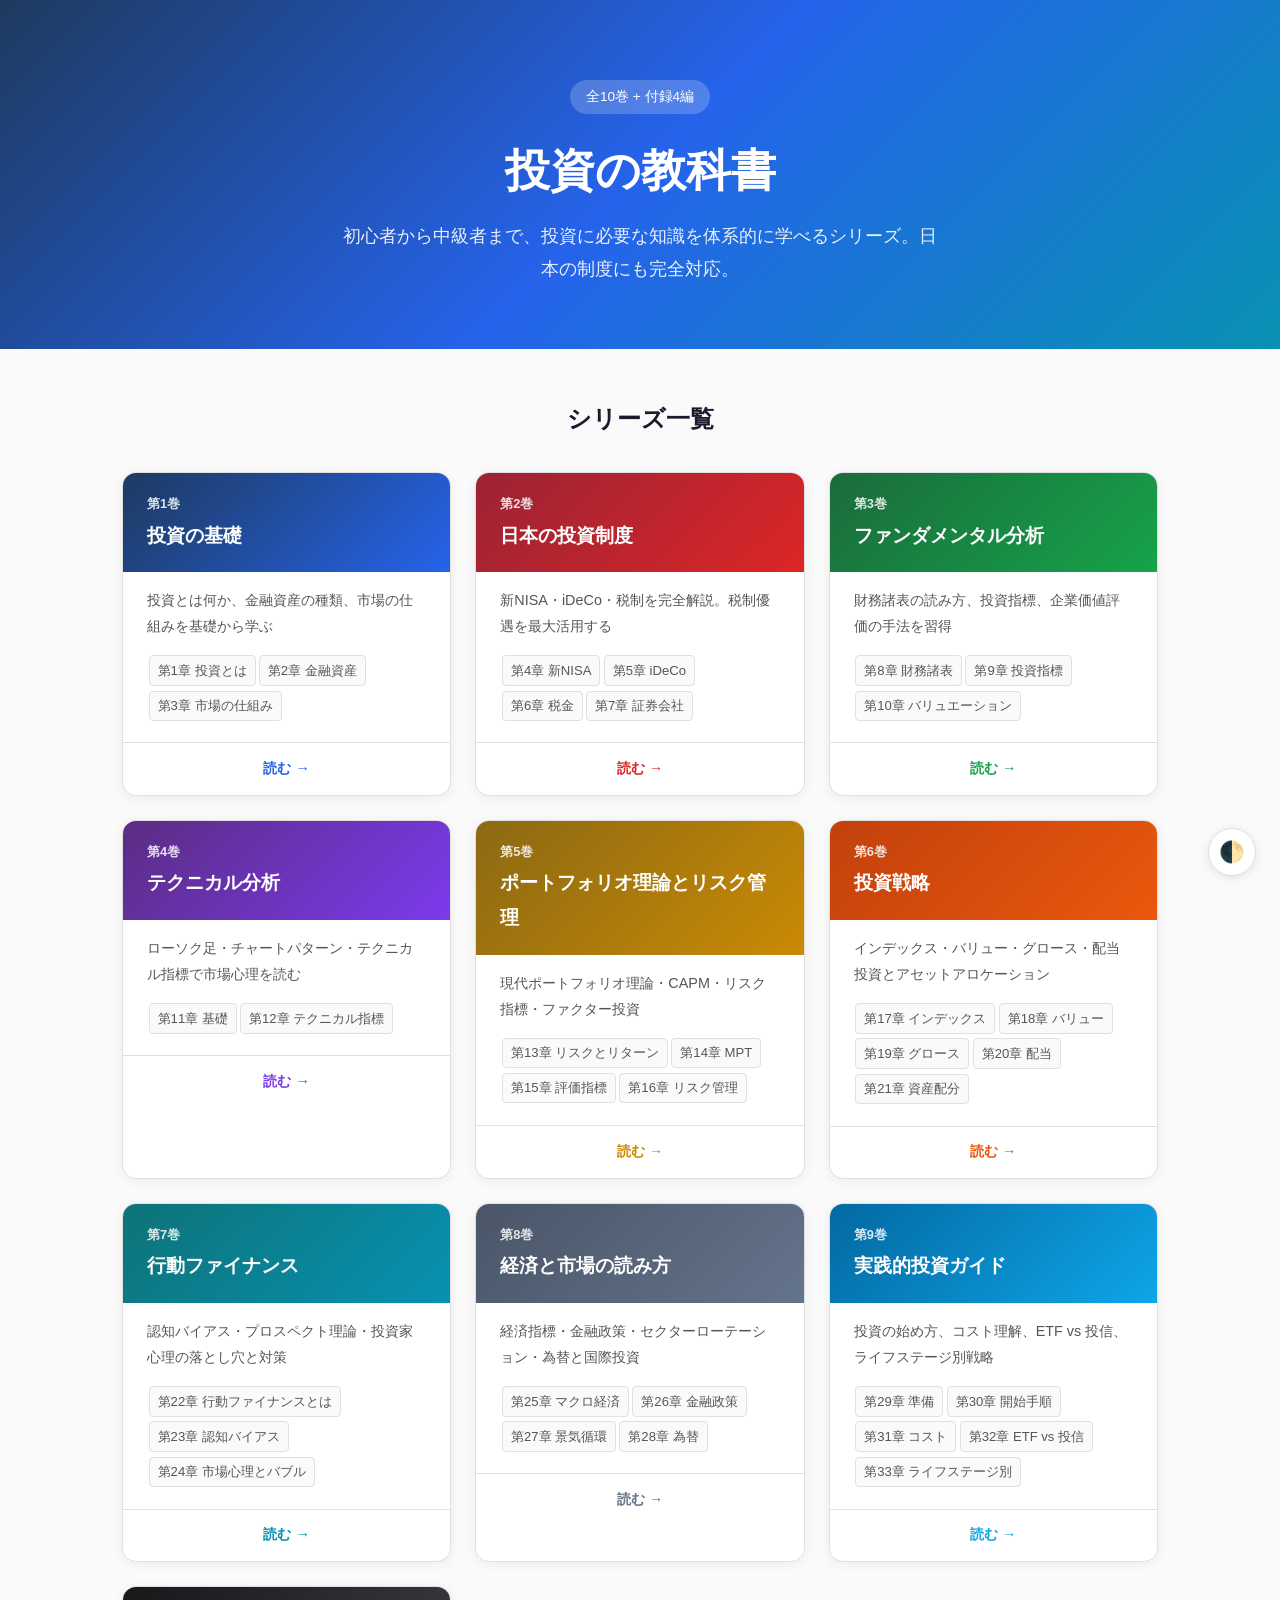
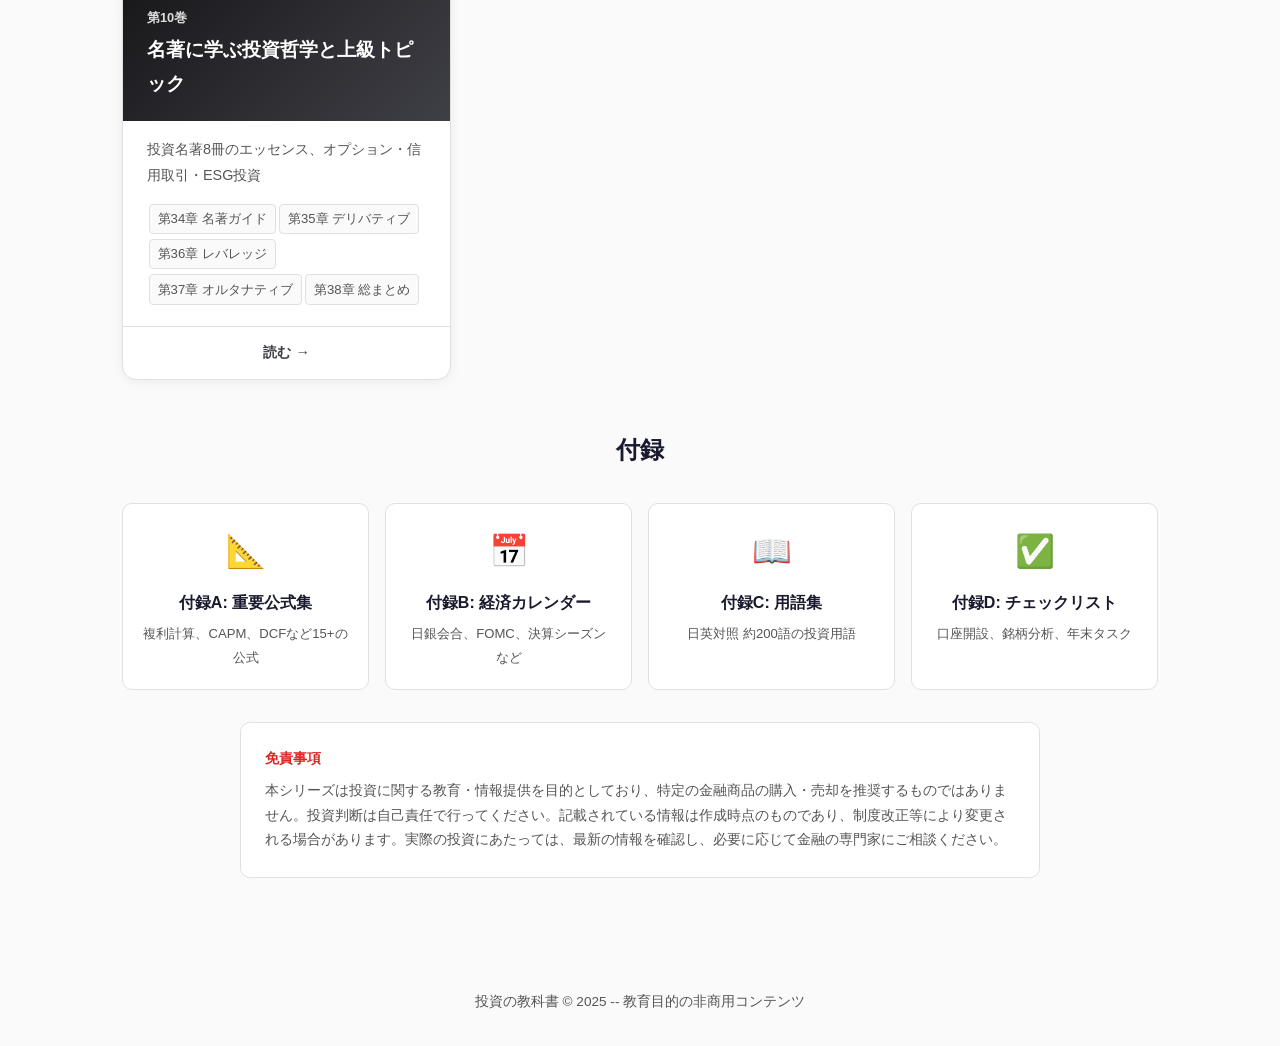
<file: books/index.html>
<!DOCTYPE html>
<html lang="ja">
<head>
<meta charset="UTF-8">
<meta name="viewport" content="width=device-width, initial-scale=1.0">
<title>投資の教科書 -- 全10巻シリーズ</title>
<style>
  *, *::before, *::after { box-sizing: border-box; margin: 0; padding: 0; }
  :root { --bg: #fafafa; --bg2: #ffffff; --text: #1a1a2e; --text2: #555; --border: #e0e0e0; }
  [data-theme="dark"] { --bg: #0f172a; --bg2: #1e293b; --text: #e2e8f0; --text2: #94a3b8; --border: #334155; }
  body { font-family: "Noto Sans JP","Yu Gothic",sans-serif; background: var(--bg); color: var(--text); line-height: 1.8; }
  a { text-decoration: none; color: inherit; }

  .hero {
    background: linear-gradient(135deg, #1e3a5f 0%, #2563eb 50%, #0891b2 100%);
    color: #fff; text-align: center; padding: 5rem 2rem 4rem;
  }
  .hero h1 { font-size: 2.8rem; font-weight: 800; margin-bottom: 0.5rem; }
  .hero p { font-size: 1.15rem; opacity: 0.9; max-width: 600px; margin: 0 auto; }
  .hero .badge { display: inline-block; background: rgba(255,255,255,0.2); padding: 0.3rem 1rem; border-radius: 20px; font-size: 0.85rem; margin-bottom: 1rem; }

  .container { max-width: 1100px; margin: 0 auto; padding: 3rem 2rem; }
  .section-title { font-size: 1.5rem; font-weight: 700; text-align: center; margin-bottom: 2rem; color: var(--text); }

  .grid { display: grid; grid-template-columns: repeat(auto-fill, minmax(300px, 1fr)); gap: 1.5rem; }
  .card {
    background: var(--bg2); border-radius: 14px; overflow: hidden;
    box-shadow: 0 2px 12px rgba(0,0,0,0.06); transition: transform 0.2s, box-shadow 0.2s;
    border: 1px solid var(--border);
  }
  .card:hover { transform: translateY(-4px); box-shadow: 0 8px 24px rgba(0,0,0,0.1); }
  .card-header { padding: 1.2rem 1.5rem; color: #fff; }
  .card-header .vol-num { font-size: 0.8rem; font-weight: 600; opacity: 0.85; }
  .card-header h3 { font-size: 1.2rem; font-weight: 700; margin-top: 0.2rem; }
  .card-body { padding: 1rem 1.5rem 1.2rem; }
  .card-body p { font-size: 0.9rem; color: var(--text2); margin-bottom: 0.8rem; }
  .card-chapters { font-size: 0.82rem; color: var(--text2); }
  .card-chapters span { display: inline-block; background: var(--bg); padding: 0.15rem 0.5rem; border-radius: 4px; margin: 0.15rem 0.1rem; border: 1px solid var(--border); }
  .card-link { display: block; padding: 0.8rem 1.5rem; text-align: center; font-weight: 600; font-size: 0.9rem; border-top: 1px solid var(--border); transition: background 0.2s; }
  .card-link:hover { background: var(--bg); }

  .appendix-grid { display: grid; grid-template-columns: repeat(auto-fill, minmax(220px, 1fr)); gap: 1rem; margin-top: 1rem; }
  .app-card { background: var(--bg2); border: 1px solid var(--border); border-radius: 10px; padding: 1.2rem; text-align: center; transition: transform 0.2s; }
  .app-card:hover { transform: translateY(-2px); }
  .app-card .icon { font-size: 2rem; margin-bottom: 0.5rem; }
  .app-card h4 { font-size: 1rem; margin-bottom: 0.3rem; }
  .app-card p { font-size: 0.82rem; color: var(--text2); }

  .disclaimer {
    max-width: 800px; margin: 2rem auto; padding: 1.5rem; background: var(--bg2);
    border: 1px solid var(--border); border-radius: 10px; font-size: 0.85rem; color: var(--text2);
  }
  .disclaimer h4 { color: #dc2626; margin-bottom: 0.5rem; }

  footer { text-align: center; padding: 2rem; font-size: 0.85rem; color: var(--text2); }

  .theme-btn { position: fixed; bottom: 1.5rem; right: 1.5rem; width: 48px; height: 48px; border-radius: 50%; border: 1px solid var(--border); background: var(--bg2); font-size: 1.3rem; cursor: pointer; box-shadow: 0 2px 8px rgba(0,0,0,0.1); z-index: 100; }

  @media (max-width: 600px) {
    .hero h1 { font-size: 1.8rem; }
    .hero { padding: 3rem 1rem 2.5rem; }
    .container { padding: 2rem 1rem; }
  }
</style>
</head>
<body>

<div class="hero">
  <div class="badge">全10巻 + 付録4編</div>
  <h1>投資の教科書</h1>
  <p>初心者から中級者まで、投資に必要な知識を体系的に学べるシリーズ。日本の制度にも完全対応。</p>
</div>

<div class="container">
  <h2 class="section-title">シリーズ一覧</h2>
  <div class="grid">

    <a href="vol01/index.html" class="card">
      <div class="card-header" style="background:linear-gradient(135deg,#1e3a5f,#2563eb)">
        <div class="vol-num">第1巻</div>
        <h3>投資の基礎</h3>
      </div>
      <div class="card-body">
        <p>投資とは何か、金融資産の種類、市場の仕組みを基礎から学ぶ</p>
        <div class="card-chapters"><span>第1章 投資とは</span><span>第2章 金融資産</span><span>第3章 市場の仕組み</span></div>
      </div>
      <div class="card-link" style="color:#2563eb">読む →</div>
    </a>

    <a href="vol02/index.html" class="card">
      <div class="card-header" style="background:linear-gradient(135deg,#9b2335,#dc2626)">
        <div class="vol-num">第2巻</div>
        <h3>日本の投資制度</h3>
      </div>
      <div class="card-body">
        <p>新NISA・iDeCo・税制を完全解説。税制優遇を最大活用する</p>
        <div class="card-chapters"><span>第4章 新NISA</span><span>第5章 iDeCo</span><span>第6章 税金</span><span>第7章 証券会社</span></div>
      </div>
      <div class="card-link" style="color:#dc2626">読む →</div>
    </a>

    <a href="vol03/index.html" class="card">
      <div class="card-header" style="background:linear-gradient(135deg,#1a6b3c,#16a34a)">
        <div class="vol-num">第3巻</div>
        <h3>ファンダメンタル分析</h3>
      </div>
      <div class="card-body">
        <p>財務諸表の読み方、投資指標、企業価値評価の手法を習得</p>
        <div class="card-chapters"><span>第8章 財務諸表</span><span>第9章 投資指標</span><span>第10章 バリュエーション</span></div>
      </div>
      <div class="card-link" style="color:#16a34a">読む →</div>
    </a>

    <a href="vol04/index.html" class="card">
      <div class="card-header" style="background:linear-gradient(135deg,#5b2c83,#7c3aed)">
        <div class="vol-num">第4巻</div>
        <h3>テクニカル分析</h3>
      </div>
      <div class="card-body">
        <p>ローソク足・チャートパターン・テクニカル指標で市場心理を読む</p>
        <div class="card-chapters"><span>第11章 基礎</span><span>第12章 テクニカル指標</span></div>
      </div>
      <div class="card-link" style="color:#7c3aed">読む →</div>
    </a>

    <a href="vol05/index.html" class="card">
      <div class="card-header" style="background:linear-gradient(135deg,#8b6914,#ca8a04)">
        <div class="vol-num">第5巻</div>
        <h3>ポートフォリオ理論とリスク管理</h3>
      </div>
      <div class="card-body">
        <p>現代ポートフォリオ理論・CAPM・リスク指標・ファクター投資</p>
        <div class="card-chapters"><span>第13章 リスクとリターン</span><span>第14章 MPT</span><span>第15章 評価指標</span><span>第16章 リスク管理</span></div>
      </div>
      <div class="card-link" style="color:#ca8a04">読む →</div>
    </a>

    <a href="vol06/index.html" class="card">
      <div class="card-header" style="background:linear-gradient(135deg,#c2410c,#ea580c)">
        <div class="vol-num">第6巻</div>
        <h3>投資戦略</h3>
      </div>
      <div class="card-body">
        <p>インデックス・バリュー・グロース・配当投資とアセットアロケーション</p>
        <div class="card-chapters"><span>第17章 インデックス</span><span>第18章 バリュー</span><span>第19章 グロース</span><span>第20章 配当</span><span>第21章 資産配分</span></div>
      </div>
      <div class="card-link" style="color:#ea580c">読む →</div>
    </a>

    <a href="vol07/index.html" class="card">
      <div class="card-header" style="background:linear-gradient(135deg,#0d7377,#0891b2)">
        <div class="vol-num">第7巻</div>
        <h3>行動ファイナンス</h3>
      </div>
      <div class="card-body">
        <p>認知バイアス・プロスペクト理論・投資家心理の落とし穴と対策</p>
        <div class="card-chapters"><span>第22章 行動ファイナンスとは</span><span>第23章 認知バイアス</span><span>第24章 市場心理とバブル</span></div>
      </div>
      <div class="card-link" style="color:#0891b2">読む →</div>
    </a>

    <a href="vol08/index.html" class="card">
      <div class="card-header" style="background:linear-gradient(135deg,#4a5568,#64748b)">
        <div class="vol-num">第8巻</div>
        <h3>経済と市場の読み方</h3>
      </div>
      <div class="card-body">
        <p>経済指標・金融政策・セクターローテーション・為替と国際投資</p>
        <div class="card-chapters"><span>第25章 マクロ経済</span><span>第26章 金融政策</span><span>第27章 景気循環</span><span>第28章 為替</span></div>
      </div>
      <div class="card-link" style="color:#64748b">読む →</div>
    </a>

    <a href="vol09/index.html" class="card">
      <div class="card-header" style="background:linear-gradient(135deg,#0369a1,#0ea5e9)">
        <div class="vol-num">第9巻</div>
        <h3>実践的投資ガイド</h3>
      </div>
      <div class="card-body">
        <p>投資の始め方、コスト理解、ETF vs 投信、ライフステージ別戦略</p>
        <div class="card-chapters"><span>第29章 準備</span><span>第30章 開始手順</span><span>第31章 コスト</span><span>第32章 ETF vs 投信</span><span>第33章 ライフステージ別</span></div>
      </div>
      <div class="card-link" style="color:#0ea5e9">読む →</div>
    </a>

    <a href="vol10/index.html" class="card">
      <div class="card-header" style="background:linear-gradient(135deg,#18181b,#3f3f46)">
        <div class="vol-num">第10巻</div>
        <h3>名著に学ぶ投資哲学と上級トピック</h3>
      </div>
      <div class="card-body">
        <p>投資名著8冊のエッセンス、オプション・信用取引・ESG投資</p>
        <div class="card-chapters"><span>第34章 名著ガイド</span><span>第35章 デリバティブ</span><span>第36章 レバレッジ</span><span>第37章 オルタナティブ</span><span>第38章 総まとめ</span></div>
      </div>
      <div class="card-link" style="color:#3f3f46">読む →</div>
    </a>

  </div>

  <h2 class="section-title" style="margin-top:3rem">付録</h2>
  <div class="appendix-grid">
    <a href="appendix/formulas.html" class="app-card">
      <div class="icon">📐</div>
      <h4>付録A: 重要公式集</h4>
      <p>複利計算、CAPM、DCFなど15+の公式</p>
    </a>
    <a href="appendix/calendar.html" class="app-card">
      <div class="icon">📅</div>
      <h4>付録B: 経済カレンダー</h4>
      <p>日銀会合、FOMC、決算シーズンなど</p>
    </a>
    <a href="appendix/glossary.html" class="app-card">
      <div class="icon">📖</div>
      <h4>付録C: 用語集</h4>
      <p>日英対照 約200語の投資用語</p>
    </a>
    <a href="appendix/checklists.html" class="app-card">
      <div class="icon">✅</div>
      <h4>付録D: チェックリスト</h4>
      <p>口座開設、銘柄分析、年末タスク</p>
    </a>
  </div>

  <div class="disclaimer">
    <h4>免責事項</h4>
    <p>本シリーズは投資に関する教育・情報提供を目的としており、特定の金融商品の購入・売却を推奨するものではありません。投資判断は自己責任で行ってください。記載されている情報は作成時点のものであり、制度改正等により変更される場合があります。実際の投資にあたっては、最新の情報を確認し、必要に応じて金融の専門家にご相談ください。</p>
  </div>
</div>

<footer>投資の教科書 &copy; 2025 -- 教育目的の非商用コンテンツ</footer>

<button class="theme-btn" onclick="document.documentElement.setAttribute('data-theme', document.documentElement.getAttribute('data-theme')==='dark'?'light':'dark')">🌓</button>
</body>
</html>
</file>
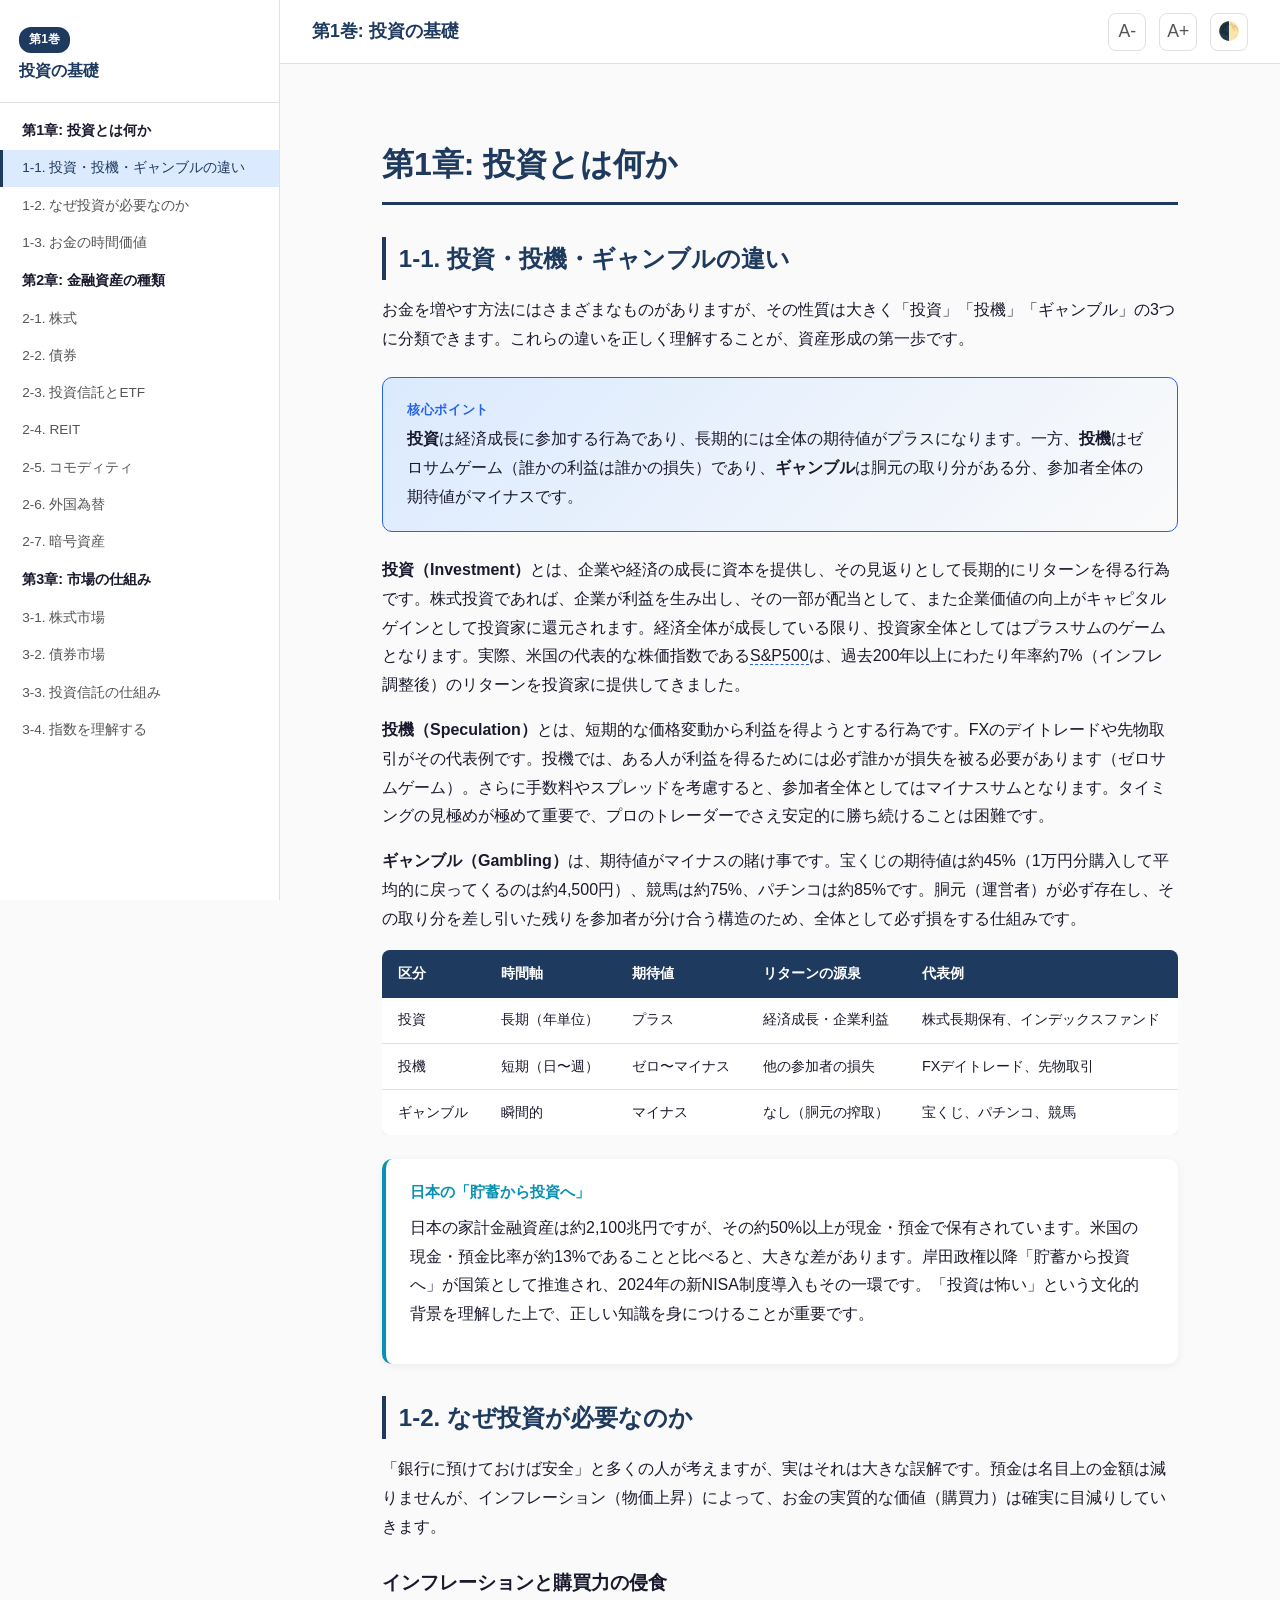
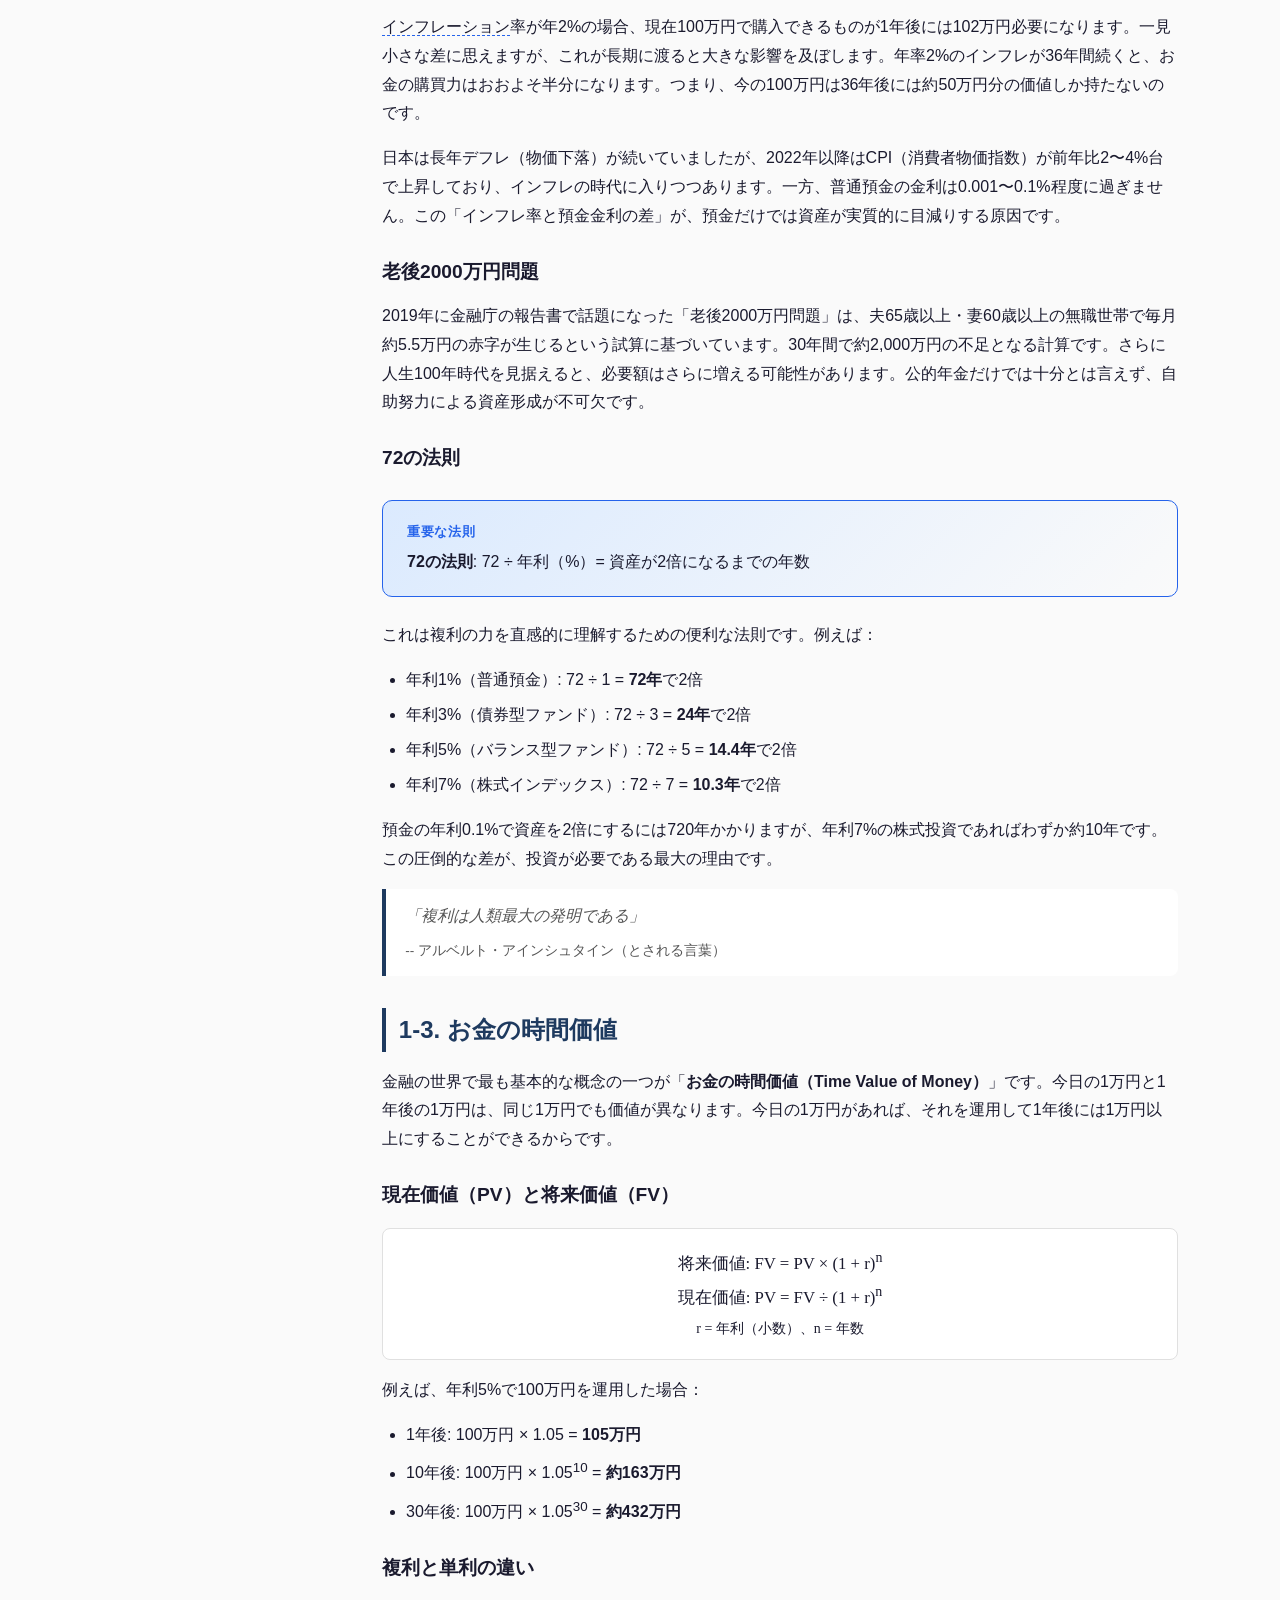
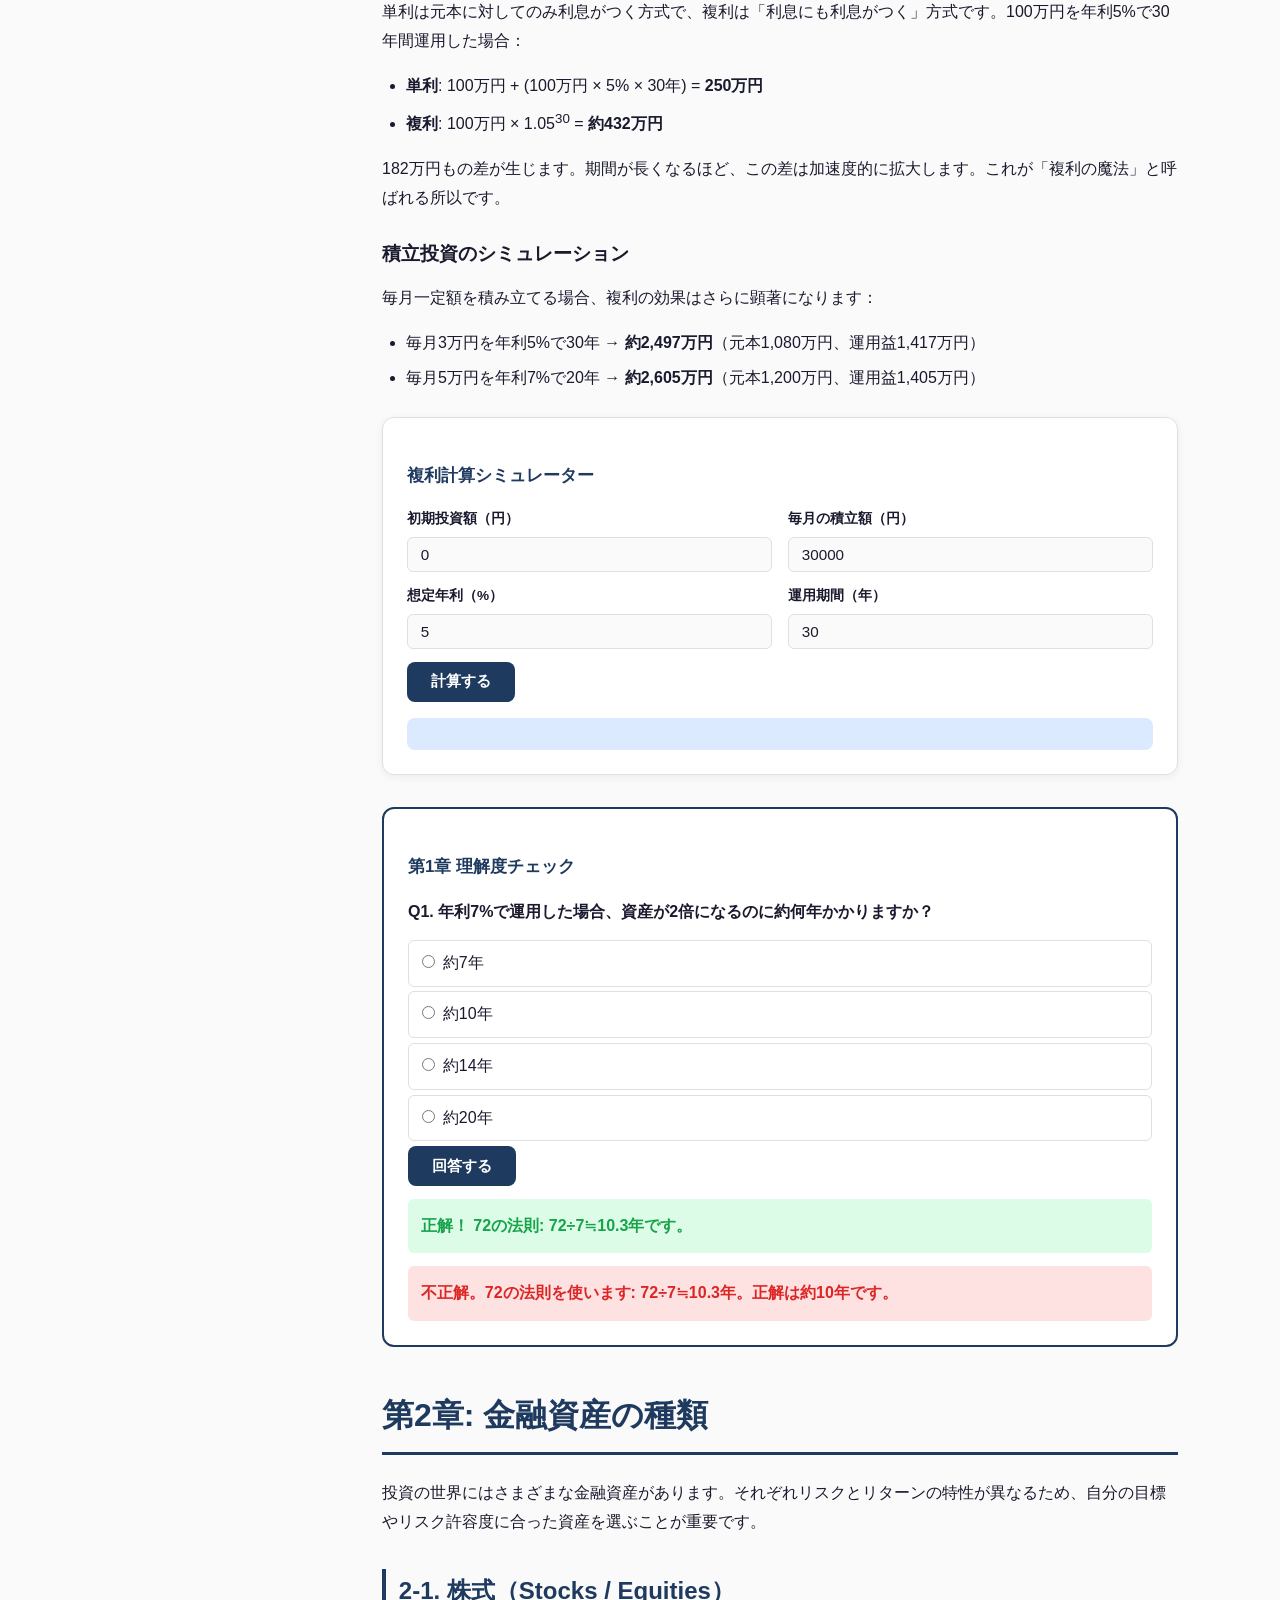
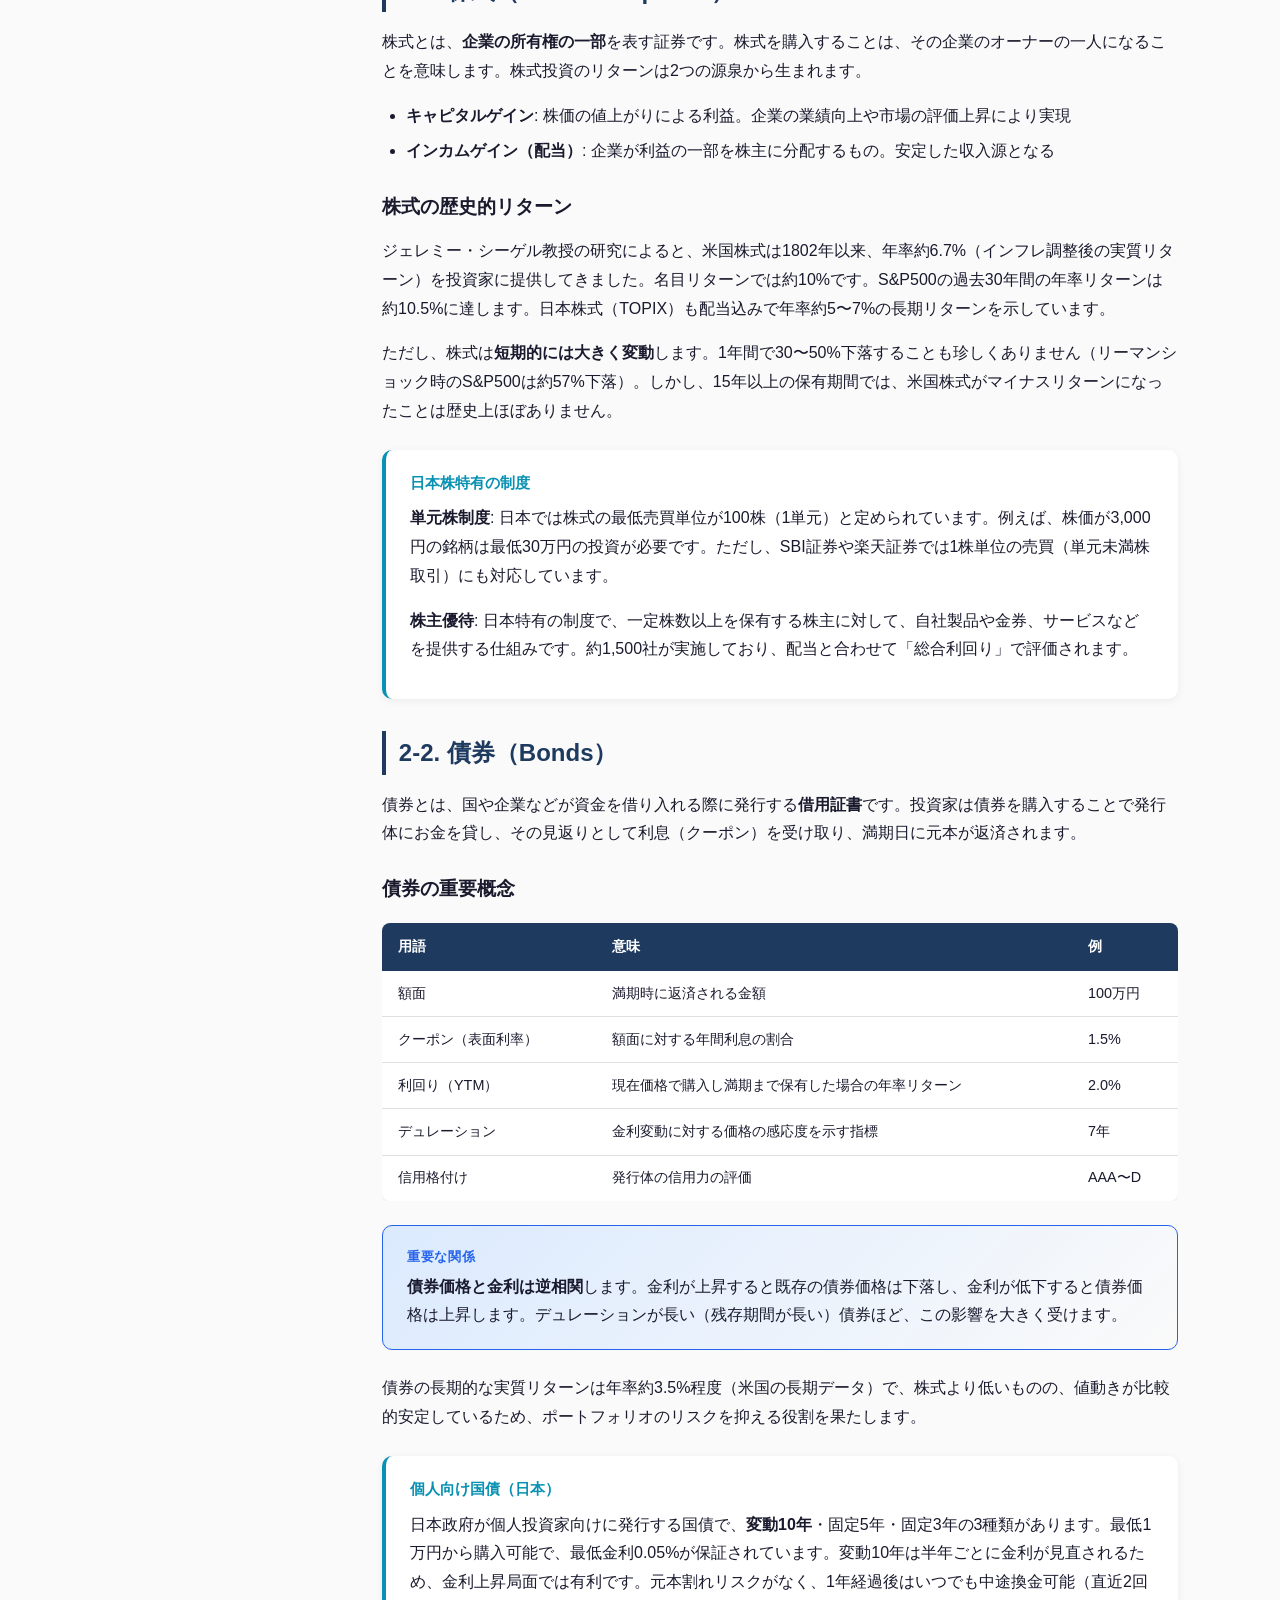
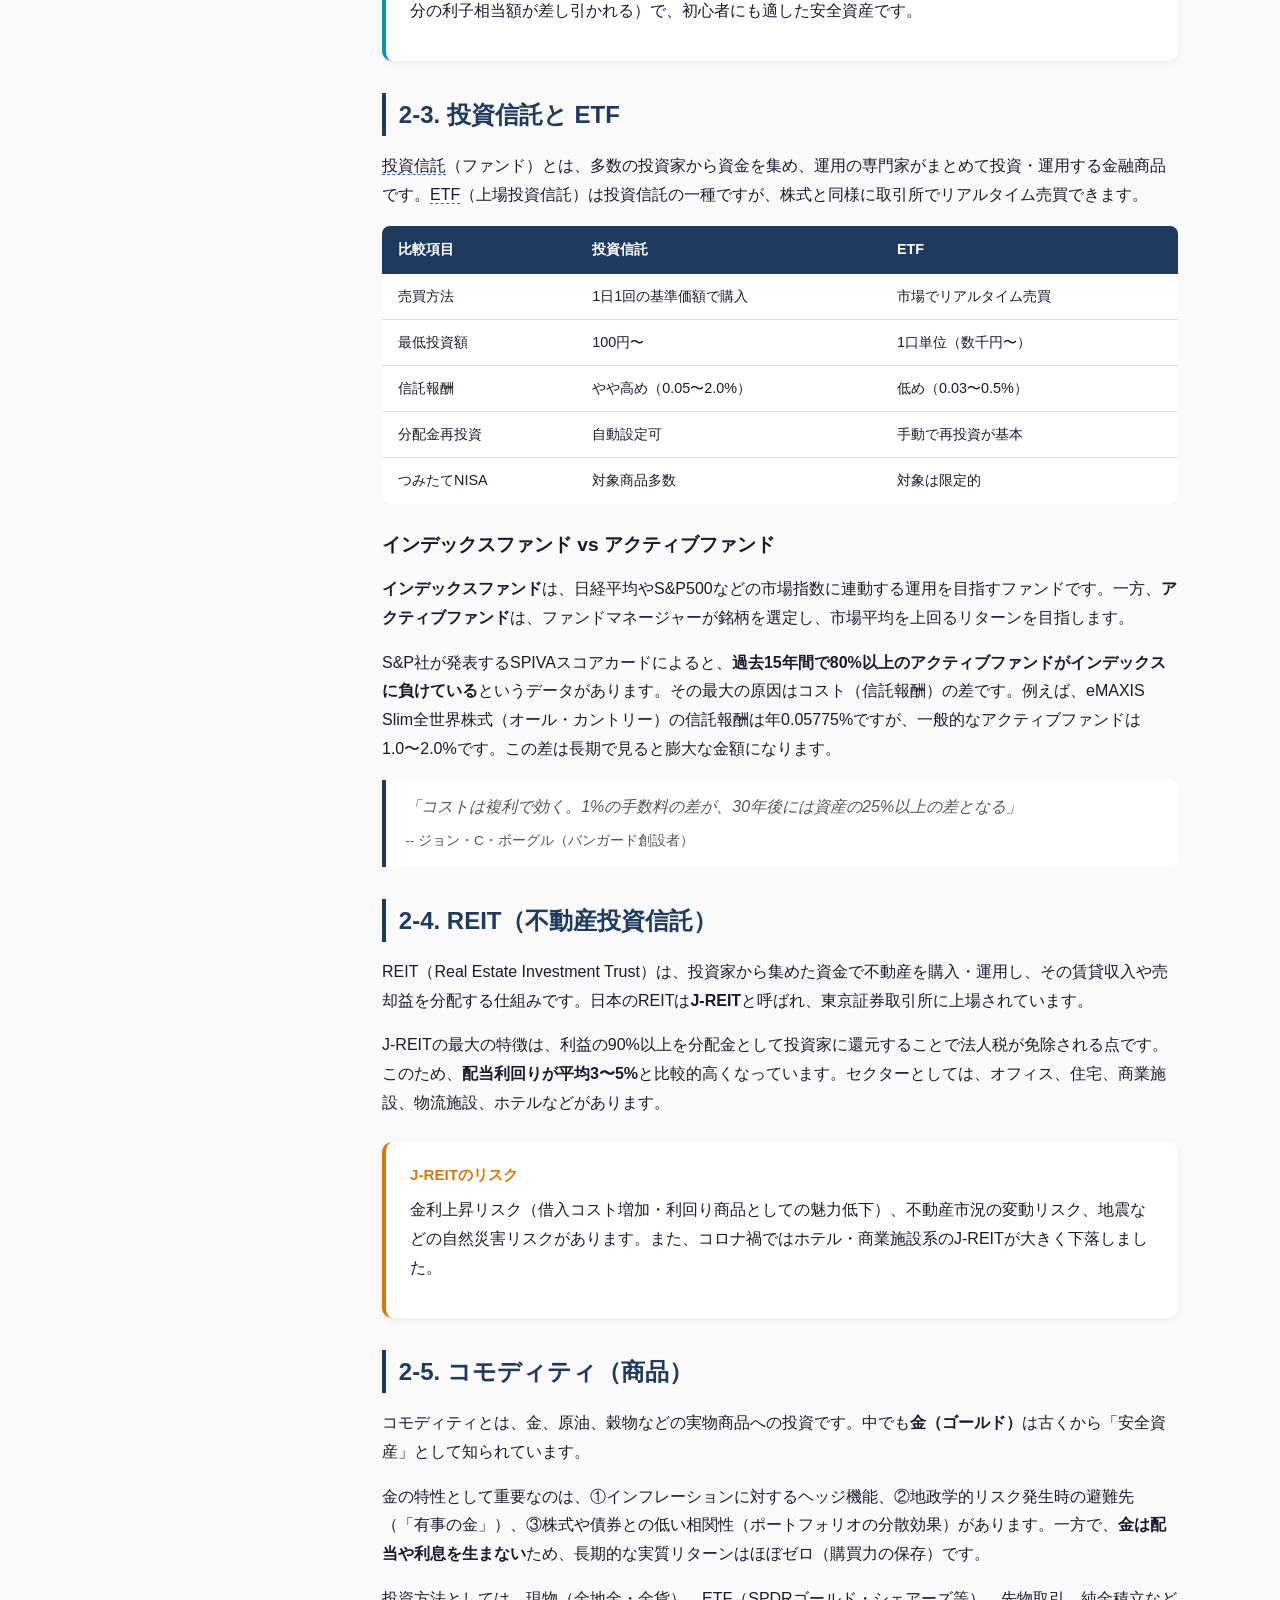
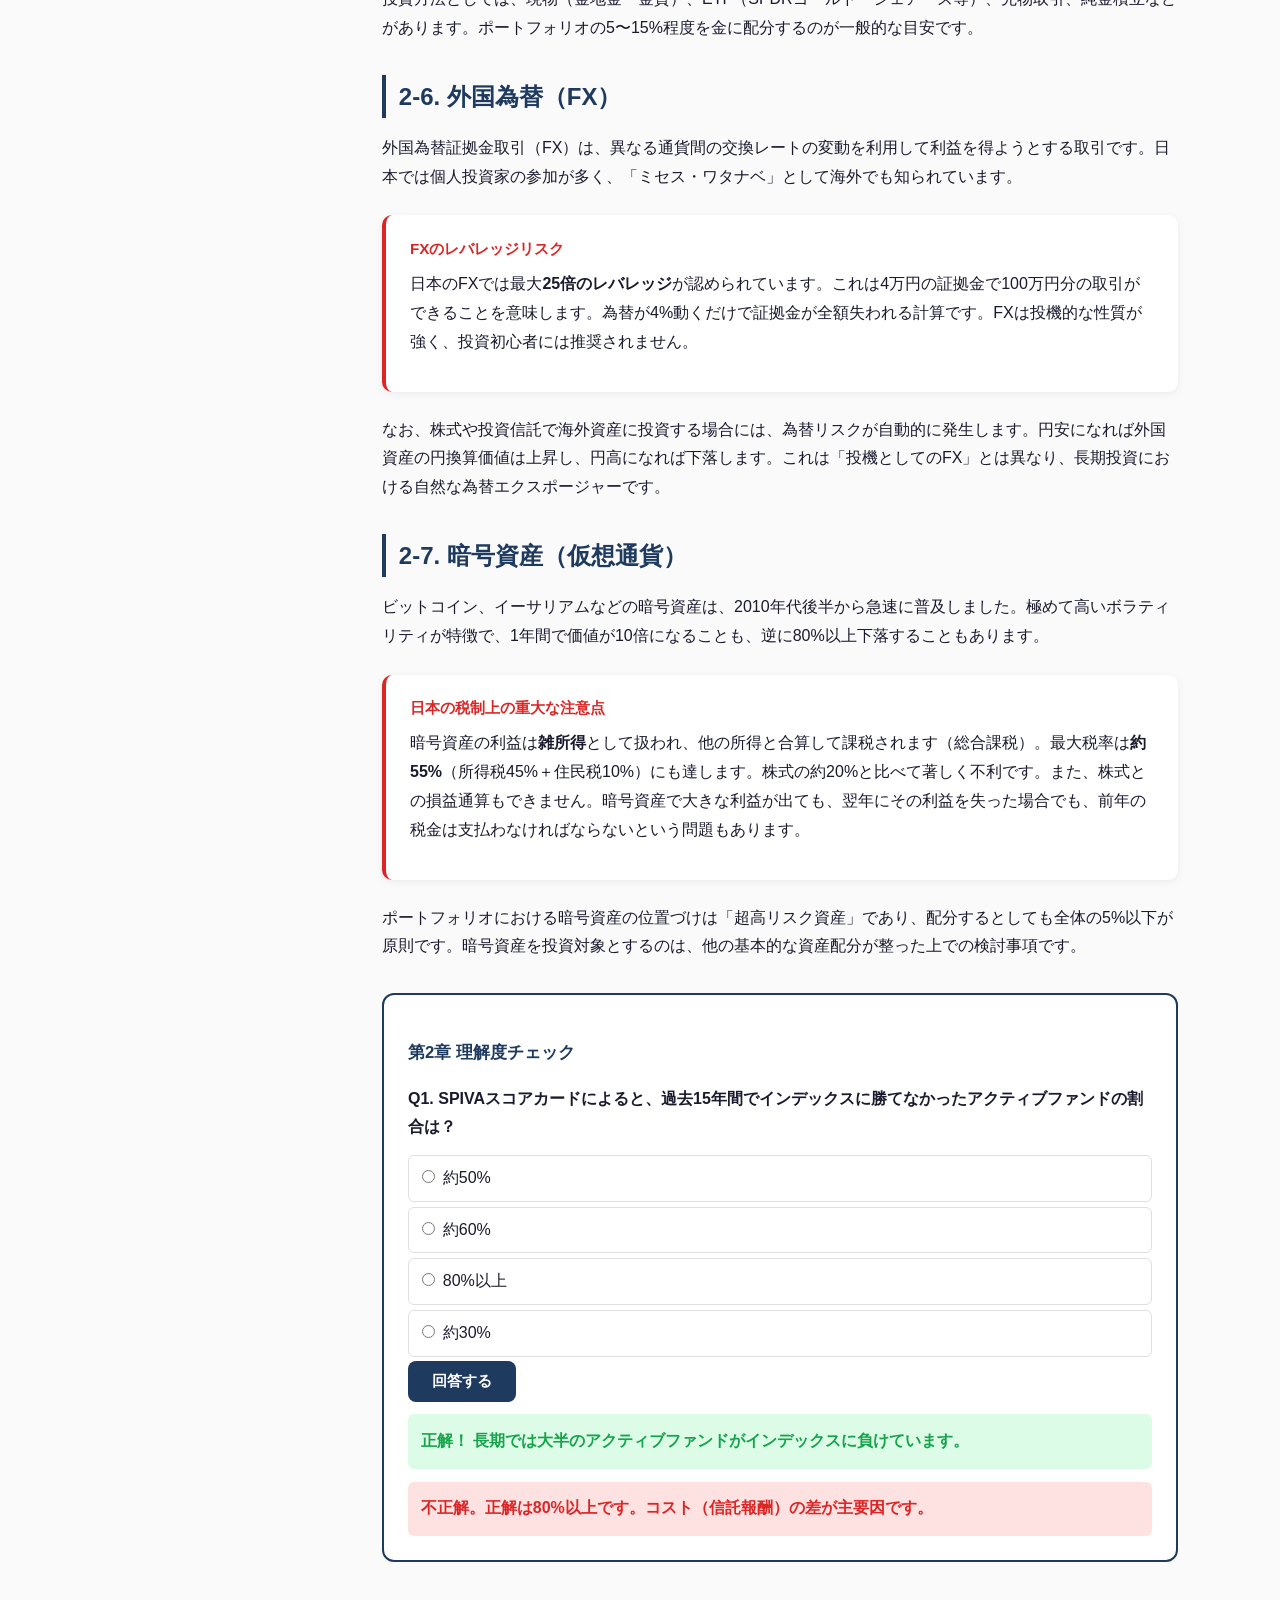
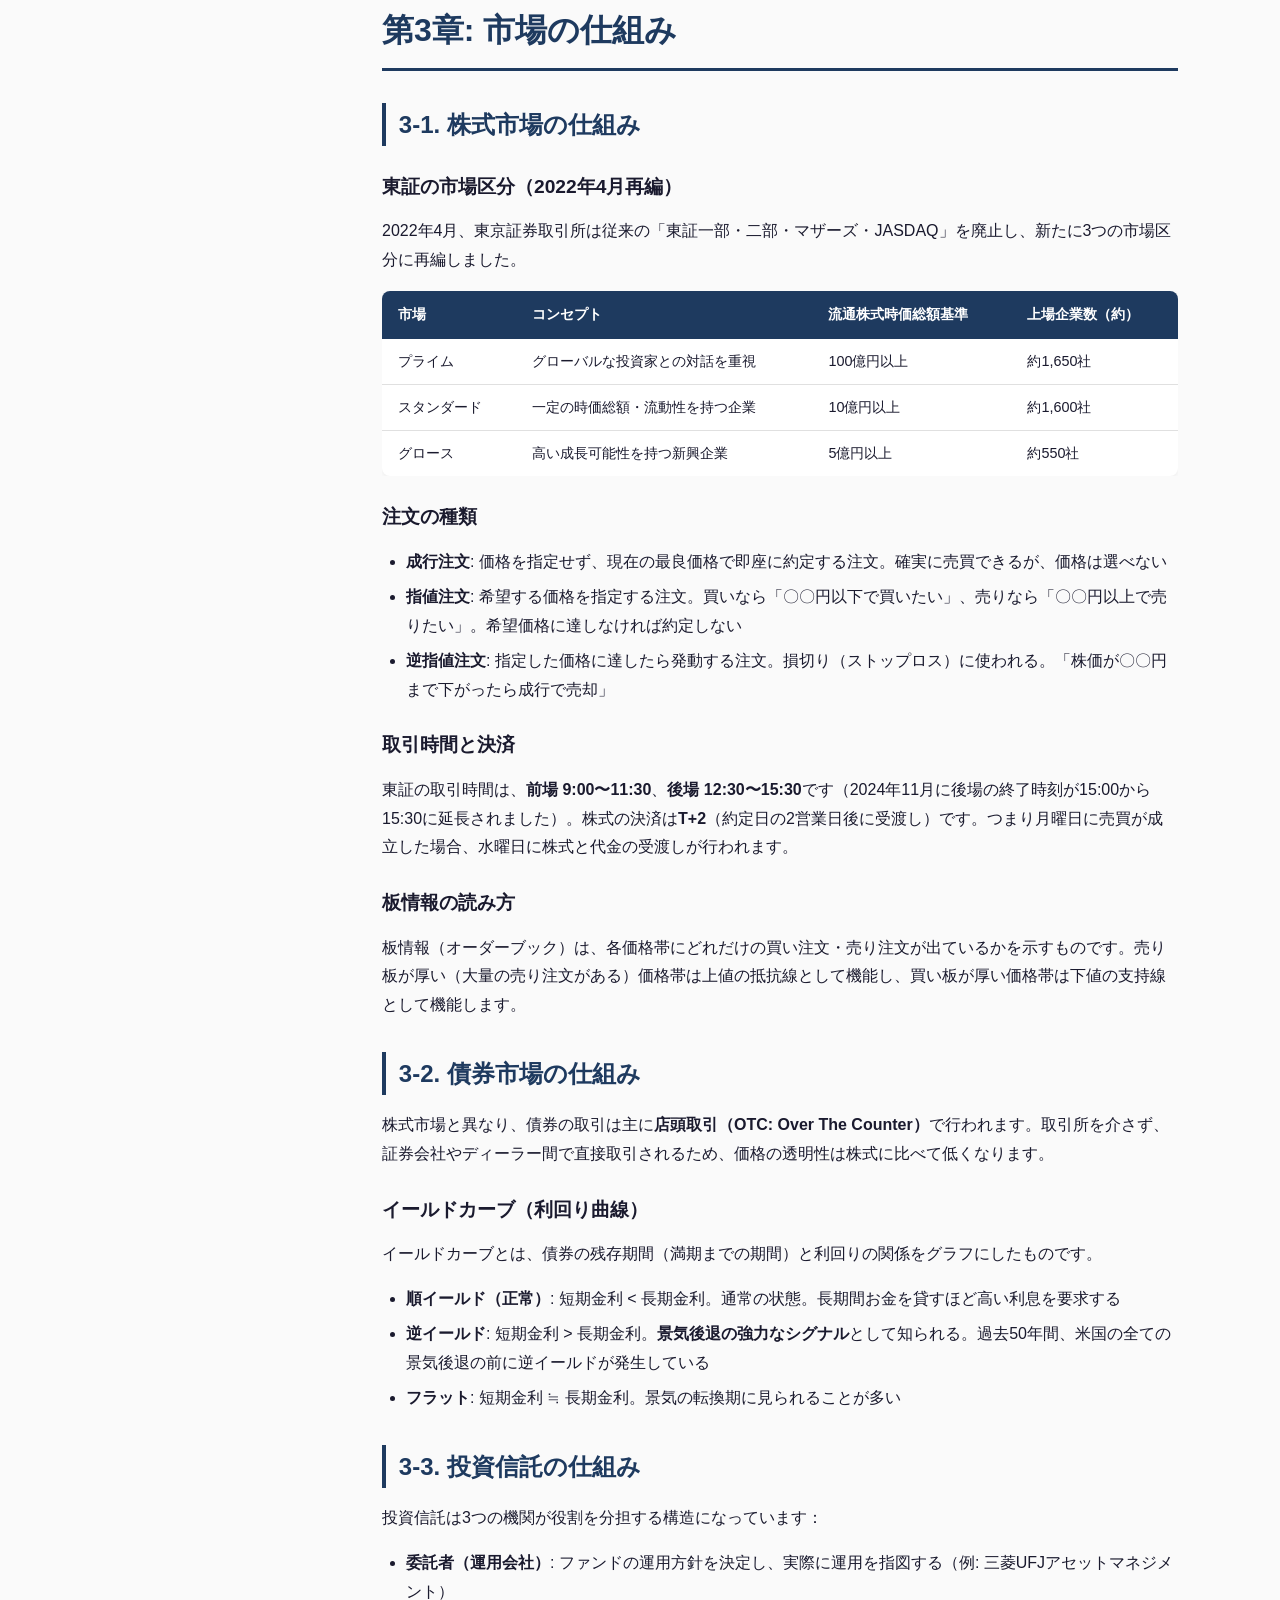
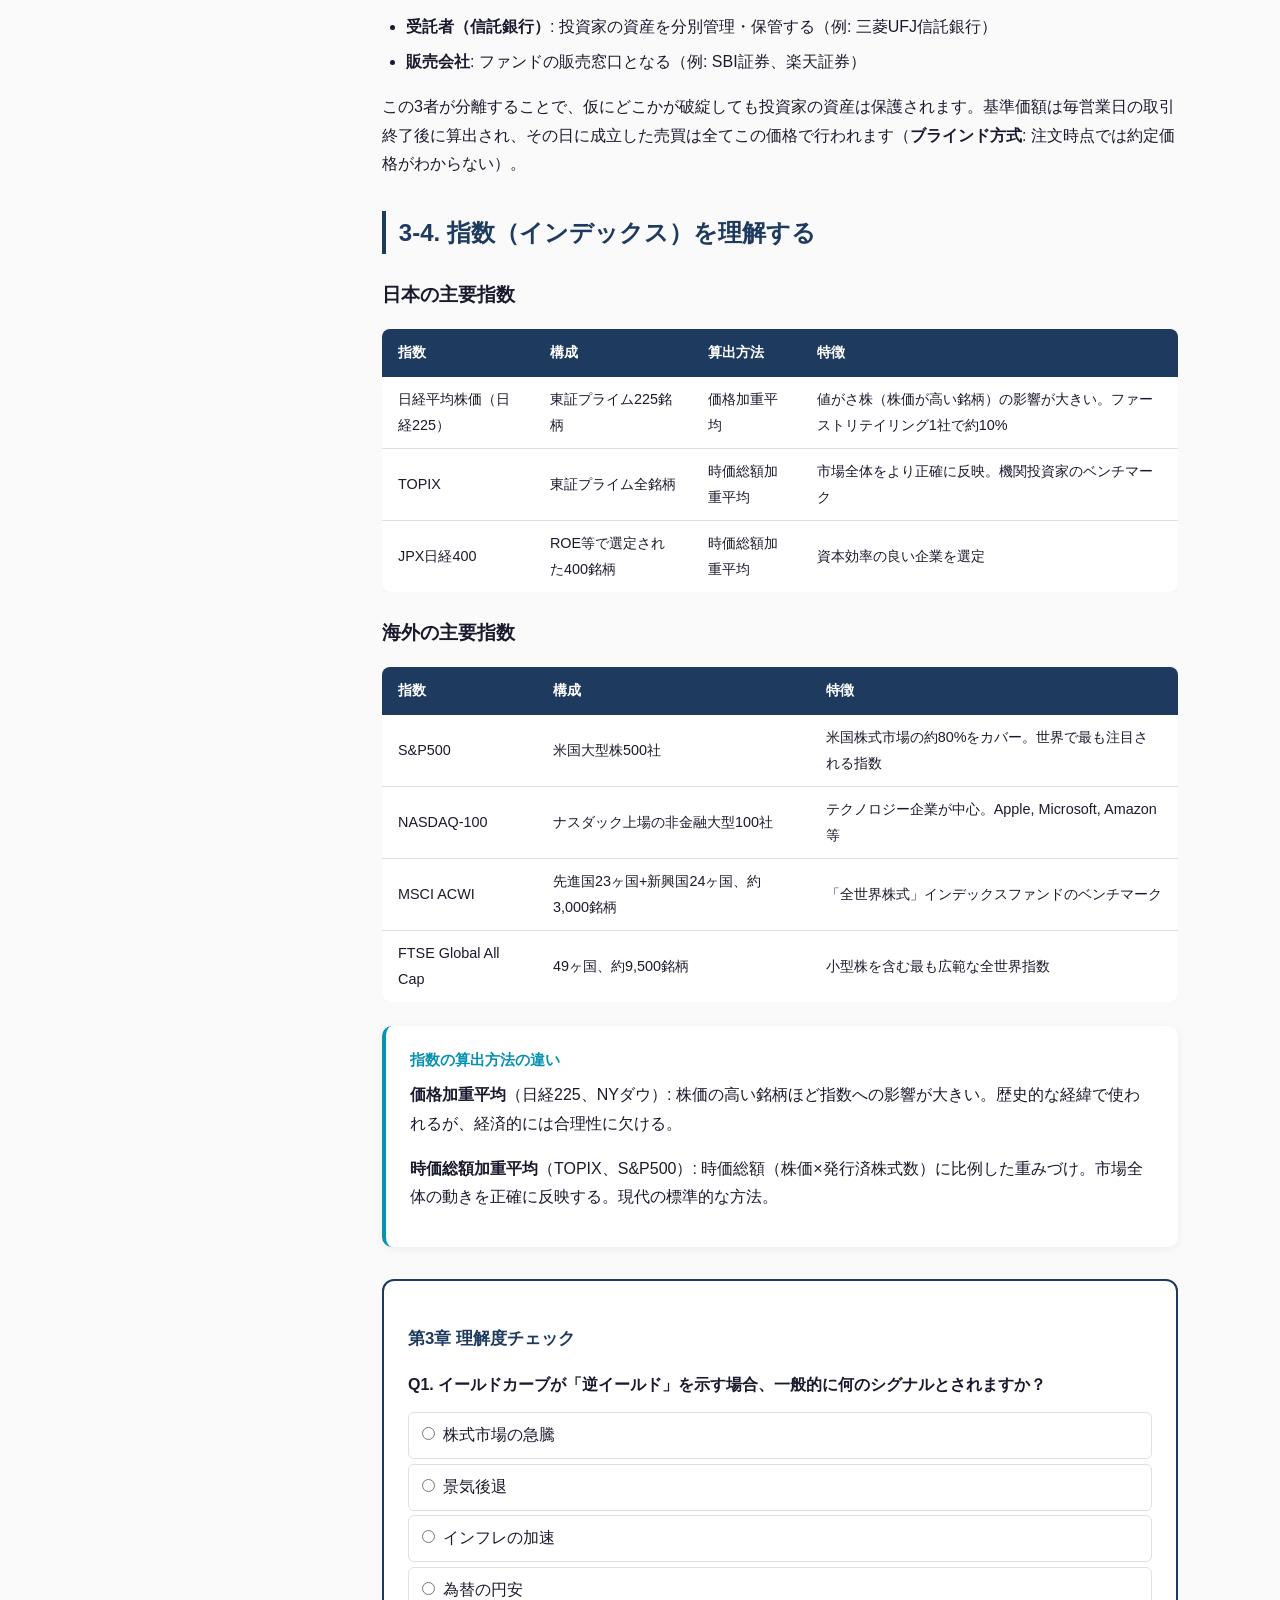
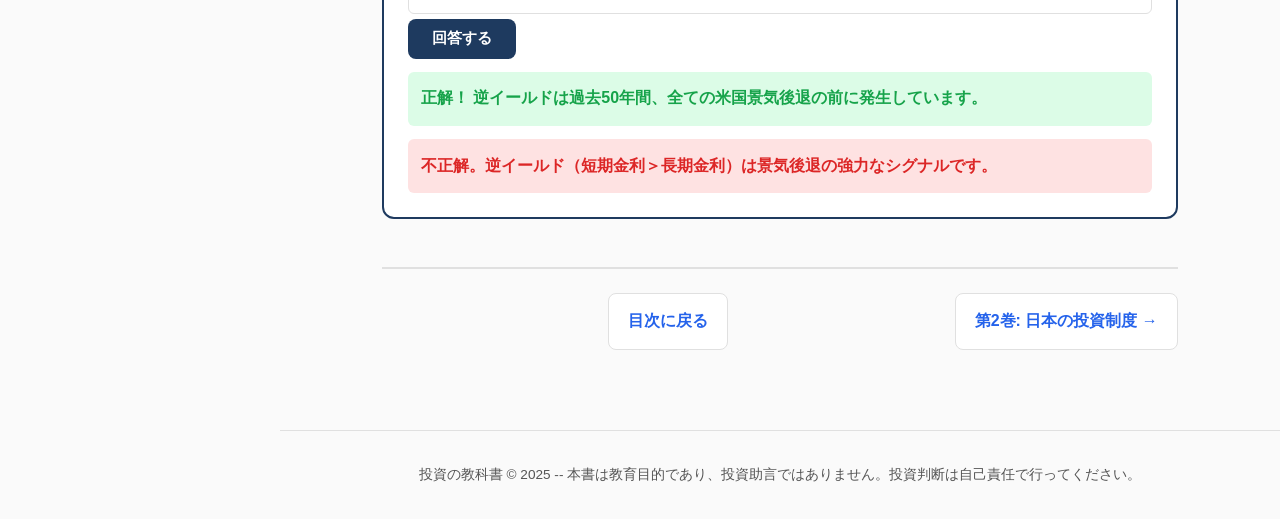
<file: books/vol01/index.html>
<!DOCTYPE html>
<html lang="ja">
<head>
<meta charset="UTF-8">
<meta name="viewport" content="width=device-width, initial-scale=1.0">
<title>第1巻: 投資の基礎 -- 投資の教科書</title>
<link rel="stylesheet" href="../css/style.css">
<style>:root { --vol-color: #1e3a5f; }</style>
</head>
<body>
<div class="page-wrapper">
<nav class="sidebar">
  <div class="sidebar-header">
    <div class="vol-badge">第1巻</div><br>投資の基礎
  </div>
  <ul class="sidebar-nav">
    <li class="chapter"><a href="#ch1">第1章: 投資とは何か</a></li>
    <li><a href="#sec1-1">1-1. 投資・投機・ギャンブルの違い</a></li>
    <li><a href="#sec1-2">1-2. なぜ投資が必要なのか</a></li>
    <li><a href="#sec1-3">1-3. お金の時間価値</a></li>
    <li class="chapter"><a href="#ch2">第2章: 金融資産の種類</a></li>
    <li><a href="#sec2-1">2-1. 株式</a></li>
    <li><a href="#sec2-2">2-2. 債券</a></li>
    <li><a href="#sec2-3">2-3. 投資信託とETF</a></li>
    <li><a href="#sec2-4">2-4. REIT</a></li>
    <li><a href="#sec2-5">2-5. コモディティ</a></li>
    <li><a href="#sec2-6">2-6. 外国為替</a></li>
    <li><a href="#sec2-7">2-7. 暗号資産</a></li>
    <li class="chapter"><a href="#ch3">第3章: 市場の仕組み</a></li>
    <li><a href="#sec3-1">3-1. 株式市場</a></li>
    <li><a href="#sec3-2">3-2. 債券市場</a></li>
    <li><a href="#sec3-3">3-3. 投資信託の仕組み</a></li>
    <li><a href="#sec3-4">3-4. 指数を理解する</a></li>
  </ul>
</nav>

<div class="main-content">
<header class="top-header">
  <button class="btn-icon menu-toggle" onclick="toggleSidebar()">☰</button>
  <span class="vol-title">第1巻: 投資の基礎</span>
  <div class="header-actions">
    <button class="btn-icon" onclick="changeFontSize(-1)">A-</button>
    <button class="btn-icon" onclick="changeFontSize(1)">A+</button>
    <button class="btn-icon" onclick="toggleTheme()">🌓</button>
  </div>
</header>
<div class="chapter-progress"><div class="bar"></div></div>

<div class="content-area">

<!-- ==================== 第1章 ==================== -->
<h1 id="ch1">第1章: 投資とは何か</h1>

<h2 id="sec1-1">1-1. 投資・投機・ギャンブルの違い</h2>

<p>お金を増やす方法にはさまざまなものがありますが、その性質は大きく「投資」「投機」「ギャンブル」の3つに分類できます。これらの違いを正しく理解することが、資産形成の第一歩です。</p>

<div class="key-point">
  <div class="kp-label">核心ポイント</div>
  <strong>投資</strong>は経済成長に参加する行為であり、長期的には全体の期待値がプラスになります。一方、<strong>投機</strong>はゼロサムゲーム（誰かの利益は誰かの損失）であり、<strong>ギャンブル</strong>は胴元の取り分がある分、参加者全体の期待値がマイナスです。
</div>

<p><strong>投資（Investment）</strong>とは、企業や経済の成長に資本を提供し、その見返りとして長期的にリターンを得る行為です。株式投資であれば、企業が利益を生み出し、その一部が配当として、また企業価値の向上がキャピタルゲインとして投資家に還元されます。経済全体が成長している限り、投資家全体としてはプラスサムのゲームとなります。実際、米国の代表的な株価指数である<span class="tooltip">S&amp;P500<span class="tooltip-text">米国の大型株500社で構成される株価指数。米国株式市場の約80%の時価総額をカバーする</span></span>は、過去200年以上にわたり年率約7%（インフレ調整後）のリターンを投資家に提供してきました。</p>

<p><strong>投機（Speculation）</strong>とは、短期的な価格変動から利益を得ようとする行為です。FXのデイトレードや先物取引がその代表例です。投機では、ある人が利益を得るためには必ず誰かが損失を被る必要があります（ゼロサムゲーム）。さらに手数料やスプレッドを考慮すると、参加者全体としてはマイナスサムとなります。タイミングの見極めが極めて重要で、プロのトレーダーでさえ安定的に勝ち続けることは困難です。</p>

<p><strong>ギャンブル（Gambling）</strong>は、期待値がマイナスの賭け事です。宝くじの期待値は約45%（1万円分購入して平均的に戻ってくるのは約4,500円）、競馬は約75%、パチンコは約85%です。胴元（運営者）が必ず存在し、その取り分を差し引いた残りを参加者が分け合う構造のため、全体として必ず損をする仕組みです。</p>

<div class="table-wrap">
<table>
  <tr><th>区分</th><th>時間軸</th><th>期待値</th><th>リターンの源泉</th><th>代表例</th></tr>
  <tr><td>投資</td><td>長期（年単位）</td><td>プラス</td><td>経済成長・企業利益</td><td>株式長期保有、インデックスファンド</td></tr>
  <tr><td>投機</td><td>短期（日〜週）</td><td>ゼロ〜マイナス</td><td>他の参加者の損失</td><td>FXデイトレード、先物取引</td></tr>
  <tr><td>ギャンブル</td><td>瞬間的</td><td>マイナス</td><td>なし（胴元の搾取）</td><td>宝くじ、パチンコ、競馬</td></tr>
</table>
</div>

<div class="box box-info">
  <div class="box-title">日本の「貯蓄から投資へ」</div>
  <p>日本の家計金融資産は約2,100兆円ですが、その約50%以上が現金・預金で保有されています。米国の現金・預金比率が約13%であることと比べると、大きな差があります。岸田政権以降「貯蓄から投資へ」が国策として推進され、2024年の新NISA制度導入もその一環です。「投資は怖い」という文化的背景を理解した上で、正しい知識を身につけることが重要です。</p>
</div>

<h2 id="sec1-2">1-2. なぜ投資が必要なのか</h2>

<p>「銀行に預けておけば安全」と多くの人が考えますが、実はそれは大きな誤解です。預金は名目上の金額は減りませんが、インフレーション（物価上昇）によって、お金の実質的な価値（購買力）は確実に目減りしていきます。</p>

<h3>インフレーションと購買力の侵食</h3>

<p><span class="tooltip">インフレーション<span class="tooltip-text">物価が持続的に上昇し、お金の価値が相対的に下がる現象。日銀は年2%のインフレ目標を掲げている</span></span>率が年2%の場合、現在100万円で購入できるものが1年後には102万円必要になります。一見小さな差に思えますが、これが長期に渡ると大きな影響を及ぼします。年率2%のインフレが36年間続くと、お金の購買力はおおよそ半分になります。つまり、今の100万円は36年後には約50万円分の価値しか持たないのです。</p>

<p>日本は長年デフレ（物価下落）が続いていましたが、2022年以降はCPI（消費者物価指数）が前年比2〜4%台で上昇しており、インフレの時代に入りつつあります。一方、普通預金の金利は0.001〜0.1%程度に過ぎません。この「インフレ率と預金金利の差」が、預金だけでは資産が実質的に目減りする原因です。</p>

<h3>老後2000万円問題</h3>

<p>2019年に金融庁の報告書で話題になった「老後2000万円問題」は、夫65歳以上・妻60歳以上の無職世帯で毎月約5.5万円の赤字が生じるという試算に基づいています。30年間で約2,000万円の不足となる計算です。さらに人生100年時代を見据えると、必要額はさらに増える可能性があります。公的年金だけでは十分とは言えず、自助努力による資産形成が不可欠です。</p>

<h3>72の法則</h3>

<div class="key-point">
  <div class="kp-label">重要な法則</div>
  <strong>72の法則</strong>: 72 ÷ 年利（%）= 資産が2倍になるまでの年数
</div>

<p>これは複利の力を直感的に理解するための便利な法則です。例えば：</p>
<ul>
  <li>年利1%（普通預金）: 72 ÷ 1 = <strong>72年</strong>で2倍</li>
  <li>年利3%（債券型ファンド）: 72 ÷ 3 = <strong>24年</strong>で2倍</li>
  <li>年利5%（バランス型ファンド）: 72 ÷ 5 = <strong>14.4年</strong>で2倍</li>
  <li>年利7%（株式インデックス）: 72 ÷ 7 = <strong>10.3年</strong>で2倍</li>
</ul>

<p>預金の年利0.1%で資産を2倍にするには720年かかりますが、年利7%の株式投資であればわずか約10年です。この圧倒的な差が、投資が必要である最大の理由です。</p>

<blockquote>
  「複利は人類最大の発明である」
  <cite>-- アルベルト・アインシュタイン（とされる言葉）</cite>
</blockquote>

<h2 id="sec1-3">1-3. お金の時間価値</h2>

<p>金融の世界で最も基本的な概念の一つが「<strong>お金の時間価値（Time Value of Money）</strong>」です。今日の1万円と1年後の1万円は、同じ1万円でも価値が異なります。今日の1万円があれば、それを運用して1年後には1万円以上にすることができるからです。</p>

<h3>現在価値（PV）と将来価値（FV）</h3>

<div class="formula">
  将来価値: FV = PV × (1 + r)<sup>n</sup><br>
  現在価値: PV = FV ÷ (1 + r)<sup>n</sup><br>
  <small>r = 年利（小数）、n = 年数</small>
</div>

<p>例えば、年利5%で100万円を運用した場合：</p>
<ul>
  <li>1年後: 100万円 × 1.05 = <strong>105万円</strong></li>
  <li>10年後: 100万円 × 1.05<sup>10</sup> = <strong>約163万円</strong></li>
  <li>30年後: 100万円 × 1.05<sup>30</sup> = <strong>約432万円</strong></li>
</ul>

<h3>複利と単利の違い</h3>

<p>単利は元本に対してのみ利息がつく方式で、複利は「利息にも利息がつく」方式です。100万円を年利5%で30年間運用した場合：</p>
<ul>
  <li><strong>単利</strong>: 100万円 + (100万円 × 5% × 30年) = <strong>250万円</strong></li>
  <li><strong>複利</strong>: 100万円 × 1.05<sup>30</sup> = <strong>約432万円</strong></li>
</ul>
<p>182万円もの差が生じます。期間が長くなるほど、この差は加速度的に拡大します。これが「複利の魔法」と呼ばれる所以です。</p>

<h3>積立投資のシミュレーション</h3>

<p>毎月一定額を積み立てる場合、複利の効果はさらに顕著になります：</p>
<ul>
  <li>毎月3万円を年利5%で30年 → <strong>約2,497万円</strong>（元本1,080万円、運用益1,417万円）</li>
  <li>毎月5万円を年利7%で20年 → <strong>約2,605万円</strong>（元本1,200万円、運用益1,405万円）</li>
</ul>

<div class="calculator">
  <h4>複利計算シミュレーター</h4>
  <div class="calc-row">
    <div class="calc-field">
      <label>初期投資額（円）</label>
      <input type="number" id="calc-principal" value="0">
    </div>
    <div class="calc-field">
      <label>毎月の積立額（円）</label>
      <input type="number" id="calc-monthly" value="30000">
    </div>
  </div>
  <div class="calc-row">
    <div class="calc-field">
      <label>想定年利（%）</label>
      <input type="number" id="calc-rate" value="5" step="0.1">
    </div>
    <div class="calc-field">
      <label>運用期間（年）</label>
      <input type="number" id="calc-years" value="30">
    </div>
  </div>
  <button class="calc-btn" onclick="calcCompound()">計算する</button>
  <div class="calc-result" id="calc-compound-result"></div>
</div>

<!-- 第1章クイズ -->
<div class="quiz" id="quiz1">
  <h4>第1章 理解度チェック</h4>
  <div class="quiz-q">Q1. 年利7%で運用した場合、資産が2倍になるのに約何年かかりますか？</div>
  <div class="quiz-options">
    <label><input type="radio" name="q1" value="a">約7年</label>
    <label><input type="radio" name="q1" value="b" data-correct="true">約10年</label>
    <label><input type="radio" name="q1" value="c">約14年</label>
    <label><input type="radio" name="q1" value="d">約20年</label>
  </div>
  <button class="calc-btn" onclick="checkQuiz('quiz1')">回答する</button>
  <div class="quiz-feedback correct">正解！ 72の法則: 72÷7≒10.3年です。</div>
  <div class="quiz-feedback wrong">不正解。72の法則を使います: 72÷7≒10.3年。正解は約10年です。</div>
</div>

<!-- ==================== 第2章 ==================== -->
<h1 id="ch2">第2章: 金融資産の種類</h1>

<p>投資の世界にはさまざまな金融資産があります。それぞれリスクとリターンの特性が異なるため、自分の目標やリスク許容度に合った資産を選ぶことが重要です。</p>

<h2 id="sec2-1">2-1. 株式（Stocks / Equities）</h2>

<p>株式とは、<strong>企業の所有権の一部</strong>を表す証券です。株式を購入することは、その企業のオーナーの一人になることを意味します。株式投資のリターンは2つの源泉から生まれます。</p>

<ul>
  <li><strong>キャピタルゲイン</strong>: 株価の値上がりによる利益。企業の業績向上や市場の評価上昇により実現</li>
  <li><strong>インカムゲイン（配当）</strong>: 企業が利益の一部を株主に分配するもの。安定した収入源となる</li>
</ul>

<h3>株式の歴史的リターン</h3>

<p>ジェレミー・シーゲル教授の研究によると、米国株式は1802年以来、年率約6.7%（インフレ調整後の実質リターン）を投資家に提供してきました。名目リターンでは約10%です。S&amp;P500の過去30年間の年率リターンは約10.5%に達します。日本株式（TOPIX）も配当込みで年率約5〜7%の長期リターンを示しています。</p>

<p>ただし、株式は<strong>短期的には大きく変動</strong>します。1年間で30〜50%下落することも珍しくありません（リーマンショック時のS&amp;P500は約57%下落）。しかし、15年以上の保有期間では、米国株式がマイナスリターンになったことは歴史上ほぼありません。</p>

<div class="box box-info">
  <div class="box-title">日本株特有の制度</div>
  <p><strong>単元株制度</strong>: 日本では株式の最低売買単位が100株（1単元）と定められています。例えば、株価が3,000円の銘柄は最低30万円の投資が必要です。ただし、SBI証券や楽天証券では1株単位の売買（単元未満株取引）にも対応しています。</p>
  <p><strong>株主優待</strong>: 日本特有の制度で、一定株数以上を保有する株主に対して、自社製品や金券、サービスなどを提供する仕組みです。約1,500社が実施しており、配当と合わせて「総合利回り」で評価されます。</p>
</div>

<h2 id="sec2-2">2-2. 債券（Bonds）</h2>

<p>債券とは、国や企業などが資金を借り入れる際に発行する<strong>借用証書</strong>です。投資家は債券を購入することで発行体にお金を貸し、その見返りとして利息（クーポン）を受け取り、満期日に元本が返済されます。</p>

<h3>債券の重要概念</h3>

<div class="table-wrap">
<table>
  <tr><th>用語</th><th>意味</th><th>例</th></tr>
  <tr><td>額面</td><td>満期時に返済される金額</td><td>100万円</td></tr>
  <tr><td>クーポン（表面利率）</td><td>額面に対する年間利息の割合</td><td>1.5%</td></tr>
  <tr><td>利回り（YTM）</td><td>現在価格で購入し満期まで保有した場合の年率リターン</td><td>2.0%</td></tr>
  <tr><td>デュレーション</td><td>金利変動に対する価格の感応度を示す指標</td><td>7年</td></tr>
  <tr><td>信用格付け</td><td>発行体の信用力の評価</td><td>AAA〜D</td></tr>
</table>
</div>

<div class="key-point">
  <div class="kp-label">重要な関係</div>
  <strong>債券価格と金利は逆相関</strong>します。金利が上昇すると既存の債券価格は下落し、金利が低下すると債券価格は上昇します。デュレーションが長い（残存期間が長い）債券ほど、この影響を大きく受けます。
</div>

<p>債券の長期的な実質リターンは年率約3.5%程度（米国の長期データ）で、株式より低いものの、値動きが比較的安定しているため、ポートフォリオのリスクを抑える役割を果たします。</p>

<div class="box box-info">
  <div class="box-title">個人向け国債（日本）</div>
  <p>日本政府が個人投資家向けに発行する国債で、<strong>変動10年</strong>・固定5年・固定3年の3種類があります。最低1万円から購入可能で、最低金利0.05%が保証されています。変動10年は半年ごとに金利が見直されるため、金利上昇局面では有利です。元本割れリスクがなく、1年経過後はいつでも中途換金可能（直近2回分の利子相当額が差し引かれる）で、初心者にも適した安全資産です。</p>
</div>

<h2 id="sec2-3">2-3. 投資信託と ETF</h2>

<p><span class="tooltip">投資信託<span class="tooltip-text">多数の投資家から集めた資金をプロのファンドマネージャーが運用する金融商品。100円から購入可能</span></span>（ファンド）とは、多数の投資家から資金を集め、運用の専門家がまとめて投資・運用する金融商品です。<span class="tooltip">ETF<span class="tooltip-text">Exchange Traded Fund（上場投資信託）。証券取引所に上場されており、株式と同様にリアルタイムで売買できる投資信託</span></span>（上場投資信託）は投資信託の一種ですが、株式と同様に取引所でリアルタイム売買できます。</p>

<div class="table-wrap">
<table>
  <tr><th>比較項目</th><th>投資信託</th><th>ETF</th></tr>
  <tr><td>売買方法</td><td>1日1回の基準価額で購入</td><td>市場でリアルタイム売買</td></tr>
  <tr><td>最低投資額</td><td>100円〜</td><td>1口単位（数千円〜）</td></tr>
  <tr><td>信託報酬</td><td>やや高め（0.05〜2.0%）</td><td>低め（0.03〜0.5%）</td></tr>
  <tr><td>分配金再投資</td><td>自動設定可</td><td>手動で再投資が基本</td></tr>
  <tr><td>つみたてNISA</td><td>対象商品多数</td><td>対象は限定的</td></tr>
</table>
</div>

<h3>インデックスファンド vs アクティブファンド</h3>

<p><strong>インデックスファンド</strong>は、日経平均やS&amp;P500などの市場指数に連動する運用を目指すファンドです。一方、<strong>アクティブファンド</strong>は、ファンドマネージャーが銘柄を選定し、市場平均を上回るリターンを目指します。</p>

<p>S&amp;P社が発表するSPIVAスコアカードによると、<strong>過去15年間で80%以上のアクティブファンドがインデックスに負けている</strong>というデータがあります。その最大の原因はコスト（信託報酬）の差です。例えば、eMAXIS Slim全世界株式（オール・カントリー）の信託報酬は年0.05775%ですが、一般的なアクティブファンドは1.0〜2.0%です。この差は長期で見ると膨大な金額になります。</p>

<blockquote>
  「コストは複利で効く。1%の手数料の差が、30年後には資産の25%以上の差となる」
  <cite>-- ジョン・C・ボーグル（バンガード創設者）</cite>
</blockquote>

<h2 id="sec2-4">2-4. REIT（不動産投資信託）</h2>

<p>REIT（Real Estate Investment Trust）は、投資家から集めた資金で不動産を購入・運用し、その賃貸収入や売却益を分配する仕組みです。日本のREITは<strong>J-REIT</strong>と呼ばれ、東京証券取引所に上場されています。</p>

<p>J-REITの最大の特徴は、利益の90%以上を分配金として投資家に還元することで法人税が免除される点です。このため、<strong>配当利回りが平均3〜5%</strong>と比較的高くなっています。セクターとしては、オフィス、住宅、商業施設、物流施設、ホテルなどがあります。</p>

<div class="box box-warning">
  <div class="box-title">J-REITのリスク</div>
  <p>金利上昇リスク（借入コスト増加・利回り商品としての魅力低下）、不動産市況の変動リスク、地震などの自然災害リスクがあります。また、コロナ禍ではホテル・商業施設系のJ-REITが大きく下落しました。</p>
</div>

<h2 id="sec2-5">2-5. コモディティ（商品）</h2>

<p>コモディティとは、金、原油、穀物などの実物商品への投資です。中でも<strong>金（ゴールド）</strong>は古くから「安全資産」として知られています。</p>

<p>金の特性として重要なのは、①インフレーションに対するヘッジ機能、②地政学的リスク発生時の避難先（「有事の金」）、③株式や債券との低い相関性（ポートフォリオの分散効果）があります。一方で、<strong>金は配当や利息を生まない</strong>ため、長期的な実質リターンはほぼゼロ（購買力の保存）です。</p>

<p>投資方法としては、現物（金地金・金貨）、ETF（SPDRゴールド・シェアーズ等）、先物取引、純金積立などがあります。ポートフォリオの5〜15%程度を金に配分するのが一般的な目安です。</p>

<h2 id="sec2-6">2-6. 外国為替（FX）</h2>

<p>外国為替証拠金取引（FX）は、異なる通貨間の交換レートの変動を利用して利益を得ようとする取引です。日本では個人投資家の参加が多く、「ミセス・ワタナベ」として海外でも知られています。</p>

<div class="box box-danger">
  <div class="box-title">FXのレバレッジリスク</div>
  <p>日本のFXでは最大<strong>25倍のレバレッジ</strong>が認められています。これは4万円の証拠金で100万円分の取引ができることを意味します。為替が4%動くだけで証拠金が全額失われる計算です。FXは投機的な性質が強く、投資初心者には推奨されません。</p>
</div>

<p>なお、株式や投資信託で海外資産に投資する場合には、為替リスクが自動的に発生します。円安になれば外国資産の円換算価値は上昇し、円高になれば下落します。これは「投機としてのFX」とは異なり、長期投資における自然な為替エクスポージャーです。</p>

<h2 id="sec2-7">2-7. 暗号資産（仮想通貨）</h2>

<p>ビットコイン、イーサリアムなどの暗号資産は、2010年代後半から急速に普及しました。極めて高いボラティリティが特徴で、1年間で価値が10倍になることも、逆に80%以上下落することもあります。</p>

<div class="box box-danger">
  <div class="box-title">日本の税制上の重大な注意点</div>
  <p>暗号資産の利益は<strong>雑所得</strong>として扱われ、他の所得と合算して課税されます（総合課税）。最大税率は<strong>約55%</strong>（所得税45%＋住民税10%）にも達します。株式の約20%と比べて著しく不利です。また、株式との損益通算もできません。暗号資産で大きな利益が出ても、翌年にその利益を失った場合でも、前年の税金は支払わなければならないという問題もあります。</p>
</div>

<p>ポートフォリオにおける暗号資産の位置づけは「超高リスク資産」であり、配分するとしても全体の5%以下が原則です。暗号資産を投資対象とするのは、他の基本的な資産配分が整った上での検討事項です。</p>

<!-- 第2章クイズ -->
<div class="quiz" id="quiz2">
  <h4>第2章 理解度チェック</h4>
  <div class="quiz-q">Q1. SPIVAスコアカードによると、過去15年間でインデックスに勝てなかったアクティブファンドの割合は？</div>
  <div class="quiz-options">
    <label><input type="radio" name="q2" value="a">約50%</label>
    <label><input type="radio" name="q2" value="b">約60%</label>
    <label><input type="radio" name="q2" value="c" data-correct="true">80%以上</label>
    <label><input type="radio" name="q2" value="d">約30%</label>
  </div>
  <button class="calc-btn" onclick="checkQuiz('quiz2')">回答する</button>
  <div class="quiz-feedback correct">正解！ 長期では大半のアクティブファンドがインデックスに負けています。</div>
  <div class="quiz-feedback wrong">不正解。正解は80%以上です。コスト（信託報酬）の差が主要因です。</div>
</div>

<!-- ==================== 第3章 ==================== -->
<h1 id="ch3">第3章: 市場の仕組み</h1>

<h2 id="sec3-1">3-1. 株式市場の仕組み</h2>

<h3>東証の市場区分（2022年4月再編）</h3>

<p>2022年4月、東京証券取引所は従来の「東証一部・二部・マザーズ・JASDAQ」を廃止し、新たに3つの市場区分に再編しました。</p>

<div class="table-wrap">
<table>
  <tr><th>市場</th><th>コンセプト</th><th>流通株式時価総額基準</th><th>上場企業数（約）</th></tr>
  <tr><td>プライム</td><td>グローバルな投資家との対話を重視</td><td>100億円以上</td><td>約1,650社</td></tr>
  <tr><td>スタンダード</td><td>一定の時価総額・流動性を持つ企業</td><td>10億円以上</td><td>約1,600社</td></tr>
  <tr><td>グロース</td><td>高い成長可能性を持つ新興企業</td><td>5億円以上</td><td>約550社</td></tr>
</table>
</div>

<h3>注文の種類</h3>

<ul>
  <li><strong>成行注文</strong>: 価格を指定せず、現在の最良価格で即座に約定する注文。確実に売買できるが、価格は選べない</li>
  <li><strong>指値注文</strong>: 希望する価格を指定する注文。買いなら「〇〇円以下で買いたい」、売りなら「〇〇円以上で売りたい」。希望価格に達しなければ約定しない</li>
  <li><strong>逆指値注文</strong>: 指定した価格に達したら発動する注文。損切り（ストップロス）に使われる。「株価が〇〇円まで下がったら成行で売却」</li>
</ul>

<h3>取引時間と決済</h3>

<p>東証の取引時間は、<strong>前場 9:00〜11:30</strong>、<strong>後場 12:30〜15:30</strong>です（2024年11月に後場の終了時刻が15:00から15:30に延長されました）。株式の決済は<strong>T+2</strong>（約定日の2営業日後に受渡し）です。つまり月曜日に売買が成立した場合、水曜日に株式と代金の受渡しが行われます。</p>

<h3>板情報の読み方</h3>

<p>板情報（オーダーブック）は、各価格帯にどれだけの買い注文・売り注文が出ているかを示すものです。売り板が厚い（大量の売り注文がある）価格帯は上値の抵抗線として機能し、買い板が厚い価格帯は下値の支持線として機能します。</p>

<h2 id="sec3-2">3-2. 債券市場の仕組み</h2>

<p>株式市場と異なり、債券の取引は主に<strong>店頭取引（OTC: Over The Counter）</strong>で行われます。取引所を介さず、証券会社やディーラー間で直接取引されるため、価格の透明性は株式に比べて低くなります。</p>

<h3>イールドカーブ（利回り曲線）</h3>

<p>イールドカーブとは、債券の残存期間（満期までの期間）と利回りの関係をグラフにしたものです。</p>

<ul>
  <li><strong>順イールド（正常）</strong>: 短期金利 &lt; 長期金利。通常の状態。長期間お金を貸すほど高い利息を要求する</li>
  <li><strong>逆イールド</strong>: 短期金利 &gt; 長期金利。<strong>景気後退の強力なシグナル</strong>として知られる。過去50年間、米国の全ての景気後退の前に逆イールドが発生している</li>
  <li><strong>フラット</strong>: 短期金利 ≒ 長期金利。景気の転換期に見られることが多い</li>
</ul>

<h2 id="sec3-3">3-3. 投資信託の仕組み</h2>

<p>投資信託は3つの機関が役割を分担する構造になっています：</p>

<ul>
  <li><strong>委託者（運用会社）</strong>: ファンドの運用方針を決定し、実際に運用を指図する（例: 三菱UFJアセットマネジメント）</li>
  <li><strong>受託者（信託銀行）</strong>: 投資家の資産を分別管理・保管する（例: 三菱UFJ信託銀行）</li>
  <li><strong>販売会社</strong>: ファンドの販売窓口となる（例: SBI証券、楽天証券）</li>
</ul>

<p>この3者が分離することで、仮にどこかが破綻しても投資家の資産は保護されます。基準価額は毎営業日の取引終了後に算出され、その日に成立した売買は全てこの価格で行われます（<strong>ブラインド方式</strong>: 注文時点では約定価格がわからない）。</p>

<h2 id="sec3-4">3-4. 指数（インデックス）を理解する</h2>

<h3>日本の主要指数</h3>

<div class="table-wrap">
<table>
  <tr><th>指数</th><th>構成</th><th>算出方法</th><th>特徴</th></tr>
  <tr><td>日経平均株価（日経225）</td><td>東証プライム225銘柄</td><td>価格加重平均</td><td>値がさ株（株価が高い銘柄）の影響が大きい。ファーストリテイリング1社で約10%</td></tr>
  <tr><td>TOPIX</td><td>東証プライム全銘柄</td><td>時価総額加重平均</td><td>市場全体をより正確に反映。機関投資家のベンチマーク</td></tr>
  <tr><td>JPX日経400</td><td>ROE等で選定された400銘柄</td><td>時価総額加重平均</td><td>資本効率の良い企業を選定</td></tr>
</table>
</div>

<h3>海外の主要指数</h3>

<div class="table-wrap">
<table>
  <tr><th>指数</th><th>構成</th><th>特徴</th></tr>
  <tr><td>S&amp;P500</td><td>米国大型株500社</td><td>米国株式市場の約80%をカバー。世界で最も注目される指数</td></tr>
  <tr><td>NASDAQ-100</td><td>ナスダック上場の非金融大型100社</td><td>テクノロジー企業が中心。Apple, Microsoft, Amazon等</td></tr>
  <tr><td>MSCI ACWI</td><td>先進国23ヶ国+新興国24ヶ国、約3,000銘柄</td><td>「全世界株式」インデックスファンドのベンチマーク</td></tr>
  <tr><td>FTSE Global All Cap</td><td>49ヶ国、約9,500銘柄</td><td>小型株を含む最も広範な全世界指数</td></tr>
</table>
</div>

<div class="box box-info">
  <div class="box-title">指数の算出方法の違い</div>
  <p><strong>価格加重平均</strong>（日経225、NYダウ）: 株価の高い銘柄ほど指数への影響が大きい。歴史的な経緯で使われるが、経済的には合理性に欠ける。</p>
  <p><strong>時価総額加重平均</strong>（TOPIX、S&amp;P500）: 時価総額（株価×発行済株式数）に比例した重みづけ。市場全体の動きを正確に反映する。現代の標準的な方法。</p>
</div>

<!-- 第3章クイズ -->
<div class="quiz" id="quiz3">
  <h4>第3章 理解度チェック</h4>
  <div class="quiz-q">Q1. イールドカーブが「逆イールド」を示す場合、一般的に何のシグナルとされますか？</div>
  <div class="quiz-options">
    <label><input type="radio" name="q3" value="a">株式市場の急騰</label>
    <label><input type="radio" name="q3" value="b" data-correct="true">景気後退</label>
    <label><input type="radio" name="q3" value="c">インフレの加速</label>
    <label><input type="radio" name="q3" value="d">為替の円安</label>
  </div>
  <button class="calc-btn" onclick="checkQuiz('quiz3')">回答する</button>
  <div class="quiz-feedback correct">正解！ 逆イールドは過去50年間、全ての米国景気後退の前に発生しています。</div>
  <div class="quiz-feedback wrong">不正解。逆イールド（短期金利＞長期金利）は景気後退の強力なシグナルです。</div>
</div>

<div class="vol-nav">
  <span></span>
  <a href="../index.html">目次に戻る</a>
  <a href="../vol02/index.html">第2巻: 日本の投資制度 →</a>
</div>

</div><!-- content-area -->
<footer class="book-footer">
  投資の教科書 &copy; 2025 -- 本書は教育目的であり、投資助言ではありません。投資判断は自己責任で行ってください。
</footer>
</div><!-- main-content -->
</div><!-- page-wrapper -->
<script src="../js/main.js"></script>
</body>
</html>
</file>
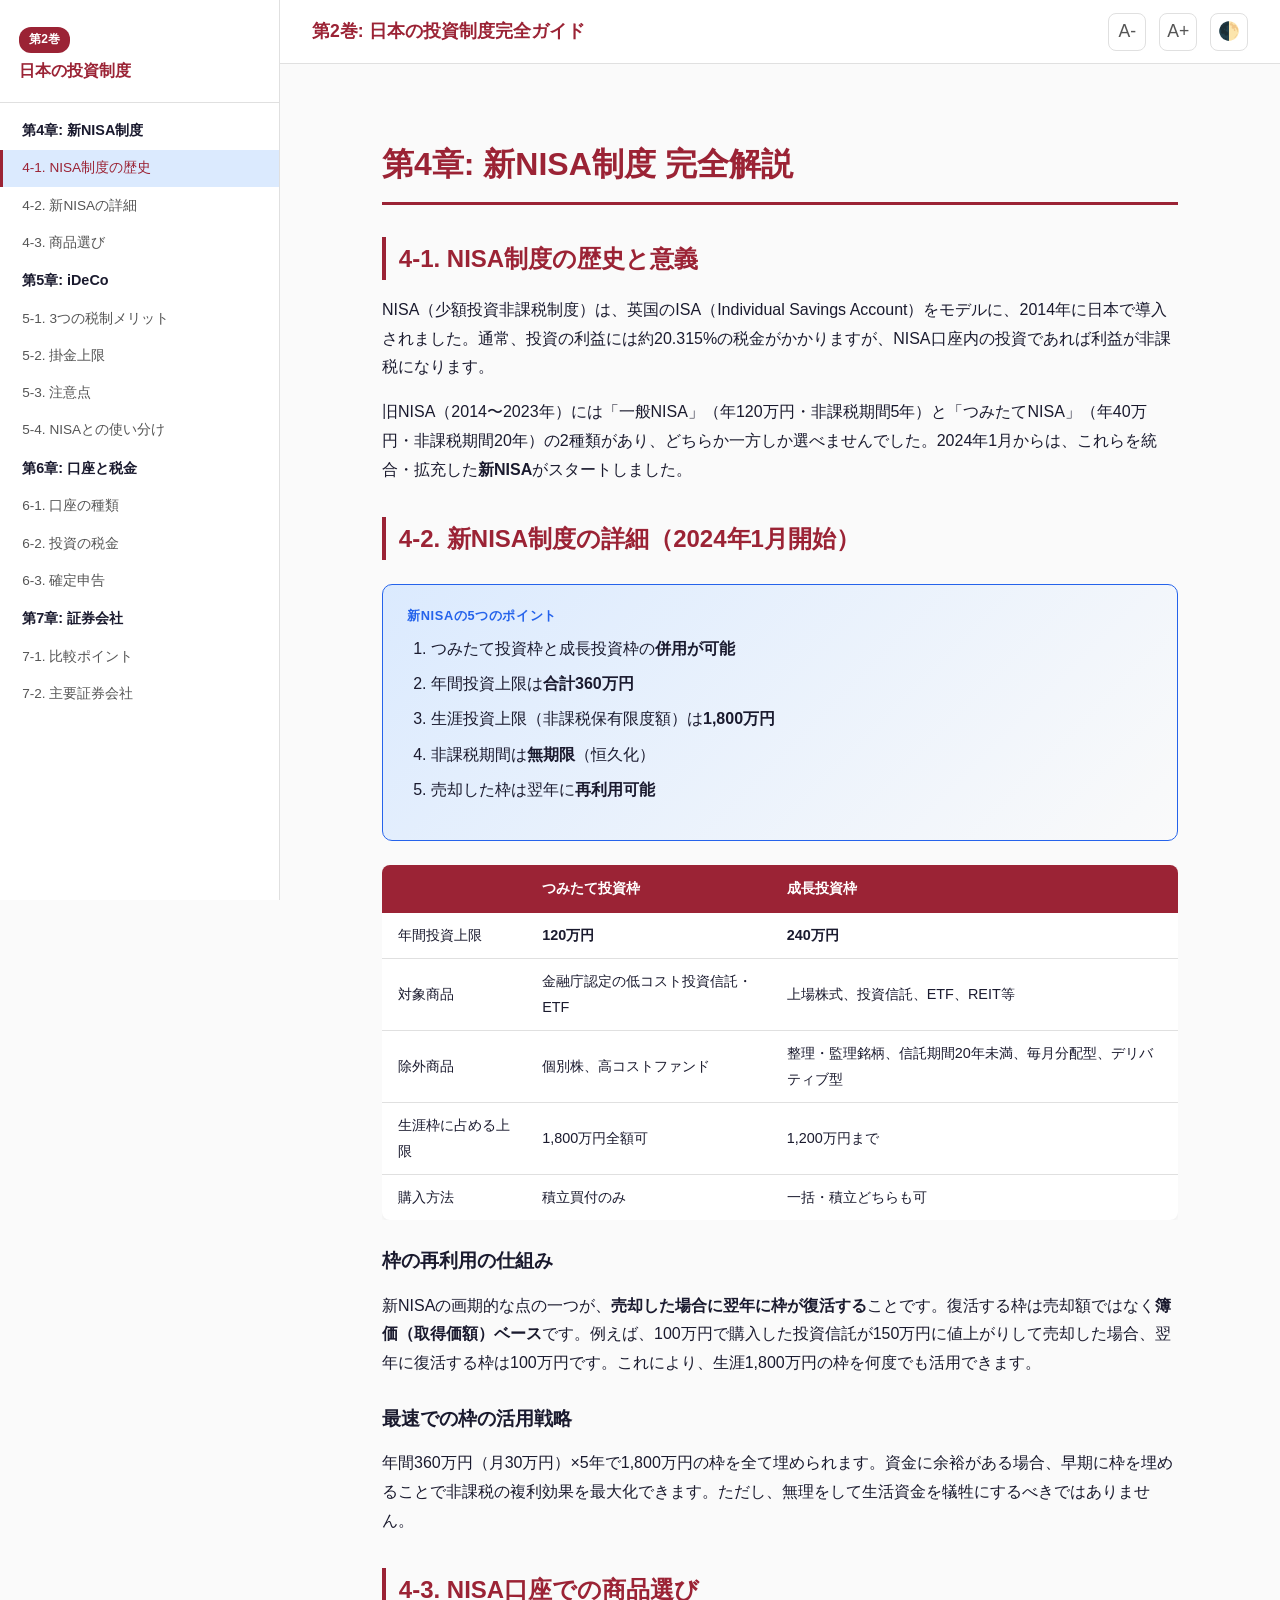
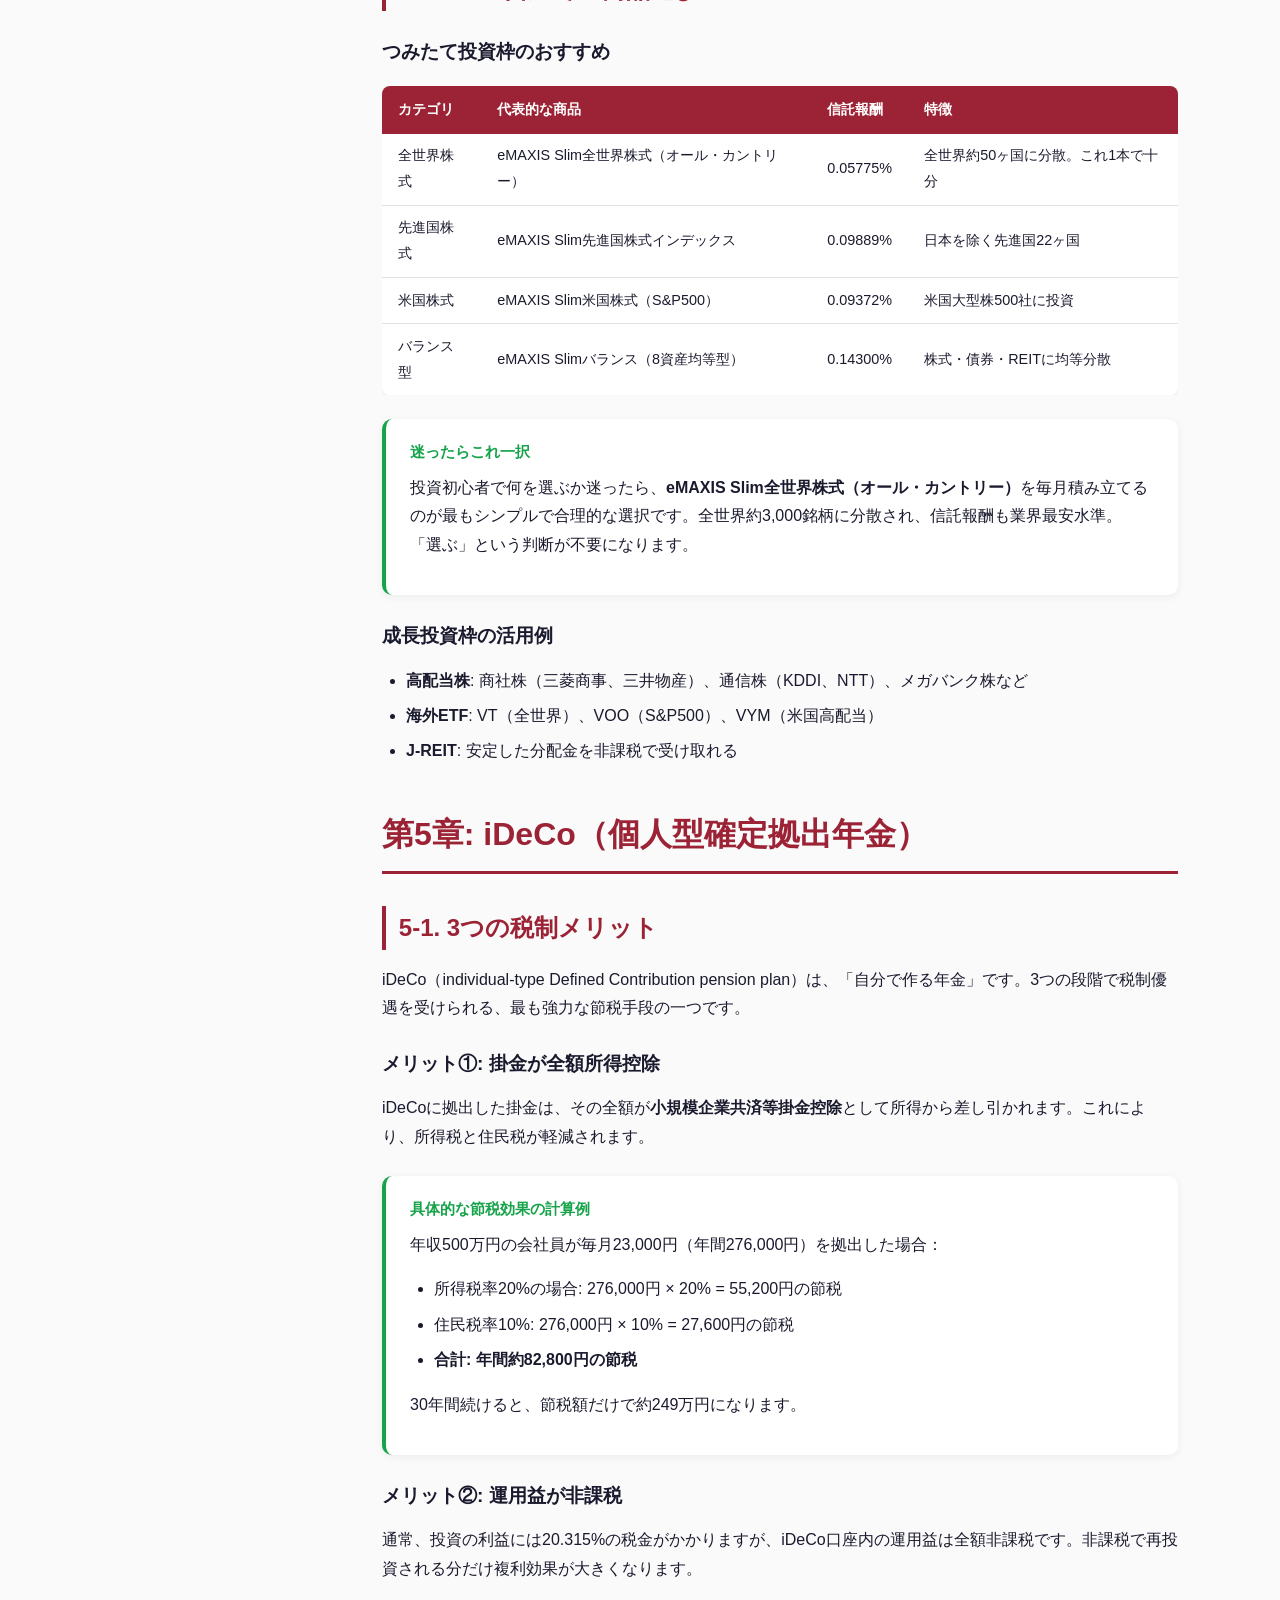
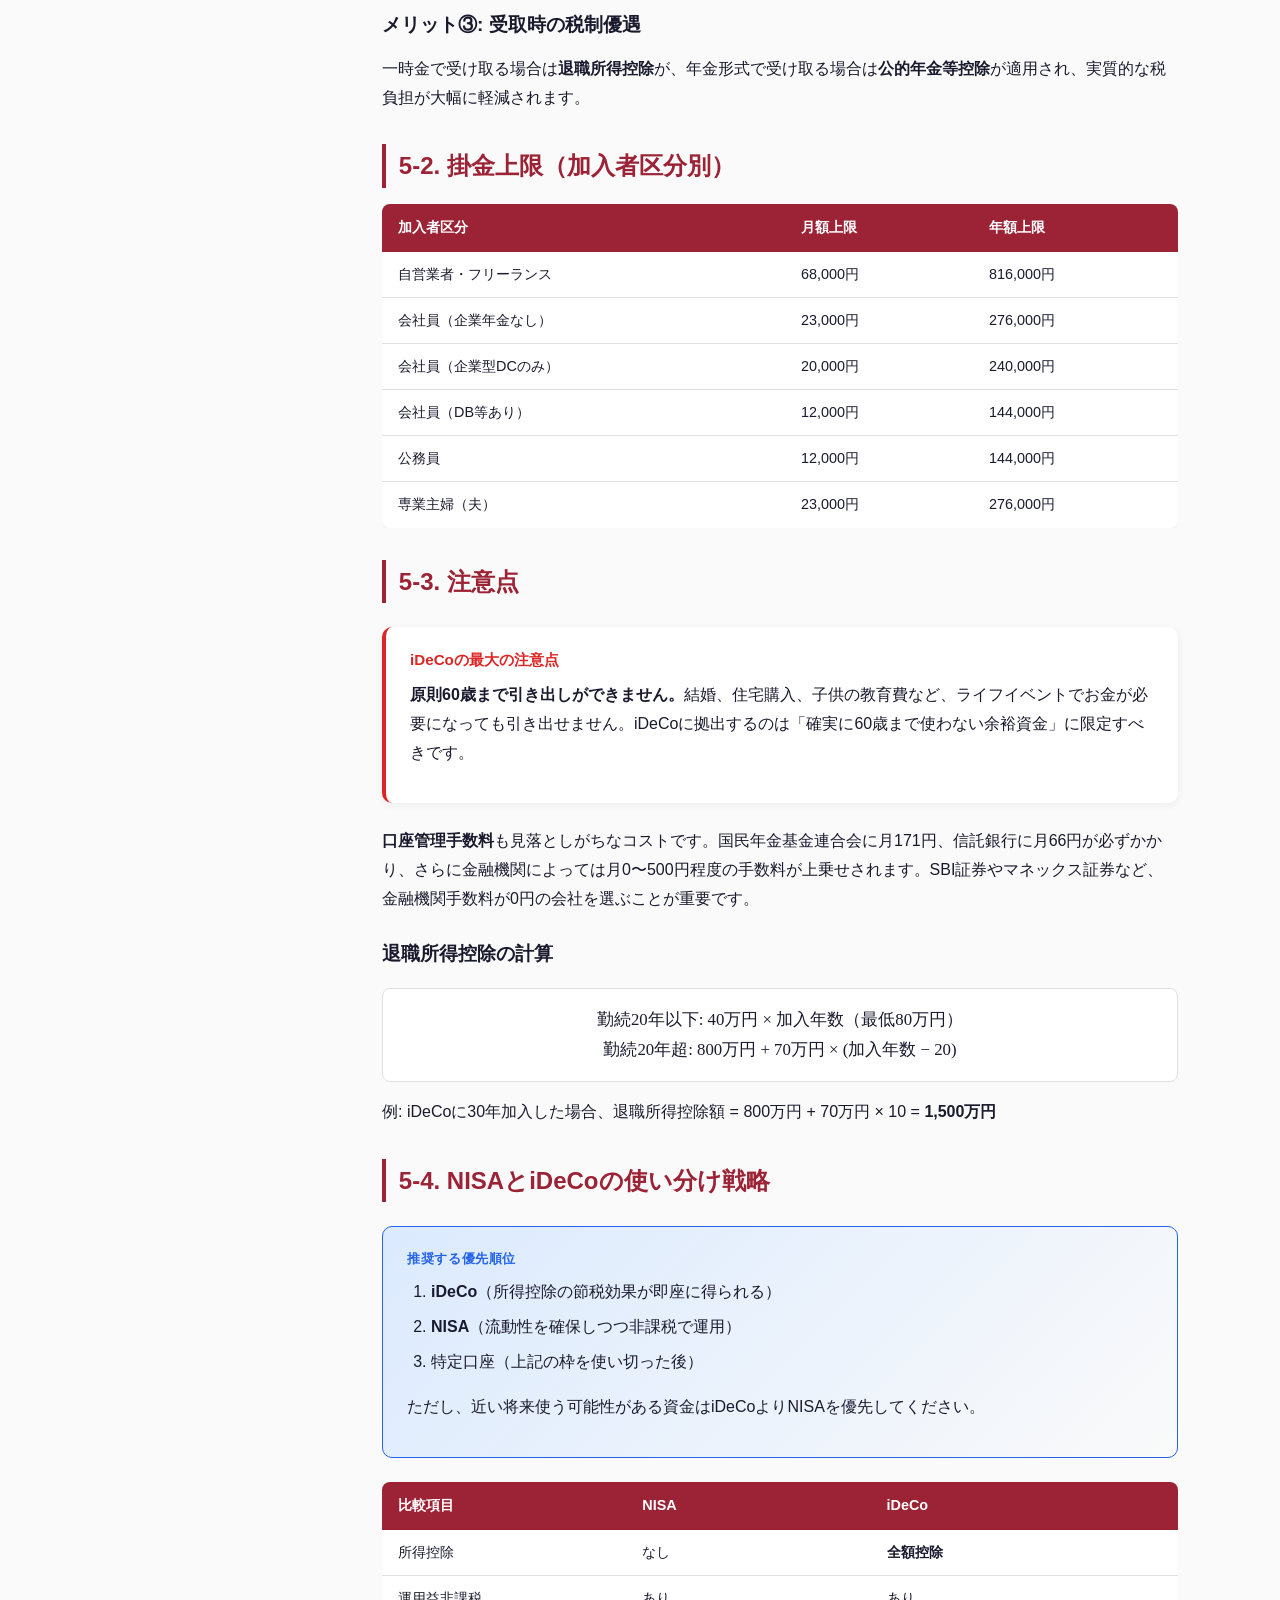
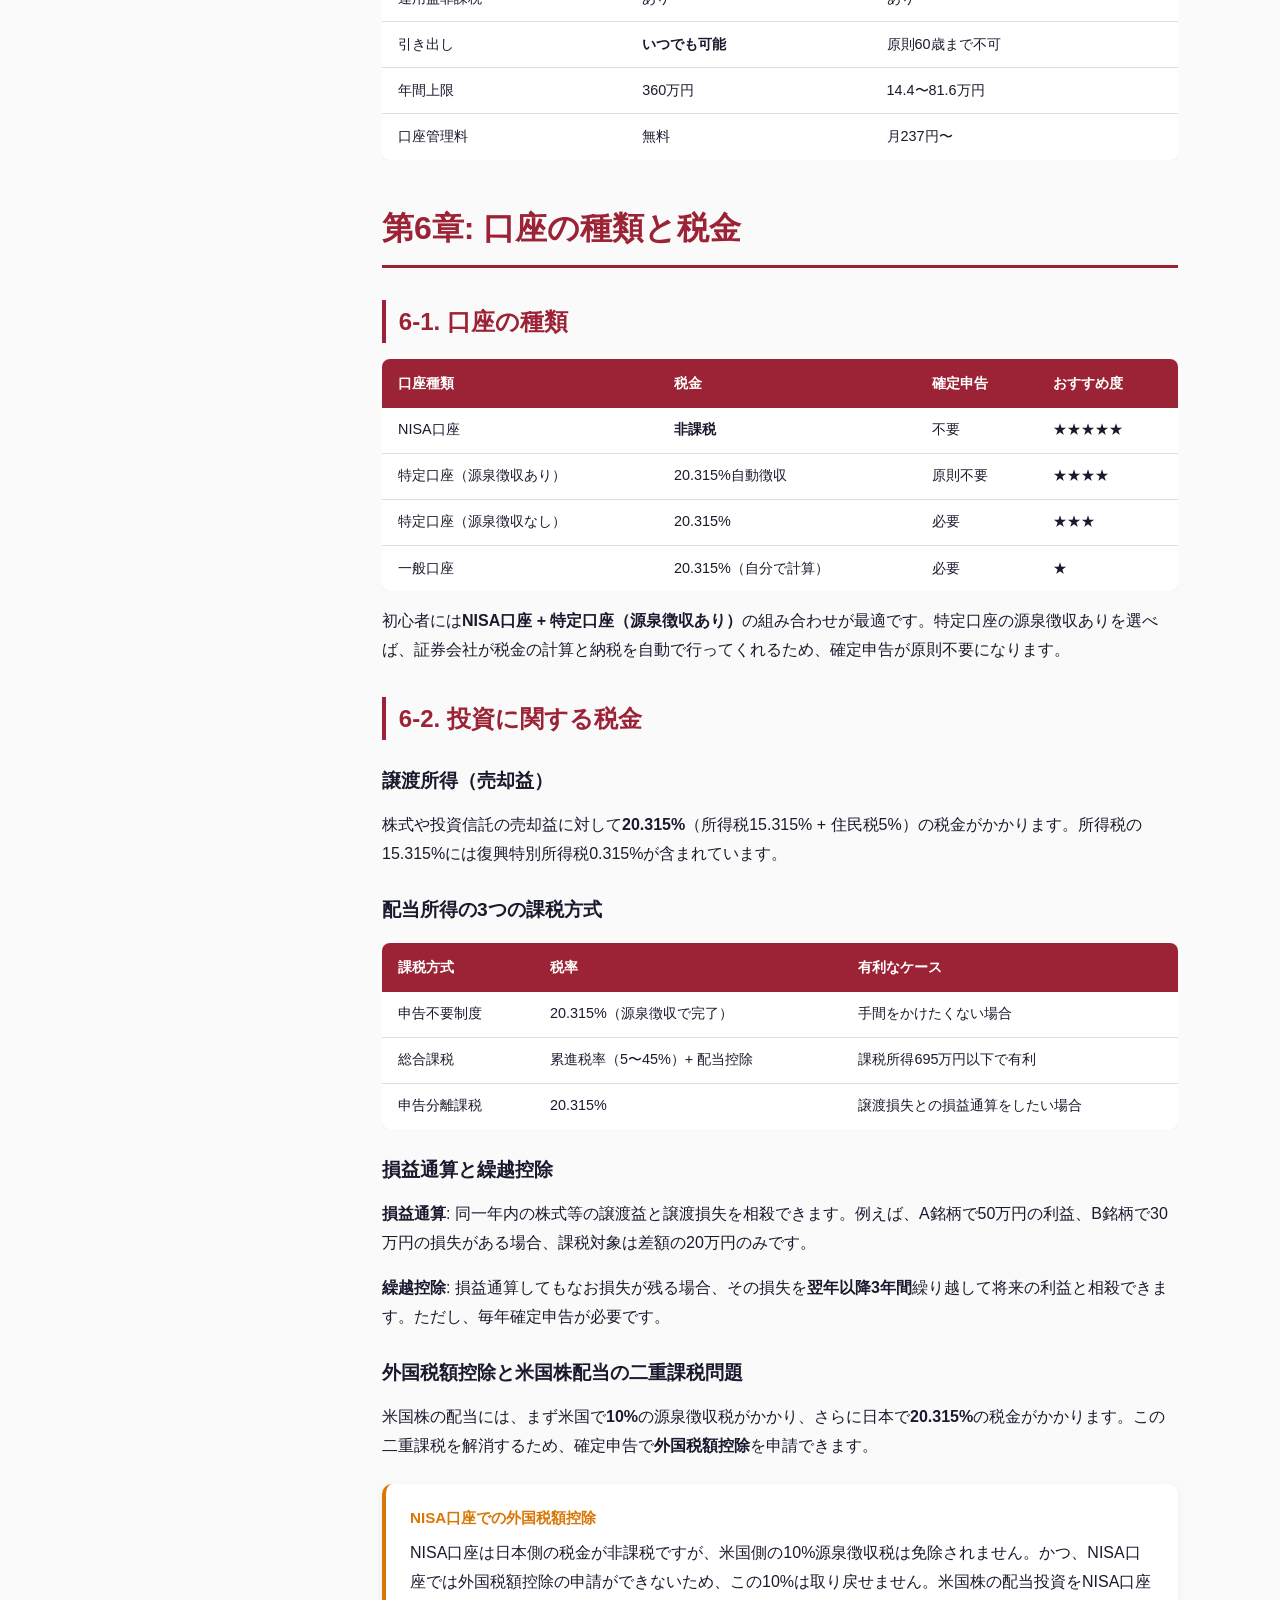
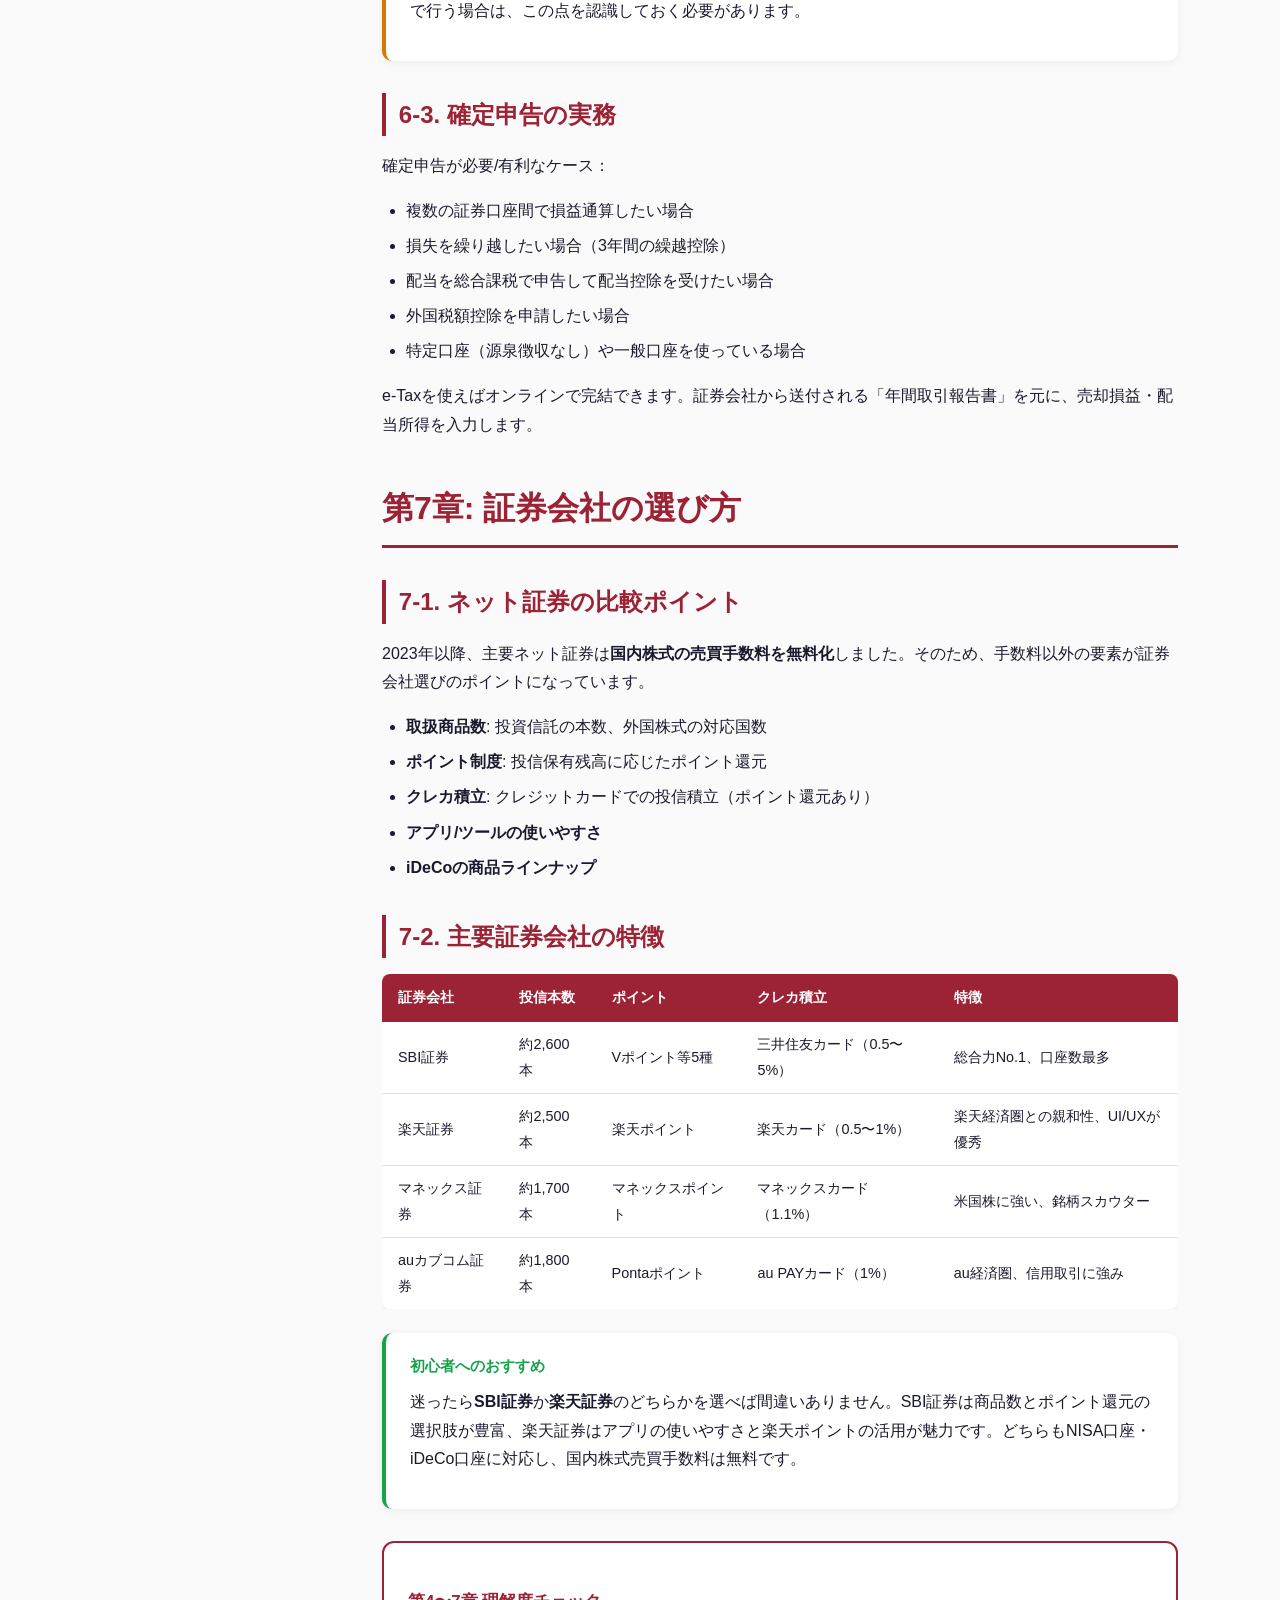
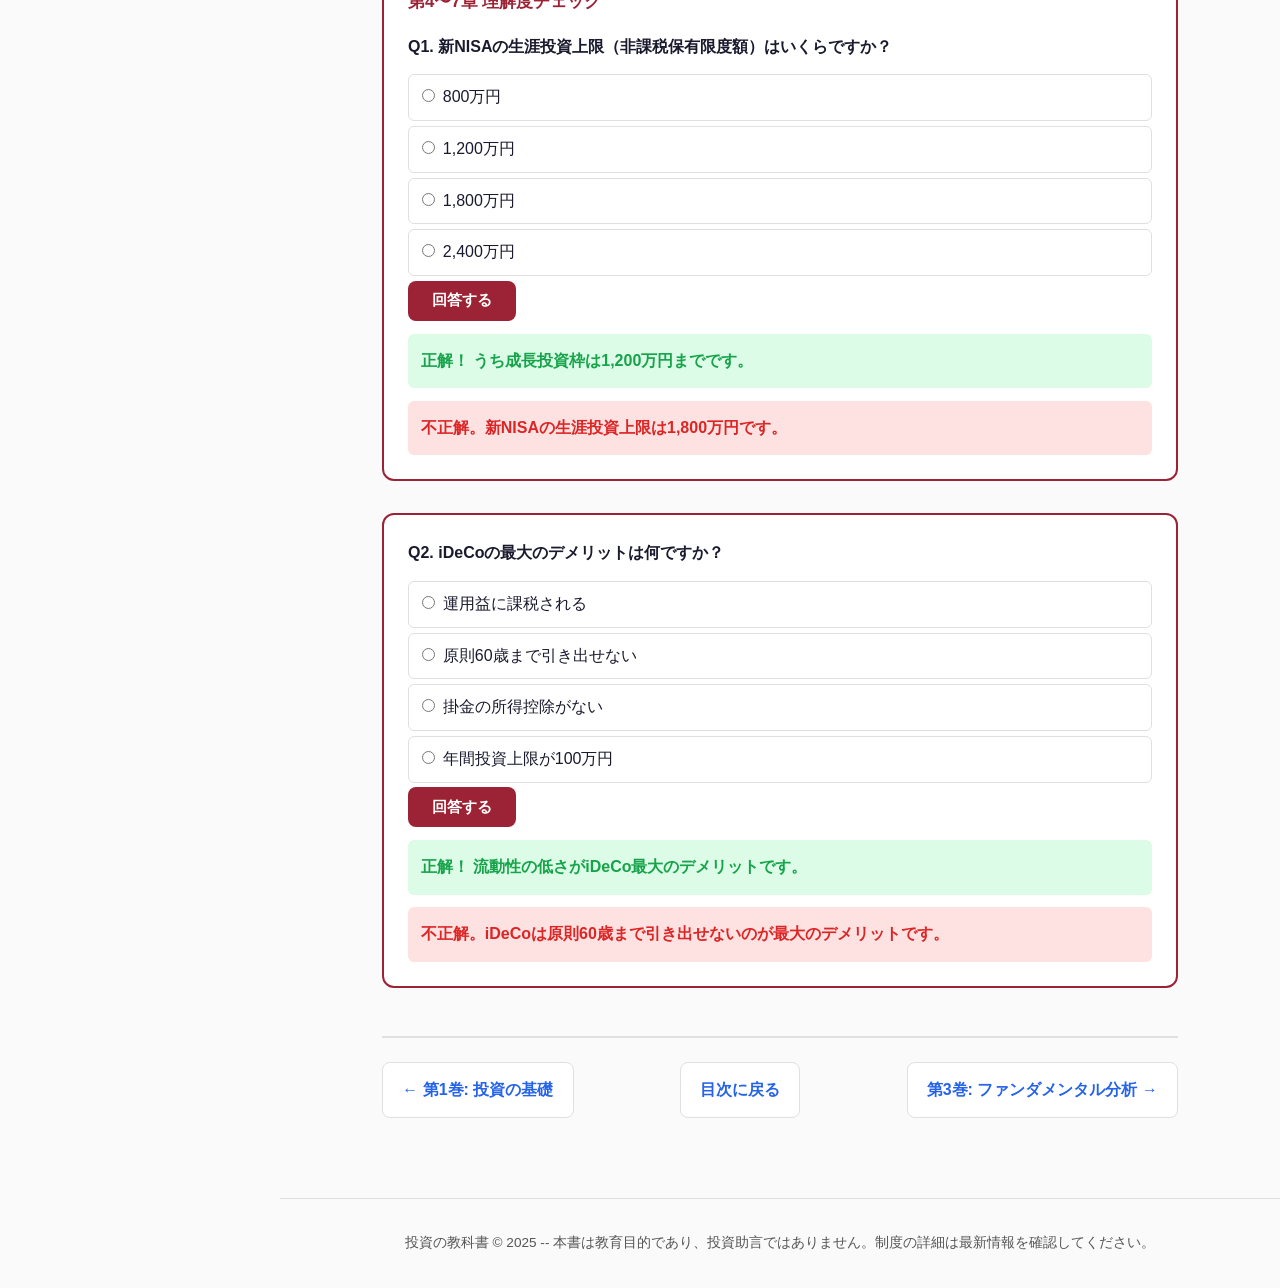
<file: books/vol02/index.html>
<!DOCTYPE html>
<html lang="ja">
<head>
<meta charset="UTF-8">
<meta name="viewport" content="width=device-width, initial-scale=1.0">
<title>第2巻: 日本の投資制度 -- 投資の教科書</title>
<link rel="stylesheet" href="../css/style.css">
<style>:root { --vol-color: #9b2335; }</style>
</head>
<body>
<div class="page-wrapper">
<nav class="sidebar">
  <div class="sidebar-header"><div class="vol-badge">第2巻</div><br>日本の投資制度</div>
  <ul class="sidebar-nav">
    <li class="chapter"><a href="#ch4">第4章: 新NISA制度</a></li>
    <li><a href="#sec4-1">4-1. NISA制度の歴史</a></li>
    <li><a href="#sec4-2">4-2. 新NISAの詳細</a></li>
    <li><a href="#sec4-3">4-3. 商品選び</a></li>
    <li class="chapter"><a href="#ch5">第5章: iDeCo</a></li>
    <li><a href="#sec5-1">5-1. 3つの税制メリット</a></li>
    <li><a href="#sec5-2">5-2. 掛金上限</a></li>
    <li><a href="#sec5-3">5-3. 注意点</a></li>
    <li><a href="#sec5-4">5-4. NISAとの使い分け</a></li>
    <li class="chapter"><a href="#ch6">第6章: 口座と税金</a></li>
    <li><a href="#sec6-1">6-1. 口座の種類</a></li>
    <li><a href="#sec6-2">6-2. 投資の税金</a></li>
    <li><a href="#sec6-3">6-3. 確定申告</a></li>
    <li class="chapter"><a href="#ch7">第7章: 証券会社</a></li>
    <li><a href="#sec7-1">7-1. 比較ポイント</a></li>
    <li><a href="#sec7-2">7-2. 主要証券会社</a></li>
  </ul>
</nav>
<div class="main-content">
<header class="top-header">
  <button class="btn-icon menu-toggle" onclick="toggleSidebar()">☰</button>
  <span class="vol-title">第2巻: 日本の投資制度完全ガイド</span>
  <div class="header-actions">
    <button class="btn-icon" onclick="changeFontSize(-1)">A-</button>
    <button class="btn-icon" onclick="changeFontSize(1)">A+</button>
    <button class="btn-icon" onclick="toggleTheme()">🌓</button>
  </div>
</header>
<div class="chapter-progress"><div class="bar"></div></div>
<div class="content-area">

<!-- ===== 第4章 ===== -->
<h1 id="ch4">第4章: 新NISA制度 完全解説</h1>

<h2 id="sec4-1">4-1. NISA制度の歴史と意義</h2>

<p>NISA（少額投資非課税制度）は、英国のISA（Individual Savings Account）をモデルに、2014年に日本で導入されました。通常、投資の利益には約20.315%の税金がかかりますが、NISA口座内の投資であれば利益が非課税になります。</p>

<p>旧NISA（2014〜2023年）には「一般NISA」（年120万円・非課税期間5年）と「つみたてNISA」（年40万円・非課税期間20年）の2種類があり、どちらか一方しか選べませんでした。2024年1月からは、これらを統合・拡充した<strong>新NISA</strong>がスタートしました。</p>

<h2 id="sec4-2">4-2. 新NISA制度の詳細（2024年1月開始）</h2>

<div class="key-point">
  <div class="kp-label">新NISAの5つのポイント</div>
  <ol>
    <li>つみたて投資枠と成長投資枠の<strong>併用が可能</strong></li>
    <li>年間投資上限は<strong>合計360万円</strong></li>
    <li>生涯投資上限（非課税保有限度額）は<strong>1,800万円</strong></li>
    <li>非課税期間は<strong>無期限</strong>（恒久化）</li>
    <li>売却した枠は翌年に<strong>再利用可能</strong></li>
  </ol>
</div>

<div class="table-wrap">
<table>
  <tr><th></th><th>つみたて投資枠</th><th>成長投資枠</th></tr>
  <tr><td>年間投資上限</td><td><strong>120万円</strong></td><td><strong>240万円</strong></td></tr>
  <tr><td>対象商品</td><td>金融庁認定の低コスト投資信託・ETF</td><td>上場株式、投資信託、ETF、REIT等</td></tr>
  <tr><td>除外商品</td><td>個別株、高コストファンド</td><td>整理・監理銘柄、信託期間20年未満、毎月分配型、デリバティブ型</td></tr>
  <tr><td>生涯枠に占める上限</td><td>1,800万円全額可</td><td>1,200万円まで</td></tr>
  <tr><td>購入方法</td><td>積立買付のみ</td><td>一括・積立どちらも可</td></tr>
</table>
</div>

<h3>枠の再利用の仕組み</h3>

<p>新NISAの画期的な点の一つが、<strong>売却した場合に翌年に枠が復活する</strong>ことです。復活する枠は売却額ではなく<strong>簿価（取得価額）ベース</strong>です。例えば、100万円で購入した投資信託が150万円に値上がりして売却した場合、翌年に復活する枠は100万円です。これにより、生涯1,800万円の枠を何度でも活用できます。</p>

<h3>最速での枠の活用戦略</h3>

<p>年間360万円（月30万円）×5年で1,800万円の枠を全て埋められます。資金に余裕がある場合、早期に枠を埋めることで非課税の複利効果を最大化できます。ただし、無理をして生活資金を犠牲にするべきではありません。</p>

<h2 id="sec4-3">4-3. NISA口座での商品選び</h2>

<h3>つみたて投資枠のおすすめ</h3>

<div class="table-wrap">
<table>
  <tr><th>カテゴリ</th><th>代表的な商品</th><th>信託報酬</th><th>特徴</th></tr>
  <tr><td>全世界株式</td><td>eMAXIS Slim全世界株式（オール・カントリー）</td><td>0.05775%</td><td>全世界約50ヶ国に分散。これ1本で十分</td></tr>
  <tr><td>先進国株式</td><td>eMAXIS Slim先進国株式インデックス</td><td>0.09889%</td><td>日本を除く先進国22ヶ国</td></tr>
  <tr><td>米国株式</td><td>eMAXIS Slim米国株式（S&amp;P500）</td><td>0.09372%</td><td>米国大型株500社に投資</td></tr>
  <tr><td>バランス型</td><td>eMAXIS Slimバランス（8資産均等型）</td><td>0.14300%</td><td>株式・債券・REITに均等分散</td></tr>
</table>
</div>

<div class="box box-success">
  <div class="box-title">迷ったらこれ一択</div>
  <p>投資初心者で何を選ぶか迷ったら、<strong>eMAXIS Slim全世界株式（オール・カントリー）</strong>を毎月積み立てるのが最もシンプルで合理的な選択です。全世界約3,000銘柄に分散され、信託報酬も業界最安水準。「選ぶ」という判断が不要になります。</p>
</div>

<h3>成長投資枠の活用例</h3>
<ul>
  <li><strong>高配当株</strong>: 商社株（三菱商事、三井物産）、通信株（KDDI、NTT）、メガバンク株など</li>
  <li><strong>海外ETF</strong>: VT（全世界）、VOO（S&amp;P500）、VYM（米国高配当）</li>
  <li><strong>J-REIT</strong>: 安定した分配金を非課税で受け取れる</li>
</ul>

<!-- ===== 第5章 ===== -->
<h1 id="ch5">第5章: iDeCo（個人型確定拠出年金）</h1>

<h2 id="sec5-1">5-1. 3つの税制メリット</h2>

<p>iDeCo（individual-type Defined Contribution pension plan）は、「自分で作る年金」です。3つの段階で税制優遇を受けられる、最も強力な節税手段の一つです。</p>

<h3>メリット①: 掛金が全額所得控除</h3>

<p>iDeCoに拠出した掛金は、その全額が<strong>小規模企業共済等掛金控除</strong>として所得から差し引かれます。これにより、所得税と住民税が軽減されます。</p>

<div class="box box-success">
  <div class="box-title">具体的な節税効果の計算例</div>
  <p>年収500万円の会社員が毎月23,000円（年間276,000円）を拠出した場合：</p>
  <ul>
    <li>所得税率20%の場合: 276,000円 × 20% = 55,200円の節税</li>
    <li>住民税率10%: 276,000円 × 10% = 27,600円の節税</li>
    <li><strong>合計: 年間約82,800円の節税</strong></li>
  </ul>
  <p>30年間続けると、節税額だけで約249万円になります。</p>
</div>

<h3>メリット②: 運用益が非課税</h3>
<p>通常、投資の利益には20.315%の税金がかかりますが、iDeCo口座内の運用益は全額非課税です。非課税で再投資される分だけ複利効果が大きくなります。</p>

<h3>メリット③: 受取時の税制優遇</h3>
<p>一時金で受け取る場合は<strong>退職所得控除</strong>が、年金形式で受け取る場合は<strong>公的年金等控除</strong>が適用され、実質的な税負担が大幅に軽減されます。</p>

<h2 id="sec5-2">5-2. 掛金上限（加入者区分別）</h2>

<div class="table-wrap">
<table>
  <tr><th>加入者区分</th><th>月額上限</th><th>年額上限</th></tr>
  <tr><td>自営業者・フリーランス</td><td>68,000円</td><td>816,000円</td></tr>
  <tr><td>会社員（企業年金なし）</td><td>23,000円</td><td>276,000円</td></tr>
  <tr><td>会社員（企業型DCのみ）</td><td>20,000円</td><td>240,000円</td></tr>
  <tr><td>会社員（DB等あり）</td><td>12,000円</td><td>144,000円</td></tr>
  <tr><td>公務員</td><td>12,000円</td><td>144,000円</td></tr>
  <tr><td>専業主婦（夫）</td><td>23,000円</td><td>276,000円</td></tr>
</table>
</div>

<h2 id="sec5-3">5-3. 注意点</h2>

<div class="box box-danger">
  <div class="box-title">iDeCoの最大の注意点</div>
  <p><strong>原則60歳まで引き出しができません。</strong>結婚、住宅購入、子供の教育費など、ライフイベントでお金が必要になっても引き出せません。iDeCoに拠出するのは「確実に60歳まで使わない余裕資金」に限定すべきです。</p>
</div>

<p><strong>口座管理手数料</strong>も見落としがちなコストです。国民年金基金連合会に月171円、信託銀行に月66円が必ずかかり、さらに金融機関によっては月0〜500円程度の手数料が上乗せされます。SBI証券やマネックス証券など、金融機関手数料が0円の会社を選ぶことが重要です。</p>

<h3>退職所得控除の計算</h3>
<div class="formula">
  勤続20年以下: 40万円 × 加入年数（最低80万円）<br>
  勤続20年超: 800万円 + 70万円 × (加入年数 − 20)
</div>
<p>例: iDeCoに30年加入した場合、退職所得控除額 = 800万円 + 70万円 × 10 = <strong>1,500万円</strong></p>

<h2 id="sec5-4">5-4. NISAとiDeCoの使い分け戦略</h2>

<div class="key-point">
  <div class="kp-label">推奨する優先順位</div>
  <ol>
    <li><strong>iDeCo</strong>（所得控除の節税効果が即座に得られる）</li>
    <li><strong>NISA</strong>（流動性を確保しつつ非課税で運用）</li>
    <li>特定口座（上記の枠を使い切った後）</li>
  </ol>
  <p>ただし、近い将来使う可能性がある資金はiDeCoよりNISAを優先してください。</p>
</div>

<div class="table-wrap">
<table>
  <tr><th>比較項目</th><th>NISA</th><th>iDeCo</th></tr>
  <tr><td>所得控除</td><td>なし</td><td><strong>全額控除</strong></td></tr>
  <tr><td>運用益非課税</td><td>あり</td><td>あり</td></tr>
  <tr><td>引き出し</td><td><strong>いつでも可能</strong></td><td>原則60歳まで不可</td></tr>
  <tr><td>年間上限</td><td>360万円</td><td>14.4〜81.6万円</td></tr>
  <tr><td>口座管理料</td><td>無料</td><td>月237円〜</td></tr>
</table>
</div>

<!-- ===== 第6章 ===== -->
<h1 id="ch6">第6章: 口座の種類と税金</h1>

<h2 id="sec6-1">6-1. 口座の種類</h2>

<div class="table-wrap">
<table>
  <tr><th>口座種類</th><th>税金</th><th>確定申告</th><th>おすすめ度</th></tr>
  <tr><td>NISA口座</td><td><strong>非課税</strong></td><td>不要</td><td>★★★★★</td></tr>
  <tr><td>特定口座（源泉徴収あり）</td><td>20.315%自動徴収</td><td>原則不要</td><td>★★★★</td></tr>
  <tr><td>特定口座（源泉徴収なし）</td><td>20.315%</td><td>必要</td><td>★★★</td></tr>
  <tr><td>一般口座</td><td>20.315%（自分で計算）</td><td>必要</td><td>★</td></tr>
</table>
</div>

<p>初心者には<strong>NISA口座 + 特定口座（源泉徴収あり）</strong>の組み合わせが最適です。特定口座の源泉徴収ありを選べば、証券会社が税金の計算と納税を自動で行ってくれるため、確定申告が原則不要になります。</p>

<h2 id="sec6-2">6-2. 投資に関する税金</h2>

<h3>譲渡所得（売却益）</h3>
<p>株式や投資信託の売却益に対して<strong>20.315%</strong>（所得税15.315% + 住民税5%）の税金がかかります。所得税の15.315%には復興特別所得税0.315%が含まれています。</p>

<h3>配当所得の3つの課税方式</h3>

<div class="table-wrap">
<table>
  <tr><th>課税方式</th><th>税率</th><th>有利なケース</th></tr>
  <tr><td>申告不要制度</td><td>20.315%（源泉徴収で完了）</td><td>手間をかけたくない場合</td></tr>
  <tr><td>総合課税</td><td>累進税率（5〜45%）+ 配当控除</td><td>課税所得695万円以下で有利</td></tr>
  <tr><td>申告分離課税</td><td>20.315%</td><td>譲渡損失との損益通算をしたい場合</td></tr>
</table>
</div>

<h3>損益通算と繰越控除</h3>

<p><strong>損益通算</strong>: 同一年内の株式等の譲渡益と譲渡損失を相殺できます。例えば、A銘柄で50万円の利益、B銘柄で30万円の損失がある場合、課税対象は差額の20万円のみです。</p>

<p><strong>繰越控除</strong>: 損益通算してもなお損失が残る場合、その損失を<strong>翌年以降3年間</strong>繰り越して将来の利益と相殺できます。ただし、毎年確定申告が必要です。</p>

<h3>外国税額控除と米国株配当の二重課税問題</h3>

<p>米国株の配当には、まず米国で<strong>10%</strong>の源泉徴収税がかかり、さらに日本で<strong>20.315%</strong>の税金がかかります。この二重課税を解消するため、確定申告で<strong>外国税額控除</strong>を申請できます。</p>

<div class="box box-warning">
  <div class="box-title">NISA口座での外国税額控除</div>
  <p>NISA口座は日本側の税金が非課税ですが、米国側の10%源泉徴収税は免除されません。かつ、NISA口座では外国税額控除の申請ができないため、この10%は取り戻せません。米国株の配当投資をNISA口座で行う場合は、この点を認識しておく必要があります。</p>
</div>

<h2 id="sec6-3">6-3. 確定申告の実務</h2>

<p>確定申告が必要/有利なケース：</p>
<ul>
  <li>複数の証券口座間で損益通算したい場合</li>
  <li>損失を繰り越したい場合（3年間の繰越控除）</li>
  <li>配当を総合課税で申告して配当控除を受けたい場合</li>
  <li>外国税額控除を申請したい場合</li>
  <li>特定口座（源泉徴収なし）や一般口座を使っている場合</li>
</ul>

<p>e-Taxを使えばオンラインで完結できます。証券会社から送付される「年間取引報告書」を元に、売却損益・配当所得を入力します。</p>

<!-- ===== 第7章 ===== -->
<h1 id="ch7">第7章: 証券会社の選び方</h1>

<h2 id="sec7-1">7-1. ネット証券の比較ポイント</h2>

<p>2023年以降、主要ネット証券は<strong>国内株式の売買手数料を無料化</strong>しました。そのため、手数料以外の要素が証券会社選びのポイントになっています。</p>

<ul>
  <li><strong>取扱商品数</strong>: 投資信託の本数、外国株式の対応国数</li>
  <li><strong>ポイント制度</strong>: 投信保有残高に応じたポイント還元</li>
  <li><strong>クレカ積立</strong>: クレジットカードでの投信積立（ポイント還元あり）</li>
  <li><strong>アプリ/ツールの使いやすさ</strong></li>
  <li><strong>iDeCoの商品ラインナップ</strong></li>
</ul>

<h2 id="sec7-2">7-2. 主要証券会社の特徴</h2>

<div class="table-wrap">
<table>
  <tr><th>証券会社</th><th>投信本数</th><th>ポイント</th><th>クレカ積立</th><th>特徴</th></tr>
  <tr><td>SBI証券</td><td>約2,600本</td><td>Vポイント等5種</td><td>三井住友カード（0.5〜5%）</td><td>総合力No.1、口座数最多</td></tr>
  <tr><td>楽天証券</td><td>約2,500本</td><td>楽天ポイント</td><td>楽天カード（0.5〜1%）</td><td>楽天経済圏との親和性、UI/UXが優秀</td></tr>
  <tr><td>マネックス証券</td><td>約1,700本</td><td>マネックスポイント</td><td>マネックスカード（1.1%）</td><td>米国株に強い、銘柄スカウター</td></tr>
  <tr><td>auカブコム証券</td><td>約1,800本</td><td>Pontaポイント</td><td>au PAYカード（1%）</td><td>au経済圏、信用取引に強み</td></tr>
</table>
</div>

<div class="box box-success">
  <div class="box-title">初心者へのおすすめ</div>
  <p>迷ったら<strong>SBI証券</strong>か<strong>楽天証券</strong>のどちらかを選べば間違いありません。SBI証券は商品数とポイント還元の選択肢が豊富、楽天証券はアプリの使いやすさと楽天ポイントの活用が魅力です。どちらもNISA口座・iDeCo口座に対応し、国内株式売買手数料は無料です。</p>
</div>

<!-- クイズ -->
<div class="quiz" id="quiz4">
  <h4>第4〜7章 理解度チェック</h4>
  <div class="quiz-q">Q1. 新NISAの生涯投資上限（非課税保有限度額）はいくらですか？</div>
  <div class="quiz-options">
    <label><input type="radio" name="q4" value="a">800万円</label>
    <label><input type="radio" name="q4" value="b">1,200万円</label>
    <label><input type="radio" name="q4" value="c" data-correct="true">1,800万円</label>
    <label><input type="radio" name="q4" value="d">2,400万円</label>
  </div>
  <button class="calc-btn" onclick="checkQuiz('quiz4')">回答する</button>
  <div class="quiz-feedback correct">正解！ うち成長投資枠は1,200万円までです。</div>
  <div class="quiz-feedback wrong">不正解。新NISAの生涯投資上限は1,800万円です。</div>
</div>

<div class="quiz" id="quiz5">
  <div class="quiz-q">Q2. iDeCoの最大のデメリットは何ですか？</div>
  <div class="quiz-options">
    <label><input type="radio" name="q5" value="a">運用益に課税される</label>
    <label><input type="radio" name="q5" value="b" data-correct="true">原則60歳まで引き出せない</label>
    <label><input type="radio" name="q5" value="c">掛金の所得控除がない</label>
    <label><input type="radio" name="q5" value="d">年間投資上限が100万円</label>
  </div>
  <button class="calc-btn" onclick="checkQuiz('quiz5')">回答する</button>
  <div class="quiz-feedback correct">正解！ 流動性の低さがiDeCo最大のデメリットです。</div>
  <div class="quiz-feedback wrong">不正解。iDeCoは原則60歳まで引き出せないのが最大のデメリットです。</div>
</div>

<div class="vol-nav">
  <a href="../vol01/index.html">← 第1巻: 投資の基礎</a>
  <a href="../index.html">目次に戻る</a>
  <a href="../vol03/index.html">第3巻: ファンダメンタル分析 →</a>
</div>

</div>
<footer class="book-footer">投資の教科書 &copy; 2025 -- 本書は教育目的であり、投資助言ではありません。制度の詳細は最新情報を確認してください。</footer>
</div>
</div>
<script src="../js/main.js"></script>
</body>
</html>
</file>
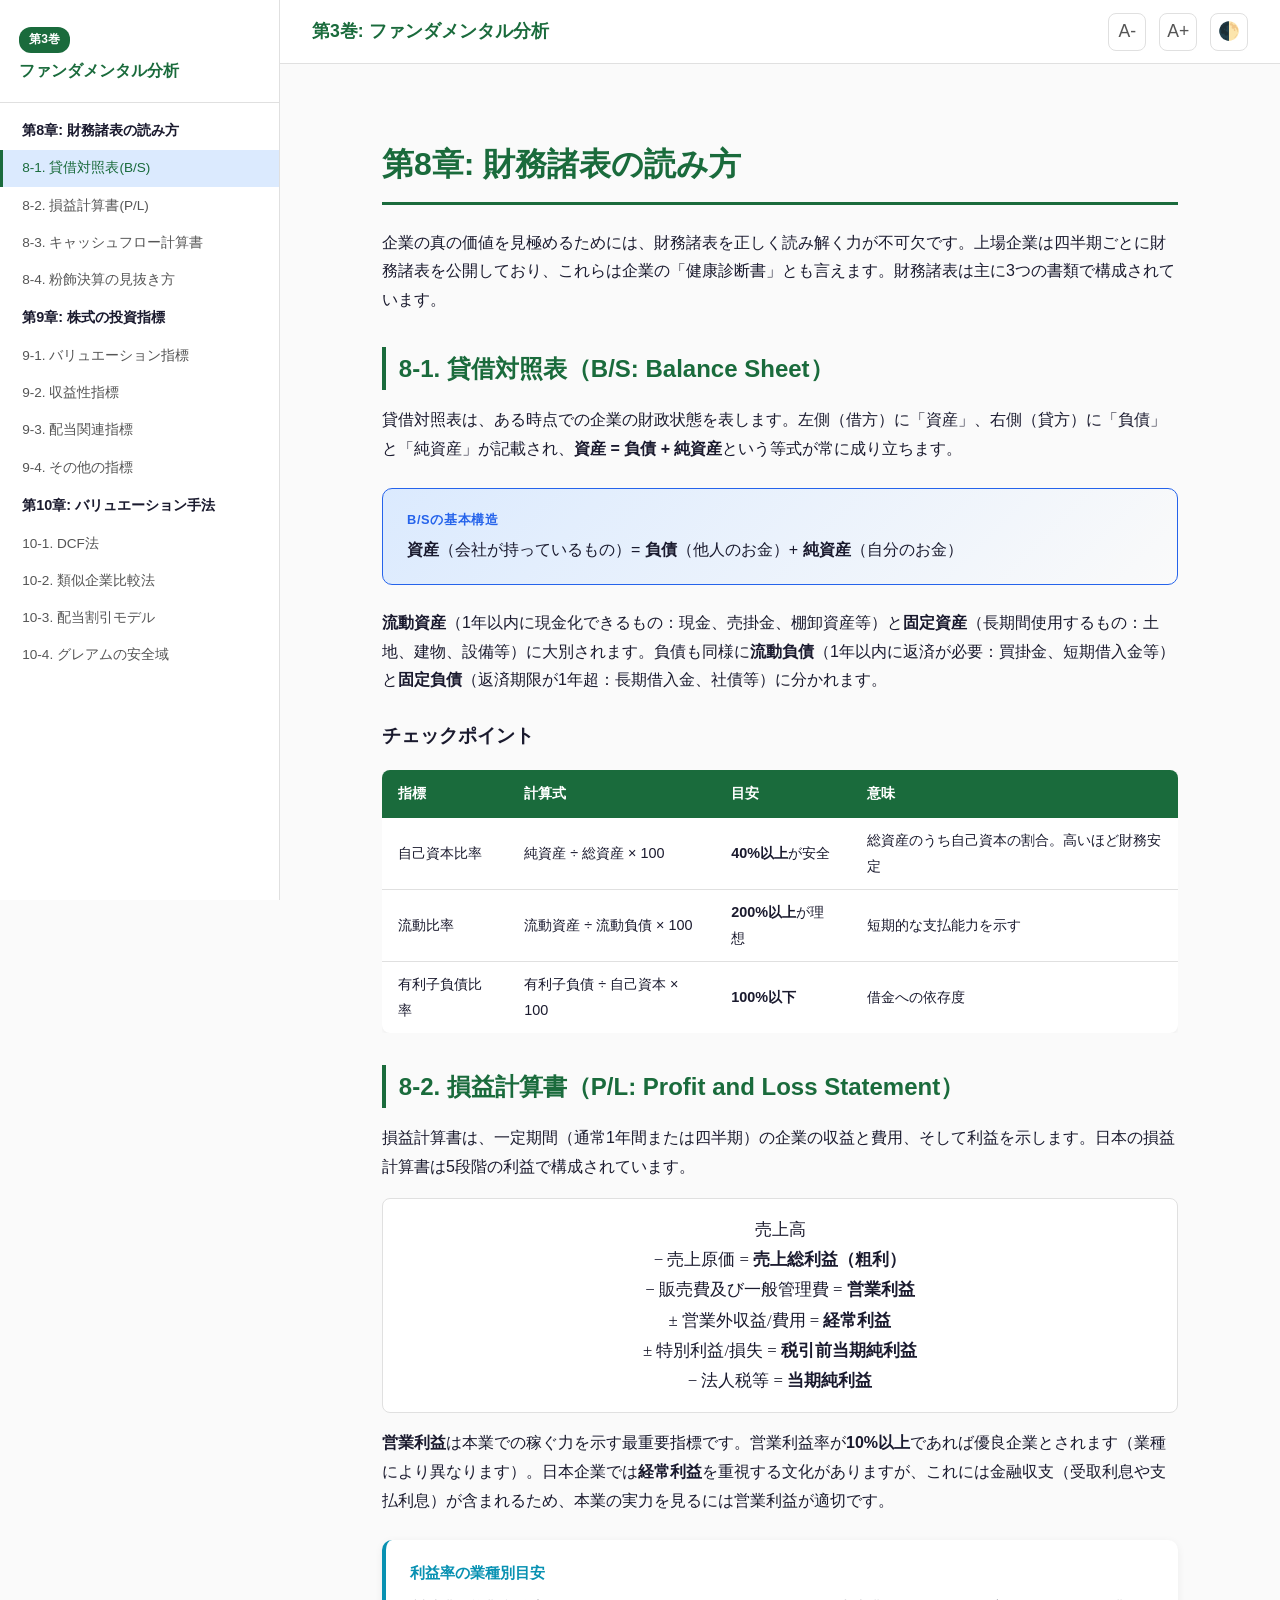
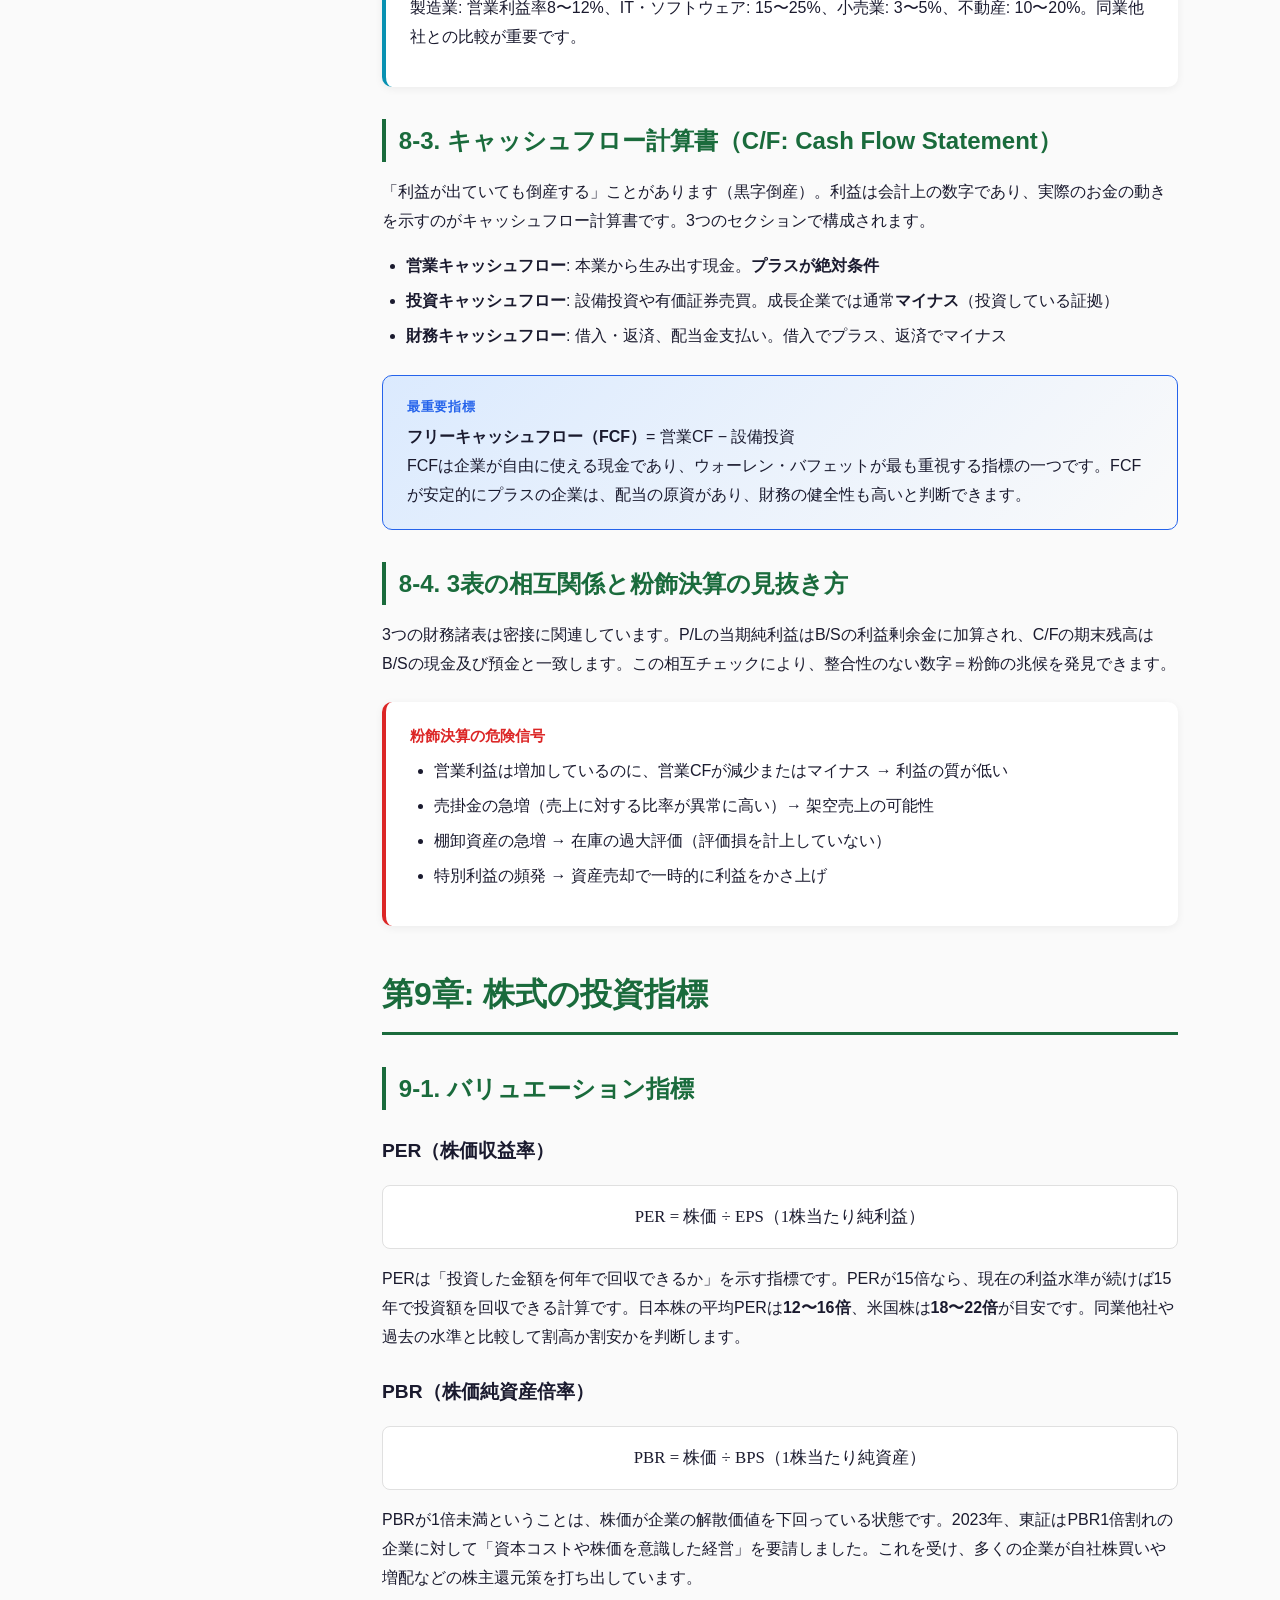
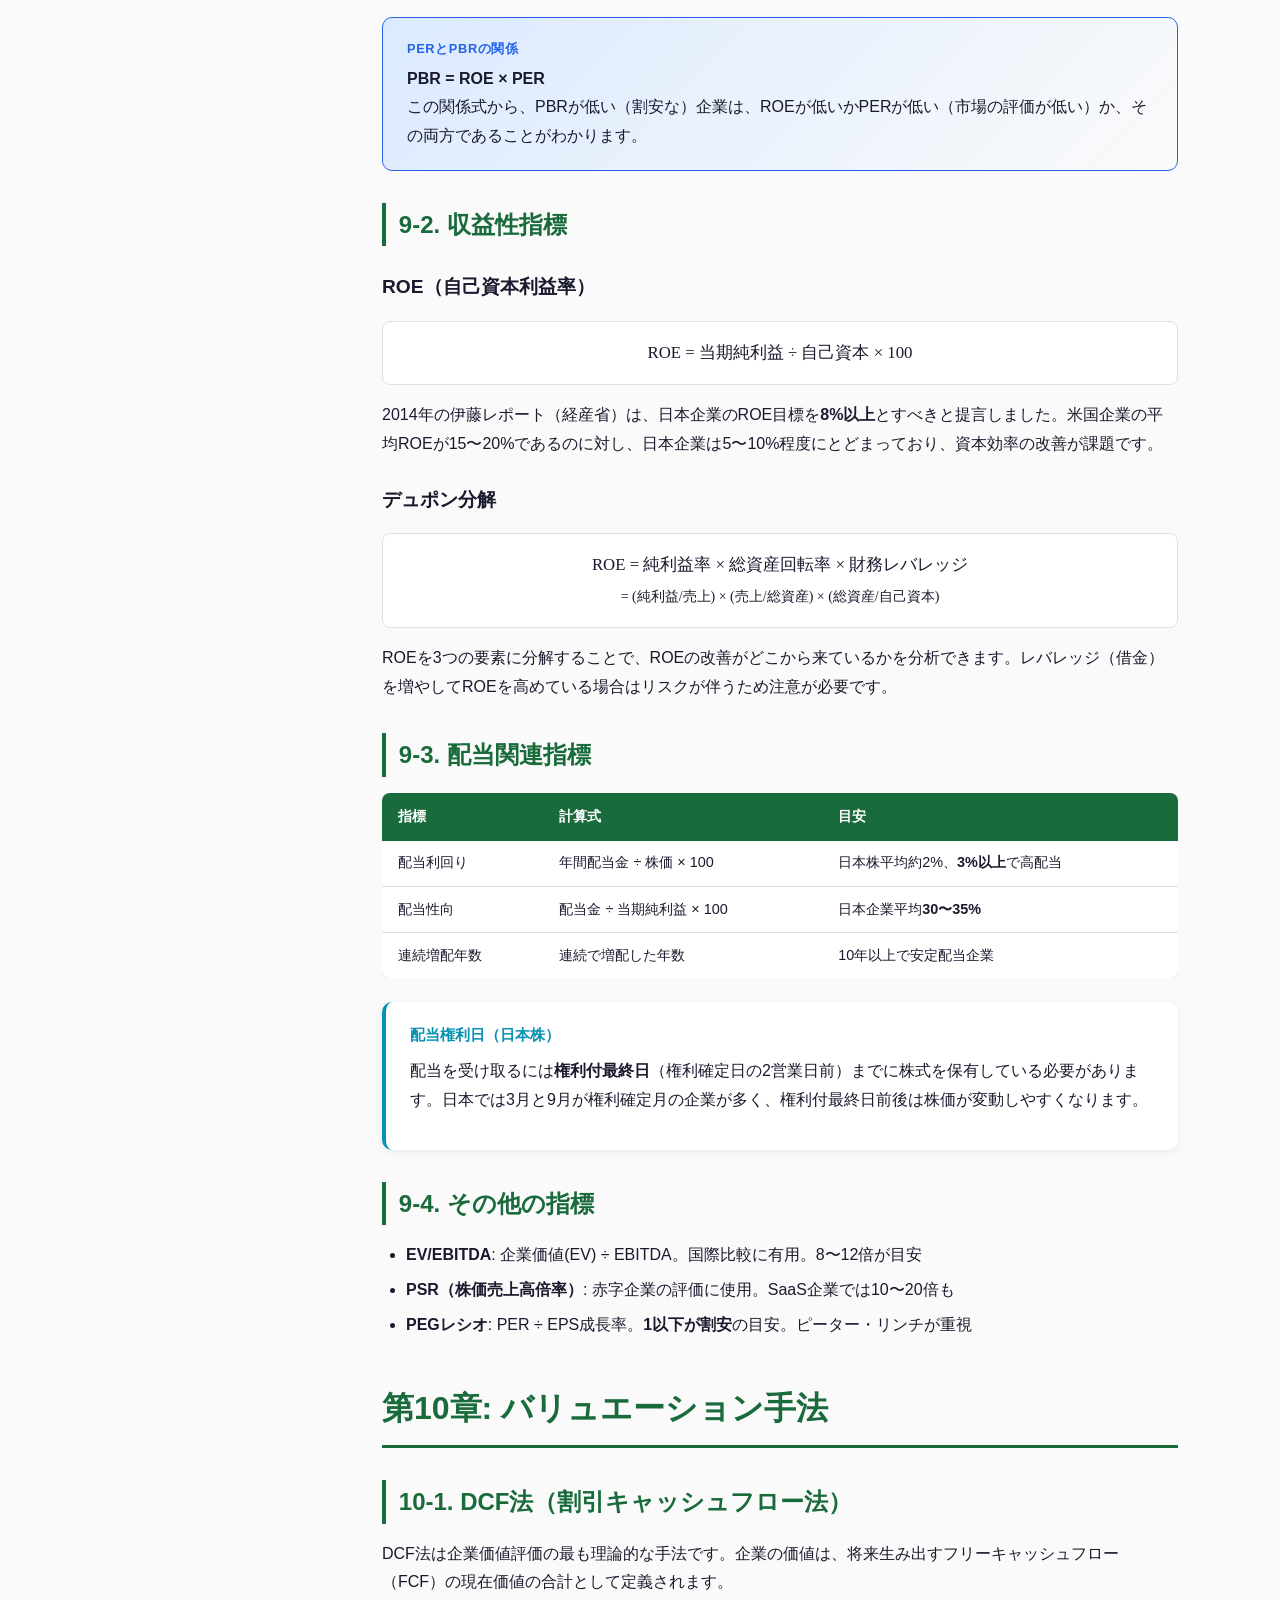
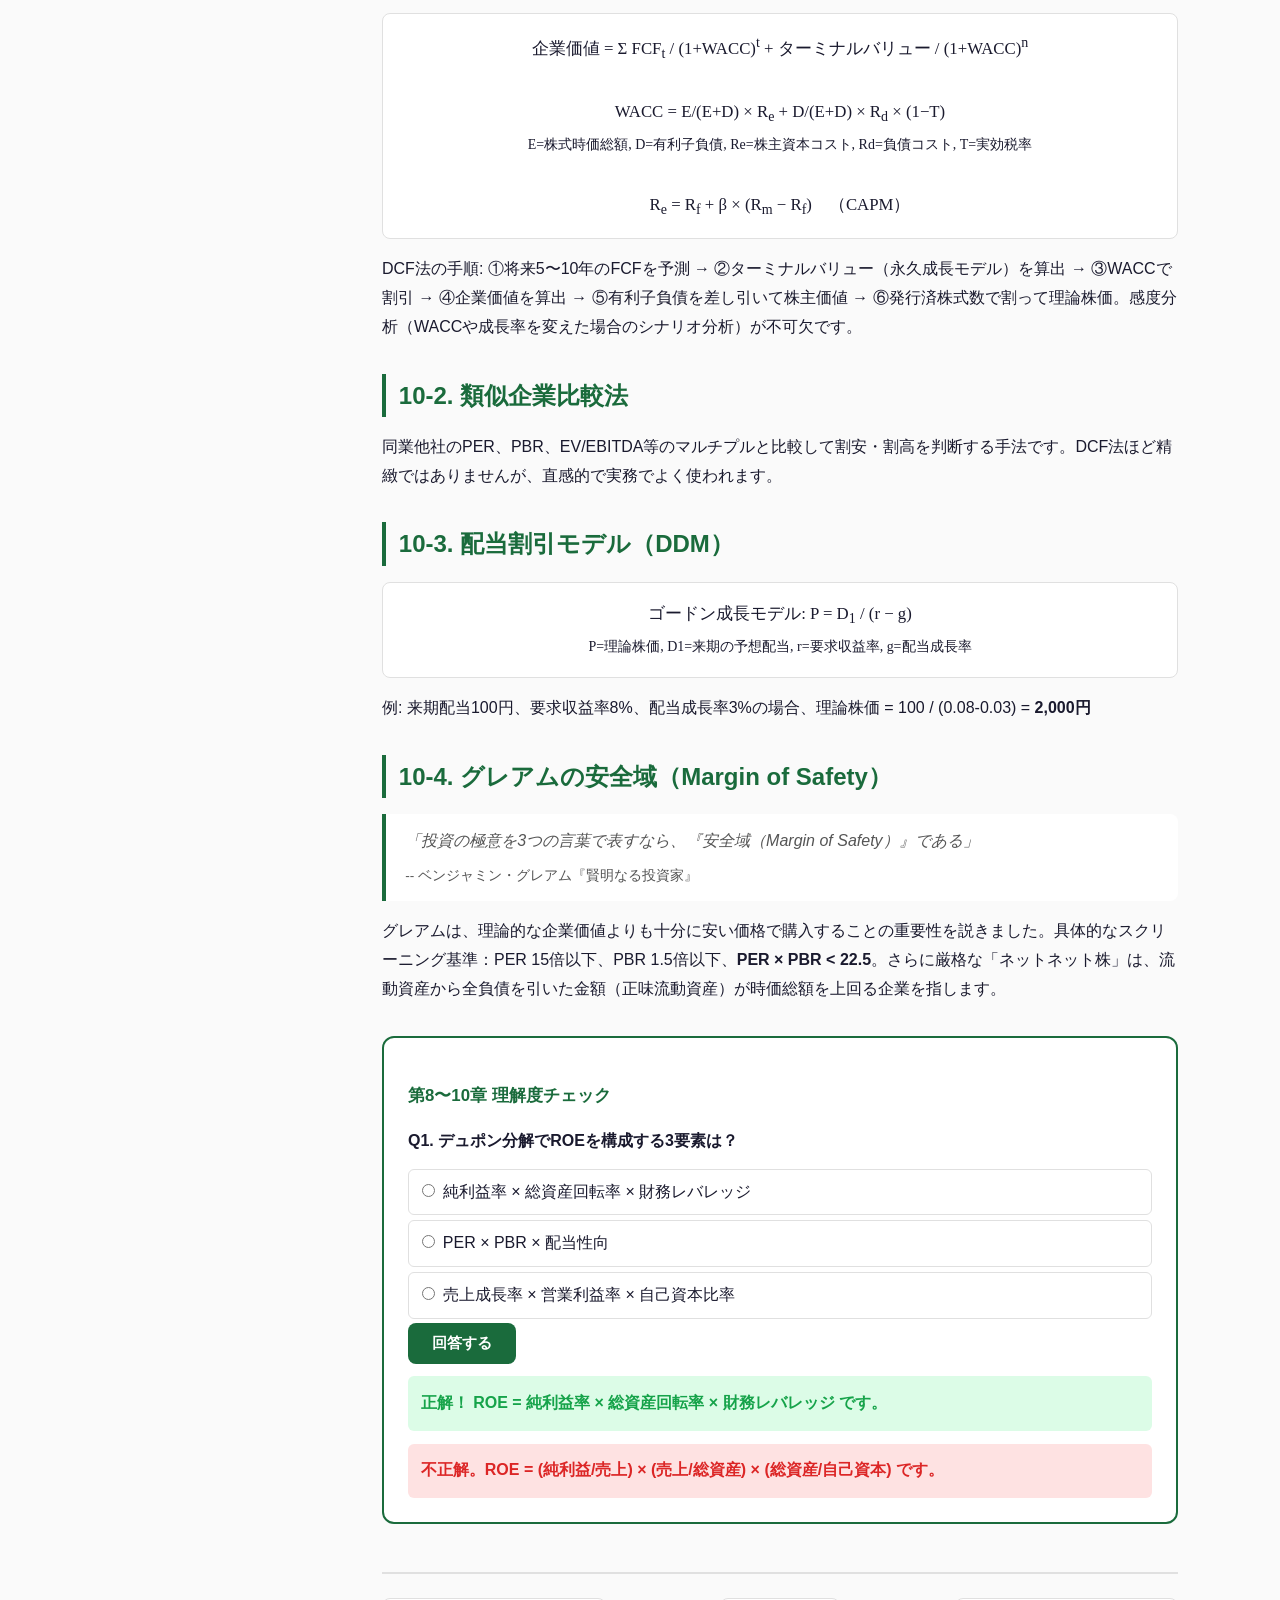
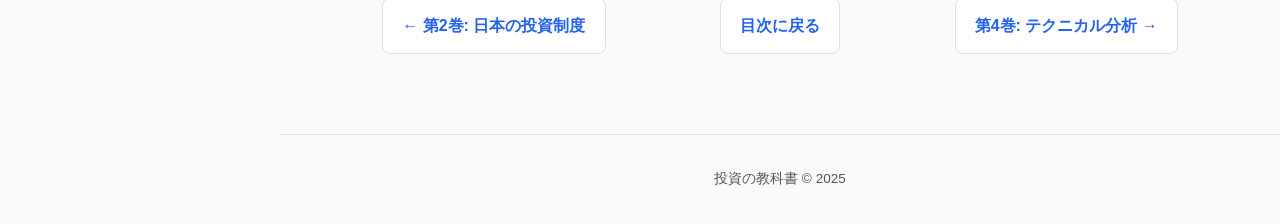
<file: books/vol03/index.html>
<!DOCTYPE html>
<html lang="ja">
<head>
<meta charset="UTF-8">
<meta name="viewport" content="width=device-width, initial-scale=1.0">
<title>第3巻: ファンダメンタル分析 -- 投資の教科書</title>
<link rel="stylesheet" href="../css/style.css">
<style>:root { --vol-color: #1a6b3c; }</style>
</head>
<body>
<div class="page-wrapper">
<nav class="sidebar">
  <div class="sidebar-header"><div class="vol-badge">第3巻</div><br>ファンダメンタル分析</div>
  <ul class="sidebar-nav">
    <li class="chapter"><a href="#ch8">第8章: 財務諸表の読み方</a></li>
    <li><a href="#sec8-1">8-1. 貸借対照表(B/S)</a></li>
    <li><a href="#sec8-2">8-2. 損益計算書(P/L)</a></li>
    <li><a href="#sec8-3">8-3. キャッシュフロー計算書</a></li>
    <li><a href="#sec8-4">8-4. 粉飾決算の見抜き方</a></li>
    <li class="chapter"><a href="#ch9">第9章: 株式の投資指標</a></li>
    <li><a href="#sec9-1">9-1. バリュエーション指標</a></li>
    <li><a href="#sec9-2">9-2. 収益性指標</a></li>
    <li><a href="#sec9-3">9-3. 配当関連指標</a></li>
    <li><a href="#sec9-4">9-4. その他の指標</a></li>
    <li class="chapter"><a href="#ch10">第10章: バリュエーション手法</a></li>
    <li><a href="#sec10-1">10-1. DCF法</a></li>
    <li><a href="#sec10-2">10-2. 類似企業比較法</a></li>
    <li><a href="#sec10-3">10-3. 配当割引モデル</a></li>
    <li><a href="#sec10-4">10-4. グレアムの安全域</a></li>
  </ul>
</nav>
<div class="main-content">
<header class="top-header">
  <button class="btn-icon menu-toggle" onclick="toggleSidebar()">☰</button>
  <span class="vol-title">第3巻: ファンダメンタル分析</span>
  <div class="header-actions">
    <button class="btn-icon" onclick="changeFontSize(-1)">A-</button>
    <button class="btn-icon" onclick="changeFontSize(1)">A+</button>
    <button class="btn-icon" onclick="toggleTheme()">🌓</button>
  </div>
</header>
<div class="chapter-progress"><div class="bar"></div></div>
<div class="content-area">

<h1 id="ch8">第8章: 財務諸表の読み方</h1>

<p>企業の真の価値を見極めるためには、財務諸表を正しく読み解く力が不可欠です。上場企業は四半期ごとに財務諸表を公開しており、これらは企業の「健康診断書」とも言えます。財務諸表は主に3つの書類で構成されています。</p>

<h2 id="sec8-1">8-1. 貸借対照表（B/S: Balance Sheet）</h2>

<p>貸借対照表は、ある時点での企業の財政状態を表します。左側（借方）に「資産」、右側（貸方）に「負債」と「純資産」が記載され、<strong>資産 = 負債 + 純資産</strong>という等式が常に成り立ちます。</p>

<div class="key-point">
  <div class="kp-label">B/Sの基本構造</div>
  <strong>資産</strong>（会社が持っているもの）= <strong>負債</strong>（他人のお金）+ <strong>純資産</strong>（自分のお金）
</div>

<p><strong>流動資産</strong>（1年以内に現金化できるもの：現金、売掛金、棚卸資産等）と<strong>固定資産</strong>（長期間使用するもの：土地、建物、設備等）に大別されます。負債も同様に<strong>流動負債</strong>（1年以内に返済が必要：買掛金、短期借入金等）と<strong>固定負債</strong>（返済期限が1年超：長期借入金、社債等）に分かれます。</p>

<h3>チェックポイント</h3>
<div class="table-wrap">
<table>
  <tr><th>指標</th><th>計算式</th><th>目安</th><th>意味</th></tr>
  <tr><td>自己資本比率</td><td>純資産 ÷ 総資産 × 100</td><td><strong>40%以上</strong>が安全</td><td>総資産のうち自己資本の割合。高いほど財務安定</td></tr>
  <tr><td>流動比率</td><td>流動資産 ÷ 流動負債 × 100</td><td><strong>200%以上</strong>が理想</td><td>短期的な支払能力を示す</td></tr>
  <tr><td>有利子負債比率</td><td>有利子負債 ÷ 自己資本 × 100</td><td><strong>100%以下</strong></td><td>借金への依存度</td></tr>
</table>
</div>

<h2 id="sec8-2">8-2. 損益計算書（P/L: Profit and Loss Statement）</h2>

<p>損益計算書は、一定期間（通常1年間または四半期）の企業の収益と費用、そして利益を示します。日本の損益計算書は5段階の利益で構成されています。</p>

<div class="formula">
売上高<br>
− 売上原価 = <strong>売上総利益（粗利）</strong><br>
− 販売費及び一般管理費 = <strong>営業利益</strong><br>
± 営業外収益/費用 = <strong>経常利益</strong><br>
± 特別利益/損失 = <strong>税引前当期純利益</strong><br>
− 法人税等 = <strong>当期純利益</strong>
</div>

<p><strong>営業利益</strong>は本業での稼ぐ力を示す最重要指標です。営業利益率が<strong>10%以上</strong>であれば優良企業とされます（業種により異なります）。日本企業では<strong>経常利益</strong>を重視する文化がありますが、これには金融収支（受取利息や支払利息）が含まれるため、本業の実力を見るには営業利益が適切です。</p>

<div class="box box-info">
  <div class="box-title">利益率の業種別目安</div>
  <p>製造業: 営業利益率8〜12%、IT・ソフトウェア: 15〜25%、小売業: 3〜5%、不動産: 10〜20%。同業他社との比較が重要です。</p>
</div>

<h2 id="sec8-3">8-3. キャッシュフロー計算書（C/F: Cash Flow Statement）</h2>

<p>「利益が出ていても倒産する」ことがあります（黒字倒産）。利益は会計上の数字であり、実際のお金の動きを示すのがキャッシュフロー計算書です。3つのセクションで構成されます。</p>

<ul>
  <li><strong>営業キャッシュフロー</strong>: 本業から生み出す現金。<strong>プラスが絶対条件</strong></li>
  <li><strong>投資キャッシュフロー</strong>: 設備投資や有価証券売買。成長企業では通常<strong>マイナス</strong>（投資している証拠）</li>
  <li><strong>財務キャッシュフロー</strong>: 借入・返済、配当金支払い。借入でプラス、返済でマイナス</li>
</ul>

<div class="key-point">
  <div class="kp-label">最重要指標</div>
  <strong>フリーキャッシュフロー（FCF）</strong>= 営業CF − 設備投資<br>
  FCFは企業が自由に使える現金であり、ウォーレン・バフェットが最も重視する指標の一つです。FCFが安定的にプラスの企業は、配当の原資があり、財務の健全性も高いと判断できます。
</div>

<h2 id="sec8-4">8-4. 3表の相互関係と粉飾決算の見抜き方</h2>

<p>3つの財務諸表は密接に関連しています。P/Lの当期純利益はB/Sの利益剰余金に加算され、C/Fの期末残高はB/Sの現金及び預金と一致します。この相互チェックにより、整合性のない数字＝粉飾の兆候を発見できます。</p>

<div class="box box-danger">
  <div class="box-title">粉飾決算の危険信号</div>
  <ul>
    <li>営業利益は増加しているのに、営業CFが減少またはマイナス → 利益の質が低い</li>
    <li>売掛金の急増（売上に対する比率が異常に高い）→ 架空売上の可能性</li>
    <li>棚卸資産の急増 → 在庫の過大評価（評価損を計上していない）</li>
    <li>特別利益の頻発 → 資産売却で一時的に利益をかさ上げ</li>
  </ul>
</div>

<h1 id="ch9">第9章: 株式の投資指標</h1>

<h2 id="sec9-1">9-1. バリュエーション指標</h2>

<h3>PER（株価収益率）</h3>
<div class="formula">PER = 株価 ÷ EPS（1株当たり純利益）</div>
<p>PERは「投資した金額を何年で回収できるか」を示す指標です。PERが15倍なら、現在の利益水準が続けば15年で投資額を回収できる計算です。日本株の平均PERは<strong>12〜16倍</strong>、米国株は<strong>18〜22倍</strong>が目安です。同業他社や過去の水準と比較して割高か割安かを判断します。</p>

<h3>PBR（株価純資産倍率）</h3>
<div class="formula">PBR = 株価 ÷ BPS（1株当たり純資産）</div>
<p>PBRが1倍未満ということは、株価が企業の解散価値を下回っている状態です。2023年、東証はPBR1倍割れの企業に対して「資本コストや株価を意識した経営」を要請しました。これを受け、多くの企業が自社株買いや増配などの株主還元策を打ち出しています。</p>

<div class="key-point">
  <div class="kp-label">PERとPBRの関係</div>
  <strong>PBR = ROE × PER</strong><br>
  この関係式から、PBRが低い（割安な）企業は、ROEが低いかPERが低い（市場の評価が低い）か、その両方であることがわかります。
</div>

<h2 id="sec9-2">9-2. 収益性指標</h2>

<h3>ROE（自己資本利益率）</h3>
<div class="formula">ROE = 当期純利益 ÷ 自己資本 × 100</div>
<p>2014年の伊藤レポート（経産省）は、日本企業のROE目標を<strong>8%以上</strong>とすべきと提言しました。米国企業の平均ROEが15〜20%であるのに対し、日本企業は5〜10%程度にとどまっており、資本効率の改善が課題です。</p>

<h3>デュポン分解</h3>
<div class="formula">
ROE = 純利益率 × 総資産回転率 × 財務レバレッジ<br>
<small>= (純利益/売上) × (売上/総資産) × (総資産/自己資本)</small>
</div>
<p>ROEを3つの要素に分解することで、ROEの改善がどこから来ているかを分析できます。レバレッジ（借金）を増やしてROEを高めている場合はリスクが伴うため注意が必要です。</p>

<h2 id="sec9-3">9-3. 配当関連指標</h2>

<div class="table-wrap">
<table>
  <tr><th>指標</th><th>計算式</th><th>目安</th></tr>
  <tr><td>配当利回り</td><td>年間配当金 ÷ 株価 × 100</td><td>日本株平均約2%、<strong>3%以上</strong>で高配当</td></tr>
  <tr><td>配当性向</td><td>配当金 ÷ 当期純利益 × 100</td><td>日本企業平均<strong>30〜35%</strong></td></tr>
  <tr><td>連続増配年数</td><td>連続で増配した年数</td><td>10年以上で安定配当企業</td></tr>
</table>
</div>

<div class="box box-info">
  <div class="box-title">配当権利日（日本株）</div>
  <p>配当を受け取るには<strong>権利付最終日</strong>（権利確定日の2営業日前）までに株式を保有している必要があります。日本では3月と9月が権利確定月の企業が多く、権利付最終日前後は株価が変動しやすくなります。</p>
</div>

<h2 id="sec9-4">9-4. その他の指標</h2>

<ul>
  <li><strong>EV/EBITDA</strong>: 企業価値(EV) ÷ EBITDA。国際比較に有用。8〜12倍が目安</li>
  <li><strong>PSR（株価売上高倍率）</strong>: 赤字企業の評価に使用。SaaS企業では10〜20倍も</li>
  <li><strong>PEGレシオ</strong>: PER ÷ EPS成長率。<strong>1以下が割安</strong>の目安。ピーター・リンチが重視</li>
</ul>

<h1 id="ch10">第10章: バリュエーション手法</h1>

<h2 id="sec10-1">10-1. DCF法（割引キャッシュフロー法）</h2>

<p>DCF法は企業価値評価の最も理論的な手法です。企業の価値は、将来生み出すフリーキャッシュフロー（FCF）の現在価値の合計として定義されます。</p>

<div class="formula">
企業価値 = Σ FCF<sub>t</sub> / (1+WACC)<sup>t</sup> + ターミナルバリュー / (1+WACC)<sup>n</sup><br><br>
WACC = E/(E+D) × R<sub>e</sub> + D/(E+D) × R<sub>d</sub> × (1−T)<br>
<small>E=株式時価総額, D=有利子負債, Re=株主資本コスト, Rd=負債コスト, T=実効税率</small><br><br>
R<sub>e</sub> = R<sub>f</sub> + β × (R<sub>m</sub> − R<sub>f</sub>)　（CAPM）
</div>

<p>DCF法の手順: ①将来5〜10年のFCFを予測 → ②ターミナルバリュー（永久成長モデル）を算出 → ③WACCで割引 → ④企業価値を算出 → ⑤有利子負債を差し引いて株主価値 → ⑥発行済株式数で割って理論株価。感度分析（WACCや成長率を変えた場合のシナリオ分析）が不可欠です。</p>

<h2 id="sec10-2">10-2. 類似企業比較法</h2>
<p>同業他社のPER、PBR、EV/EBITDA等のマルチプルと比較して割安・割高を判断する手法です。DCF法ほど精緻ではありませんが、直感的で実務でよく使われます。</p>

<h2 id="sec10-3">10-3. 配当割引モデル（DDM）</h2>
<div class="formula">
ゴードン成長モデル: P = D<sub>1</sub> / (r − g)<br>
<small>P=理論株価, D1=来期の予想配当, r=要求収益率, g=配当成長率</small>
</div>
<p>例: 来期配当100円、要求収益率8%、配当成長率3%の場合、理論株価 = 100 / (0.08-0.03) = <strong>2,000円</strong></p>

<h2 id="sec10-4">10-4. グレアムの安全域（Margin of Safety）</h2>

<blockquote>
  「投資の極意を3つの言葉で表すなら、『安全域（Margin of Safety）』である」
  <cite>-- ベンジャミン・グレアム『賢明なる投資家』</cite>
</blockquote>

<p>グレアムは、理論的な企業価値よりも十分に安い価格で購入することの重要性を説きました。具体的なスクリーニング基準：PER 15倍以下、PBR 1.5倍以下、<strong>PER × PBR &lt; 22.5</strong>。さらに厳格な「ネットネット株」は、流動資産から全負債を引いた金額（正味流動資産）が時価総額を上回る企業を指します。</p>

<div class="quiz" id="quiz-ch10">
  <h4>第8〜10章 理解度チェック</h4>
  <div class="quiz-q">Q1. デュポン分解でROEを構成する3要素は？</div>
  <div class="quiz-options">
    <label><input type="radio" name="q-ch10" value="a" data-correct="true">純利益率 × 総資産回転率 × 財務レバレッジ</label>
    <label><input type="radio" name="q-ch10" value="b">PER × PBR × 配当性向</label>
    <label><input type="radio" name="q-ch10" value="c">売上成長率 × 営業利益率 × 自己資本比率</label>
  </div>
  <button class="calc-btn" onclick="checkQuiz('quiz-ch10')">回答する</button>
  <div class="quiz-feedback correct">正解！ ROE = 純利益率 × 総資産回転率 × 財務レバレッジ です。</div>
  <div class="quiz-feedback wrong">不正解。ROE = (純利益/売上) × (売上/総資産) × (総資産/自己資本) です。</div>
</div>

<div class="vol-nav">
  <a href="../vol02/index.html">← 第2巻: 日本の投資制度</a>
  <a href="../index.html">目次に戻る</a>
  <a href="../vol04/index.html">第4巻: テクニカル分析 →</a>
</div>
</div>
<footer class="book-footer">投資の教科書 &copy; 2025</footer>
</div></div>
<script src="../js/main.js"></script>
</body>
</html>
</file>
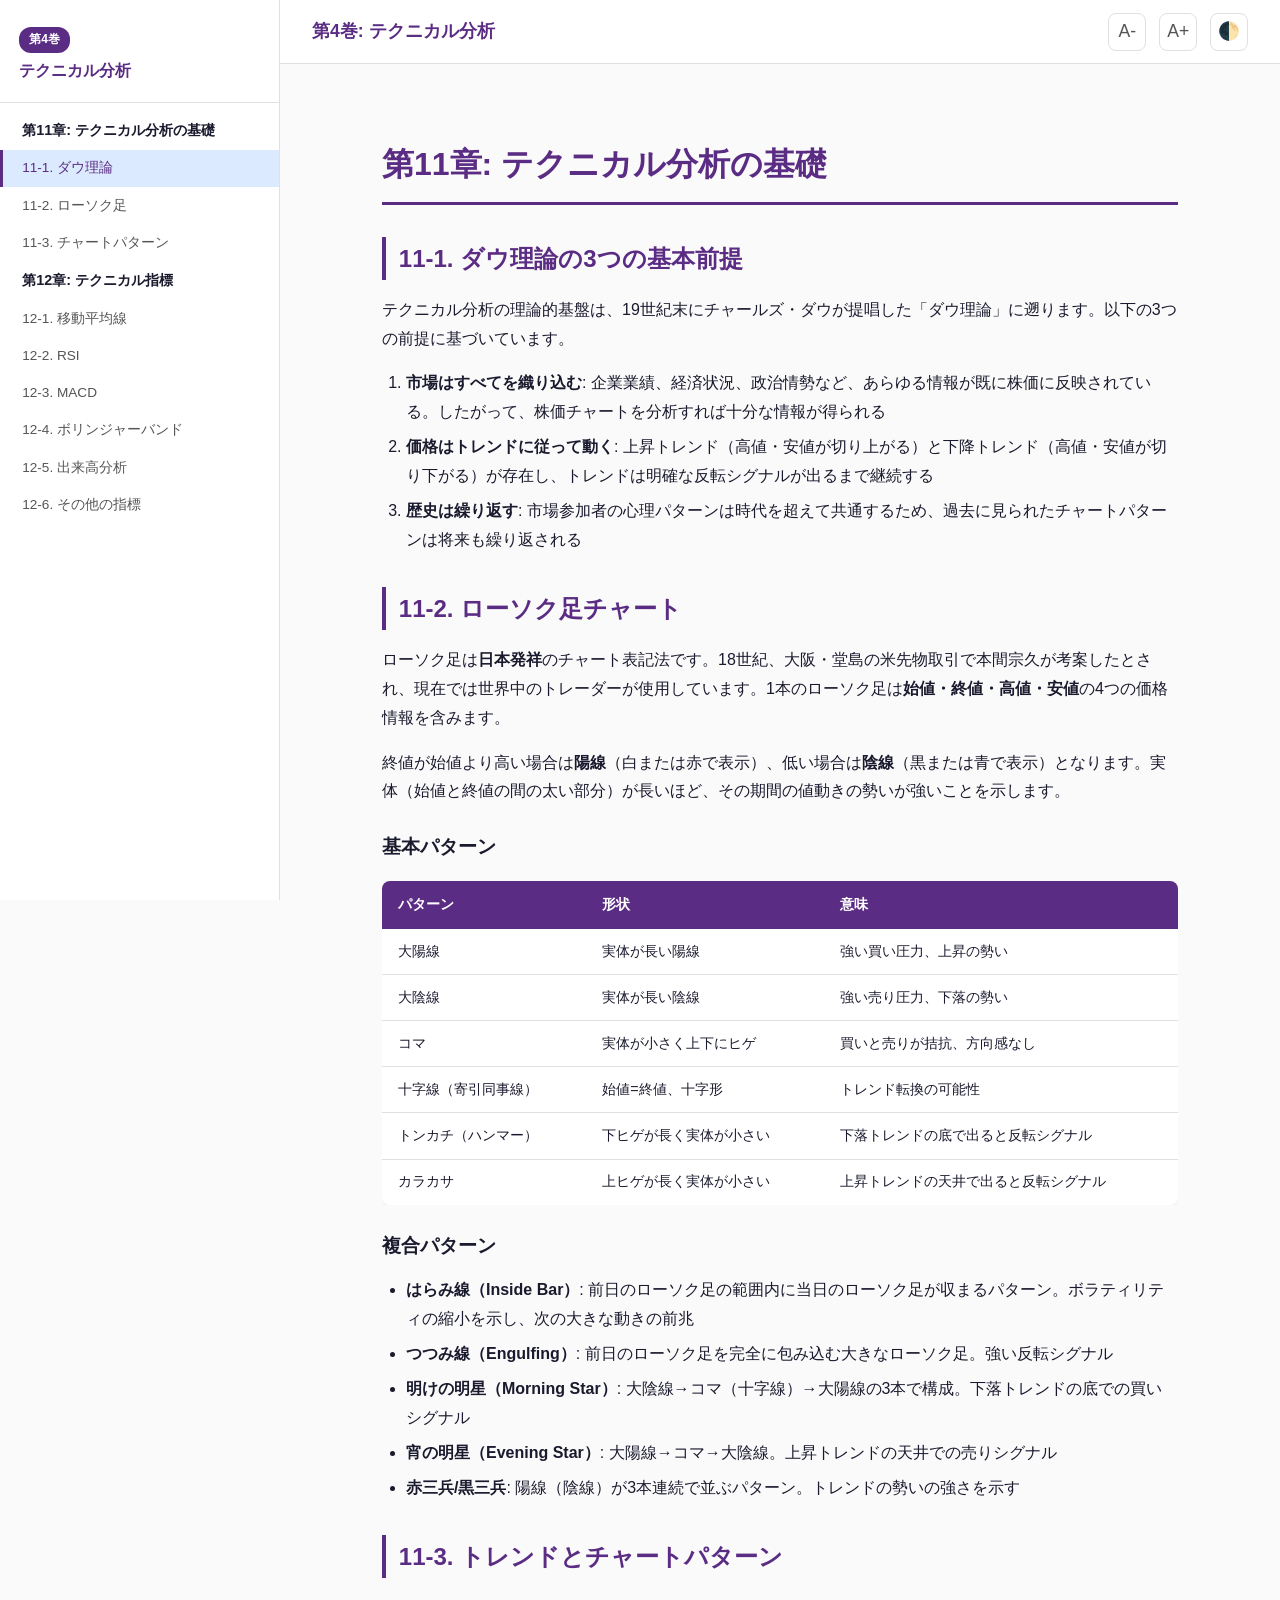
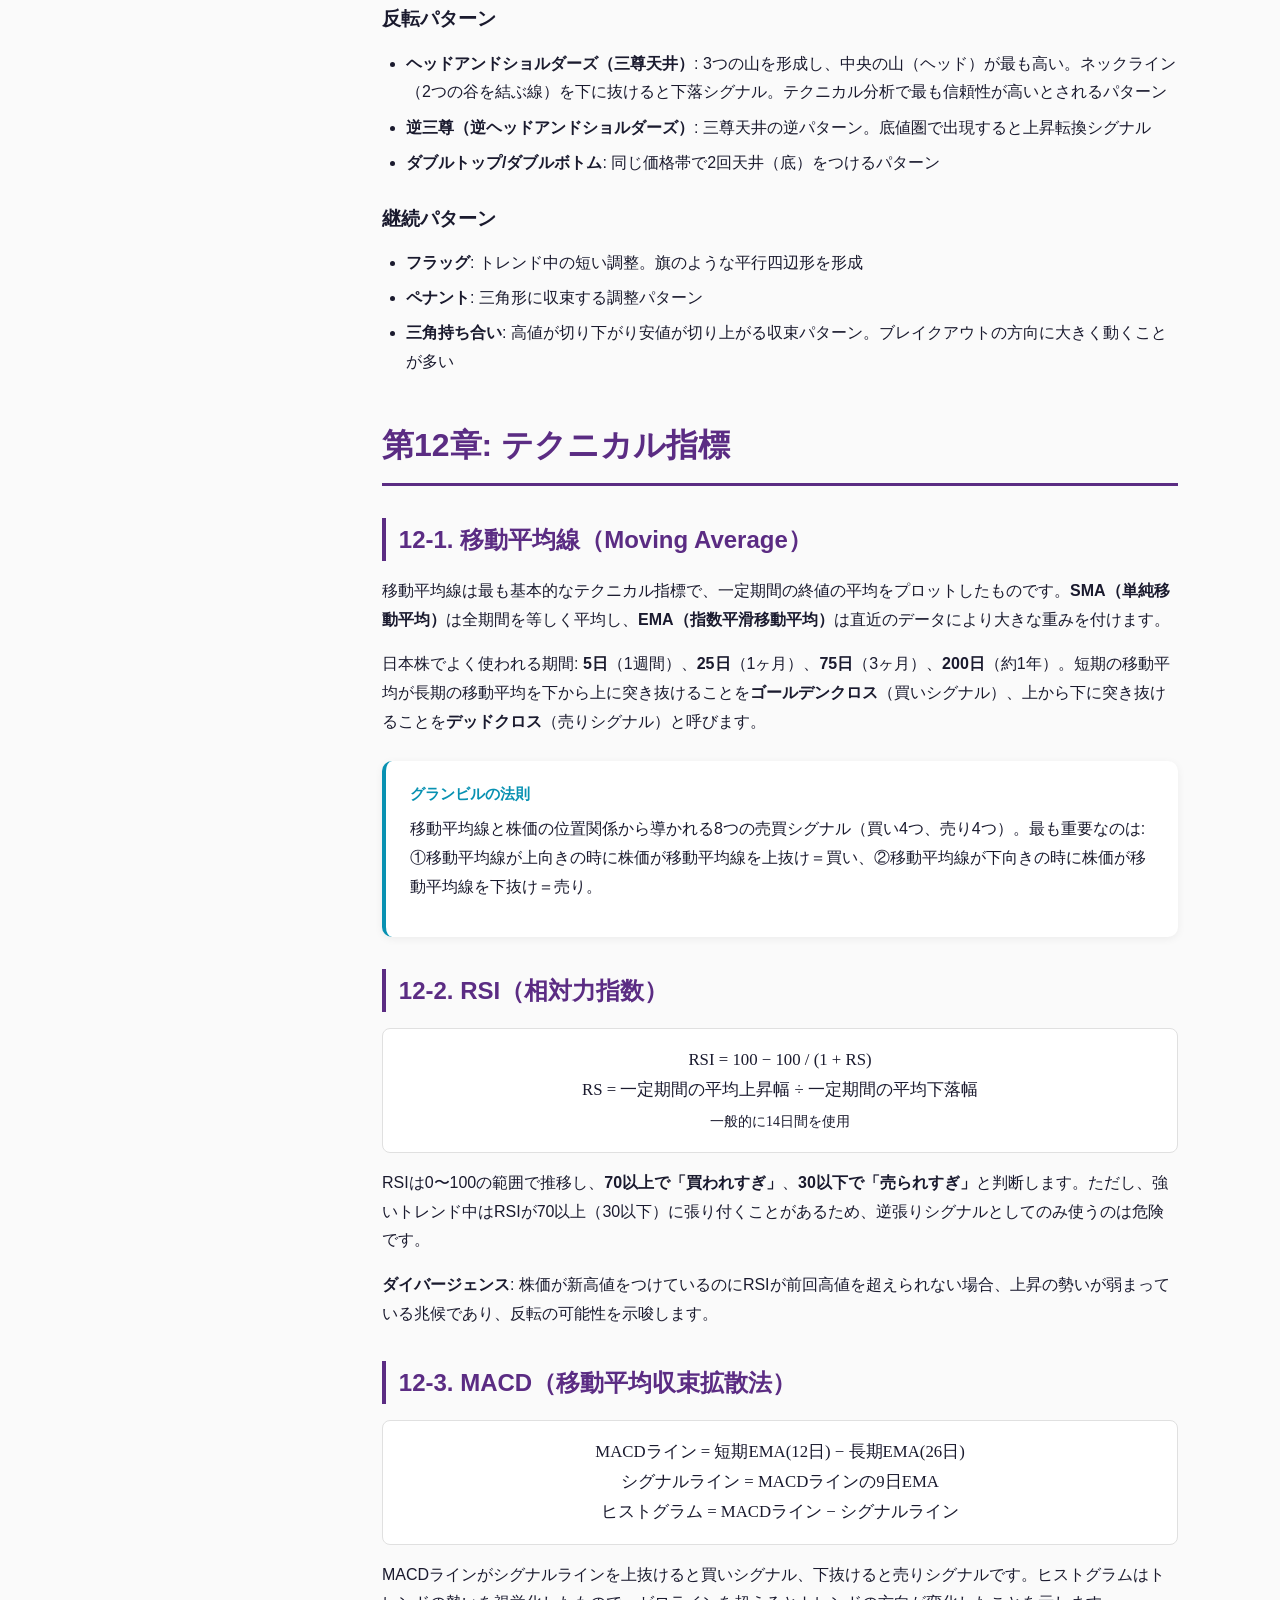
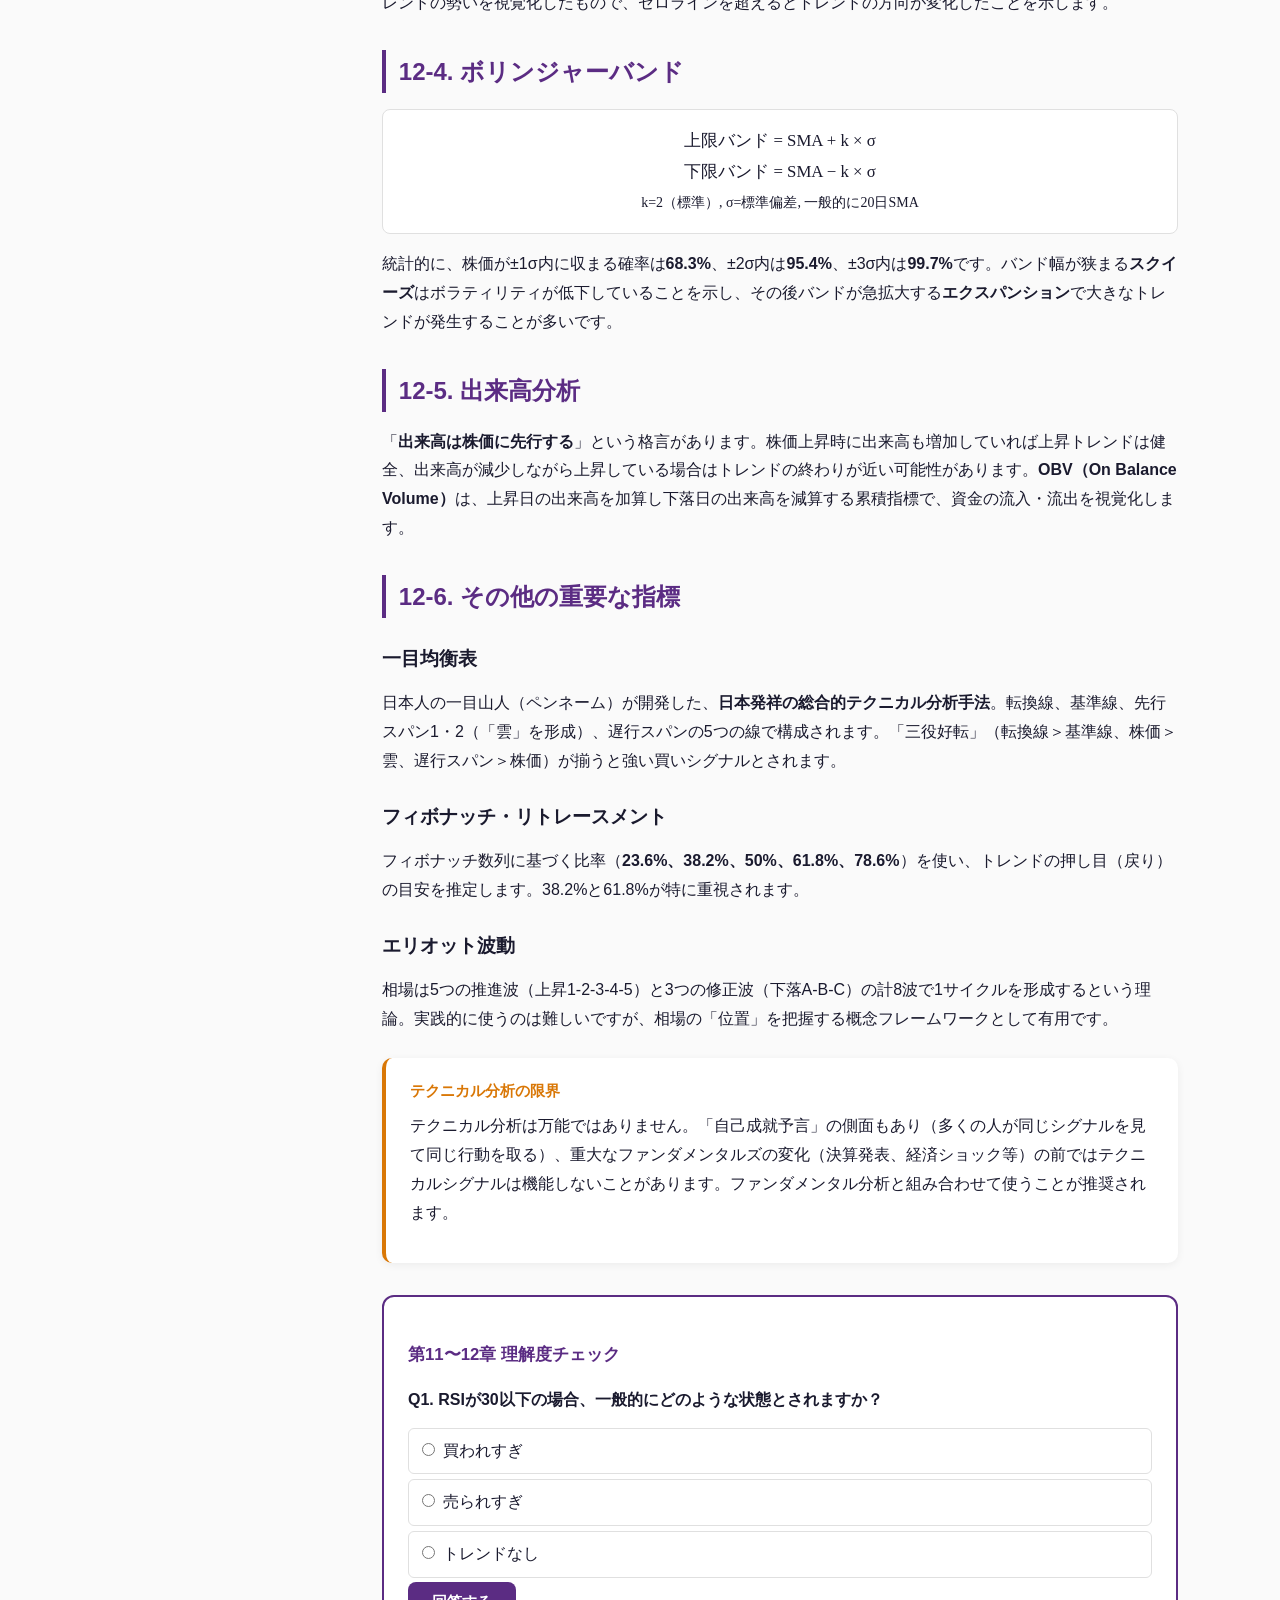
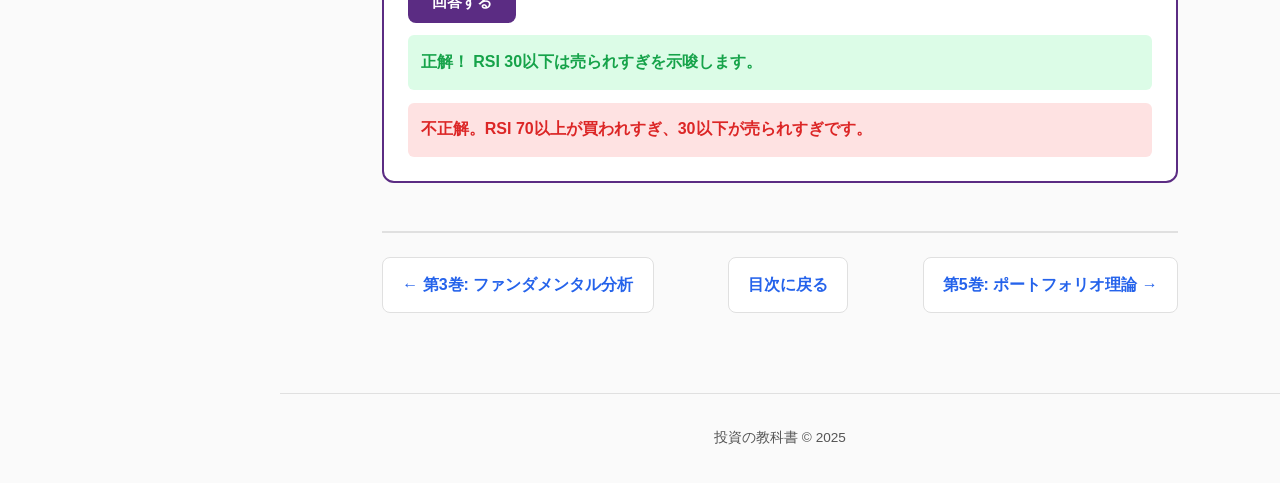
<file: books/vol04/index.html>
<!DOCTYPE html>
<html lang="ja">
<head>
<meta charset="UTF-8">
<meta name="viewport" content="width=device-width, initial-scale=1.0">
<title>第4巻: テクニカル分析 -- 投資の教科書</title>
<link rel="stylesheet" href="../css/style.css">
<style>:root { --vol-color: #5b2c83; }</style>
</head>
<body>
<div class="page-wrapper">
<nav class="sidebar">
  <div class="sidebar-header"><div class="vol-badge">第4巻</div><br>テクニカル分析</div>
  <ul class="sidebar-nav">
    <li class="chapter"><a href="#ch11">第11章: テクニカル分析の基礎</a></li>
    <li><a href="#sec11-1">11-1. ダウ理論</a></li>
    <li><a href="#sec11-2">11-2. ローソク足</a></li>
    <li><a href="#sec11-3">11-3. チャートパターン</a></li>
    <li class="chapter"><a href="#ch12">第12章: テクニカル指標</a></li>
    <li><a href="#sec12-1">12-1. 移動平均線</a></li>
    <li><a href="#sec12-2">12-2. RSI</a></li>
    <li><a href="#sec12-3">12-3. MACD</a></li>
    <li><a href="#sec12-4">12-4. ボリンジャーバンド</a></li>
    <li><a href="#sec12-5">12-5. 出来高分析</a></li>
    <li><a href="#sec12-6">12-6. その他の指標</a></li>
  </ul>
</nav>
<div class="main-content">
<header class="top-header">
  <button class="btn-icon menu-toggle" onclick="toggleSidebar()">☰</button>
  <span class="vol-title">第4巻: テクニカル分析</span>
  <div class="header-actions">
    <button class="btn-icon" onclick="changeFontSize(-1)">A-</button>
    <button class="btn-icon" onclick="changeFontSize(1)">A+</button>
    <button class="btn-icon" onclick="toggleTheme()">🌓</button>
  </div>
</header>
<div class="chapter-progress"><div class="bar"></div></div>
<div class="content-area">

<h1 id="ch11">第11章: テクニカル分析の基礎</h1>

<h2 id="sec11-1">11-1. ダウ理論の3つの基本前提</h2>

<p>テクニカル分析の理論的基盤は、19世紀末にチャールズ・ダウが提唱した「ダウ理論」に遡ります。以下の3つの前提に基づいています。</p>

<ol>
  <li><strong>市場はすべてを織り込む</strong>: 企業業績、経済状況、政治情勢など、あらゆる情報が既に株価に反映されている。したがって、株価チャートを分析すれば十分な情報が得られる</li>
  <li><strong>価格はトレンドに従って動く</strong>: 上昇トレンド（高値・安値が切り上がる）と下降トレンド（高値・安値が切り下がる）が存在し、トレンドは明確な反転シグナルが出るまで継続する</li>
  <li><strong>歴史は繰り返す</strong>: 市場参加者の心理パターンは時代を超えて共通するため、過去に見られたチャートパターンは将来も繰り返される</li>
</ol>

<h2 id="sec11-2">11-2. ローソク足チャート</h2>

<p>ローソク足は<strong>日本発祥</strong>のチャート表記法です。18世紀、大阪・堂島の米先物取引で本間宗久が考案したとされ、現在では世界中のトレーダーが使用しています。1本のローソク足は<strong>始値・終値・高値・安値</strong>の4つの価格情報を含みます。</p>

<p>終値が始値より高い場合は<strong>陽線</strong>（白または赤で表示）、低い場合は<strong>陰線</strong>（黒または青で表示）となります。実体（始値と終値の間の太い部分）が長いほど、その期間の値動きの勢いが強いことを示します。</p>

<h3>基本パターン</h3>
<div class="table-wrap">
<table>
  <tr><th>パターン</th><th>形状</th><th>意味</th></tr>
  <tr><td>大陽線</td><td>実体が長い陽線</td><td>強い買い圧力、上昇の勢い</td></tr>
  <tr><td>大陰線</td><td>実体が長い陰線</td><td>強い売り圧力、下落の勢い</td></tr>
  <tr><td>コマ</td><td>実体が小さく上下にヒゲ</td><td>買いと売りが拮抗、方向感なし</td></tr>
  <tr><td>十字線（寄引同事線）</td><td>始値=終値、十字形</td><td>トレンド転換の可能性</td></tr>
  <tr><td>トンカチ（ハンマー）</td><td>下ヒゲが長く実体が小さい</td><td>下落トレンドの底で出ると反転シグナル</td></tr>
  <tr><td>カラカサ</td><td>上ヒゲが長く実体が小さい</td><td>上昇トレンドの天井で出ると反転シグナル</td></tr>
</table>
</div>

<h3>複合パターン</h3>
<ul>
  <li><strong>はらみ線（Inside Bar）</strong>: 前日のローソク足の範囲内に当日のローソク足が収まるパターン。ボラティリティの縮小を示し、次の大きな動きの前兆</li>
  <li><strong>つつみ線（Engulfing）</strong>: 前日のローソク足を完全に包み込む大きなローソク足。強い反転シグナル</li>
  <li><strong>明けの明星（Morning Star）</strong>: 大陰線→コマ（十字線）→大陽線の3本で構成。下落トレンドの底での買いシグナル</li>
  <li><strong>宵の明星（Evening Star）</strong>: 大陽線→コマ→大陰線。上昇トレンドの天井での売りシグナル</li>
  <li><strong>赤三兵/黒三兵</strong>: 陽線（陰線）が3本連続で並ぶパターン。トレンドの勢いの強さを示す</li>
</ul>

<h2 id="sec11-3">11-3. トレンドとチャートパターン</h2>

<h3>反転パターン</h3>
<ul>
  <li><strong>ヘッドアンドショルダーズ（三尊天井）</strong>: 3つの山を形成し、中央の山（ヘッド）が最も高い。ネックライン（2つの谷を結ぶ線）を下に抜けると下落シグナル。テクニカル分析で最も信頼性が高いとされるパターン</li>
  <li><strong>逆三尊（逆ヘッドアンドショルダーズ）</strong>: 三尊天井の逆パターン。底値圏で出現すると上昇転換シグナル</li>
  <li><strong>ダブルトップ/ダブルボトム</strong>: 同じ価格帯で2回天井（底）をつけるパターン</li>
</ul>

<h3>継続パターン</h3>
<ul>
  <li><strong>フラッグ</strong>: トレンド中の短い調整。旗のような平行四辺形を形成</li>
  <li><strong>ペナント</strong>: 三角形に収束する調整パターン</li>
  <li><strong>三角持ち合い</strong>: 高値が切り下がり安値が切り上がる収束パターン。ブレイクアウトの方向に大きく動くことが多い</li>
</ul>

<h1 id="ch12">第12章: テクニカル指標</h1>

<h2 id="sec12-1">12-1. 移動平均線（Moving Average）</h2>

<p>移動平均線は最も基本的なテクニカル指標で、一定期間の終値の平均をプロットしたものです。<strong>SMA（単純移動平均）</strong>は全期間を等しく平均し、<strong>EMA（指数平滑移動平均）</strong>は直近のデータにより大きな重みを付けます。</p>

<p>日本株でよく使われる期間: <strong>5日</strong>（1週間）、<strong>25日</strong>（1ヶ月）、<strong>75日</strong>（3ヶ月）、<strong>200日</strong>（約1年）。短期の移動平均が長期の移動平均を下から上に突き抜けることを<strong>ゴールデンクロス</strong>（買いシグナル）、上から下に突き抜けることを<strong>デッドクロス</strong>（売りシグナル）と呼びます。</p>

<div class="box box-info">
  <div class="box-title">グランビルの法則</div>
  <p>移動平均線と株価の位置関係から導かれる8つの売買シグナル（買い4つ、売り4つ）。最も重要なのは: ①移動平均線が上向きの時に株価が移動平均線を上抜け＝買い、②移動平均線が下向きの時に株価が移動平均線を下抜け＝売り。</p>
</div>

<h2 id="sec12-2">12-2. RSI（相対力指数）</h2>

<div class="formula">
RSI = 100 − 100 / (1 + RS)<br>
RS = 一定期間の平均上昇幅 ÷ 一定期間の平均下落幅<br>
<small>一般的に14日間を使用</small>
</div>

<p>RSIは0〜100の範囲で推移し、<strong>70以上で「買われすぎ」</strong>、<strong>30以下で「売られすぎ」</strong>と判断します。ただし、強いトレンド中はRSIが70以上（30以下）に張り付くことがあるため、逆張りシグナルとしてのみ使うのは危険です。</p>

<p><strong>ダイバージェンス</strong>: 株価が新高値をつけているのにRSIが前回高値を超えられない場合、上昇の勢いが弱まっている兆候であり、反転の可能性を示唆します。</p>

<h2 id="sec12-3">12-3. MACD（移動平均収束拡散法）</h2>

<div class="formula">
MACDライン = 短期EMA(12日) − 長期EMA(26日)<br>
シグナルライン = MACDラインの9日EMA<br>
ヒストグラム = MACDライン − シグナルライン
</div>

<p>MACDラインがシグナルラインを上抜けると買いシグナル、下抜けると売りシグナルです。ヒストグラムはトレンドの勢いを視覚化したもので、ゼロラインを超えるとトレンドの方向が変化したことを示します。</p>

<h2 id="sec12-4">12-4. ボリンジャーバンド</h2>

<div class="formula">
上限バンド = SMA + k × σ<br>
下限バンド = SMA − k × σ<br>
<small>k=2（標準）, σ=標準偏差, 一般的に20日SMA</small>
</div>

<p>統計的に、株価が±1σ内に収まる確率は<strong>68.3%</strong>、±2σ内は<strong>95.4%</strong>、±3σ内は<strong>99.7%</strong>です。バンド幅が狭まる<strong>スクイーズ</strong>はボラティリティが低下していることを示し、その後バンドが急拡大する<strong>エクスパンション</strong>で大きなトレンドが発生することが多いです。</p>

<h2 id="sec12-5">12-5. 出来高分析</h2>

<p>「<strong>出来高は株価に先行する</strong>」という格言があります。株価上昇時に出来高も増加していれば上昇トレンドは健全、出来高が減少しながら上昇している場合はトレンドの終わりが近い可能性があります。<strong>OBV（On Balance Volume）</strong>は、上昇日の出来高を加算し下落日の出来高を減算する累積指標で、資金の流入・流出を視覚化します。</p>

<h2 id="sec12-6">12-6. その他の重要な指標</h2>

<h3>一目均衡表</h3>
<p>日本人の一目山人（ペンネーム）が開発した、<strong>日本発祥の総合的テクニカル分析手法</strong>。転換線、基準線、先行スパン1・2（「雲」を形成）、遅行スパンの5つの線で構成されます。「三役好転」（転換線＞基準線、株価＞雲、遅行スパン＞株価）が揃うと強い買いシグナルとされます。</p>

<h3>フィボナッチ・リトレースメント</h3>
<p>フィボナッチ数列に基づく比率（<strong>23.6%、38.2%、50%、61.8%、78.6%</strong>）を使い、トレンドの押し目（戻り）の目安を推定します。38.2%と61.8%が特に重視されます。</p>

<h3>エリオット波動</h3>
<p>相場は5つの推進波（上昇1-2-3-4-5）と3つの修正波（下落A-B-C）の計8波で1サイクルを形成するという理論。実践的に使うのは難しいですが、相場の「位置」を把握する概念フレームワークとして有用です。</p>

<div class="box box-warning">
  <div class="box-title">テクニカル分析の限界</div>
  <p>テクニカル分析は万能ではありません。「自己成就予言」の側面もあり（多くの人が同じシグナルを見て同じ行動を取る）、重大なファンダメンタルズの変化（決算発表、経済ショック等）の前ではテクニカルシグナルは機能しないことがあります。ファンダメンタル分析と組み合わせて使うことが推奨されます。</p>
</div>

<div class="quiz" id="quiz-ch12">
  <h4>第11〜12章 理解度チェック</h4>
  <div class="quiz-q">Q1. RSIが30以下の場合、一般的にどのような状態とされますか？</div>
  <div class="quiz-options">
    <label><input type="radio" name="q-ch12" value="a">買われすぎ</label>
    <label><input type="radio" name="q-ch12" value="b" data-correct="true">売られすぎ</label>
    <label><input type="radio" name="q-ch12" value="c">トレンドなし</label>
  </div>
  <button class="calc-btn" onclick="checkQuiz('quiz-ch12')">回答する</button>
  <div class="quiz-feedback correct">正解！ RSI 30以下は売られすぎを示唆します。</div>
  <div class="quiz-feedback wrong">不正解。RSI 70以上が買われすぎ、30以下が売られすぎです。</div>
</div>

<div class="vol-nav">
  <a href="../vol03/index.html">← 第3巻: ファンダメンタル分析</a>
  <a href="../index.html">目次に戻る</a>
  <a href="../vol05/index.html">第5巻: ポートフォリオ理論 →</a>
</div>
</div>
<footer class="book-footer">投資の教科書 &copy; 2025</footer>
</div></div>
<script src="../js/main.js"></script>
</body>
</html>
</file>
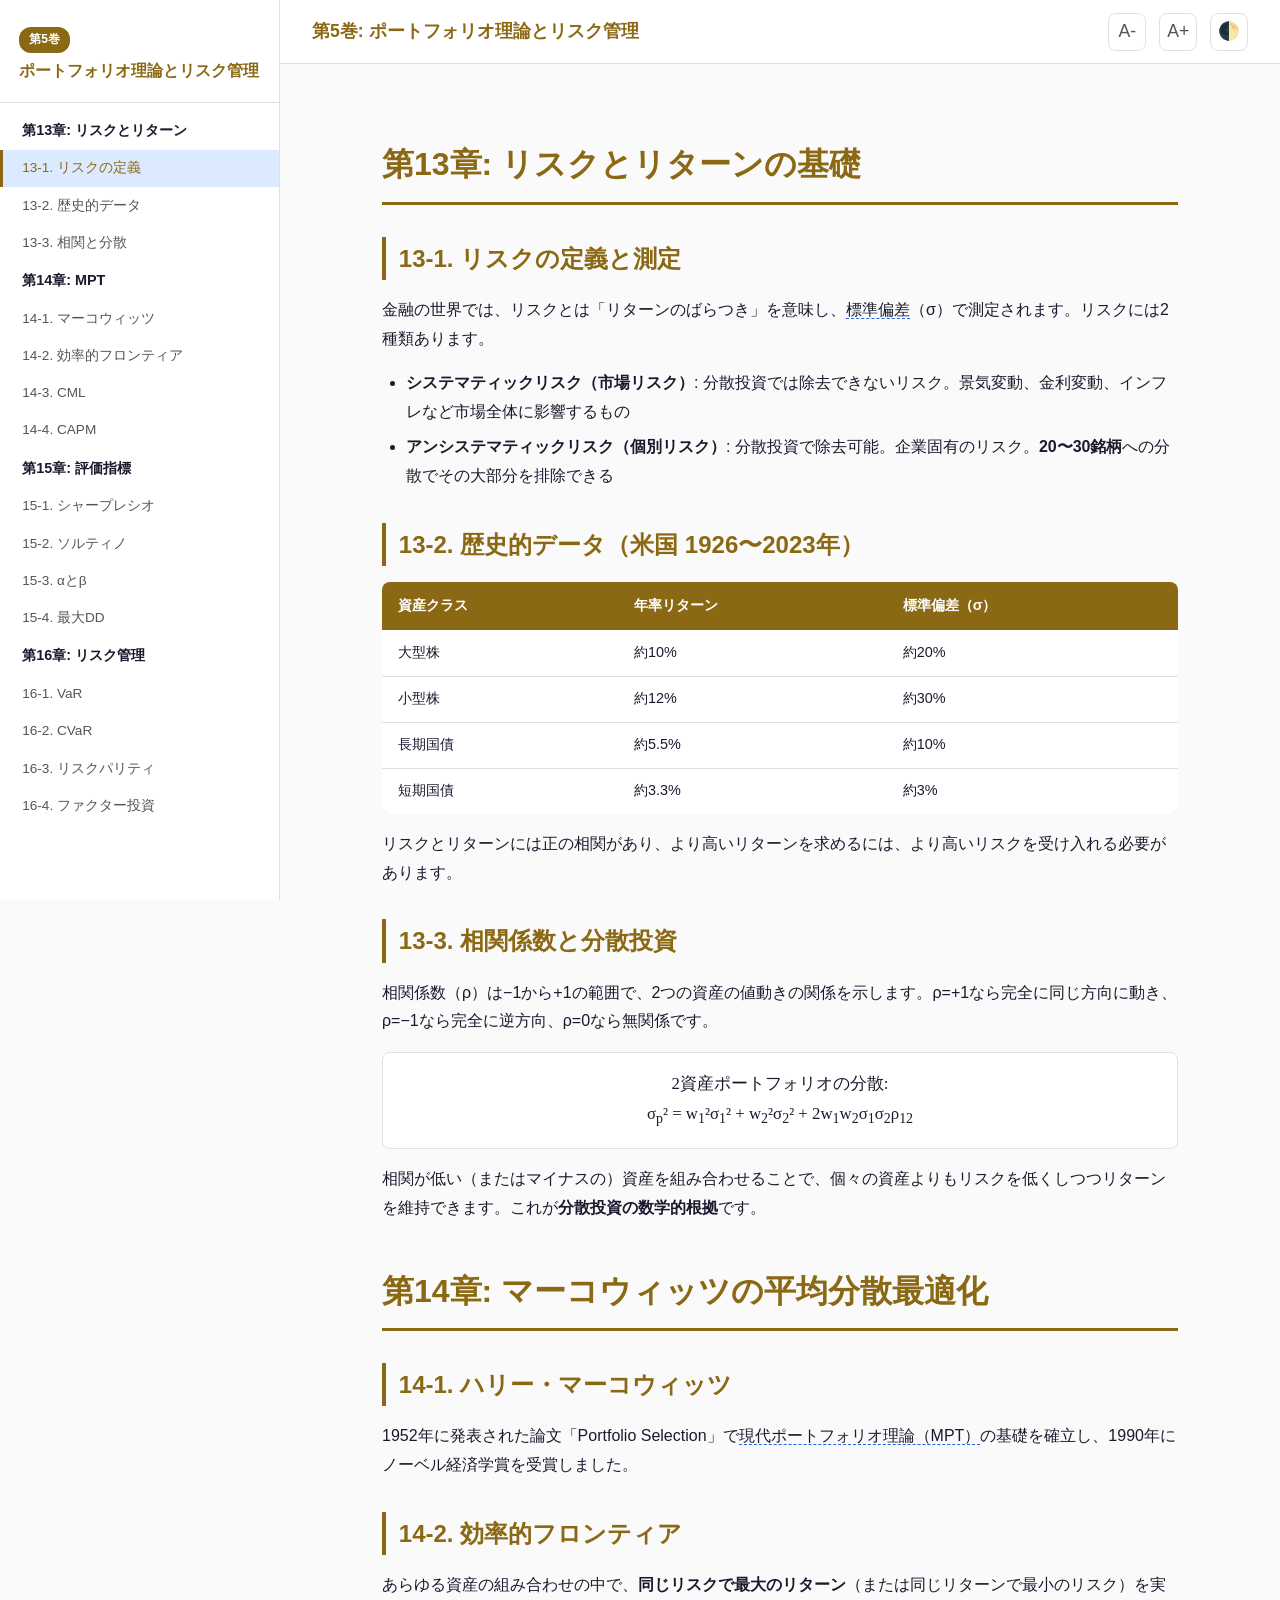
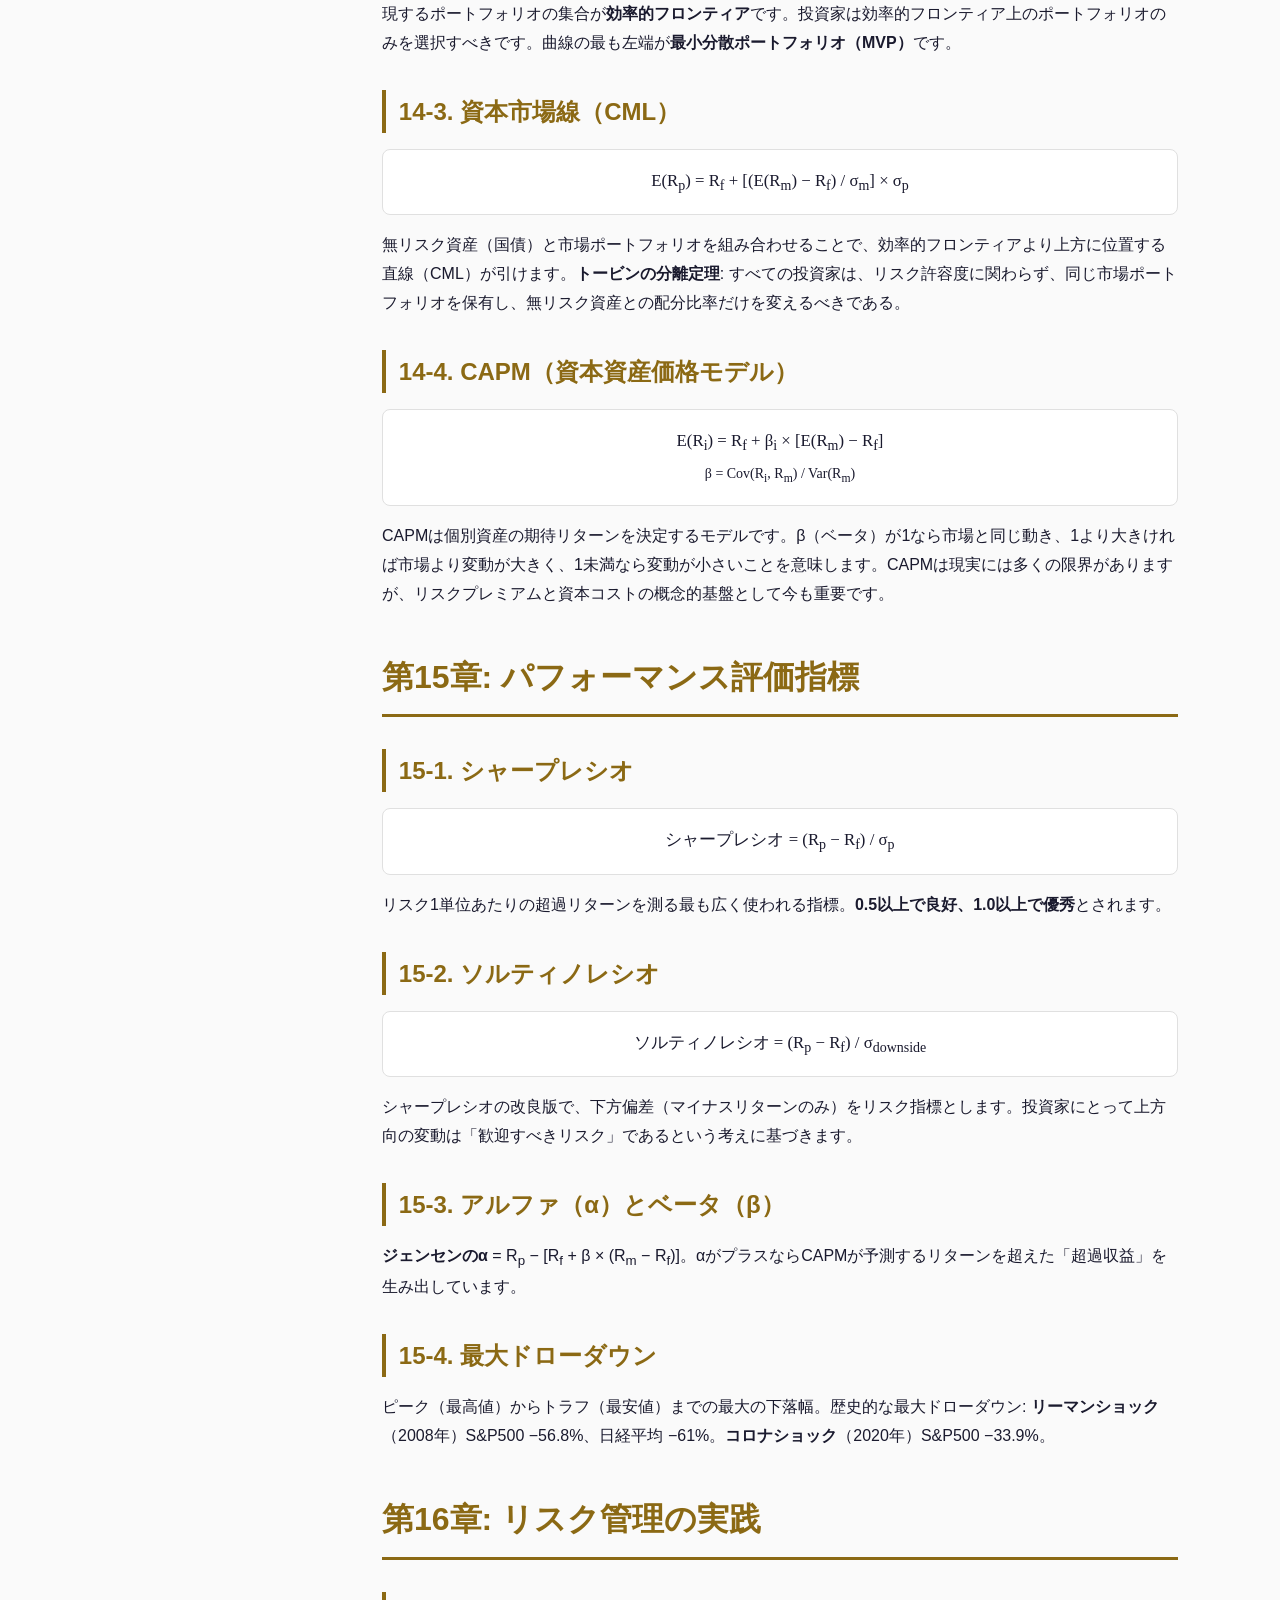
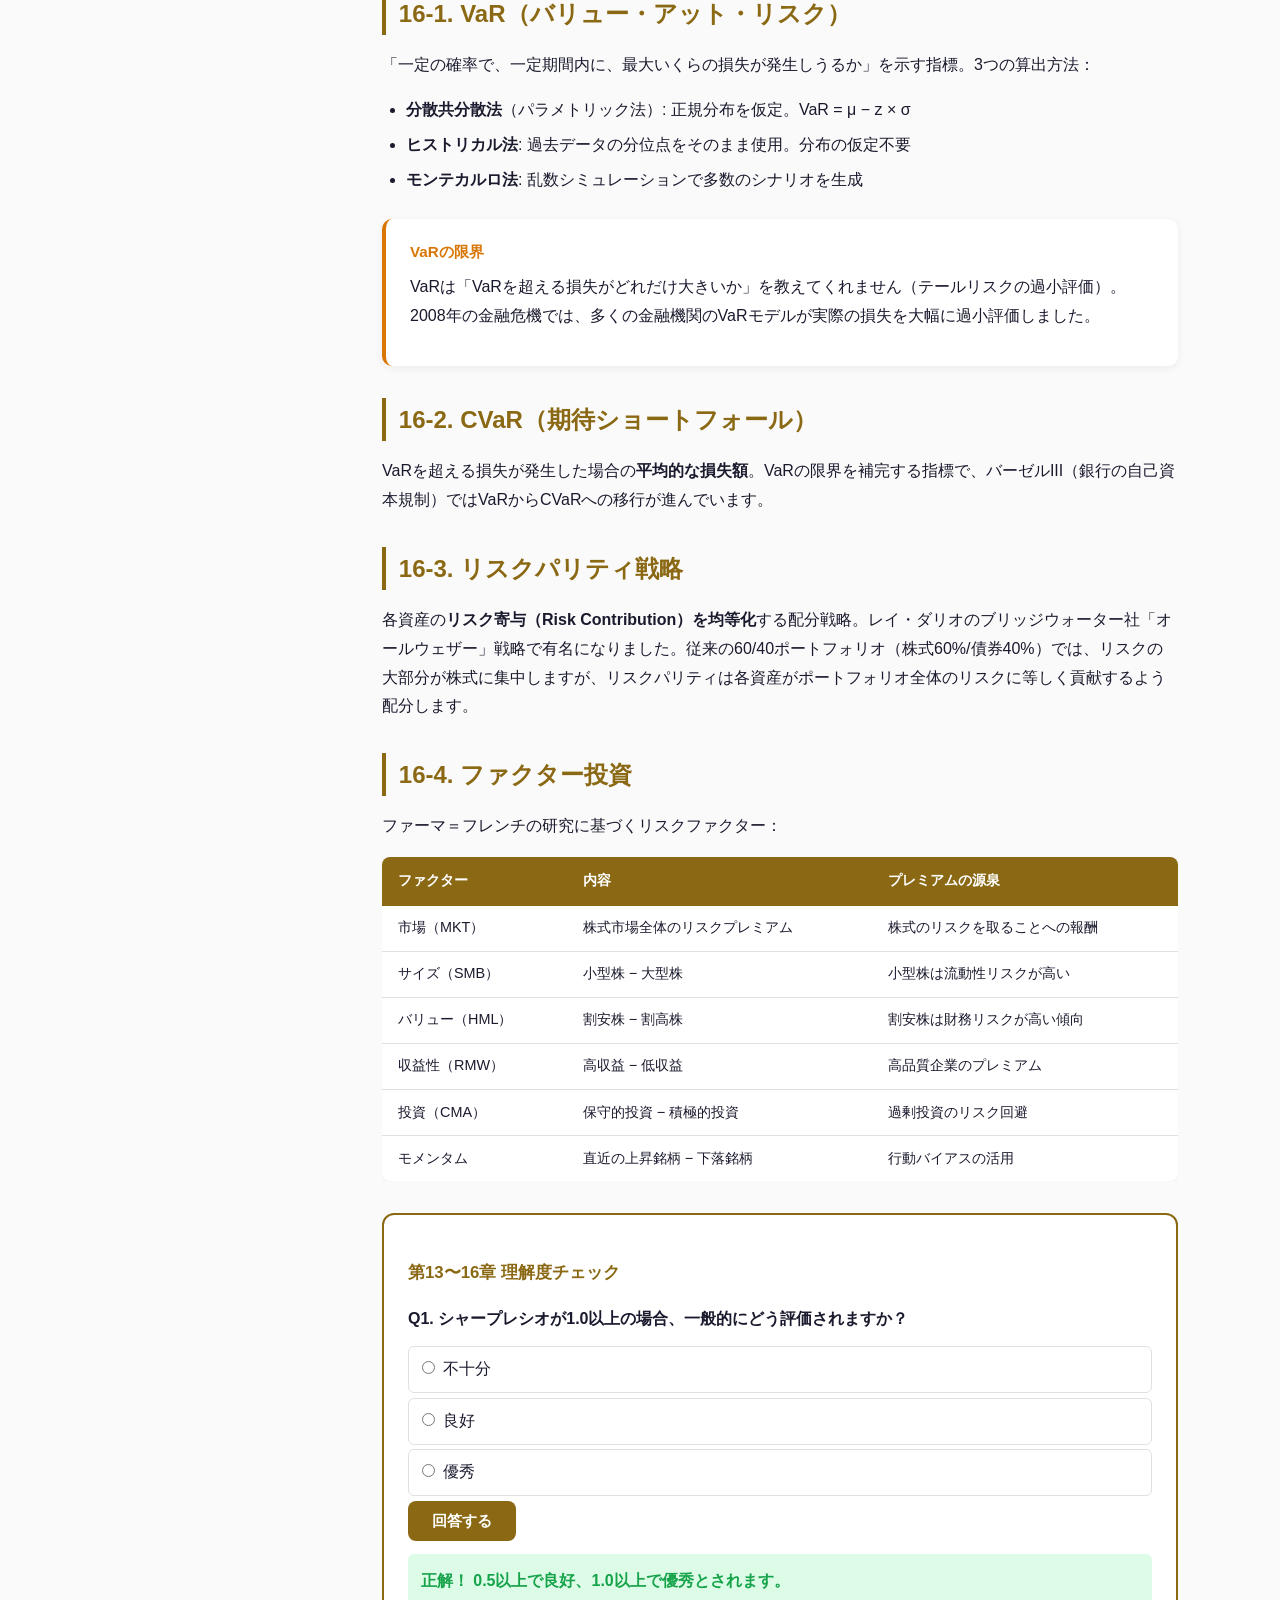
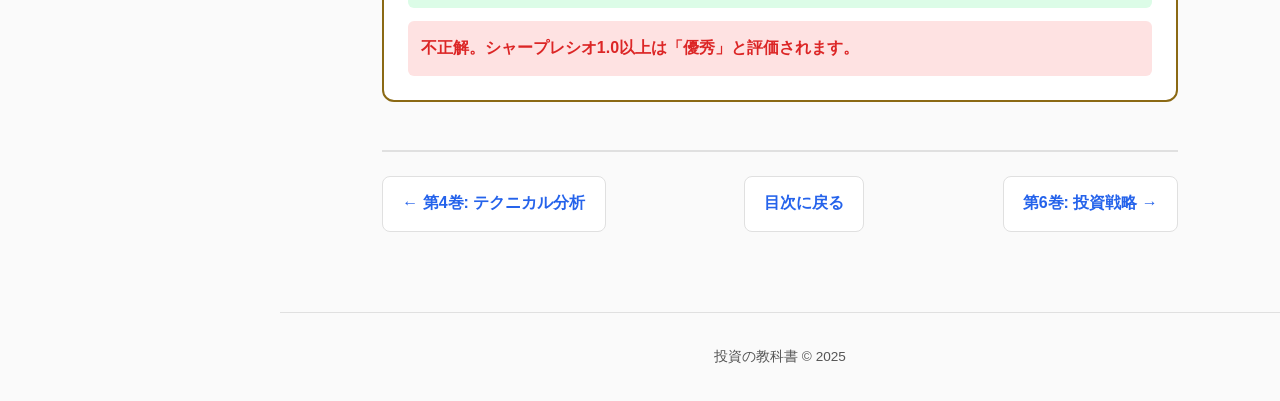
<file: books/vol05/index.html>
<!DOCTYPE html>
<html lang="ja">
<head>
<meta charset="UTF-8">
<meta name="viewport" content="width=device-width, initial-scale=1.0">
<title>第5巻: ポートフォリオ理論とリスク管理 -- 投資の教科書</title>
<link rel="stylesheet" href="../css/style.css">
<style>:root { --vol-color: #8b6914; }</style>
</head>
<body>
<div class="page-wrapper">
<nav class="sidebar">
  <div class="sidebar-header"><div class="vol-badge">第5巻</div><br>ポートフォリオ理論とリスク管理</div>
  <ul class="sidebar-nav">
    <li class="chapter"><a href="#ch13">第13章: リスクとリターン</a></li>
    <li><a href="#sec13-1">13-1. リスクの定義</a></li><li><a href="#sec13-2">13-2. 歴史的データ</a></li><li><a href="#sec13-3">13-3. 相関と分散</a></li>
    <li class="chapter"><a href="#ch14">第14章: MPT</a></li>
    <li><a href="#sec14-1">14-1. マーコウィッツ</a></li><li><a href="#sec14-2">14-2. 効率的フロンティア</a></li><li><a href="#sec14-3">14-3. CML</a></li><li><a href="#sec14-4">14-4. CAPM</a></li>
    <li class="chapter"><a href="#ch15">第15章: 評価指標</a></li>
    <li><a href="#sec15-1">15-1. シャープレシオ</a></li><li><a href="#sec15-2">15-2. ソルティノ</a></li><li><a href="#sec15-3">15-3. αとβ</a></li><li><a href="#sec15-4">15-4. 最大DD</a></li>
    <li class="chapter"><a href="#ch16">第16章: リスク管理</a></li>
    <li><a href="#sec16-1">16-1. VaR</a></li><li><a href="#sec16-2">16-2. CVaR</a></li><li><a href="#sec16-3">16-3. リスクパリティ</a></li><li><a href="#sec16-4">16-4. ファクター投資</a></li>
  </ul>
</nav>
<div class="main-content">
<header class="top-header">
  <button class="btn-icon menu-toggle" onclick="toggleSidebar()">☰</button>
  <span class="vol-title">第5巻: ポートフォリオ理論とリスク管理</span>
  <div class="header-actions"><button class="btn-icon" onclick="changeFontSize(-1)">A-</button><button class="btn-icon" onclick="changeFontSize(1)">A+</button><button class="btn-icon" onclick="toggleTheme()">🌓</button></div>
</header>
<div class="chapter-progress"><div class="bar"></div></div>
<div class="content-area">

<h1 id="ch13">第13章: リスクとリターンの基礎</h1>

<h2 id="sec13-1">13-1. リスクの定義と測定</h2>
<p>金融の世界では、リスクとは「リターンのばらつき」を意味し、<span class="tooltip">標準偏差<span class="tooltip-text">データの散らばり具合を示す統計量。σ（シグマ）で表記。大きいほどリスクが高い</span></span>（σ）で測定されます。リスクには2種類あります。</p>
<ul>
  <li><strong>システマティックリスク（市場リスク）</strong>: 分散投資では除去できないリスク。景気変動、金利変動、インフレなど市場全体に影響するもの</li>
  <li><strong>アンシステマティックリスク（個別リスク）</strong>: 分散投資で除去可能。企業固有のリスク。<strong>20〜30銘柄</strong>への分散でその大部分を排除できる</li>
</ul>

<h2 id="sec13-2">13-2. 歴史的データ（米国 1926〜2023年）</h2>
<div class="table-wrap">
<table>
  <tr><th>資産クラス</th><th>年率リターン</th><th>標準偏差（σ）</th></tr>
  <tr><td>大型株</td><td>約10%</td><td>約20%</td></tr>
  <tr><td>小型株</td><td>約12%</td><td>約30%</td></tr>
  <tr><td>長期国債</td><td>約5.5%</td><td>約10%</td></tr>
  <tr><td>短期国債</td><td>約3.3%</td><td>約3%</td></tr>
</table>
</div>
<p>リスクとリターンには正の相関があり、より高いリターンを求めるには、より高いリスクを受け入れる必要があります。</p>

<h2 id="sec13-3">13-3. 相関係数と分散投資</h2>
<p>相関係数（ρ）は−1から+1の範囲で、2つの資産の値動きの関係を示します。ρ=+1なら完全に同じ方向に動き、ρ=−1なら完全に逆方向、ρ=0なら無関係です。</p>
<div class="formula">
2資産ポートフォリオの分散:<br>
σ<sub>p</sub>² = w<sub>1</sub>²σ<sub>1</sub>² + w<sub>2</sub>²σ<sub>2</sub>² + 2w<sub>1</sub>w<sub>2</sub>σ<sub>1</sub>σ<sub>2</sub>ρ<sub>12</sub>
</div>
<p>相関が低い（またはマイナスの）資産を組み合わせることで、個々の資産よりもリスクを低くしつつリターンを維持できます。これが<strong>分散投資の数学的根拠</strong>です。</p>

<h1 id="ch14">第14章: マーコウィッツの平均分散最適化</h1>

<h2 id="sec14-1">14-1. ハリー・マーコウィッツ</h2>
<p>1952年に発表された論文「Portfolio Selection」で<span class="tooltip">現代ポートフォリオ理論（MPT）<span class="tooltip-text">Modern Portfolio Theory。リスクとリターンの定量的分析に基づくポートフォリオ構築理論</span></span>の基礎を確立し、1990年にノーベル経済学賞を受賞しました。</p>

<h2 id="sec14-2">14-2. 効率的フロンティア</h2>
<p>あらゆる資産の組み合わせの中で、<strong>同じリスクで最大のリターン</strong>（または同じリターンで最小のリスク）を実現するポートフォリオの集合が<strong>効率的フロンティア</strong>です。投資家は効率的フロンティア上のポートフォリオのみを選択すべきです。曲線の最も左端が<strong>最小分散ポートフォリオ（MVP）</strong>です。</p>

<h2 id="sec14-3">14-3. 資本市場線（CML）</h2>
<div class="formula">E(R<sub>p</sub>) = R<sub>f</sub> + [(E(R<sub>m</sub>) − R<sub>f</sub>) / σ<sub>m</sub>] × σ<sub>p</sub></div>
<p>無リスク資産（国債）と市場ポートフォリオを組み合わせることで、効率的フロンティアより上方に位置する直線（CML）が引けます。<strong>トービンの分離定理</strong>: すべての投資家は、リスク許容度に関わらず、同じ市場ポートフォリオを保有し、無リスク資産との配分比率だけを変えるべきである。</p>

<h2 id="sec14-4">14-4. CAPM（資本資産価格モデル）</h2>
<div class="formula">E(R<sub>i</sub>) = R<sub>f</sub> + β<sub>i</sub> × [E(R<sub>m</sub>) − R<sub>f</sub>]<br><small>β = Cov(R<sub>i</sub>, R<sub>m</sub>) / Var(R<sub>m</sub>)</small></div>
<p>CAPMは個別資産の期待リターンを決定するモデルです。β（ベータ）が1なら市場と同じ動き、1より大きければ市場より変動が大きく、1未満なら変動が小さいことを意味します。CAPMは現実には多くの限界がありますが、リスクプレミアムと資本コストの概念的基盤として今も重要です。</p>

<h1 id="ch15">第15章: パフォーマンス評価指標</h1>

<h2 id="sec15-1">15-1. シャープレシオ</h2>
<div class="formula">シャープレシオ = (R<sub>p</sub> − R<sub>f</sub>) / σ<sub>p</sub></div>
<p>リスク1単位あたりの超過リターンを測る最も広く使われる指標。<strong>0.5以上で良好、1.0以上で優秀</strong>とされます。</p>

<h2 id="sec15-2">15-2. ソルティノレシオ</h2>
<div class="formula">ソルティノレシオ = (R<sub>p</sub> − R<sub>f</sub>) / σ<sub>downside</sub></div>
<p>シャープレシオの改良版で、下方偏差（マイナスリターンのみ）をリスク指標とします。投資家にとって上方向の変動は「歓迎すべきリスク」であるという考えに基づきます。</p>

<h2 id="sec15-3">15-3. アルファ（α）とベータ（β）</h2>
<p><strong>ジェンセンのα</strong> = R<sub>p</sub> − [R<sub>f</sub> + β × (R<sub>m</sub> − R<sub>f</sub>)]。αがプラスならCAPMが予測するリターンを超えた「超過収益」を生み出しています。</p>

<h2 id="sec15-4">15-4. 最大ドローダウン</h2>
<p>ピーク（最高値）からトラフ（最安値）までの最大の下落幅。歴史的な最大ドローダウン: <strong>リーマンショック</strong>（2008年）S&amp;P500 −56.8%、日経平均 −61%。<strong>コロナショック</strong>（2020年）S&amp;P500 −33.9%。</p>

<h1 id="ch16">第16章: リスク管理の実践</h1>

<h2 id="sec16-1">16-1. VaR（バリュー・アット・リスク）</h2>
<p>「一定の確率で、一定期間内に、最大いくらの損失が発生しうるか」を示す指標。3つの算出方法：</p>
<ul>
  <li><strong>分散共分散法</strong>（パラメトリック法）: 正規分布を仮定。VaR = μ − z × σ</li>
  <li><strong>ヒストリカル法</strong>: 過去データの分位点をそのまま使用。分布の仮定不要</li>
  <li><strong>モンテカルロ法</strong>: 乱数シミュレーションで多数のシナリオを生成</li>
</ul>
<div class="box box-warning">
  <div class="box-title">VaRの限界</div>
  <p>VaRは「VaRを超える損失がどれだけ大きいか」を教えてくれません（テールリスクの過小評価）。2008年の金融危機では、多くの金融機関のVaRモデルが実際の損失を大幅に過小評価しました。</p>
</div>

<h2 id="sec16-2">16-2. CVaR（期待ショートフォール）</h2>
<p>VaRを超える損失が発生した場合の<strong>平均的な損失額</strong>。VaRの限界を補完する指標で、バーゼルIII（銀行の自己資本規制）ではVaRからCVaRへの移行が進んでいます。</p>

<h2 id="sec16-3">16-3. リスクパリティ戦略</h2>
<p>各資産の<strong>リスク寄与（Risk Contribution）を均等化</strong>する配分戦略。レイ・ダリオのブリッジウォーター社「オールウェザー」戦略で有名になりました。従来の60/40ポートフォリオ（株式60%/債券40%）では、リスクの大部分が株式に集中しますが、リスクパリティは各資産がポートフォリオ全体のリスクに等しく貢献するよう配分します。</p>

<h2 id="sec16-4">16-4. ファクター投資</h2>
<p>ファーマ＝フレンチの研究に基づくリスクファクター：</p>
<div class="table-wrap">
<table>
  <tr><th>ファクター</th><th>内容</th><th>プレミアムの源泉</th></tr>
  <tr><td>市場（MKT）</td><td>株式市場全体のリスクプレミアム</td><td>株式のリスクを取ることへの報酬</td></tr>
  <tr><td>サイズ（SMB）</td><td>小型株 − 大型株</td><td>小型株は流動性リスクが高い</td></tr>
  <tr><td>バリュー（HML）</td><td>割安株 − 割高株</td><td>割安株は財務リスクが高い傾向</td></tr>
  <tr><td>収益性（RMW）</td><td>高収益 − 低収益</td><td>高品質企業のプレミアム</td></tr>
  <tr><td>投資（CMA）</td><td>保守的投資 − 積極的投資</td><td>過剰投資のリスク回避</td></tr>
  <tr><td>モメンタム</td><td>直近の上昇銘柄 − 下落銘柄</td><td>行動バイアスの活用</td></tr>
</table>
</div>

<div class="quiz" id="quiz-ch16">
  <h4>第13〜16章 理解度チェック</h4>
  <div class="quiz-q">Q1. シャープレシオが1.0以上の場合、一般的にどう評価されますか？</div>
  <div class="quiz-options">
    <label><input type="radio" name="q-ch16" value="a">不十分</label>
    <label><input type="radio" name="q-ch16" value="b">良好</label>
    <label><input type="radio" name="q-ch16" value="c" data-correct="true">優秀</label>
  </div>
  <button class="calc-btn" onclick="checkQuiz('quiz-ch16')">回答する</button>
  <div class="quiz-feedback correct">正解！ 0.5以上で良好、1.0以上で優秀とされます。</div>
  <div class="quiz-feedback wrong">不正解。シャープレシオ1.0以上は「優秀」と評価されます。</div>
</div>

<div class="vol-nav">
  <a href="../vol04/index.html">← 第4巻: テクニカル分析</a>
  <a href="../index.html">目次に戻る</a>
  <a href="../vol06/index.html">第6巻: 投資戦略 →</a>
</div>
</div>
<footer class="book-footer">投資の教科書 &copy; 2025</footer>
</div></div>
<script src="../js/main.js"></script>
</body>
</html>
</file>
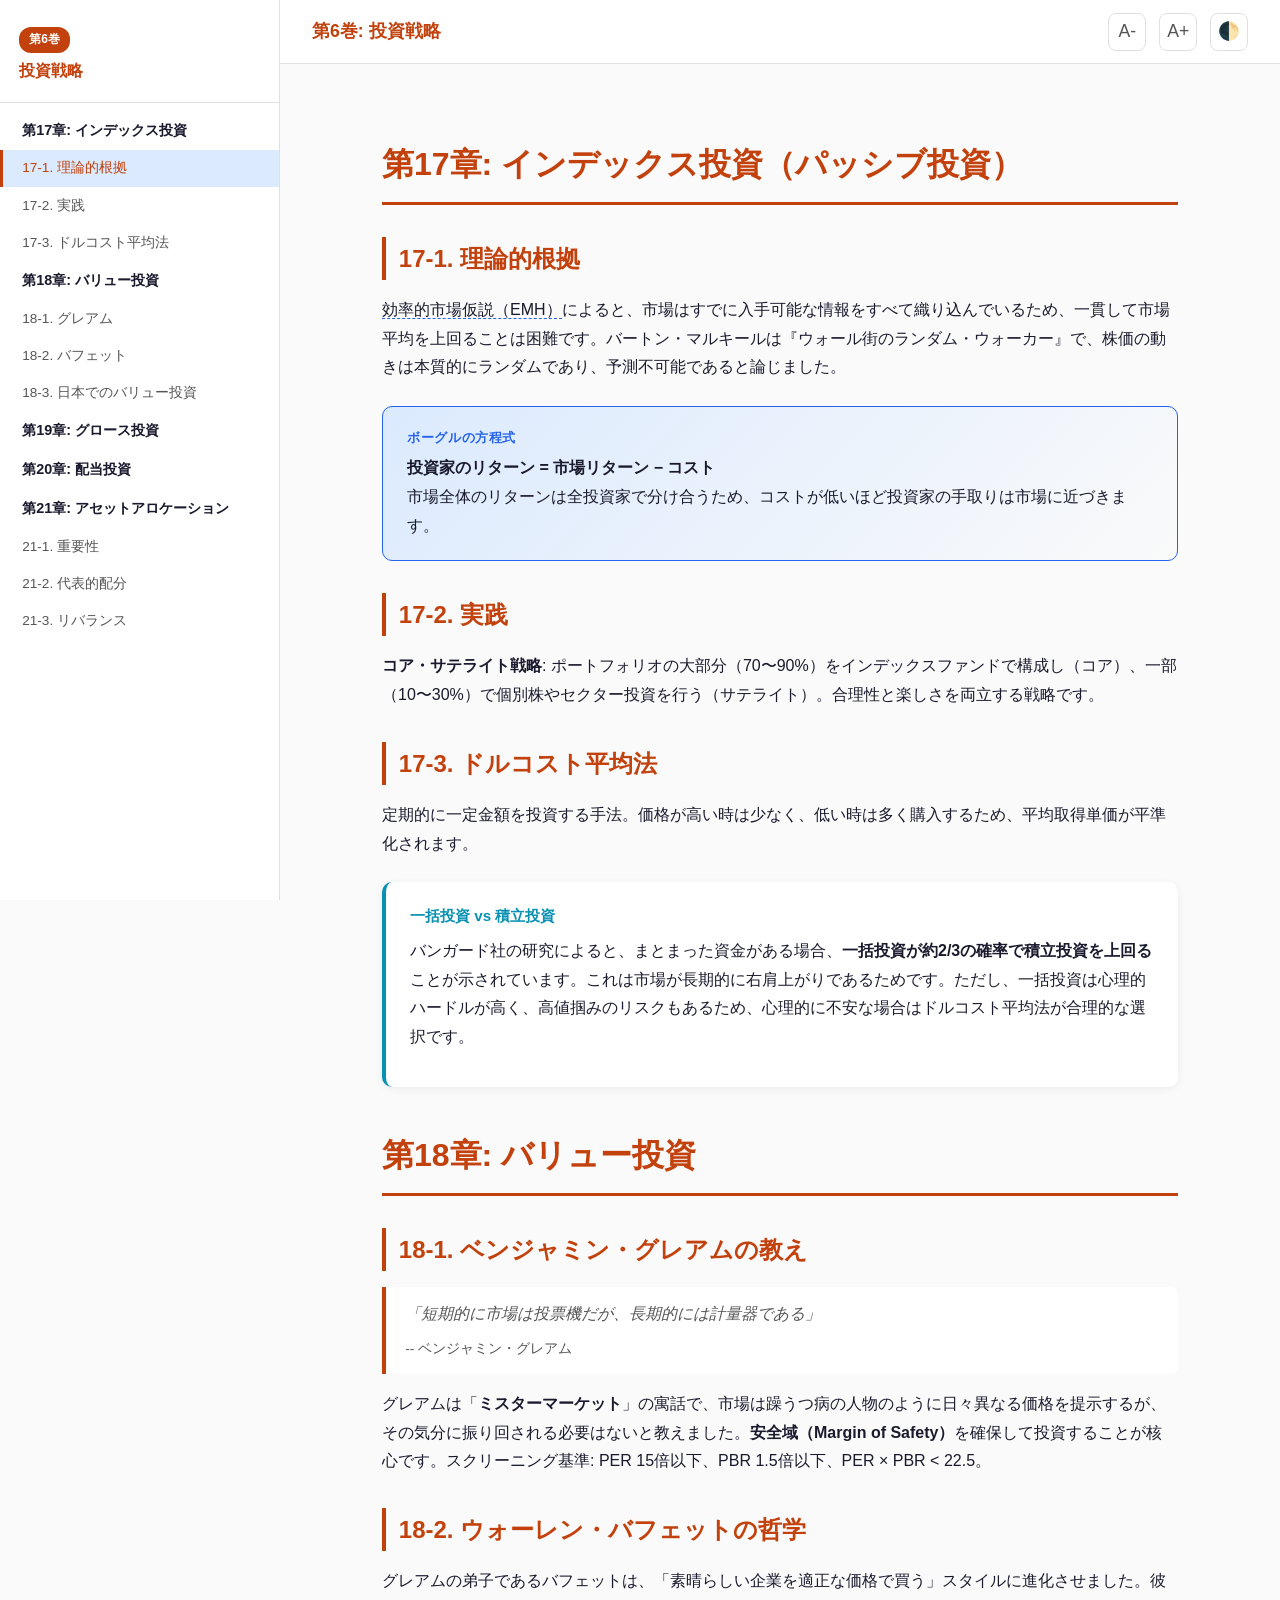
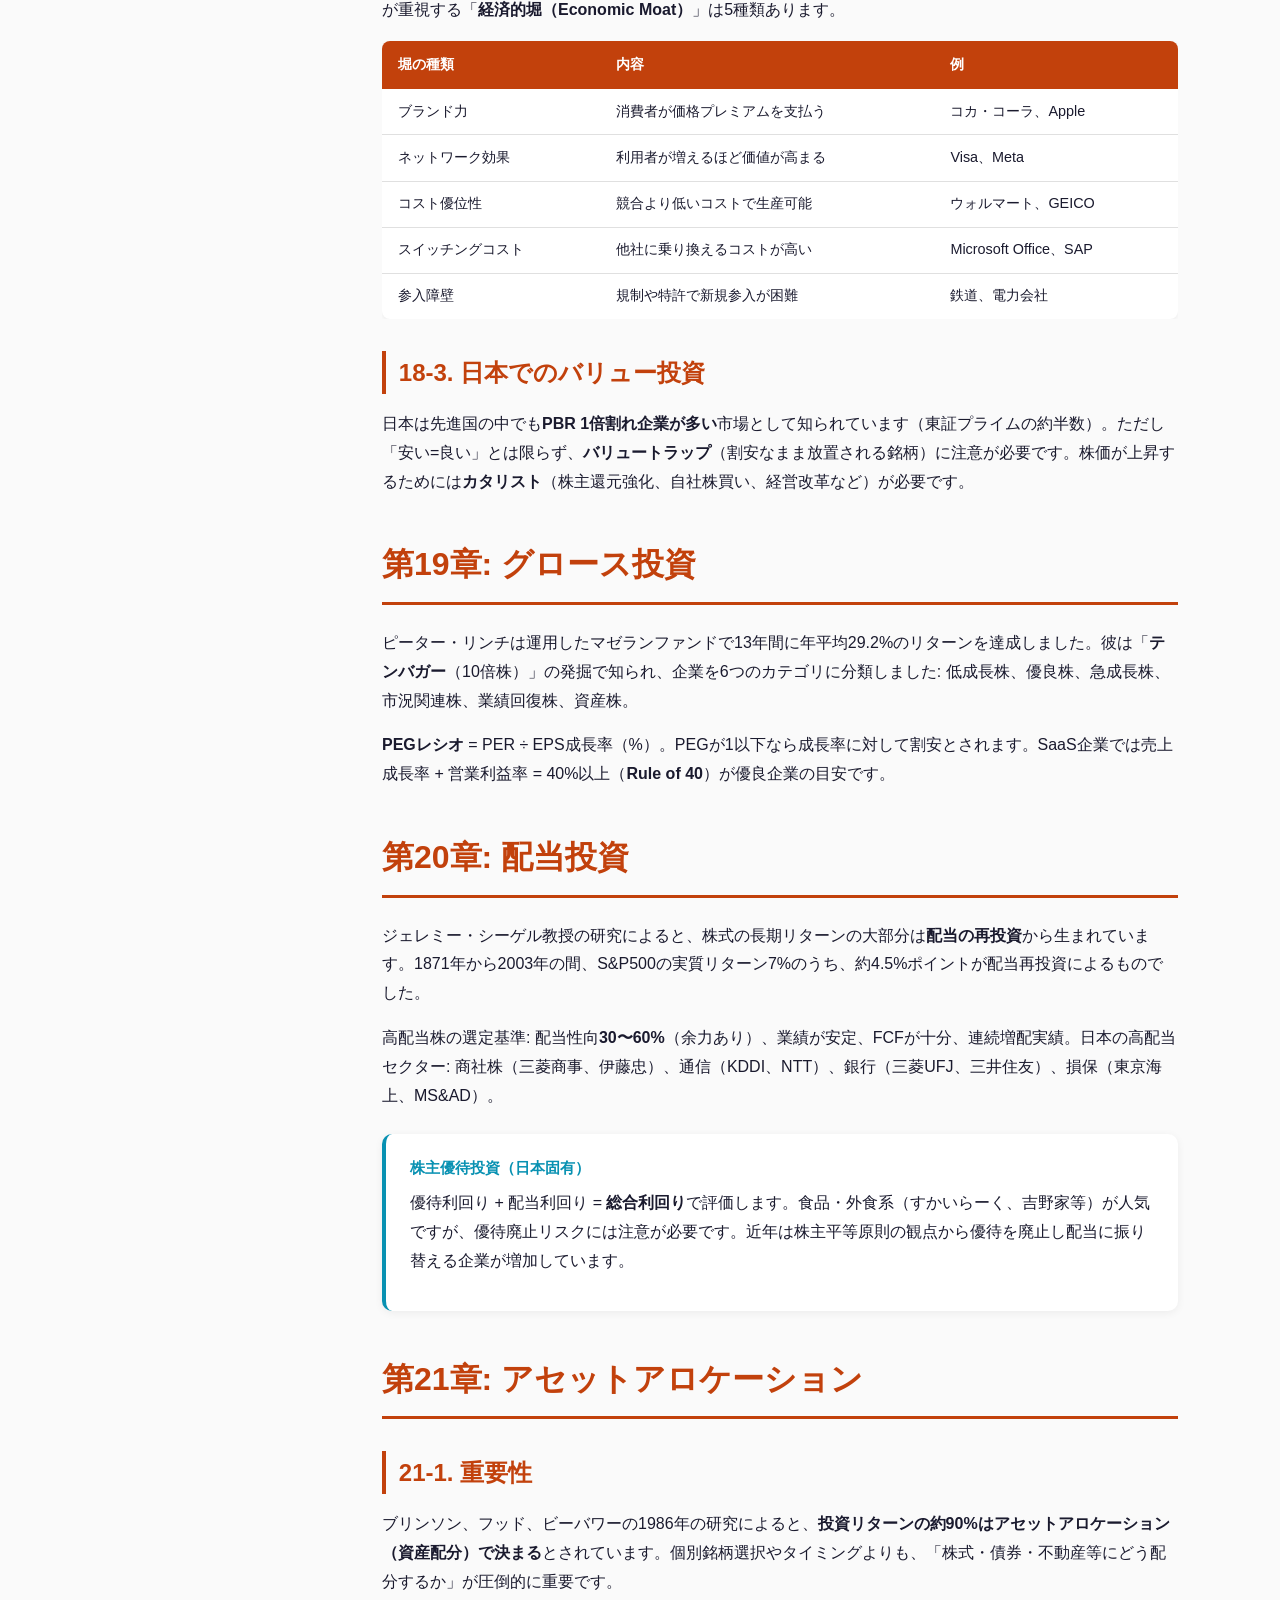
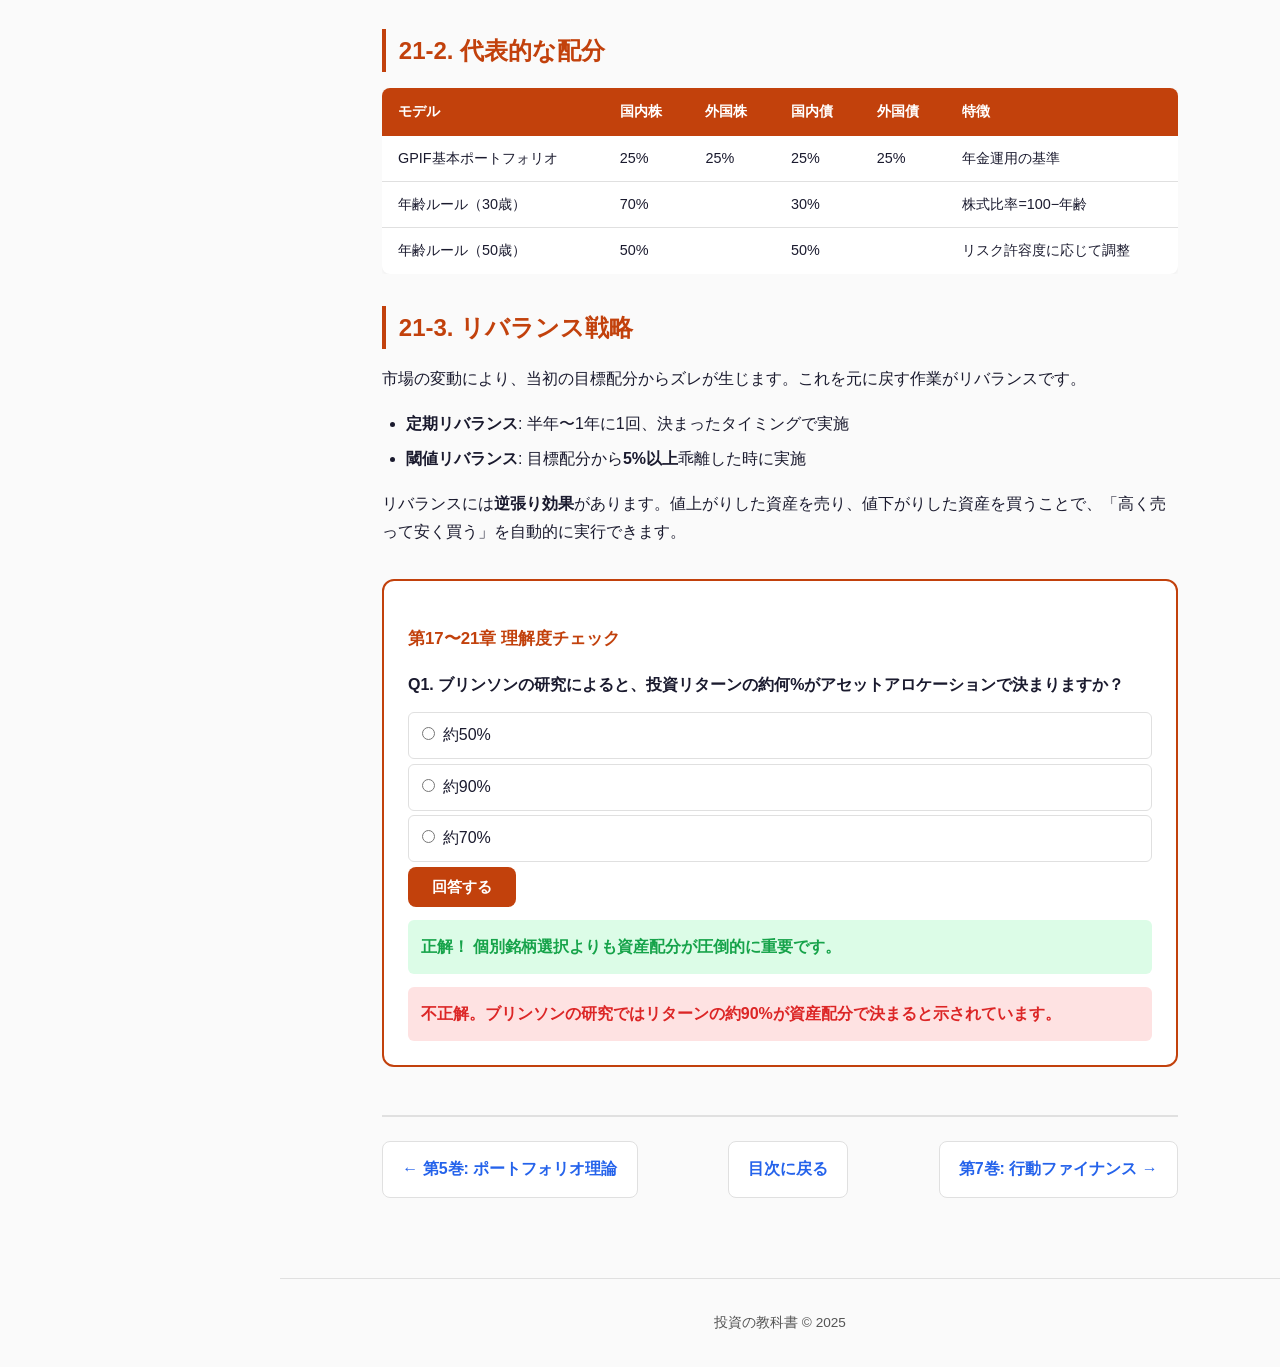
<file: books/vol06/index.html>
<!DOCTYPE html>
<html lang="ja">
<head>
<meta charset="UTF-8">
<meta name="viewport" content="width=device-width, initial-scale=1.0">
<title>第6巻: 投資戦略 -- 投資の教科書</title>
<link rel="stylesheet" href="../css/style.css">
<style>:root { --vol-color: #c2410c; }</style>
</head>
<body>
<div class="page-wrapper">
<nav class="sidebar">
  <div class="sidebar-header"><div class="vol-badge">第6巻</div><br>投資戦略</div>
  <ul class="sidebar-nav">
    <li class="chapter"><a href="#ch17">第17章: インデックス投資</a></li>
    <li><a href="#sec17-1">17-1. 理論的根拠</a></li><li><a href="#sec17-2">17-2. 実践</a></li><li><a href="#sec17-3">17-3. ドルコスト平均法</a></li>
    <li class="chapter"><a href="#ch18">第18章: バリュー投資</a></li>
    <li><a href="#sec18-1">18-1. グレアム</a></li><li><a href="#sec18-2">18-2. バフェット</a></li><li><a href="#sec18-3">18-3. 日本でのバリュー投資</a></li>
    <li class="chapter"><a href="#ch19">第19章: グロース投資</a></li>
    <li class="chapter"><a href="#ch20">第20章: 配当投資</a></li>
    <li class="chapter"><a href="#ch21">第21章: アセットアロケーション</a></li>
    <li><a href="#sec21-1">21-1. 重要性</a></li><li><a href="#sec21-2">21-2. 代表的配分</a></li><li><a href="#sec21-3">21-3. リバランス</a></li>
  </ul>
</nav>
<div class="main-content">
<header class="top-header">
  <button class="btn-icon menu-toggle" onclick="toggleSidebar()">☰</button>
  <span class="vol-title">第6巻: 投資戦略</span>
  <div class="header-actions"><button class="btn-icon" onclick="changeFontSize(-1)">A-</button><button class="btn-icon" onclick="changeFontSize(1)">A+</button><button class="btn-icon" onclick="toggleTheme()">🌓</button></div>
</header>
<div class="chapter-progress"><div class="bar"></div></div>
<div class="content-area">

<h1 id="ch17">第17章: インデックス投資（パッシブ投資）</h1>

<h2 id="sec17-1">17-1. 理論的根拠</h2>
<p><span class="tooltip">効率的市場仮説（EMH）<span class="tooltip-text">ユージン・ファーマが提唱。市場価格は利用可能な情報をすべて反映しているという仮説。2013年ノーベル経済学賞</span></span>によると、市場はすでに入手可能な情報をすべて織り込んでいるため、一貫して市場平均を上回ることは困難です。バートン・マルキールは『ウォール街のランダム・ウォーカー』で、株価の動きは本質的にランダムであり、予測不可能であると論じました。</p>

<div class="key-point">
  <div class="kp-label">ボーグルの方程式</div>
  <strong>投資家のリターン = 市場リターン − コスト</strong><br>
  市場全体のリターンは全投資家で分け合うため、コストが低いほど投資家の手取りは市場に近づきます。
</div>

<h2 id="sec17-2">17-2. 実践</h2>
<p><strong>コア・サテライト戦略</strong>: ポートフォリオの大部分（70〜90%）をインデックスファンドで構成し（コア）、一部（10〜30%）で個別株やセクター投資を行う（サテライト）。合理性と楽しさを両立する戦略です。</p>

<h2 id="sec17-3">17-3. ドルコスト平均法</h2>
<p>定期的に一定金額を投資する手法。価格が高い時は少なく、低い時は多く購入するため、平均取得単価が平準化されます。</p>
<div class="box box-info">
  <div class="box-title">一括投資 vs 積立投資</div>
  <p>バンガード社の研究によると、まとまった資金がある場合、<strong>一括投資が約2/3の確率で積立投資を上回る</strong>ことが示されています。これは市場が長期的に右肩上がりであるためです。ただし、一括投資は心理的ハードルが高く、高値掴みのリスクもあるため、心理的に不安な場合はドルコスト平均法が合理的な選択です。</p>
</div>

<h1 id="ch18">第18章: バリュー投資</h1>

<h2 id="sec18-1">18-1. ベンジャミン・グレアムの教え</h2>
<blockquote>
  「短期的に市場は投票機だが、長期的には計量器である」
  <cite>-- ベンジャミン・グレアム</cite>
</blockquote>
<p>グレアムは「<strong>ミスターマーケット</strong>」の寓話で、市場は躁うつ病の人物のように日々異なる価格を提示するが、その気分に振り回される必要はないと教えました。<strong>安全域（Margin of Safety）</strong>を確保して投資することが核心です。スクリーニング基準: PER 15倍以下、PBR 1.5倍以下、PER × PBR &lt; 22.5。</p>

<h2 id="sec18-2">18-2. ウォーレン・バフェットの哲学</h2>
<p>グレアムの弟子であるバフェットは、「素晴らしい企業を適正な価格で買う」スタイルに進化させました。彼が重視する「<strong>経済的堀（Economic Moat）</strong>」は5種類あります。</p>
<div class="table-wrap">
<table>
  <tr><th>堀の種類</th><th>内容</th><th>例</th></tr>
  <tr><td>ブランド力</td><td>消費者が価格プレミアムを支払う</td><td>コカ・コーラ、Apple</td></tr>
  <tr><td>ネットワーク効果</td><td>利用者が増えるほど価値が高まる</td><td>Visa、Meta</td></tr>
  <tr><td>コスト優位性</td><td>競合より低いコストで生産可能</td><td>ウォルマート、GEICO</td></tr>
  <tr><td>スイッチングコスト</td><td>他社に乗り換えるコストが高い</td><td>Microsoft Office、SAP</td></tr>
  <tr><td>参入障壁</td><td>規制や特許で新規参入が困難</td><td>鉄道、電力会社</td></tr>
</table>
</div>

<h2 id="sec18-3">18-3. 日本でのバリュー投資</h2>
<p>日本は先進国の中でも<strong>PBR 1倍割れ企業が多い</strong>市場として知られています（東証プライムの約半数）。ただし「安い=良い」とは限らず、<strong>バリュートラップ</strong>（割安なまま放置される銘柄）に注意が必要です。株価が上昇するためには<strong>カタリスト</strong>（株主還元強化、自社株買い、経営改革など）が必要です。</p>

<h1 id="ch19">第19章: グロース投資</h1>

<p>ピーター・リンチは運用したマゼランファンドで13年間に年平均29.2%のリターンを達成しました。彼は「<strong>テンバガー</strong>（10倍株）」の発掘で知られ、企業を6つのカテゴリに分類しました: 低成長株、優良株、急成長株、市況関連株、業績回復株、資産株。</p>

<p><strong>PEGレシオ</strong> = PER ÷ EPS成長率（%）。PEGが1以下なら成長率に対して割安とされます。SaaS企業では売上成長率 + 営業利益率 = 40%以上（<strong>Rule of 40</strong>）が優良企業の目安です。</p>

<h1 id="ch20">第20章: 配当投資</h1>

<p>ジェレミー・シーゲル教授の研究によると、株式の長期リターンの大部分は<strong>配当の再投資</strong>から生まれています。1871年から2003年の間、S&amp;P500の実質リターン7%のうち、約4.5%ポイントが配当再投資によるものでした。</p>

<p>高配当株の選定基準: 配当性向<strong>30〜60%</strong>（余力あり）、業績が安定、FCFが十分、連続増配実績。日本の高配当セクター: 商社株（三菱商事、伊藤忠）、通信（KDDI、NTT）、銀行（三菱UFJ、三井住友）、損保（東京海上、MS&amp;AD）。</p>

<div class="box box-info">
  <div class="box-title">株主優待投資（日本固有）</div>
  <p>優待利回り + 配当利回り = <strong>総合利回り</strong>で評価します。食品・外食系（すかいらーく、吉野家等）が人気ですが、優待廃止リスクには注意が必要です。近年は株主平等原則の観点から優待を廃止し配当に振り替える企業が増加しています。</p>
</div>

<h1 id="ch21">第21章: アセットアロケーション</h1>

<h2 id="sec21-1">21-1. 重要性</h2>
<p>ブリンソン、フッド、ビーバワーの1986年の研究によると、<strong>投資リターンの約90%はアセットアロケーション（資産配分）で決まる</strong>とされています。個別銘柄選択やタイミングよりも、「株式・債券・不動産等にどう配分するか」が圧倒的に重要です。</p>

<h2 id="sec21-2">21-2. 代表的な配分</h2>
<div class="table-wrap">
<table>
  <tr><th>モデル</th><th>国内株</th><th>外国株</th><th>国内債</th><th>外国債</th><th>特徴</th></tr>
  <tr><td>GPIF基本ポートフォリオ</td><td>25%</td><td>25%</td><td>25%</td><td>25%</td><td>年金運用の基準</td></tr>
  <tr><td>年齢ルール（30歳）</td><td colspan="2">70%</td><td colspan="2">30%</td><td>株式比率=100−年齢</td></tr>
  <tr><td>年齢ルール（50歳）</td><td colspan="2">50%</td><td colspan="2">50%</td><td>リスク許容度に応じて調整</td></tr>
</table>
</div>

<h2 id="sec21-3">21-3. リバランス戦略</h2>
<p>市場の変動により、当初の目標配分からズレが生じます。これを元に戻す作業がリバランスです。</p>
<ul>
  <li><strong>定期リバランス</strong>: 半年〜1年に1回、決まったタイミングで実施</li>
  <li><strong>閾値リバランス</strong>: 目標配分から<strong>5%以上</strong>乖離した時に実施</li>
</ul>
<p>リバランスには<strong>逆張り効果</strong>があります。値上がりした資産を売り、値下がりした資産を買うことで、「高く売って安く買う」を自動的に実行できます。</p>

<div class="quiz" id="quiz-ch21">
  <h4>第17〜21章 理解度チェック</h4>
  <div class="quiz-q">Q1. ブリンソンの研究によると、投資リターンの約何%がアセットアロケーションで決まりますか？</div>
  <div class="quiz-options">
    <label><input type="radio" name="q-ch21" value="a">約50%</label>
    <label><input type="radio" name="q-ch21" value="b" data-correct="true">約90%</label>
    <label><input type="radio" name="q-ch21" value="c">約70%</label>
  </div>
  <button class="calc-btn" onclick="checkQuiz('quiz-ch21')">回答する</button>
  <div class="quiz-feedback correct">正解！ 個別銘柄選択よりも資産配分が圧倒的に重要です。</div>
  <div class="quiz-feedback wrong">不正解。ブリンソンの研究ではリターンの約90%が資産配分で決まると示されています。</div>
</div>

<div class="vol-nav">
  <a href="../vol05/index.html">← 第5巻: ポートフォリオ理論</a>
  <a href="../index.html">目次に戻る</a>
  <a href="../vol07/index.html">第7巻: 行動ファイナンス →</a>
</div>
</div>
<footer class="book-footer">投資の教科書 &copy; 2025</footer>
</div></div>
<script src="../js/main.js"></script>
</body>
</html>
</file>
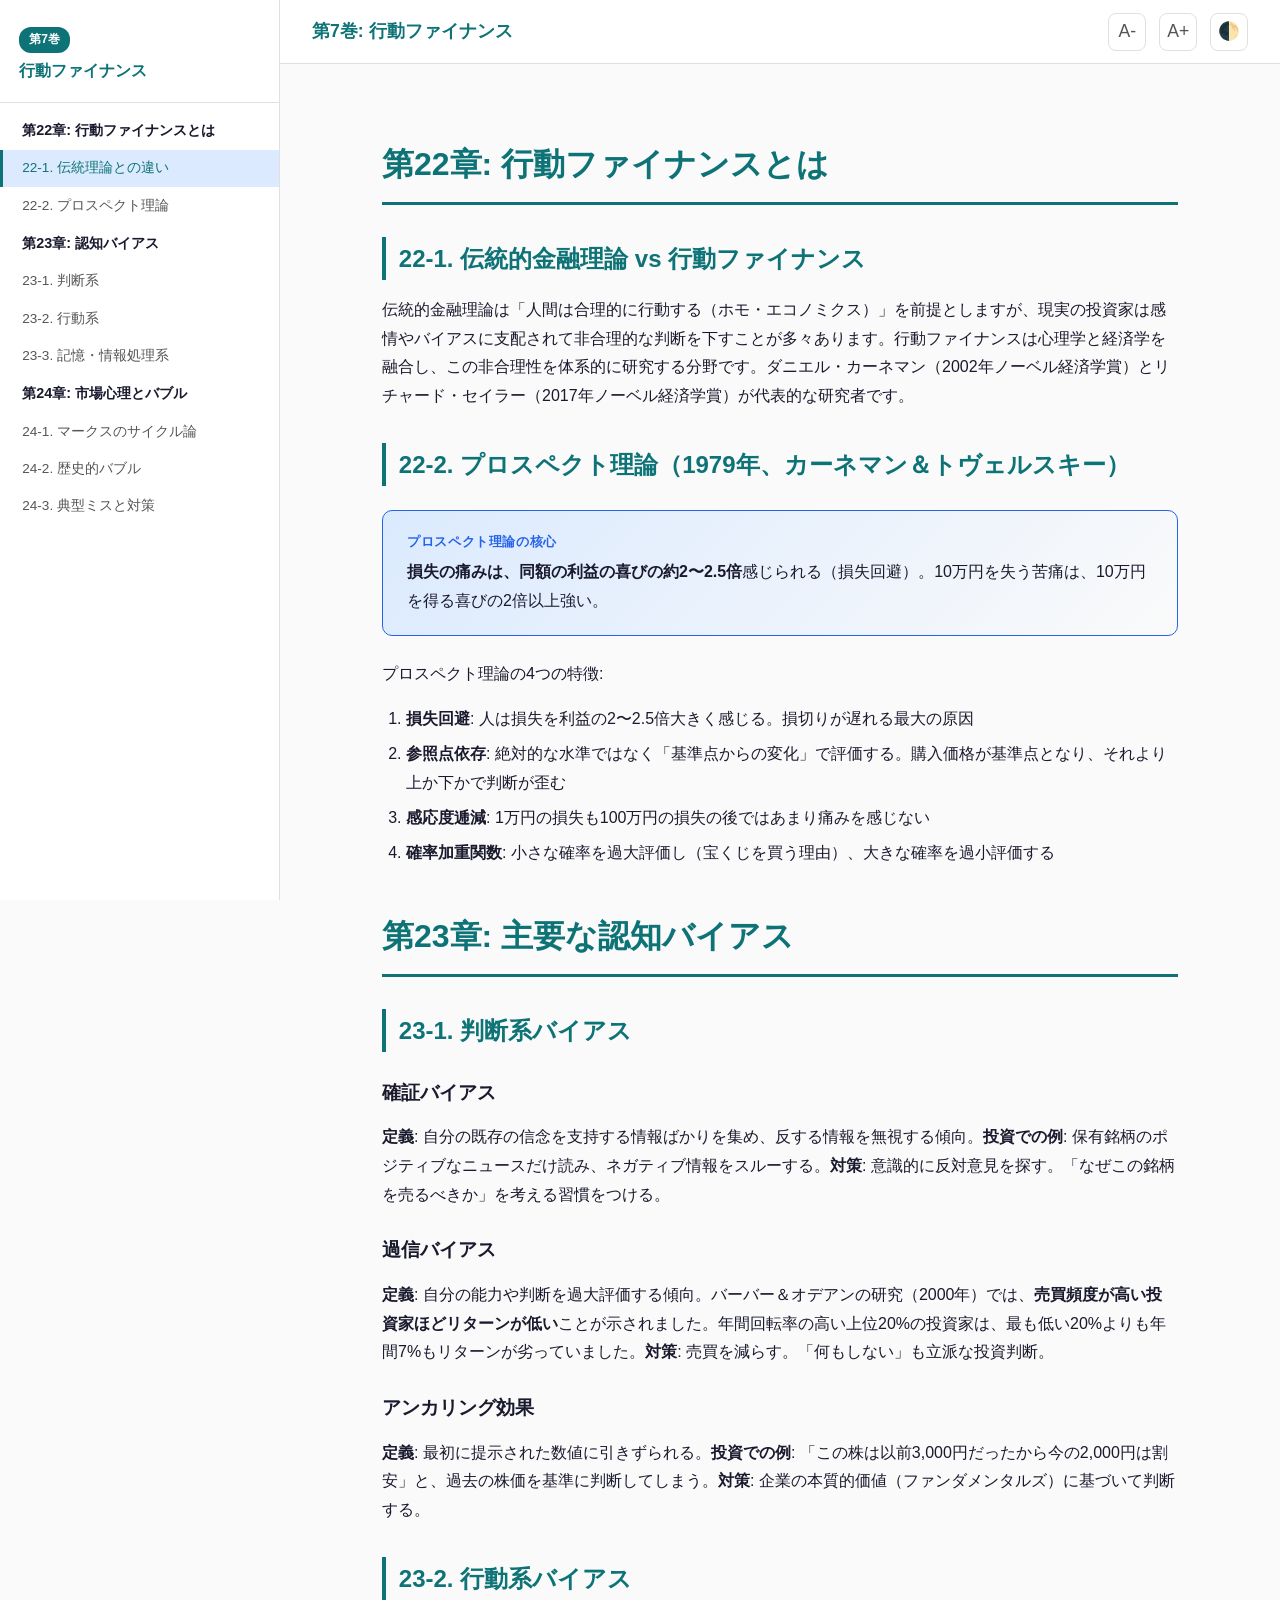
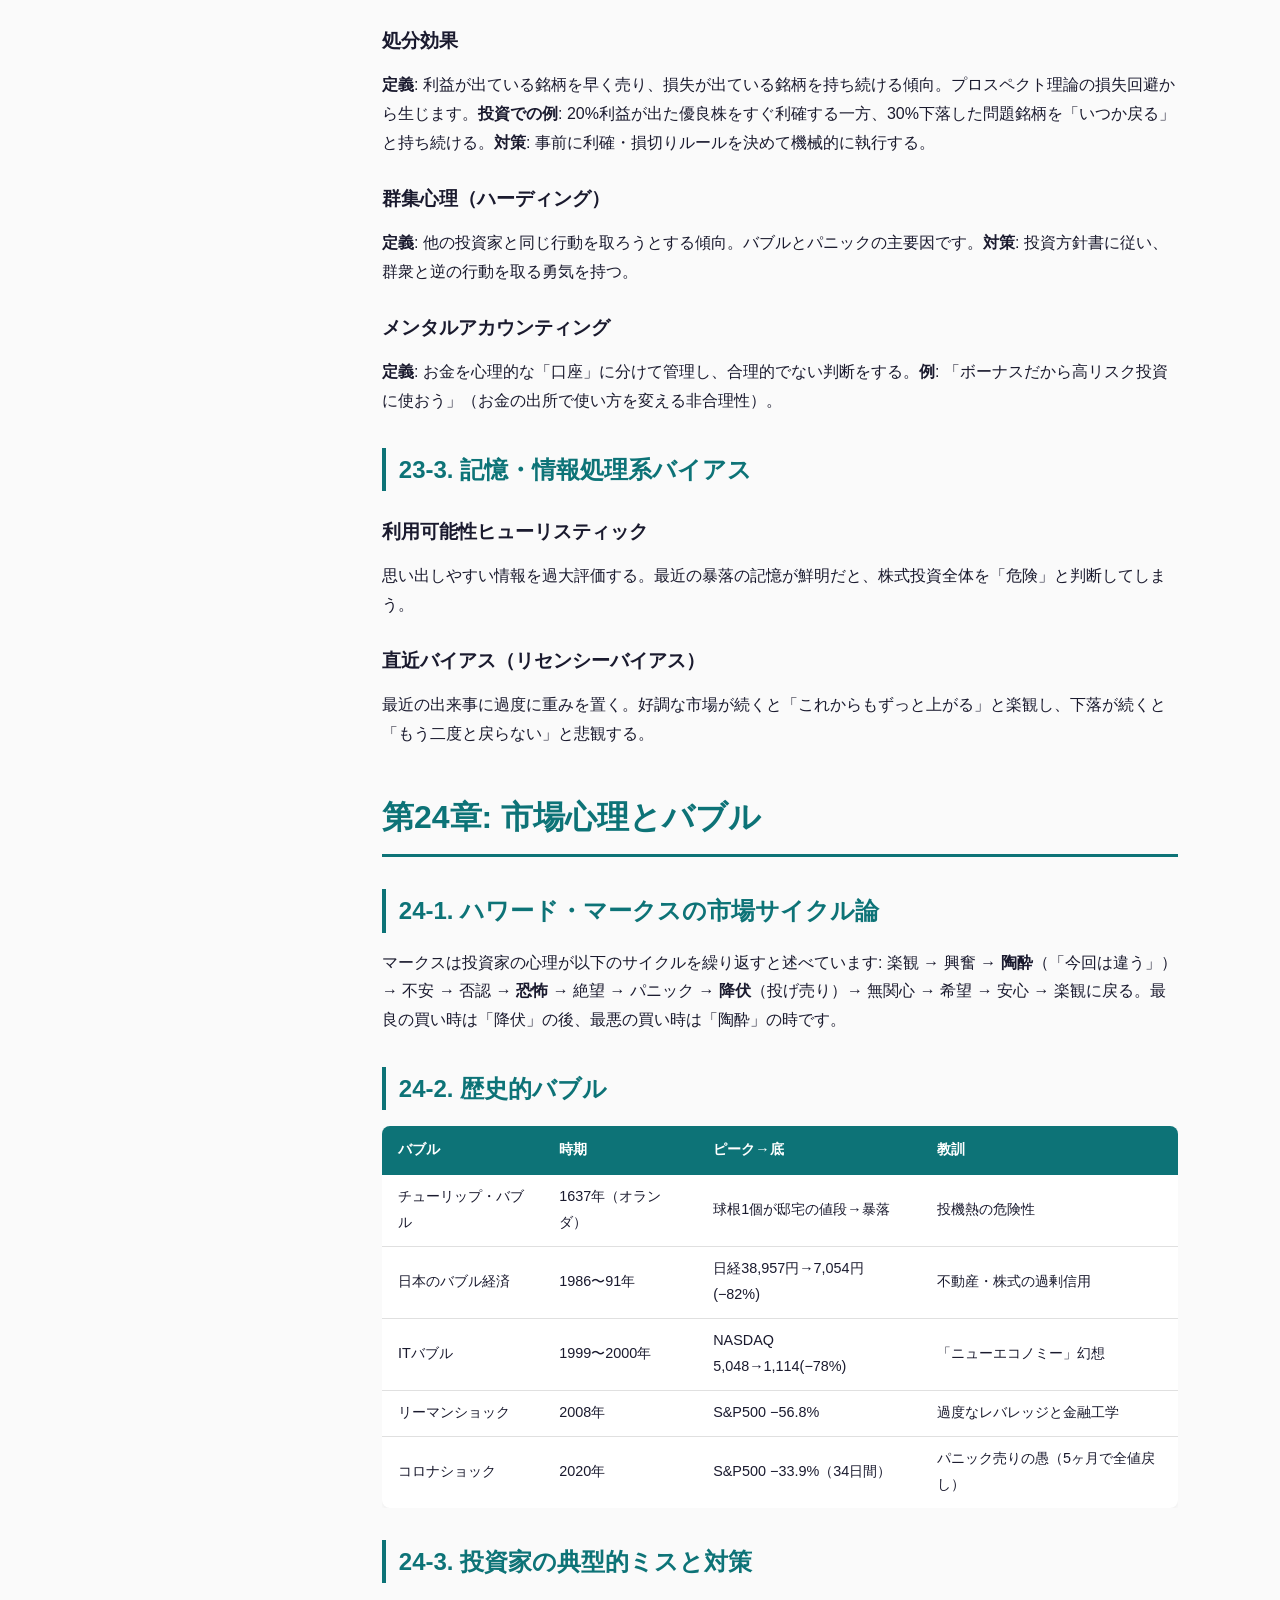
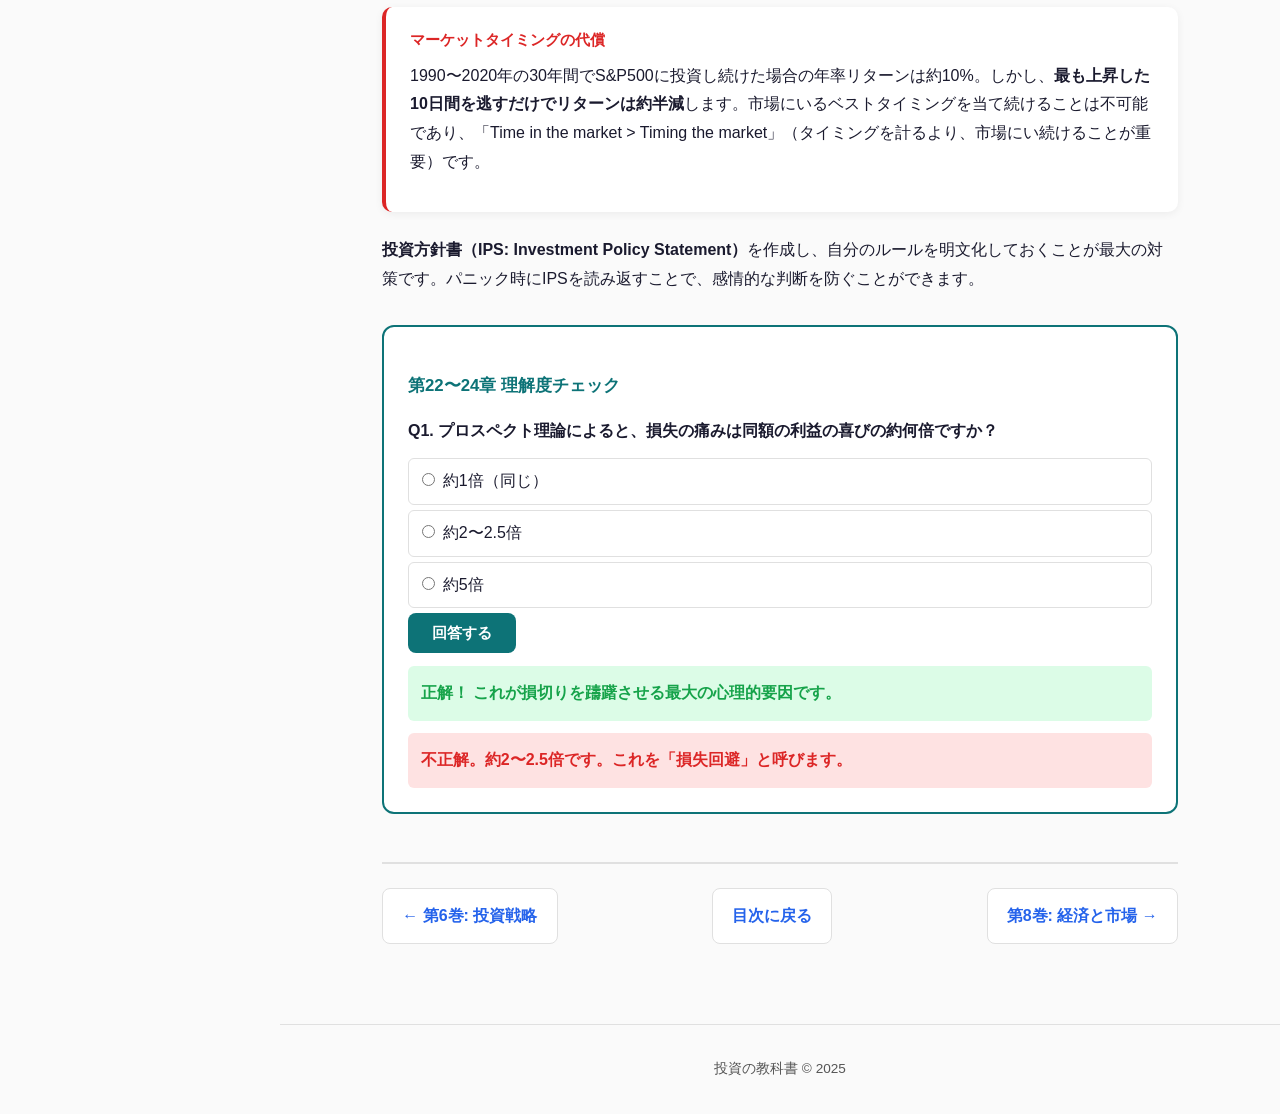
<file: books/vol07/index.html>
<!DOCTYPE html>
<html lang="ja">
<head>
<meta charset="UTF-8">
<meta name="viewport" content="width=device-width, initial-scale=1.0">
<title>第7巻: 行動ファイナンス -- 投資の教科書</title>
<link rel="stylesheet" href="../css/style.css">
<style>:root { --vol-color: #0d7377; }</style>
</head>
<body>
<div class="page-wrapper">
<nav class="sidebar">
  <div class="sidebar-header"><div class="vol-badge">第7巻</div><br>行動ファイナンス</div>
  <ul class="sidebar-nav">
    <li class="chapter"><a href="#ch22">第22章: 行動ファイナンスとは</a></li>
    <li><a href="#sec22-1">22-1. 伝統理論との違い</a></li><li><a href="#sec22-2">22-2. プロスペクト理論</a></li>
    <li class="chapter"><a href="#ch23">第23章: 認知バイアス</a></li>
    <li><a href="#sec23-1">23-1. 判断系</a></li><li><a href="#sec23-2">23-2. 行動系</a></li><li><a href="#sec23-3">23-3. 記憶・情報処理系</a></li>
    <li class="chapter"><a href="#ch24">第24章: 市場心理とバブル</a></li>
    <li><a href="#sec24-1">24-1. マークスのサイクル論</a></li><li><a href="#sec24-2">24-2. 歴史的バブル</a></li><li><a href="#sec24-3">24-3. 典型ミスと対策</a></li>
  </ul>
</nav>
<div class="main-content">
<header class="top-header">
  <button class="btn-icon menu-toggle" onclick="toggleSidebar()">☰</button>
  <span class="vol-title">第7巻: 行動ファイナンス</span>
  <div class="header-actions"><button class="btn-icon" onclick="changeFontSize(-1)">A-</button><button class="btn-icon" onclick="changeFontSize(1)">A+</button><button class="btn-icon" onclick="toggleTheme()">🌓</button></div>
</header>
<div class="chapter-progress"><div class="bar"></div></div>
<div class="content-area">

<h1 id="ch22">第22章: 行動ファイナンスとは</h1>

<h2 id="sec22-1">22-1. 伝統的金融理論 vs 行動ファイナンス</h2>
<p>伝統的金融理論は「人間は合理的に行動する（ホモ・エコノミクス）」を前提としますが、現実の投資家は感情やバイアスに支配されて非合理的な判断を下すことが多々あります。行動ファイナンスは心理学と経済学を融合し、この非合理性を体系的に研究する分野です。ダニエル・カーネマン（2002年ノーベル経済学賞）とリチャード・セイラー（2017年ノーベル経済学賞）が代表的な研究者です。</p>

<h2 id="sec22-2">22-2. プロスペクト理論（1979年、カーネマン＆トヴェルスキー）</h2>

<div class="key-point">
  <div class="kp-label">プロスペクト理論の核心</div>
  <strong>損失の痛みは、同額の利益の喜びの約2〜2.5倍</strong>感じられる（損失回避）。10万円を失う苦痛は、10万円を得る喜びの2倍以上強い。
</div>

<p>プロスペクト理論の4つの特徴:</p>
<ol>
  <li><strong>損失回避</strong>: 人は損失を利益の2〜2.5倍大きく感じる。損切りが遅れる最大の原因</li>
  <li><strong>参照点依存</strong>: 絶対的な水準ではなく「基準点からの変化」で評価する。購入価格が基準点となり、それより上か下かで判断が歪む</li>
  <li><strong>感応度逓減</strong>: 1万円の損失も100万円の損失の後ではあまり痛みを感じない</li>
  <li><strong>確率加重関数</strong>: 小さな確率を過大評価し（宝くじを買う理由）、大きな確率を過小評価する</li>
</ol>

<h1 id="ch23">第23章: 主要な認知バイアス</h1>

<h2 id="sec23-1">23-1. 判断系バイアス</h2>

<h3>確証バイアス</h3>
<p><strong>定義</strong>: 自分の既存の信念を支持する情報ばかりを集め、反する情報を無視する傾向。<strong>投資での例</strong>: 保有銘柄のポジティブなニュースだけ読み、ネガティブ情報をスルーする。<strong>対策</strong>: 意識的に反対意見を探す。「なぜこの銘柄を売るべきか」を考える習慣をつける。</p>

<h3>過信バイアス</h3>
<p><strong>定義</strong>: 自分の能力や判断を過大評価する傾向。バーバー＆オデアンの研究（2000年）では、<strong>売買頻度が高い投資家ほどリターンが低い</strong>ことが示されました。年間回転率の高い上位20%の投資家は、最も低い20%よりも年間7%もリターンが劣っていました。<strong>対策</strong>: 売買を減らす。「何もしない」も立派な投資判断。</p>

<h3>アンカリング効果</h3>
<p><strong>定義</strong>: 最初に提示された数値に引きずられる。<strong>投資での例</strong>: 「この株は以前3,000円だったから今の2,000円は割安」と、過去の株価を基準に判断してしまう。<strong>対策</strong>: 企業の本質的価値（ファンダメンタルズ）に基づいて判断する。</p>

<h2 id="sec23-2">23-2. 行動系バイアス</h2>

<h3>処分効果</h3>
<p><strong>定義</strong>: 利益が出ている銘柄を早く売り、損失が出ている銘柄を持ち続ける傾向。プロスペクト理論の損失回避から生じます。<strong>投資での例</strong>: 20%利益が出た優良株をすぐ利確する一方、30%下落した問題銘柄を「いつか戻る」と持ち続ける。<strong>対策</strong>: 事前に利確・損切りルールを決めて機械的に執行する。</p>

<h3>群集心理（ハーディング）</h3>
<p><strong>定義</strong>: 他の投資家と同じ行動を取ろうとする傾向。バブルとパニックの主要因です。<strong>対策</strong>: 投資方針書に従い、群衆と逆の行動を取る勇気を持つ。</p>

<h3>メンタルアカウンティング</h3>
<p><strong>定義</strong>: お金を心理的な「口座」に分けて管理し、合理的でない判断をする。<strong>例</strong>: 「ボーナスだから高リスク投資に使おう」（お金の出所で使い方を変える非合理性）。</p>

<h2 id="sec23-3">23-3. 記憶・情報処理系バイアス</h2>

<h3>利用可能性ヒューリスティック</h3>
<p>思い出しやすい情報を過大評価する。最近の暴落の記憶が鮮明だと、株式投資全体を「危険」と判断してしまう。</p>

<h3>直近バイアス（リセンシーバイアス）</h3>
<p>最近の出来事に過度に重みを置く。好調な市場が続くと「これからもずっと上がる」と楽観し、下落が続くと「もう二度と戻らない」と悲観する。</p>

<h1 id="ch24">第24章: 市場心理とバブル</h1>

<h2 id="sec24-1">24-1. ハワード・マークスの市場サイクル論</h2>
<p>マークスは投資家の心理が以下のサイクルを繰り返すと述べています: 楽観 → 興奮 → <strong>陶酔</strong>（「今回は違う」）→ 不安 → 否認 → <strong>恐怖</strong> → 絶望 → パニック → <strong>降伏</strong>（投げ売り）→ 無関心 → 希望 → 安心 → 楽観に戻る。最良の買い時は「降伏」の後、最悪の買い時は「陶酔」の時です。</p>

<h2 id="sec24-2">24-2. 歴史的バブル</h2>
<div class="table-wrap">
<table>
  <tr><th>バブル</th><th>時期</th><th>ピーク→底</th><th>教訓</th></tr>
  <tr><td>チューリップ・バブル</td><td>1637年（オランダ）</td><td>球根1個が邸宅の値段→暴落</td><td>投機熱の危険性</td></tr>
  <tr><td>日本のバブル経済</td><td>1986〜91年</td><td>日経38,957円→7,054円(−82%)</td><td>不動産・株式の過剰信用</td></tr>
  <tr><td>ITバブル</td><td>1999〜2000年</td><td>NASDAQ 5,048→1,114(−78%)</td><td>「ニューエコノミー」幻想</td></tr>
  <tr><td>リーマンショック</td><td>2008年</td><td>S&amp;P500 −56.8%</td><td>過度なレバレッジと金融工学</td></tr>
  <tr><td>コロナショック</td><td>2020年</td><td>S&amp;P500 −33.9%（34日間）</td><td>パニック売りの愚（5ヶ月で全値戻し）</td></tr>
</table>
</div>

<h2 id="sec24-3">24-3. 投資家の典型的ミスと対策</h2>

<div class="box box-danger">
  <div class="box-title">マーケットタイミングの代償</div>
  <p>1990〜2020年の30年間でS&amp;P500に投資し続けた場合の年率リターンは約10%。しかし、<strong>最も上昇した10日間を逃すだけでリターンは約半減</strong>します。市場にいるベストタイミングを当て続けることは不可能であり、「Time in the market &gt; Timing the market」（タイミングを計るより、市場にい続けることが重要）です。</p>
</div>

<p><strong>投資方針書（IPS: Investment Policy Statement）</strong>を作成し、自分のルールを明文化しておくことが最大の対策です。パニック時にIPSを読み返すことで、感情的な判断を防ぐことができます。</p>

<div class="quiz" id="quiz-ch24">
  <h4>第22〜24章 理解度チェック</h4>
  <div class="quiz-q">Q1. プロスペクト理論によると、損失の痛みは同額の利益の喜びの約何倍ですか？</div>
  <div class="quiz-options">
    <label><input type="radio" name="q-ch24" value="a">約1倍（同じ）</label>
    <label><input type="radio" name="q-ch24" value="b" data-correct="true">約2〜2.5倍</label>
    <label><input type="radio" name="q-ch24" value="c">約5倍</label>
  </div>
  <button class="calc-btn" onclick="checkQuiz('quiz-ch24')">回答する</button>
  <div class="quiz-feedback correct">正解！ これが損切りを躊躇させる最大の心理的要因です。</div>
  <div class="quiz-feedback wrong">不正解。約2〜2.5倍です。これを「損失回避」と呼びます。</div>
</div>

<div class="vol-nav">
  <a href="../vol06/index.html">← 第6巻: 投資戦略</a>
  <a href="../index.html">目次に戻る</a>
  <a href="../vol08/index.html">第8巻: 経済と市場 →</a>
</div>
</div>
<footer class="book-footer">投資の教科書 &copy; 2025</footer>
</div></div>
<script src="../js/main.js"></script>
</body>
</html>
</file>
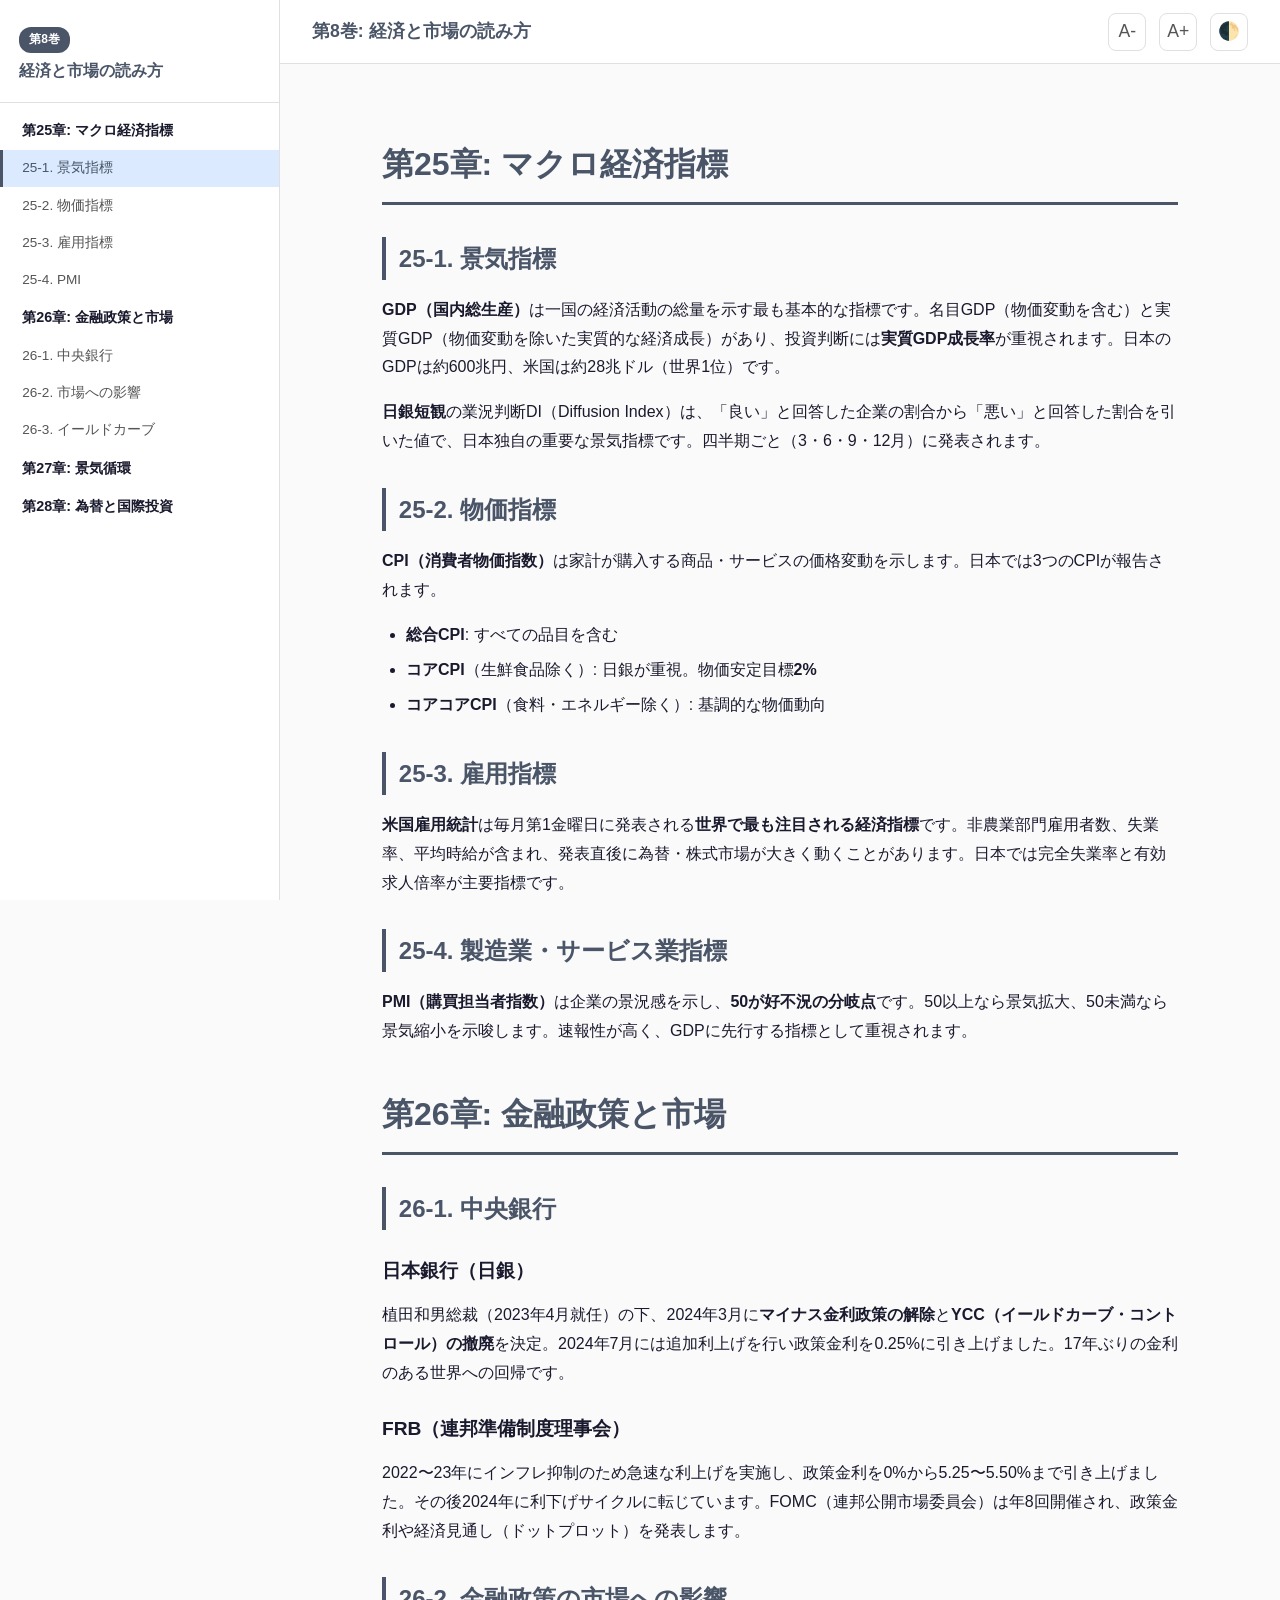
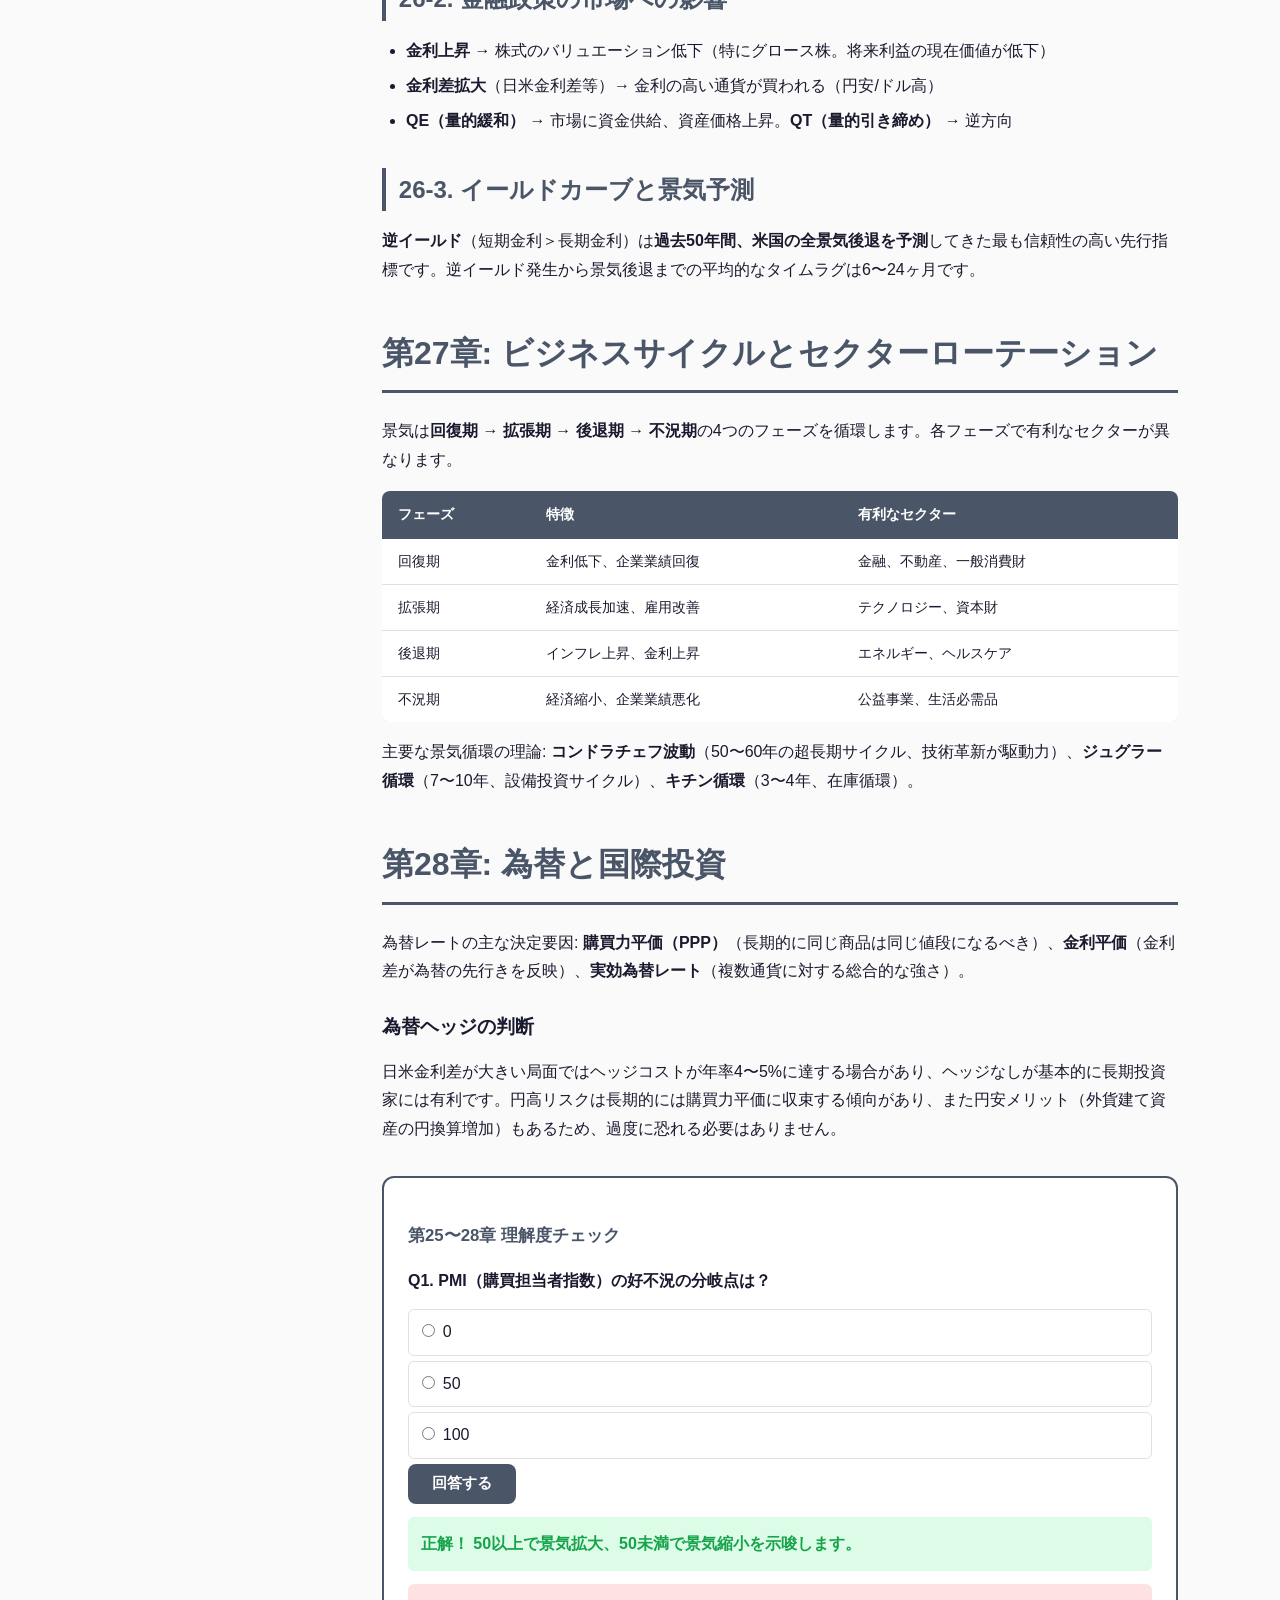
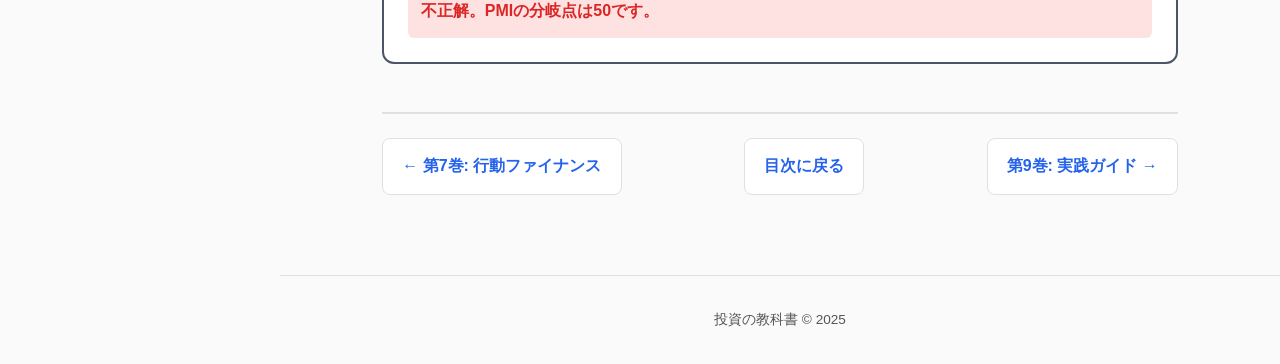
<file: books/vol08/index.html>
<!DOCTYPE html>
<html lang="ja">
<head>
<meta charset="UTF-8">
<meta name="viewport" content="width=device-width, initial-scale=1.0">
<title>第8巻: 経済と市場の読み方 -- 投資の教科書</title>
<link rel="stylesheet" href="../css/style.css">
<style>:root { --vol-color: #4a5568; }</style>
</head>
<body>
<div class="page-wrapper">
<nav class="sidebar">
  <div class="sidebar-header"><div class="vol-badge">第8巻</div><br>経済と市場の読み方</div>
  <ul class="sidebar-nav">
    <li class="chapter"><a href="#ch25">第25章: マクロ経済指標</a></li>
    <li><a href="#sec25-1">25-1. 景気指標</a></li><li><a href="#sec25-2">25-2. 物価指標</a></li><li><a href="#sec25-3">25-3. 雇用指標</a></li><li><a href="#sec25-4">25-4. PMI</a></li>
    <li class="chapter"><a href="#ch26">第26章: 金融政策と市場</a></li>
    <li><a href="#sec26-1">26-1. 中央銀行</a></li><li><a href="#sec26-2">26-2. 市場への影響</a></li><li><a href="#sec26-3">26-3. イールドカーブ</a></li>
    <li class="chapter"><a href="#ch27">第27章: 景気循環</a></li>
    <li class="chapter"><a href="#ch28">第28章: 為替と国際投資</a></li>
  </ul>
</nav>
<div class="main-content">
<header class="top-header">
  <button class="btn-icon menu-toggle" onclick="toggleSidebar()">☰</button>
  <span class="vol-title">第8巻: 経済と市場の読み方</span>
  <div class="header-actions"><button class="btn-icon" onclick="changeFontSize(-1)">A-</button><button class="btn-icon" onclick="changeFontSize(1)">A+</button><button class="btn-icon" onclick="toggleTheme()">🌓</button></div>
</header>
<div class="chapter-progress"><div class="bar"></div></div>
<div class="content-area">

<h1 id="ch25">第25章: マクロ経済指標</h1>

<h2 id="sec25-1">25-1. 景気指標</h2>
<p><strong>GDP（国内総生産）</strong>は一国の経済活動の総量を示す最も基本的な指標です。名目GDP（物価変動を含む）と実質GDP（物価変動を除いた実質的な経済成長）があり、投資判断には<strong>実質GDP成長率</strong>が重視されます。日本のGDPは約600兆円、米国は約28兆ドル（世界1位）です。</p>
<p><strong>日銀短観</strong>の業況判断DI（Diffusion Index）は、「良い」と回答した企業の割合から「悪い」と回答した割合を引いた値で、日本独自の重要な景気指標です。四半期ごと（3・6・9・12月）に発表されます。</p>

<h2 id="sec25-2">25-2. 物価指標</h2>
<p><strong>CPI（消費者物価指数）</strong>は家計が購入する商品・サービスの価格変動を示します。日本では3つのCPIが報告されます。</p>
<ul>
  <li><strong>総合CPI</strong>: すべての品目を含む</li>
  <li><strong>コアCPI</strong>（生鮮食品除く）: 日銀が重視。物価安定目標<strong>2%</strong></li>
  <li><strong>コアコアCPI</strong>（食料・エネルギー除く）: 基調的な物価動向</li>
</ul>

<h2 id="sec25-3">25-3. 雇用指標</h2>
<p><strong>米国雇用統計</strong>は毎月第1金曜日に発表される<strong>世界で最も注目される経済指標</strong>です。非農業部門雇用者数、失業率、平均時給が含まれ、発表直後に為替・株式市場が大きく動くことがあります。日本では完全失業率と有効求人倍率が主要指標です。</p>

<h2 id="sec25-4">25-4. 製造業・サービス業指標</h2>
<p><strong>PMI（購買担当者指数）</strong>は企業の景況感を示し、<strong>50が好不況の分岐点</strong>です。50以上なら景気拡大、50未満なら景気縮小を示唆します。速報性が高く、GDPに先行する指標として重視されます。</p>

<h1 id="ch26">第26章: 金融政策と市場</h1>

<h2 id="sec26-1">26-1. 中央銀行</h2>
<h3>日本銀行（日銀）</h3>
<p>植田和男総裁（2023年4月就任）の下、2024年3月に<strong>マイナス金利政策の解除</strong>と<strong>YCC（イールドカーブ・コントロール）の撤廃</strong>を決定。2024年7月には追加利上げを行い政策金利を0.25%に引き上げました。17年ぶりの金利のある世界への回帰です。</p>

<h3>FRB（連邦準備制度理事会）</h3>
<p>2022〜23年にインフレ抑制のため急速な利上げを実施し、政策金利を0%から5.25〜5.50%まで引き上げました。その後2024年に利下げサイクルに転じています。FOMC（連邦公開市場委員会）は年8回開催され、政策金利や経済見通し（ドットプロット）を発表します。</p>

<h2 id="sec26-2">26-2. 金融政策の市場への影響</h2>
<ul>
  <li><strong>金利上昇</strong> → 株式のバリュエーション低下（特にグロース株。将来利益の現在価値が低下）</li>
  <li><strong>金利差拡大</strong>（日米金利差等）→ 金利の高い通貨が買われる（円安/ドル高）</li>
  <li><strong>QE（量的緩和）</strong> → 市場に資金供給、資産価格上昇。<strong>QT（量的引き締め）</strong> → 逆方向</li>
</ul>

<h2 id="sec26-3">26-3. イールドカーブと景気予測</h2>
<p><strong>逆イールド</strong>（短期金利＞長期金利）は<strong>過去50年間、米国の全景気後退を予測</strong>してきた最も信頼性の高い先行指標です。逆イールド発生から景気後退までの平均的なタイムラグは6〜24ヶ月です。</p>

<h1 id="ch27">第27章: ビジネスサイクルとセクターローテーション</h1>

<p>景気は<strong>回復期 → 拡張期 → 後退期 → 不況期</strong>の4つのフェーズを循環します。各フェーズで有利なセクターが異なります。</p>

<div class="table-wrap">
<table>
  <tr><th>フェーズ</th><th>特徴</th><th>有利なセクター</th></tr>
  <tr><td>回復期</td><td>金利低下、企業業績回復</td><td>金融、不動産、一般消費財</td></tr>
  <tr><td>拡張期</td><td>経済成長加速、雇用改善</td><td>テクノロジー、資本財</td></tr>
  <tr><td>後退期</td><td>インフレ上昇、金利上昇</td><td>エネルギー、ヘルスケア</td></tr>
  <tr><td>不況期</td><td>経済縮小、企業業績悪化</td><td>公益事業、生活必需品</td></tr>
</table>
</div>

<p>主要な景気循環の理論: <strong>コンドラチェフ波動</strong>（50〜60年の超長期サイクル、技術革新が駆動力）、<strong>ジュグラー循環</strong>（7〜10年、設備投資サイクル）、<strong>キチン循環</strong>（3〜4年、在庫循環）。</p>

<h1 id="ch28">第28章: 為替と国際投資</h1>

<p>為替レートの主な決定要因: <strong>購買力平価（PPP）</strong>（長期的に同じ商品は同じ値段になるべき）、<strong>金利平価</strong>（金利差が為替の先行きを反映）、<strong>実効為替レート</strong>（複数通貨に対する総合的な強さ）。</p>

<h3>為替ヘッジの判断</h3>
<p>日米金利差が大きい局面ではヘッジコストが年率4〜5%に達する場合があり、ヘッジなしが基本的に長期投資家には有利です。円高リスクは長期的には購買力平価に収束する傾向があり、また円安メリット（外貨建て資産の円換算増加）もあるため、過度に恐れる必要はありません。</p>

<div class="quiz" id="quiz-ch28">
  <h4>第25〜28章 理解度チェック</h4>
  <div class="quiz-q">Q1. PMI（購買担当者指数）の好不況の分岐点は？</div>
  <div class="quiz-options">
    <label><input type="radio" name="q-ch28" value="a">0</label>
    <label><input type="radio" name="q-ch28" value="b" data-correct="true">50</label>
    <label><input type="radio" name="q-ch28" value="c">100</label>
  </div>
  <button class="calc-btn" onclick="checkQuiz('quiz-ch28')">回答する</button>
  <div class="quiz-feedback correct">正解！ 50以上で景気拡大、50未満で景気縮小を示唆します。</div>
  <div class="quiz-feedback wrong">不正解。PMIの分岐点は50です。</div>
</div>

<div class="vol-nav">
  <a href="../vol07/index.html">← 第7巻: 行動ファイナンス</a>
  <a href="../index.html">目次に戻る</a>
  <a href="../vol09/index.html">第9巻: 実践ガイド →</a>
</div>
</div>
<footer class="book-footer">投資の教科書 &copy; 2025</footer>
</div></div>
<script src="../js/main.js"></script>
</body>
</html>
</file>
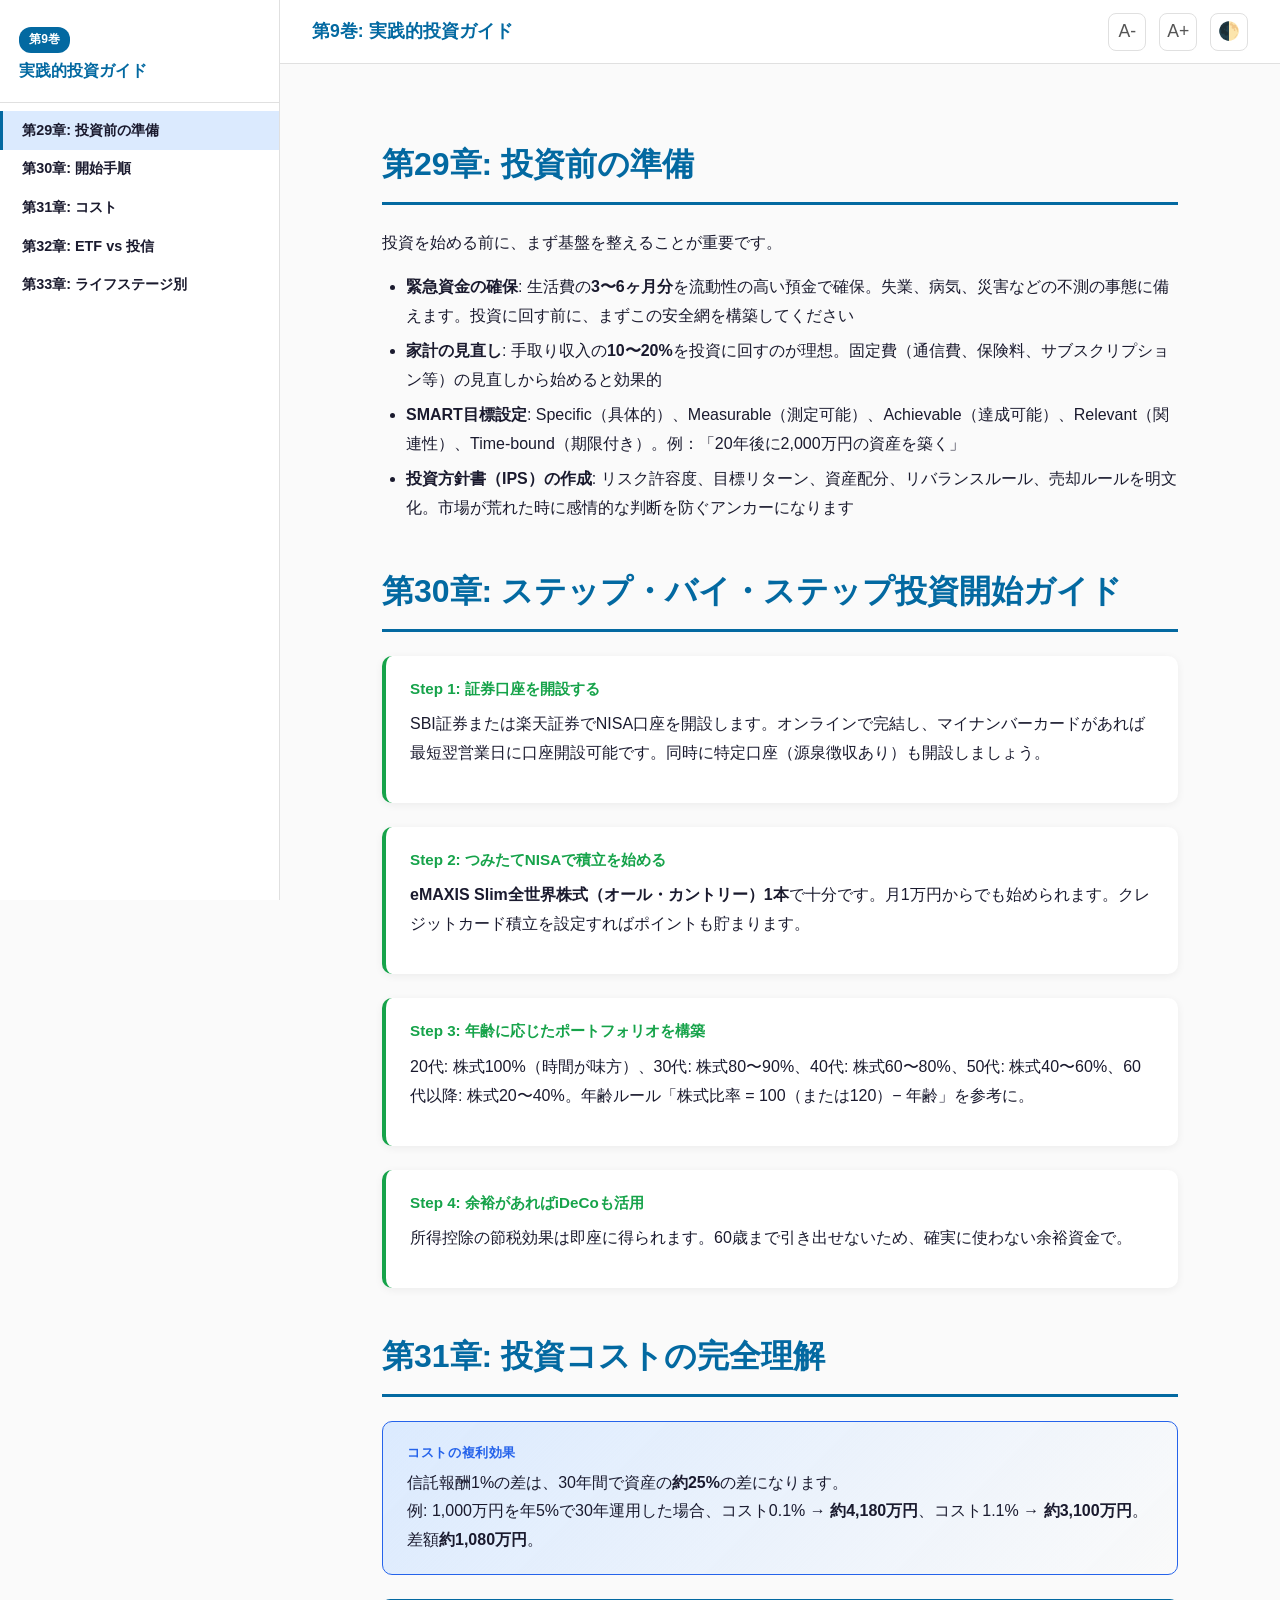
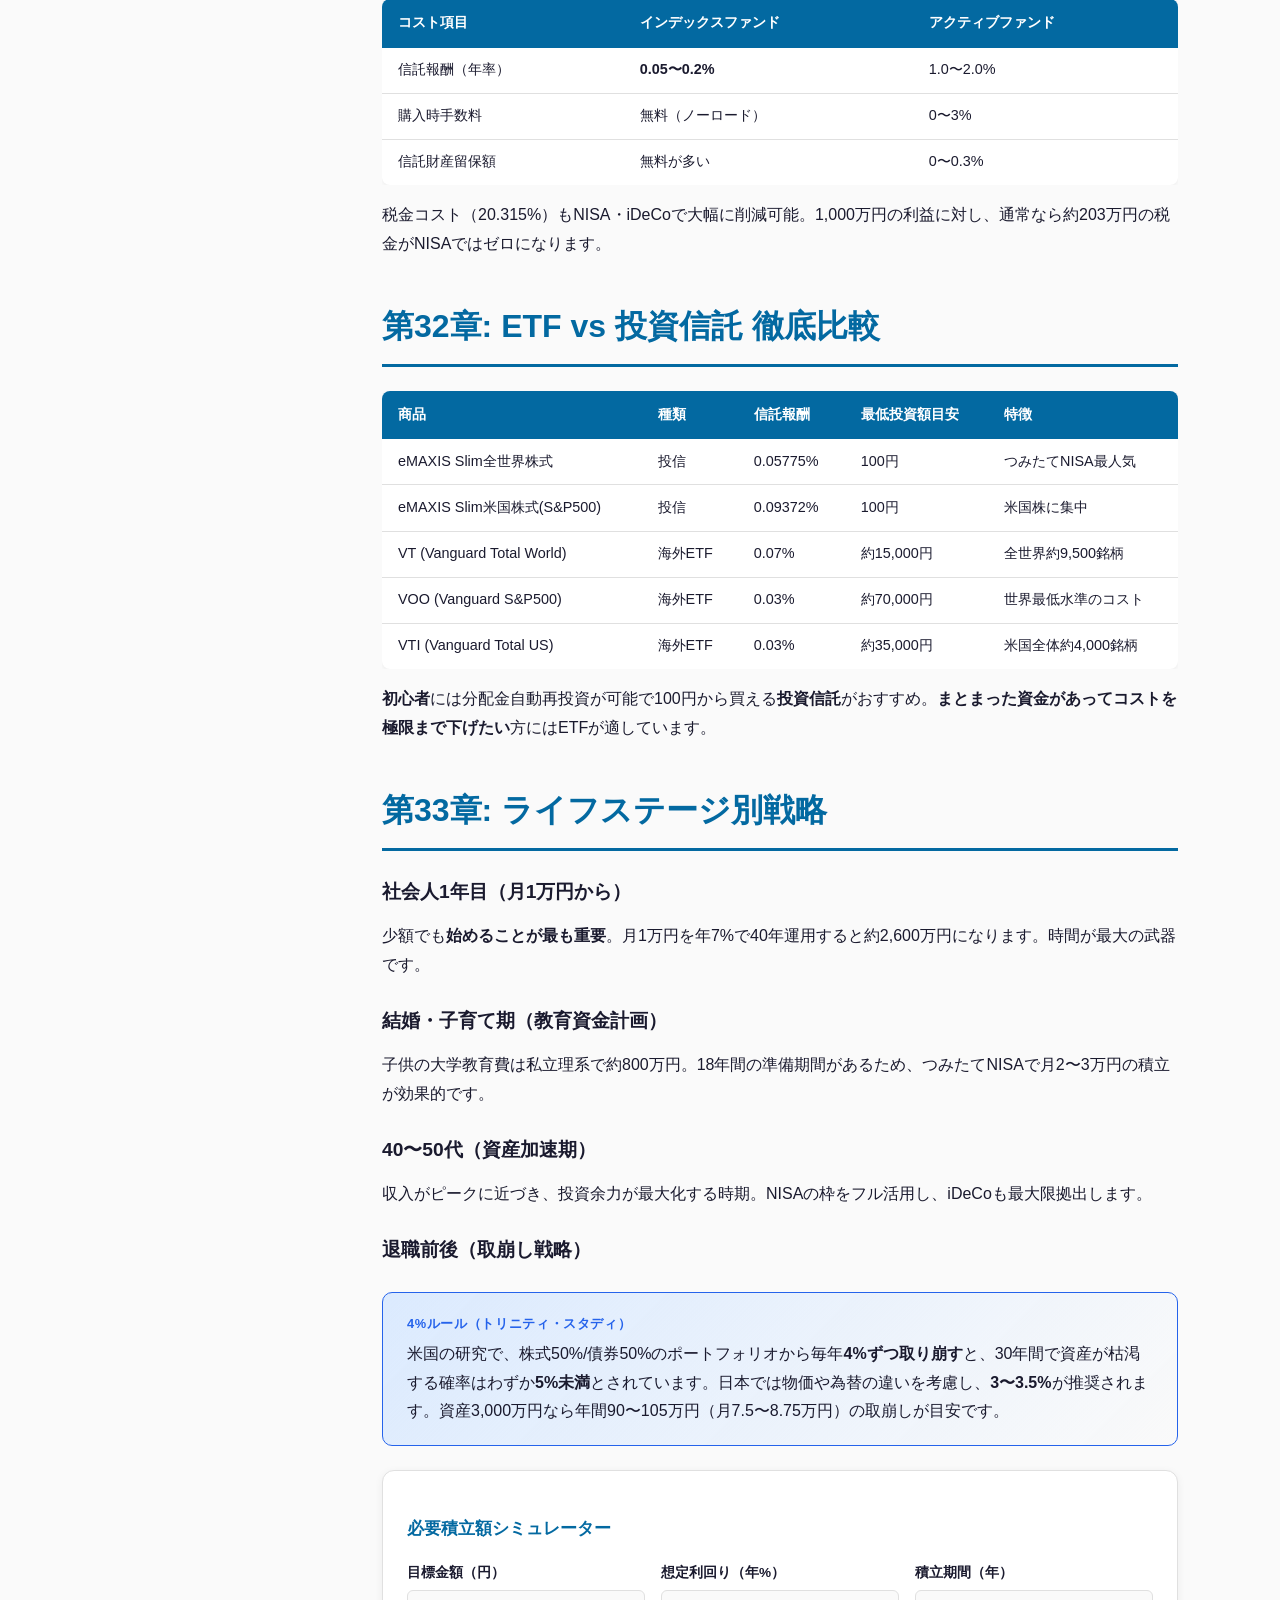
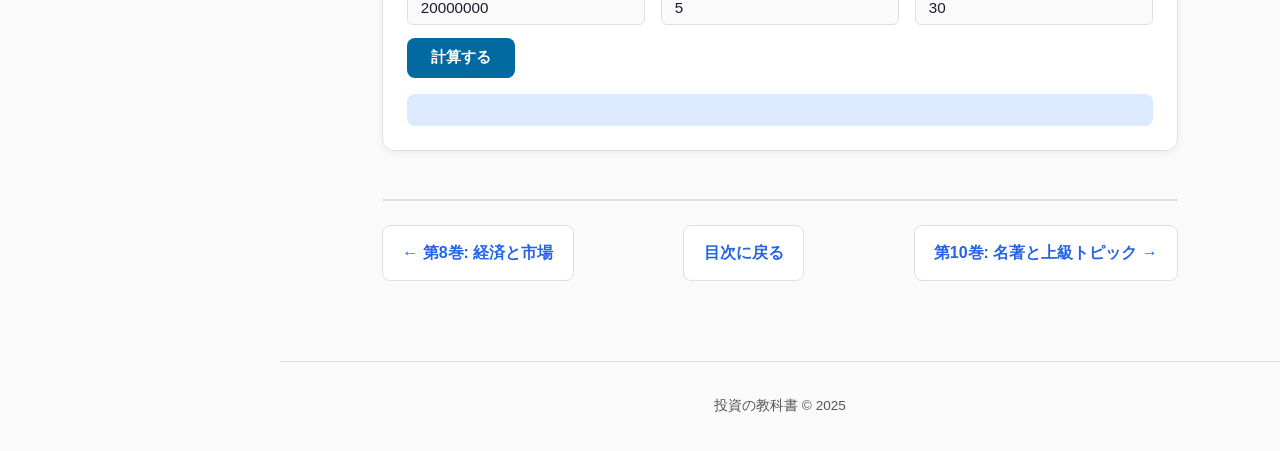
<file: books/vol09/index.html>
<!DOCTYPE html>
<html lang="ja">
<head>
<meta charset="UTF-8">
<meta name="viewport" content="width=device-width, initial-scale=1.0">
<title>第9巻: 実践的投資ガイド -- 投資の教科書</title>
<link rel="stylesheet" href="../css/style.css">
<style>:root { --vol-color: #0369a1; }</style>
</head>
<body>
<div class="page-wrapper">
<nav class="sidebar">
  <div class="sidebar-header"><div class="vol-badge">第9巻</div><br>実践的投資ガイド</div>
  <ul class="sidebar-nav">
    <li class="chapter"><a href="#ch29">第29章: 投資前の準備</a></li>
    <li class="chapter"><a href="#ch30">第30章: 開始手順</a></li>
    <li class="chapter"><a href="#ch31">第31章: コスト</a></li>
    <li class="chapter"><a href="#ch32">第32章: ETF vs 投信</a></li>
    <li class="chapter"><a href="#ch33">第33章: ライフステージ別</a></li>
  </ul>
</nav>
<div class="main-content">
<header class="top-header">
  <button class="btn-icon menu-toggle" onclick="toggleSidebar()">☰</button>
  <span class="vol-title">第9巻: 実践的投資ガイド</span>
  <div class="header-actions"><button class="btn-icon" onclick="changeFontSize(-1)">A-</button><button class="btn-icon" onclick="changeFontSize(1)">A+</button><button class="btn-icon" onclick="toggleTheme()">🌓</button></div>
</header>
<div class="chapter-progress"><div class="bar"></div></div>
<div class="content-area">

<h1 id="ch29">第29章: 投資前の準備</h1>
<p>投資を始める前に、まず基盤を整えることが重要です。</p>
<ul>
  <li><strong>緊急資金の確保</strong>: 生活費の<strong>3〜6ヶ月分</strong>を流動性の高い預金で確保。失業、病気、災害などの不測の事態に備えます。投資に回す前に、まずこの安全網を構築してください</li>
  <li><strong>家計の見直し</strong>: 手取り収入の<strong>10〜20%</strong>を投資に回すのが理想。固定費（通信費、保険料、サブスクリプション等）の見直しから始めると効果的</li>
  <li><strong>SMART目標設定</strong>: Specific（具体的）、Measurable（測定可能）、Achievable（達成可能）、Relevant（関連性）、Time-bound（期限付き）。例：「20年後に2,000万円の資産を築く」</li>
  <li><strong>投資方針書（IPS）の作成</strong>: リスク許容度、目標リターン、資産配分、リバランスルール、売却ルールを明文化。市場が荒れた時に感情的な判断を防ぐアンカーになります</li>
</ul>

<h1 id="ch30">第30章: ステップ・バイ・ステップ投資開始ガイド</h1>

<div class="box box-success">
  <div class="box-title">Step 1: 証券口座を開設する</div>
  <p>SBI証券または楽天証券でNISA口座を開設します。オンラインで完結し、マイナンバーカードがあれば最短翌営業日に口座開設可能です。同時に特定口座（源泉徴収あり）も開設しましょう。</p>
</div>

<div class="box box-success">
  <div class="box-title">Step 2: つみたてNISAで積立を始める</div>
  <p><strong>eMAXIS Slim全世界株式（オール・カントリー）1本</strong>で十分です。月1万円からでも始められます。クレジットカード積立を設定すればポイントも貯まります。</p>
</div>

<div class="box box-success">
  <div class="box-title">Step 3: 年齢に応じたポートフォリオを構築</div>
  <p>20代: 株式100%（時間が味方）、30代: 株式80〜90%、40代: 株式60〜80%、50代: 株式40〜60%、60代以降: 株式20〜40%。年齢ルール「株式比率 = 100（または120）− 年齢」を参考に。</p>
</div>

<div class="box box-success">
  <div class="box-title">Step 4: 余裕があればiDeCoも活用</div>
  <p>所得控除の節税効果は即座に得られます。60歳まで引き出せないため、確実に使わない余裕資金で。</p>
</div>

<h1 id="ch31">第31章: 投資コストの完全理解</h1>

<div class="key-point">
  <div class="kp-label">コストの複利効果</div>
  信託報酬1%の差は、30年間で資産の<strong>約25%</strong>の差になります。<br>
  例: 1,000万円を年5%で30年運用した場合、コスト0.1% → <strong>約4,180万円</strong>、コスト1.1% → <strong>約3,100万円</strong>。差額<strong>約1,080万円</strong>。
</div>

<div class="table-wrap">
<table>
  <tr><th>コスト項目</th><th>インデックスファンド</th><th>アクティブファンド</th></tr>
  <tr><td>信託報酬（年率）</td><td><strong>0.05〜0.2%</strong></td><td>1.0〜2.0%</td></tr>
  <tr><td>購入時手数料</td><td>無料（ノーロード）</td><td>0〜3%</td></tr>
  <tr><td>信託財産留保額</td><td>無料が多い</td><td>0〜0.3%</td></tr>
</table>
</div>

<p>税金コスト（20.315%）もNISA・iDeCoで大幅に削減可能。1,000万円の利益に対し、通常なら約203万円の税金がNISAではゼロになります。</p>

<h1 id="ch32">第32章: ETF vs 投資信託 徹底比較</h1>

<div class="table-wrap">
<table>
  <tr><th>商品</th><th>種類</th><th>信託報酬</th><th>最低投資額目安</th><th>特徴</th></tr>
  <tr><td>eMAXIS Slim全世界株式</td><td>投信</td><td>0.05775%</td><td>100円</td><td>つみたてNISA最人気</td></tr>
  <tr><td>eMAXIS Slim米国株式(S&amp;P500)</td><td>投信</td><td>0.09372%</td><td>100円</td><td>米国株に集中</td></tr>
  <tr><td>VT (Vanguard Total World)</td><td>海外ETF</td><td>0.07%</td><td>約15,000円</td><td>全世界約9,500銘柄</td></tr>
  <tr><td>VOO (Vanguard S&amp;P500)</td><td>海外ETF</td><td>0.03%</td><td>約70,000円</td><td>世界最低水準のコスト</td></tr>
  <tr><td>VTI (Vanguard Total US)</td><td>海外ETF</td><td>0.03%</td><td>約35,000円</td><td>米国全体約4,000銘柄</td></tr>
</table>
</div>

<p><strong>初心者</strong>には分配金自動再投資が可能で100円から買える<strong>投資信託</strong>がおすすめ。<strong>まとまった資金があってコストを極限まで下げたい</strong>方にはETFが適しています。</p>

<h1 id="ch33">第33章: ライフステージ別戦略</h1>

<h3>社会人1年目（月1万円から）</h3>
<p>少額でも<strong>始めることが最も重要</strong>。月1万円を年7%で40年運用すると約2,600万円になります。時間が最大の武器です。</p>

<h3>結婚・子育て期（教育資金計画）</h3>
<p>子供の大学教育費は私立理系で約800万円。18年間の準備期間があるため、つみたてNISAで月2〜3万円の積立が効果的です。</p>

<h3>40〜50代（資産加速期）</h3>
<p>収入がピークに近づき、投資余力が最大化する時期。NISAの枠をフル活用し、iDeCoも最大限拠出します。</p>

<h3>退職前後（取崩し戦略）</h3>
<div class="key-point">
  <div class="kp-label">4%ルール（トリニティ・スタディ）</div>
  米国の研究で、株式50%/債券50%のポートフォリオから毎年<strong>4%ずつ取り崩す</strong>と、30年間で資産が枯渇する確率はわずか<strong>5%未満</strong>とされています。日本では物価や為替の違いを考慮し、<strong>3〜3.5%</strong>が推奨されます。資産3,000万円なら年間90〜105万円（月7.5〜8.75万円）の取崩しが目安です。
</div>

<div class="calculator">
  <h4>必要積立額シミュレーター</h4>
  <div class="calc-row">
    <div class="calc-field"><label>目標金額（円）</label><input type="number" id="calc-target" value="20000000"></div>
    <div class="calc-field"><label>想定利回り（年%）</label><input type="number" id="calc-req-rate" value="5" step="0.1"></div>
    <div class="calc-field"><label>積立期間（年）</label><input type="number" id="calc-req-years" value="30"></div>
  </div>
  <button class="calc-btn" onclick="calcRequired()">計算する</button>
  <div class="calc-result" id="calc-required-result"></div>
</div>

<div class="vol-nav">
  <a href="../vol08/index.html">← 第8巻: 経済と市場</a>
  <a href="../index.html">目次に戻る</a>
  <a href="../vol10/index.html">第10巻: 名著と上級トピック →</a>
</div>
</div>
<footer class="book-footer">投資の教科書 &copy; 2025</footer>
</div></div>
<script src="../js/main.js"></script>
</body>
</html>
</file>
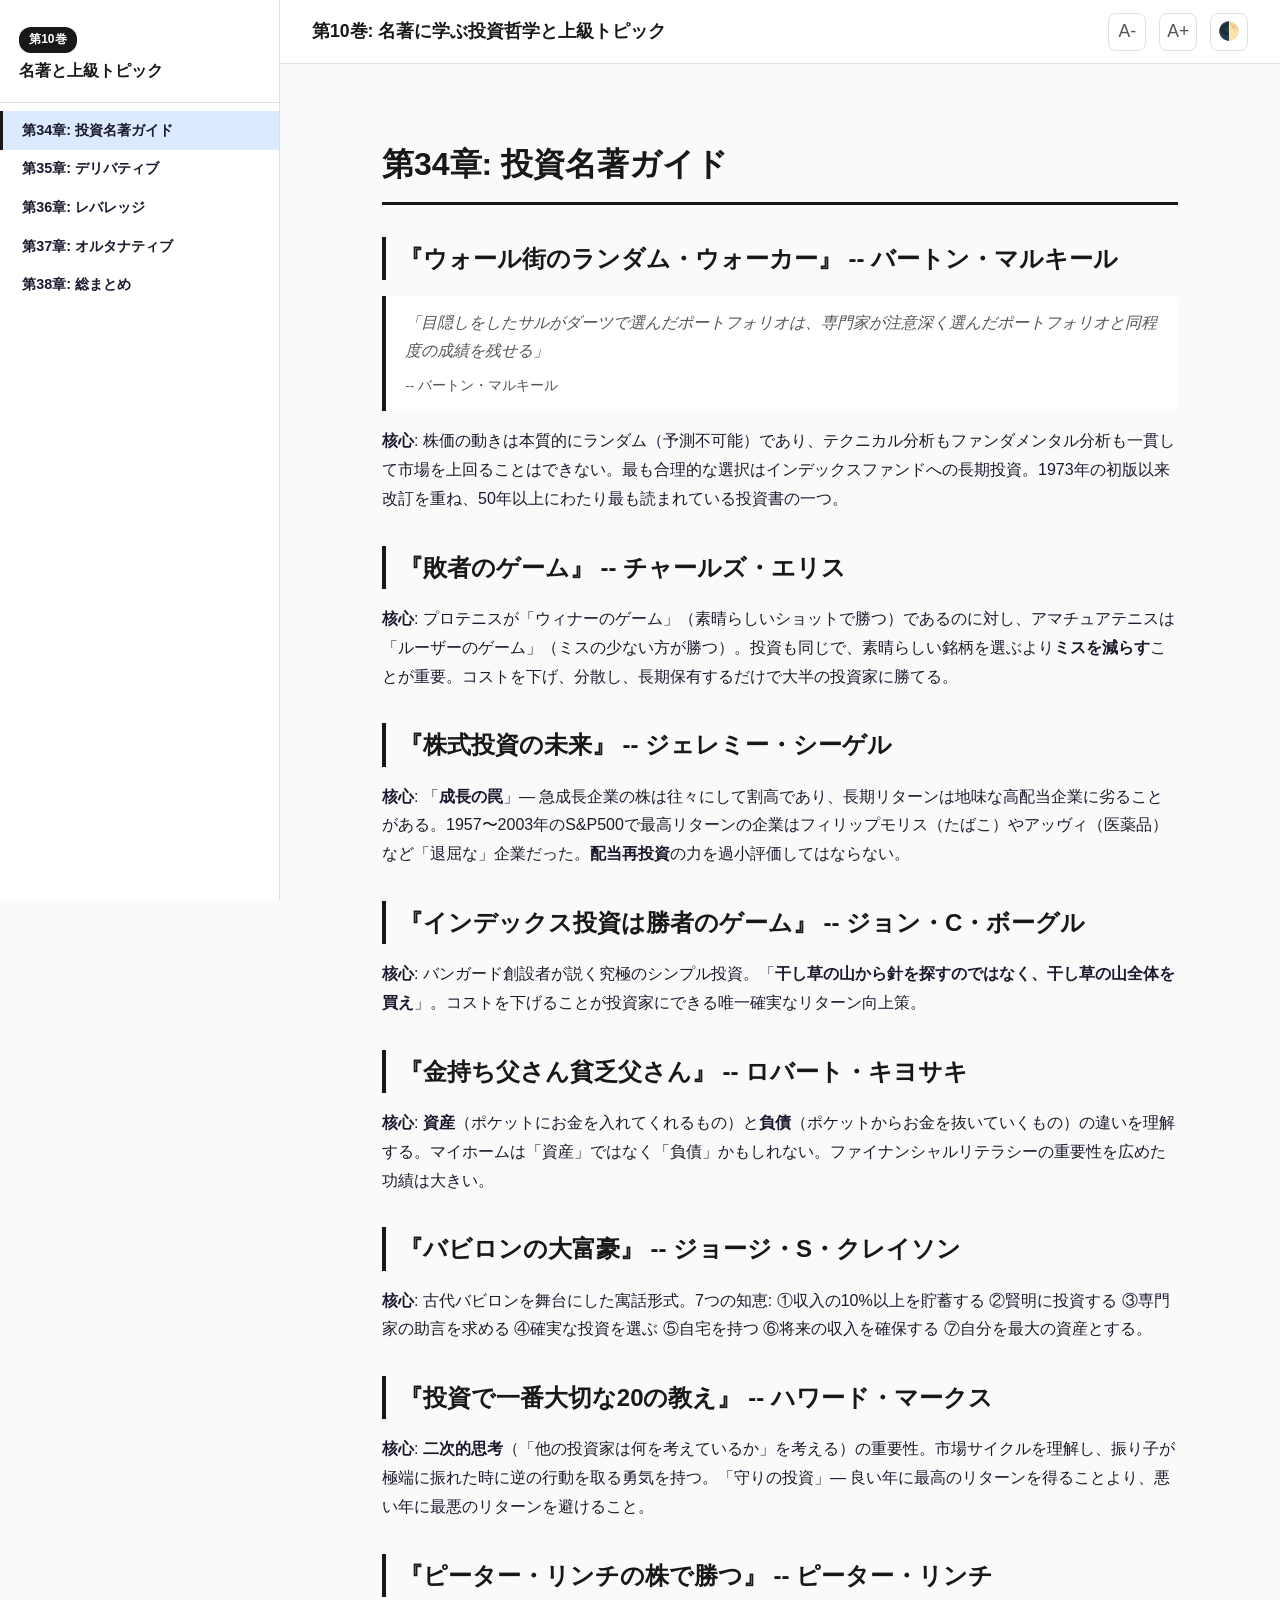
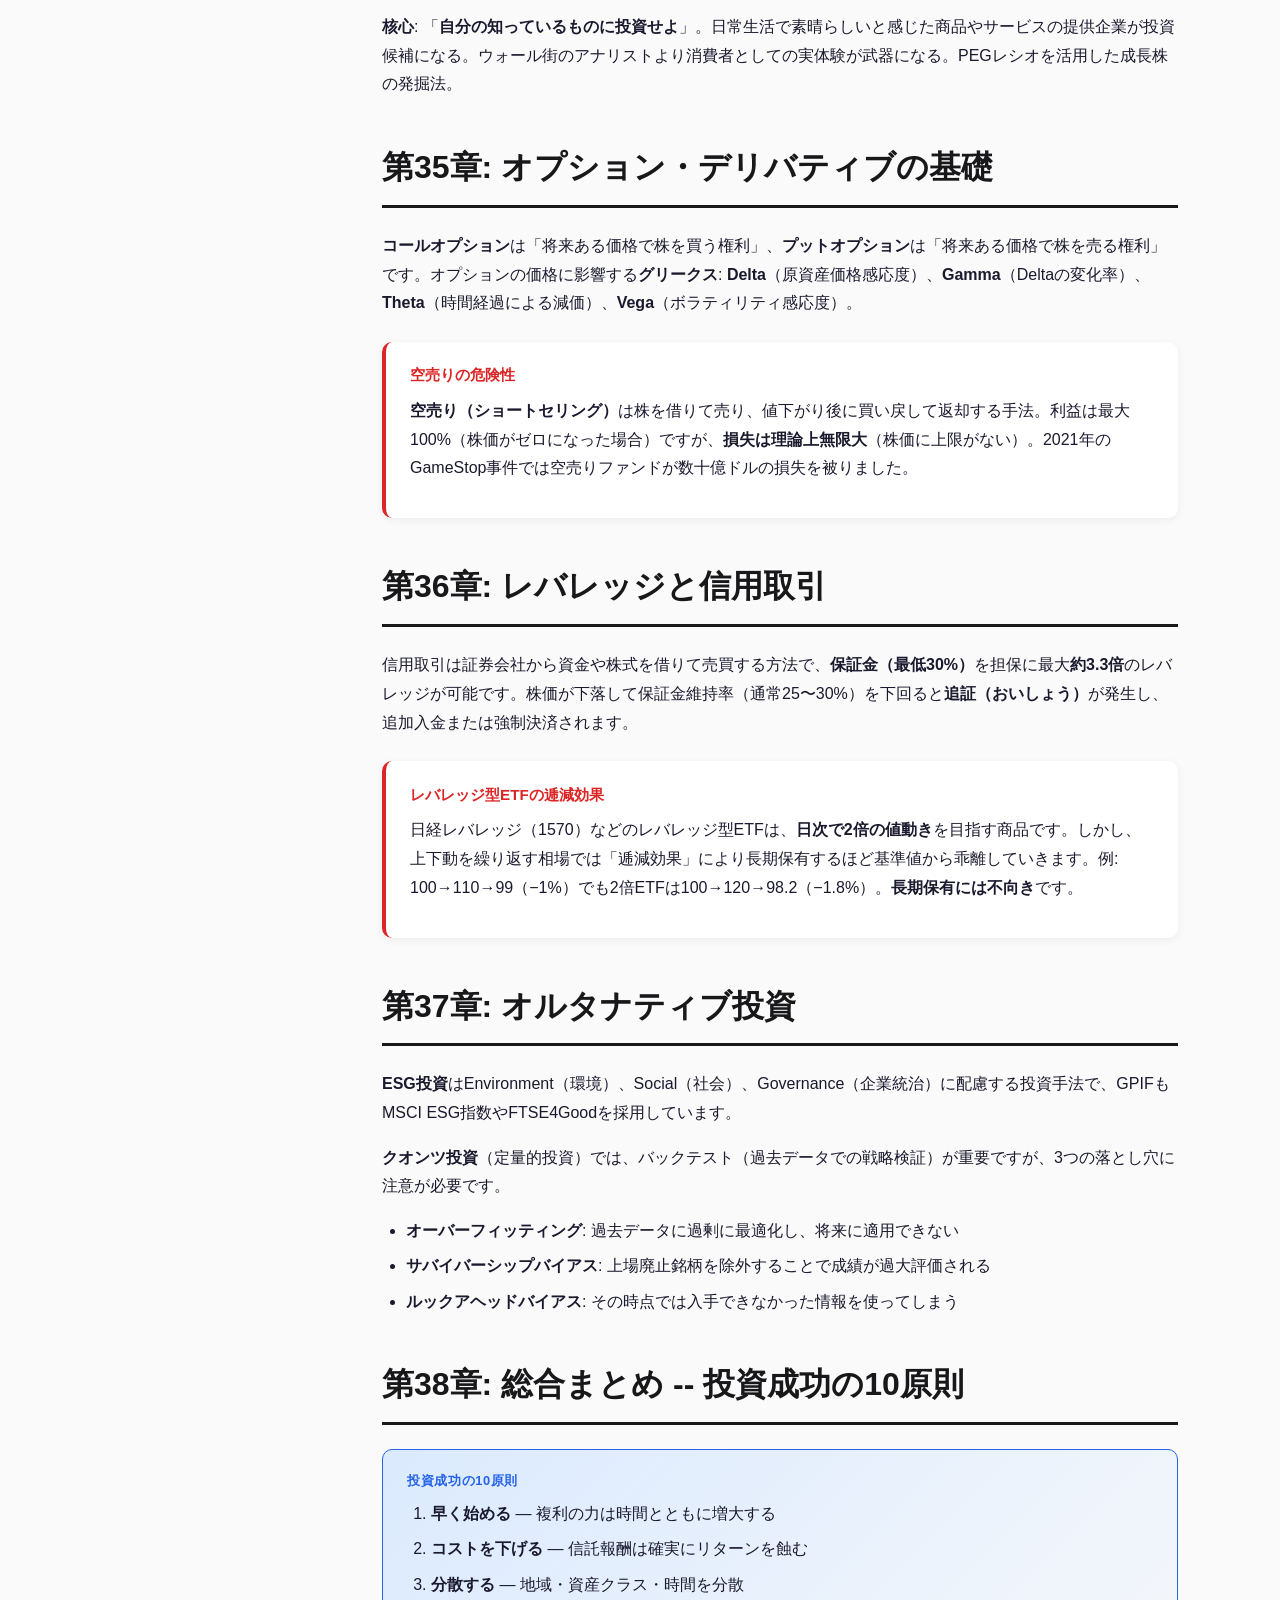
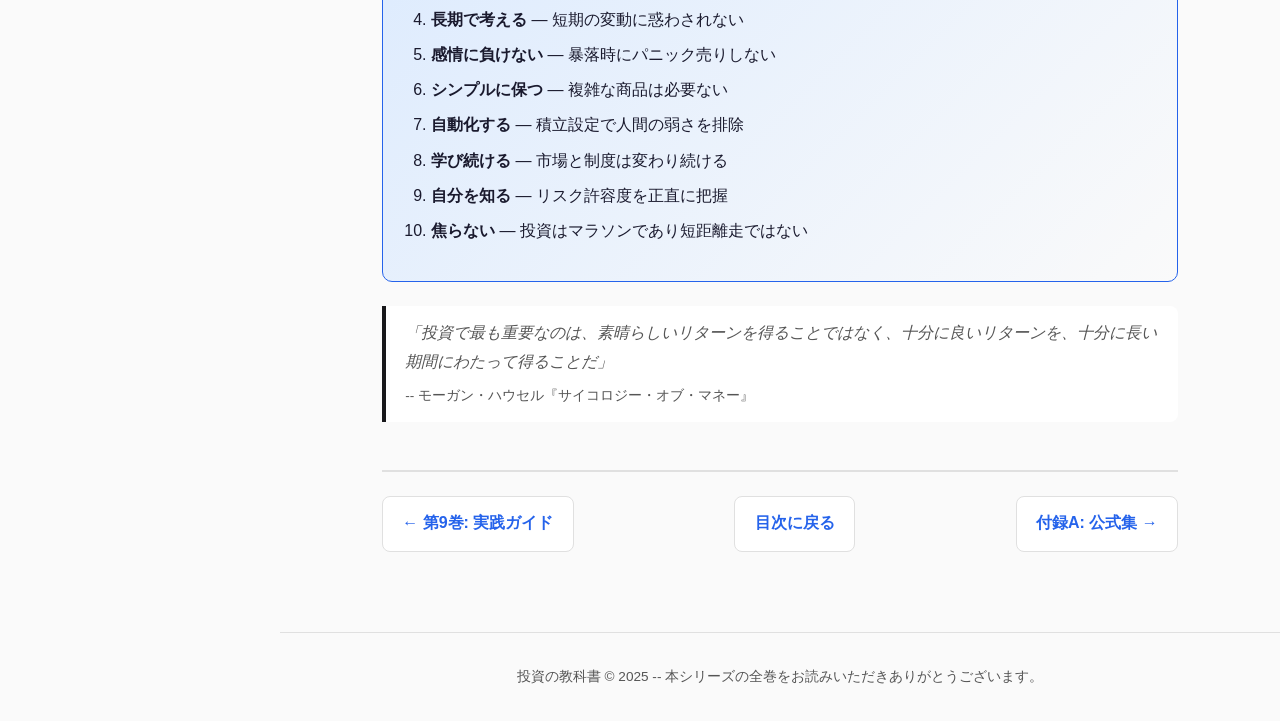
<file: books/vol10/index.html>
<!DOCTYPE html>
<html lang="ja">
<head>
<meta charset="UTF-8">
<meta name="viewport" content="width=device-width, initial-scale=1.0">
<title>第10巻: 名著に学ぶ投資哲学と上級トピック -- 投資の教科書</title>
<link rel="stylesheet" href="../css/style.css">
<style>:root { --vol-color: #18181b; }</style>
</head>
<body>
<div class="page-wrapper">
<nav class="sidebar">
  <div class="sidebar-header"><div class="vol-badge">第10巻</div><br>名著と上級トピック</div>
  <ul class="sidebar-nav">
    <li class="chapter"><a href="#ch34">第34章: 投資名著ガイド</a></li>
    <li class="chapter"><a href="#ch35">第35章: デリバティブ</a></li>
    <li class="chapter"><a href="#ch36">第36章: レバレッジ</a></li>
    <li class="chapter"><a href="#ch37">第37章: オルタナティブ</a></li>
    <li class="chapter"><a href="#ch38">第38章: 総まとめ</a></li>
  </ul>
</nav>
<div class="main-content">
<header class="top-header">
  <button class="btn-icon menu-toggle" onclick="toggleSidebar()">☰</button>
  <span class="vol-title">第10巻: 名著に学ぶ投資哲学と上級トピック</span>
  <div class="header-actions"><button class="btn-icon" onclick="changeFontSize(-1)">A-</button><button class="btn-icon" onclick="changeFontSize(1)">A+</button><button class="btn-icon" onclick="toggleTheme()">🌓</button></div>
</header>
<div class="chapter-progress"><div class="bar"></div></div>
<div class="content-area">

<h1 id="ch34">第34章: 投資名著ガイド</h1>

<h2>『ウォール街のランダム・ウォーカー』 -- バートン・マルキール</h2>
<blockquote>「目隠しをしたサルがダーツで選んだポートフォリオは、専門家が注意深く選んだポートフォリオと同程度の成績を残せる」<cite>-- バートン・マルキール</cite></blockquote>
<p><strong>核心</strong>: 株価の動きは本質的にランダム（予測不可能）であり、テクニカル分析もファンダメンタル分析も一貫して市場を上回ることはできない。最も合理的な選択はインデックスファンドへの長期投資。1973年の初版以来改訂を重ね、50年以上にわたり最も読まれている投資書の一つ。</p>

<h2>『敗者のゲーム』 -- チャールズ・エリス</h2>
<p><strong>核心</strong>: プロテニスが「ウィナーのゲーム」（素晴らしいショットで勝つ）であるのに対し、アマチュアテニスは「ルーザーのゲーム」（ミスの少ない方が勝つ）。投資も同じで、素晴らしい銘柄を選ぶより<strong>ミスを減らす</strong>ことが重要。コストを下げ、分散し、長期保有するだけで大半の投資家に勝てる。</p>

<h2>『株式投資の未来』 -- ジェレミー・シーゲル</h2>
<p><strong>核心</strong>: 「<strong>成長の罠</strong>」— 急成長企業の株は往々にして割高であり、長期リターンは地味な高配当企業に劣ることがある。1957〜2003年のS&amp;P500で最高リターンの企業はフィリップモリス（たばこ）やアッヴィ（医薬品）など「退屈な」企業だった。<strong>配当再投資</strong>の力を過小評価してはならない。</p>

<h2>『インデックス投資は勝者のゲーム』 -- ジョン・C・ボーグル</h2>
<p><strong>核心</strong>: バンガード創設者が説く究極のシンプル投資。「<strong>干し草の山から針を探すのではなく、干し草の山全体を買え</strong>」。コストを下げることが投資家にできる唯一確実なリターン向上策。</p>

<h2>『金持ち父さん貧乏父さん』 -- ロバート・キヨサキ</h2>
<p><strong>核心</strong>: <strong>資産</strong>（ポケットにお金を入れてくれるもの）と<strong>負債</strong>（ポケットからお金を抜いていくもの）の違いを理解する。マイホームは「資産」ではなく「負債」かもしれない。ファイナンシャルリテラシーの重要性を広めた功績は大きい。</p>

<h2>『バビロンの大富豪』 -- ジョージ・S・クレイソン</h2>
<p><strong>核心</strong>: 古代バビロンを舞台にした寓話形式。7つの知恵: ①収入の10%以上を貯蓄する ②賢明に投資する ③専門家の助言を求める ④確実な投資を選ぶ ⑤自宅を持つ ⑥将来の収入を確保する ⑦自分を最大の資産とする。</p>

<h2>『投資で一番大切な20の教え』 -- ハワード・マークス</h2>
<p><strong>核心</strong>: <strong>二次的思考</strong>（「他の投資家は何を考えているか」を考える）の重要性。市場サイクルを理解し、振り子が極端に振れた時に逆の行動を取る勇気を持つ。「守りの投資」— 良い年に最高のリターンを得ることより、悪い年に最悪のリターンを避けること。</p>

<h2>『ピーター・リンチの株で勝つ』 -- ピーター・リンチ</h2>
<p><strong>核心</strong>: 「<strong>自分の知っているものに投資せよ</strong>」。日常生活で素晴らしいと感じた商品やサービスの提供企業が投資候補になる。ウォール街のアナリストより消費者としての実体験が武器になる。PEGレシオを活用した成長株の発掘法。</p>

<h1 id="ch35">第35章: オプション・デリバティブの基礎</h1>

<p><strong>コールオプション</strong>は「将来ある価格で株を買う権利」、<strong>プットオプション</strong>は「将来ある価格で株を売る権利」です。オプションの価格に影響する<strong>グリークス</strong>: <strong>Delta</strong>（原資産価格感応度）、<strong>Gamma</strong>（Deltaの変化率）、<strong>Theta</strong>（時間経過による減価）、<strong>Vega</strong>（ボラティリティ感応度）。</p>

<div class="box box-danger">
  <div class="box-title">空売りの危険性</div>
  <p><strong>空売り（ショートセリング）</strong>は株を借りて売り、値下がり後に買い戻して返却する手法。利益は最大100%（株価がゼロになった場合）ですが、<strong>損失は理論上無限大</strong>（株価に上限がない）。2021年のGameStop事件では空売りファンドが数十億ドルの損失を被りました。</p>
</div>

<h1 id="ch36">第36章: レバレッジと信用取引</h1>

<p>信用取引は証券会社から資金や株式を借りて売買する方法で、<strong>保証金（最低30%）</strong>を担保に最大<strong>約3.3倍</strong>のレバレッジが可能です。株価が下落して保証金維持率（通常25〜30%）を下回ると<strong>追証（おいしょう）</strong>が発生し、追加入金または強制決済されます。</p>

<div class="box box-danger">
  <div class="box-title">レバレッジ型ETFの逓減効果</div>
  <p>日経レバレッジ（1570）などのレバレッジ型ETFは、<strong>日次で2倍の値動き</strong>を目指す商品です。しかし、上下動を繰り返す相場では「逓減効果」により長期保有するほど基準値から乖離していきます。例: 100→110→99（−1%）でも2倍ETFは100→120→98.2（−1.8%）。<strong>長期保有には不向き</strong>です。</p>
</div>

<h1 id="ch37">第37章: オルタナティブ投資</h1>

<p><strong>ESG投資</strong>はEnvironment（環境）、Social（社会）、Governance（企業統治）に配慮する投資手法で、GPIFもMSCI ESG指数やFTSE4Goodを採用しています。</p>

<p><strong>クオンツ投資</strong>（定量的投資）では、バックテスト（過去データでの戦略検証）が重要ですが、3つの落とし穴に注意が必要です。</p>
<ul>
  <li><strong>オーバーフィッティング</strong>: 過去データに過剰に最適化し、将来に適用できない</li>
  <li><strong>サバイバーシップバイアス</strong>: 上場廃止銘柄を除外することで成績が過大評価される</li>
  <li><strong>ルックアヘッドバイアス</strong>: その時点では入手できなかった情報を使ってしまう</li>
</ul>

<h1 id="ch38">第38章: 総合まとめ -- 投資成功の10原則</h1>

<div class="key-point">
  <div class="kp-label">投資成功の10原則</div>
  <ol>
    <li><strong>早く始める</strong> — 複利の力は時間とともに増大する</li>
    <li><strong>コストを下げる</strong> — 信託報酬は確実にリターンを蝕む</li>
    <li><strong>分散する</strong> — 地域・資産クラス・時間を分散</li>
    <li><strong>長期で考える</strong> — 短期の変動に惑わされない</li>
    <li><strong>感情に負けない</strong> — 暴落時にパニック売りしない</li>
    <li><strong>シンプルに保つ</strong> — 複雑な商品は必要ない</li>
    <li><strong>自動化する</strong> — 積立設定で人間の弱さを排除</li>
    <li><strong>学び続ける</strong> — 市場と制度は変わり続ける</li>
    <li><strong>自分を知る</strong> — リスク許容度を正直に把握</li>
    <li><strong>焦らない</strong> — 投資はマラソンであり短距離走ではない</li>
  </ol>
</div>

<blockquote>
  「投資で最も重要なのは、素晴らしいリターンを得ることではなく、十分に良いリターンを、十分に長い期間にわたって得ることだ」
  <cite>-- モーガン・ハウセル『サイコロジー・オブ・マネー』</cite>
</blockquote>

<div class="vol-nav">
  <a href="../vol09/index.html">← 第9巻: 実践ガイド</a>
  <a href="../index.html">目次に戻る</a>
  <a href="../appendix/formulas.html">付録A: 公式集 →</a>
</div>
</div>
<footer class="book-footer">投資の教科書 &copy; 2025 -- 本シリーズの全巻をお読みいただきありがとうございます。</footer>
</div></div>
<script src="../js/main.js"></script>
</body>
</html>
</file>
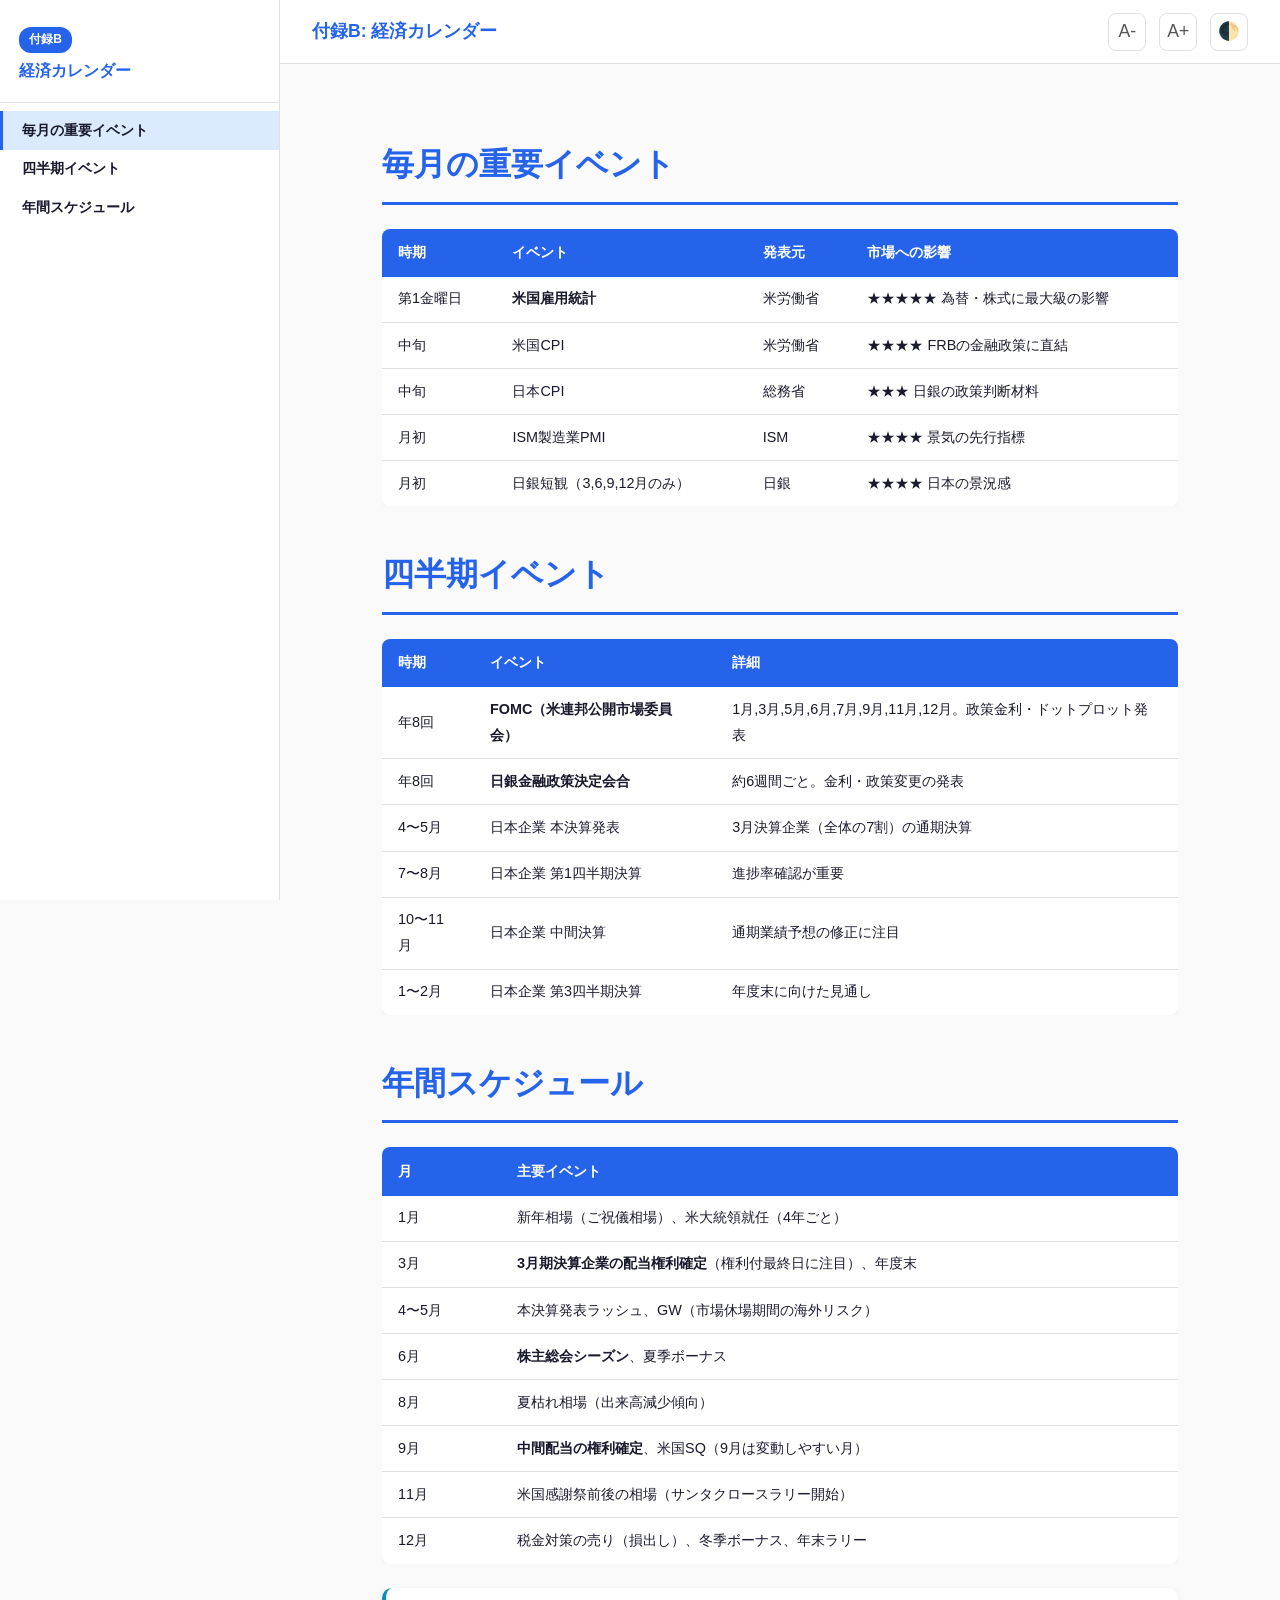
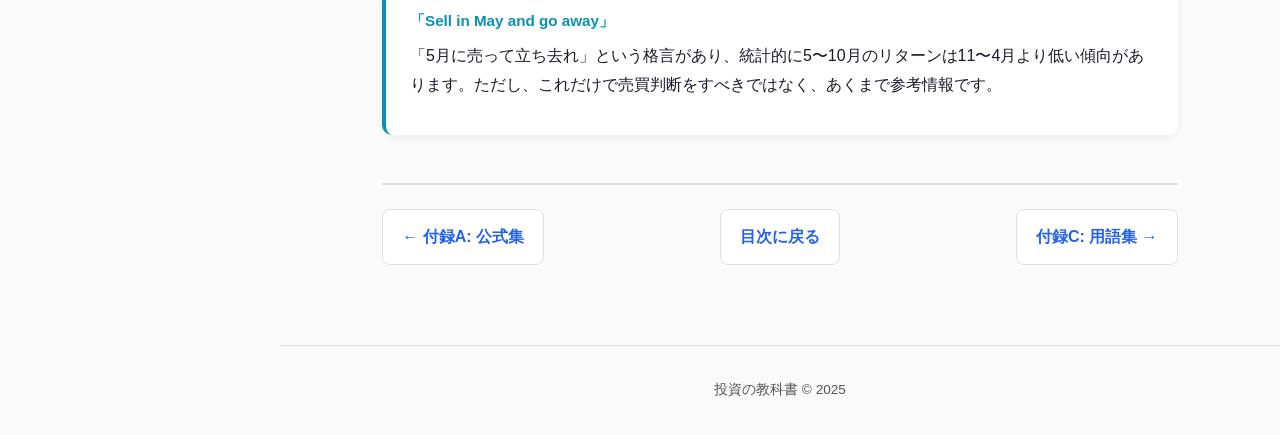
<file: books/appendix/calendar.html>
<!DOCTYPE html>
<html lang="ja">
<head>
<meta charset="UTF-8">
<meta name="viewport" content="width=device-width, initial-scale=1.0">
<title>付録B: 経済カレンダー -- 投資の教科書</title>
<link rel="stylesheet" href="../css/style.css">
<style>:root { --vol-color: #2563eb; }</style>
</head>
<body>
<div class="page-wrapper">
<nav class="sidebar">
  <div class="sidebar-header"><div class="vol-badge">付録B</div><br>経済カレンダー</div>
  <ul class="sidebar-nav">
    <li class="chapter"><a href="#monthly">毎月の重要イベント</a></li>
    <li class="chapter"><a href="#quarterly">四半期イベント</a></li>
    <li class="chapter"><a href="#annual">年間スケジュール</a></li>
  </ul>
</nav>
<div class="main-content">
<header class="top-header">
  <button class="btn-icon menu-toggle" onclick="toggleSidebar()">☰</button>
  <span class="vol-title">付録B: 経済カレンダー</span>
  <div class="header-actions"><button class="btn-icon" onclick="changeFontSize(-1)">A-</button><button class="btn-icon" onclick="changeFontSize(1)">A+</button><button class="btn-icon" onclick="toggleTheme()">🌓</button></div>
</header>
<div class="chapter-progress"><div class="bar"></div></div>
<div class="content-area">

<h1 id="monthly">毎月の重要イベント</h1>
<div class="table-wrap">
<table>
  <tr><th>時期</th><th>イベント</th><th>発表元</th><th>市場への影響</th></tr>
  <tr><td>第1金曜日</td><td><strong>米国雇用統計</strong></td><td>米労働省</td><td>★★★★★ 為替・株式に最大級の影響</td></tr>
  <tr><td>中旬</td><td>米国CPI</td><td>米労働省</td><td>★★★★ FRBの金融政策に直結</td></tr>
  <tr><td>中旬</td><td>日本CPI</td><td>総務省</td><td>★★★ 日銀の政策判断材料</td></tr>
  <tr><td>月初</td><td>ISM製造業PMI</td><td>ISM</td><td>★★★★ 景気の先行指標</td></tr>
  <tr><td>月初</td><td>日銀短観（3,6,9,12月のみ）</td><td>日銀</td><td>★★★★ 日本の景況感</td></tr>
</table>
</div>

<h1 id="quarterly">四半期イベント</h1>
<div class="table-wrap">
<table>
  <tr><th>時期</th><th>イベント</th><th>詳細</th></tr>
  <tr><td>年8回</td><td><strong>FOMC（米連邦公開市場委員会）</strong></td><td>1月,3月,5月,6月,7月,9月,11月,12月。政策金利・ドットプロット発表</td></tr>
  <tr><td>年8回</td><td><strong>日銀金融政策決定会合</strong></td><td>約6週間ごと。金利・政策変更の発表</td></tr>
  <tr><td>4〜5月</td><td>日本企業 本決算発表</td><td>3月決算企業（全体の7割）の通期決算</td></tr>
  <tr><td>7〜8月</td><td>日本企業 第1四半期決算</td><td>進捗率確認が重要</td></tr>
  <tr><td>10〜11月</td><td>日本企業 中間決算</td><td>通期業績予想の修正に注目</td></tr>
  <tr><td>1〜2月</td><td>日本企業 第3四半期決算</td><td>年度末に向けた見通し</td></tr>
</table>
</div>

<h1 id="annual">年間スケジュール</h1>
<div class="table-wrap">
<table>
  <tr><th>月</th><th>主要イベント</th></tr>
  <tr><td>1月</td><td>新年相場（ご祝儀相場）、米大統領就任（4年ごと）</td></tr>
  <tr><td>3月</td><td><strong>3月期決算企業の配当権利確定</strong>（権利付最終日に注目）、年度末</td></tr>
  <tr><td>4〜5月</td><td>本決算発表ラッシュ、GW（市場休場期間の海外リスク）</td></tr>
  <tr><td>6月</td><td><strong>株主総会シーズン</strong>、夏季ボーナス</td></tr>
  <tr><td>8月</td><td>夏枯れ相場（出来高減少傾向）</td></tr>
  <tr><td>9月</td><td><strong>中間配当の権利確定</strong>、米国SQ（9月は変動しやすい月）</td></tr>
  <tr><td>11月</td><td>米国感謝祭前後の相場（サンタクロースラリー開始）</td></tr>
  <tr><td>12月</td><td>税金対策の売り（損出し）、冬季ボーナス、年末ラリー</td></tr>
</table>
</div>

<div class="box box-info">
  <div class="box-title">「Sell in May and go away」</div>
  <p>「5月に売って立ち去れ」という格言があり、統計的に5〜10月のリターンは11〜4月より低い傾向があります。ただし、これだけで売買判断をすべきではなく、あくまで参考情報です。</p>
</div>

<div class="vol-nav">
  <a href="formulas.html">← 付録A: 公式集</a>
  <a href="../index.html">目次に戻る</a>
  <a href="glossary.html">付録C: 用語集 →</a>
</div>
</div>
<footer class="book-footer">投資の教科書 &copy; 2025</footer>
</div></div>
<script src="../js/main.js"></script>
</body>
</html>
</file>
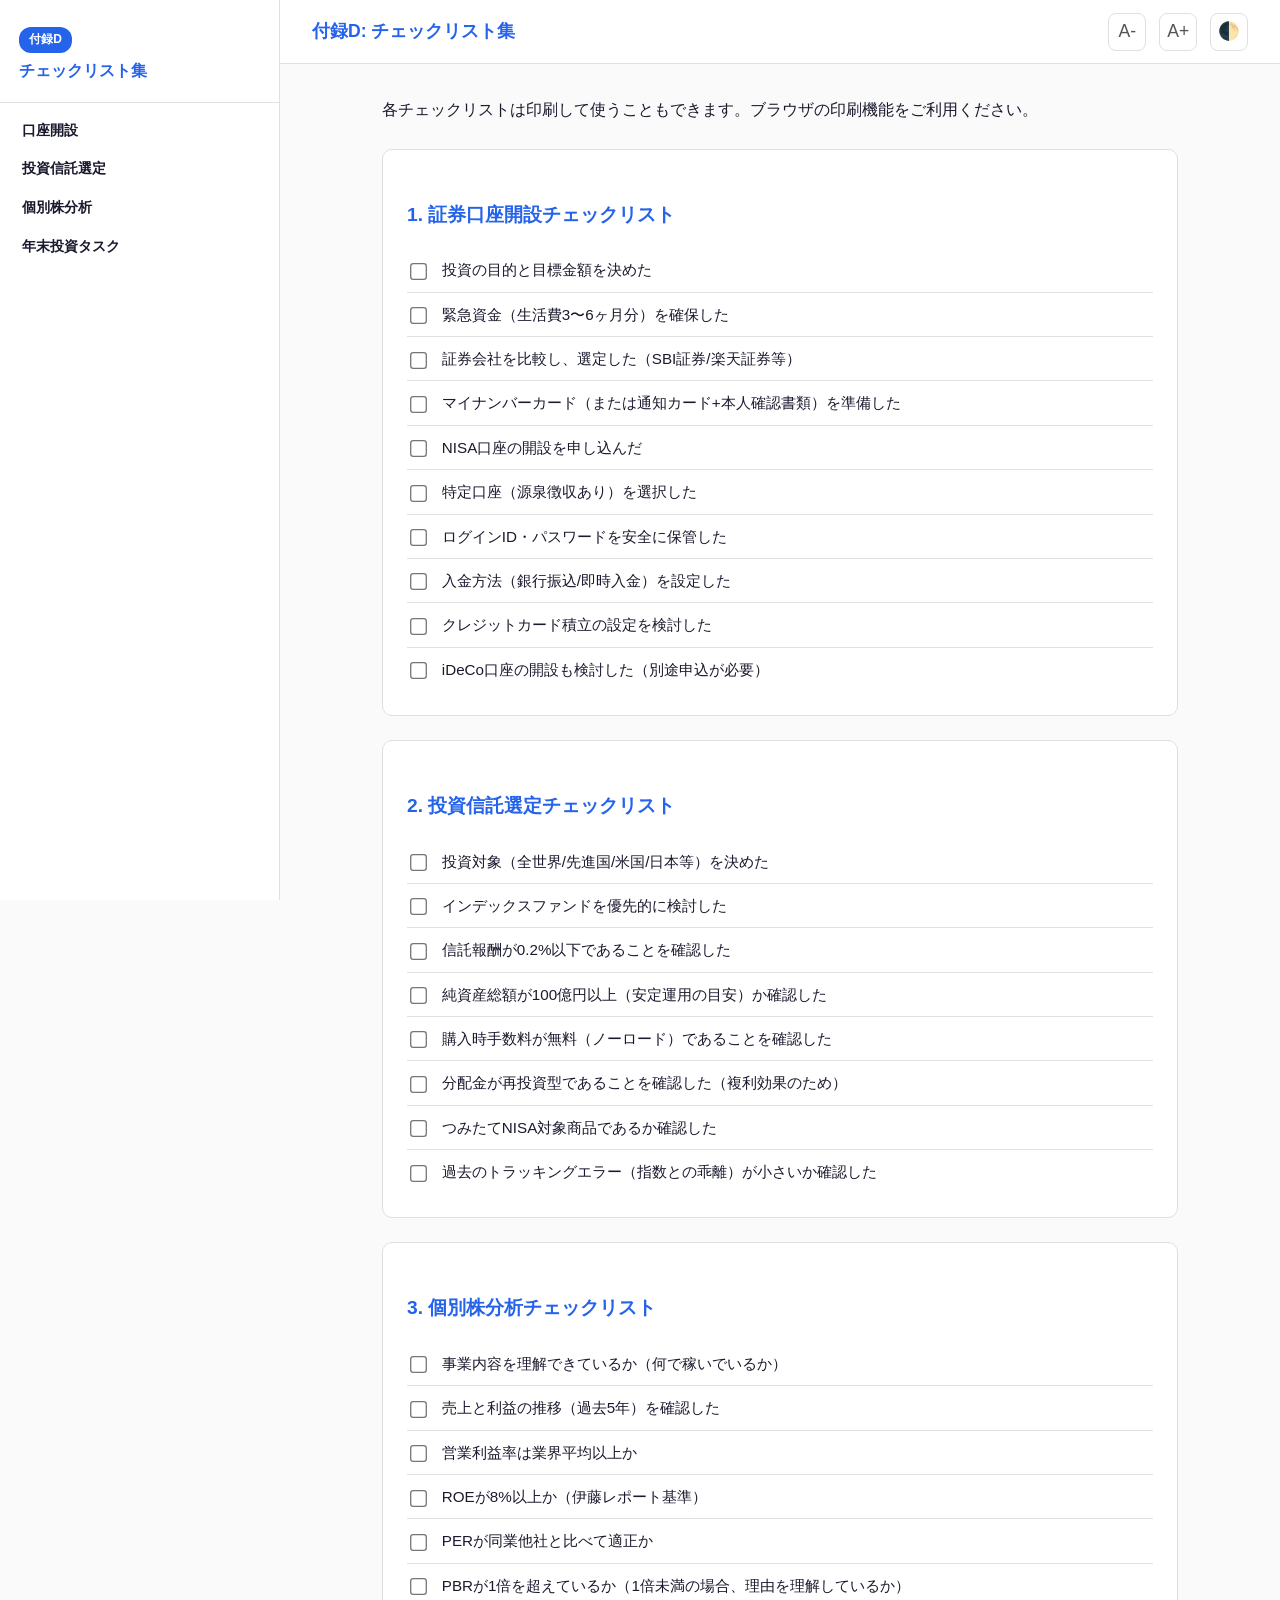
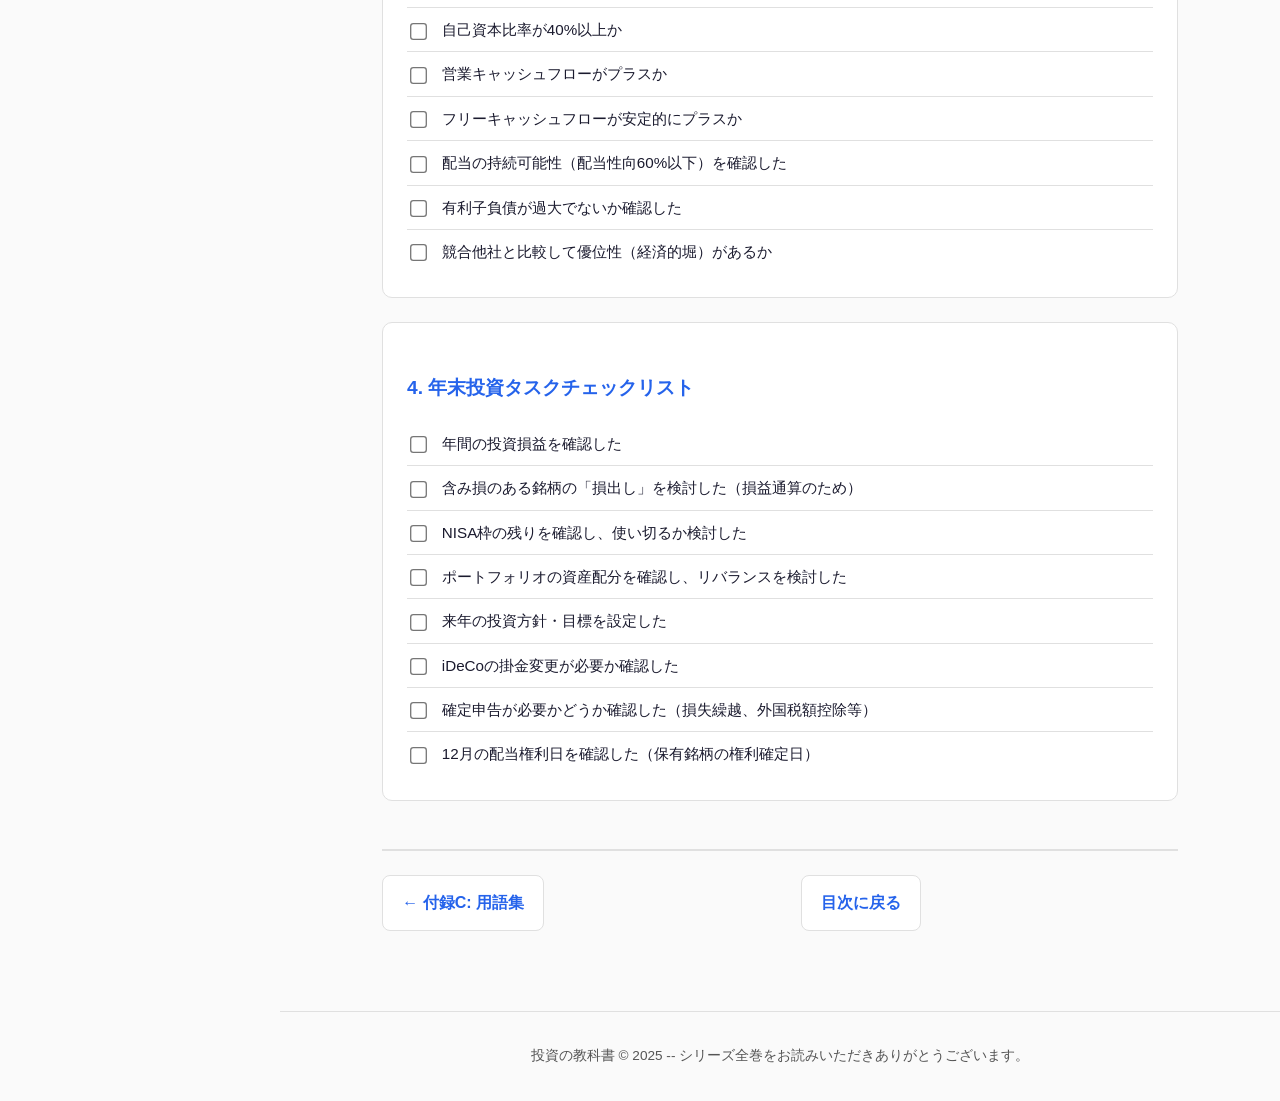
<file: books/appendix/checklists.html>
<!DOCTYPE html>
<html lang="ja">
<head>
<meta charset="UTF-8">
<meta name="viewport" content="width=device-width, initial-scale=1.0">
<title>付録D: チェックリスト集 -- 投資の教科書</title>
<link rel="stylesheet" href="../css/style.css">
<style>:root { --vol-color: #2563eb; } .checklist{background:var(--bg-card);border:1px solid var(--border);border-radius:10px;padding:1.5rem;margin:1.5rem 0;} .checklist h3{color:var(--vol-color);margin-bottom:1rem;} .checklist label{display:block;padding:0.5rem 0.3rem;font-size:0.95rem;cursor:pointer;border-bottom:1px solid var(--border);transition:background 0.2s;} .checklist label:last-child{border-bottom:none;} .checklist label:hover{background:var(--accent-light);} .checklist input[type=checkbox]{margin-right:0.8rem;transform:scale(1.3);vertical-align:middle;}</style>
</head>
<body>
<div class="page-wrapper">
<nav class="sidebar">
  <div class="sidebar-header"><div class="vol-badge">付録D</div><br>チェックリスト集</div>
  <ul class="sidebar-nav">
    <li class="chapter"><a href="#cl1">口座開設</a></li>
    <li class="chapter"><a href="#cl2">投資信託選定</a></li>
    <li class="chapter"><a href="#cl3">個別株分析</a></li>
    <li class="chapter"><a href="#cl4">年末投資タスク</a></li>
  </ul>
</nav>
<div class="main-content">
<header class="top-header">
  <button class="btn-icon menu-toggle" onclick="toggleSidebar()">☰</button>
  <span class="vol-title">付録D: チェックリスト集</span>
  <div class="header-actions"><button class="btn-icon" onclick="changeFontSize(-1)">A-</button><button class="btn-icon" onclick="changeFontSize(1)">A+</button><button class="btn-icon" onclick="toggleTheme()">🌓</button></div>
</header>
<div class="chapter-progress"><div class="bar"></div></div>
<div class="content-area">

<p>各チェックリストは印刷して使うこともできます。ブラウザの印刷機能をご利用ください。</p>

<div class="checklist" id="cl1">
  <h3>1. 証券口座開設チェックリスト</h3>
  <label><input type="checkbox"> 投資の目的と目標金額を決めた</label>
  <label><input type="checkbox"> 緊急資金（生活費3〜6ヶ月分）を確保した</label>
  <label><input type="checkbox"> 証券会社を比較し、選定した（SBI証券/楽天証券等）</label>
  <label><input type="checkbox"> マイナンバーカード（または通知カード+本人確認書類）を準備した</label>
  <label><input type="checkbox"> NISA口座の開設を申し込んだ</label>
  <label><input type="checkbox"> 特定口座（源泉徴収あり）を選択した</label>
  <label><input type="checkbox"> ログインID・パスワードを安全に保管した</label>
  <label><input type="checkbox"> 入金方法（銀行振込/即時入金）を設定した</label>
  <label><input type="checkbox"> クレジットカード積立の設定を検討した</label>
  <label><input type="checkbox"> iDeCo口座の開設も検討した（別途申込が必要）</label>
</div>

<div class="checklist" id="cl2">
  <h3>2. 投資信託選定チェックリスト</h3>
  <label><input type="checkbox"> 投資対象（全世界/先進国/米国/日本等）を決めた</label>
  <label><input type="checkbox"> インデックスファンドを優先的に検討した</label>
  <label><input type="checkbox"> 信託報酬が0.2%以下であることを確認した</label>
  <label><input type="checkbox"> 純資産総額が100億円以上（安定運用の目安）か確認した</label>
  <label><input type="checkbox"> 購入時手数料が無料（ノーロード）であることを確認した</label>
  <label><input type="checkbox"> 分配金が再投資型であることを確認した（複利効果のため）</label>
  <label><input type="checkbox"> つみたてNISA対象商品であるか確認した</label>
  <label><input type="checkbox"> 過去のトラッキングエラー（指数との乖離）が小さいか確認した</label>
</div>

<div class="checklist" id="cl3">
  <h3>3. 個別株分析チェックリスト</h3>
  <label><input type="checkbox"> 事業内容を理解できているか（何で稼いでいるか）</label>
  <label><input type="checkbox"> 売上と利益の推移（過去5年）を確認した</label>
  <label><input type="checkbox"> 営業利益率は業界平均以上か</label>
  <label><input type="checkbox"> ROEが8%以上か（伊藤レポート基準）</label>
  <label><input type="checkbox"> PERが同業他社と比べて適正か</label>
  <label><input type="checkbox"> PBRが1倍を超えているか（1倍未満の場合、理由を理解しているか）</label>
  <label><input type="checkbox"> 自己資本比率が40%以上か</label>
  <label><input type="checkbox"> 営業キャッシュフローがプラスか</label>
  <label><input type="checkbox"> フリーキャッシュフローが安定的にプラスか</label>
  <label><input type="checkbox"> 配当の持続可能性（配当性向60%以下）を確認した</label>
  <label><input type="checkbox"> 有利子負債が過大でないか確認した</label>
  <label><input type="checkbox"> 競合他社と比較して優位性（経済的堀）があるか</label>
</div>

<div class="checklist" id="cl4">
  <h3>4. 年末投資タスクチェックリスト</h3>
  <label><input type="checkbox"> 年間の投資損益を確認した</label>
  <label><input type="checkbox"> 含み損のある銘柄の「損出し」を検討した（損益通算のため）</label>
  <label><input type="checkbox"> NISA枠の残りを確認し、使い切るか検討した</label>
  <label><input type="checkbox"> ポートフォリオの資産配分を確認し、リバランスを検討した</label>
  <label><input type="checkbox"> 来年の投資方針・目標を設定した</label>
  <label><input type="checkbox"> iDeCoの掛金変更が必要か確認した</label>
  <label><input type="checkbox"> 確定申告が必要かどうか確認した（損失繰越、外国税額控除等）</label>
  <label><input type="checkbox"> 12月の配当権利日を確認した（保有銘柄の権利確定日）</label>
</div>

<div class="vol-nav">
  <a href="glossary.html">← 付録C: 用語集</a>
  <a href="../index.html">目次に戻る</a>
  <span></span>
</div>
</div>
<footer class="book-footer">投資の教科書 &copy; 2025 -- シリーズ全巻をお読みいただきありがとうございます。</footer>
</div></div>
<script src="../js/main.js"></script>
</body>
</html>
</file>
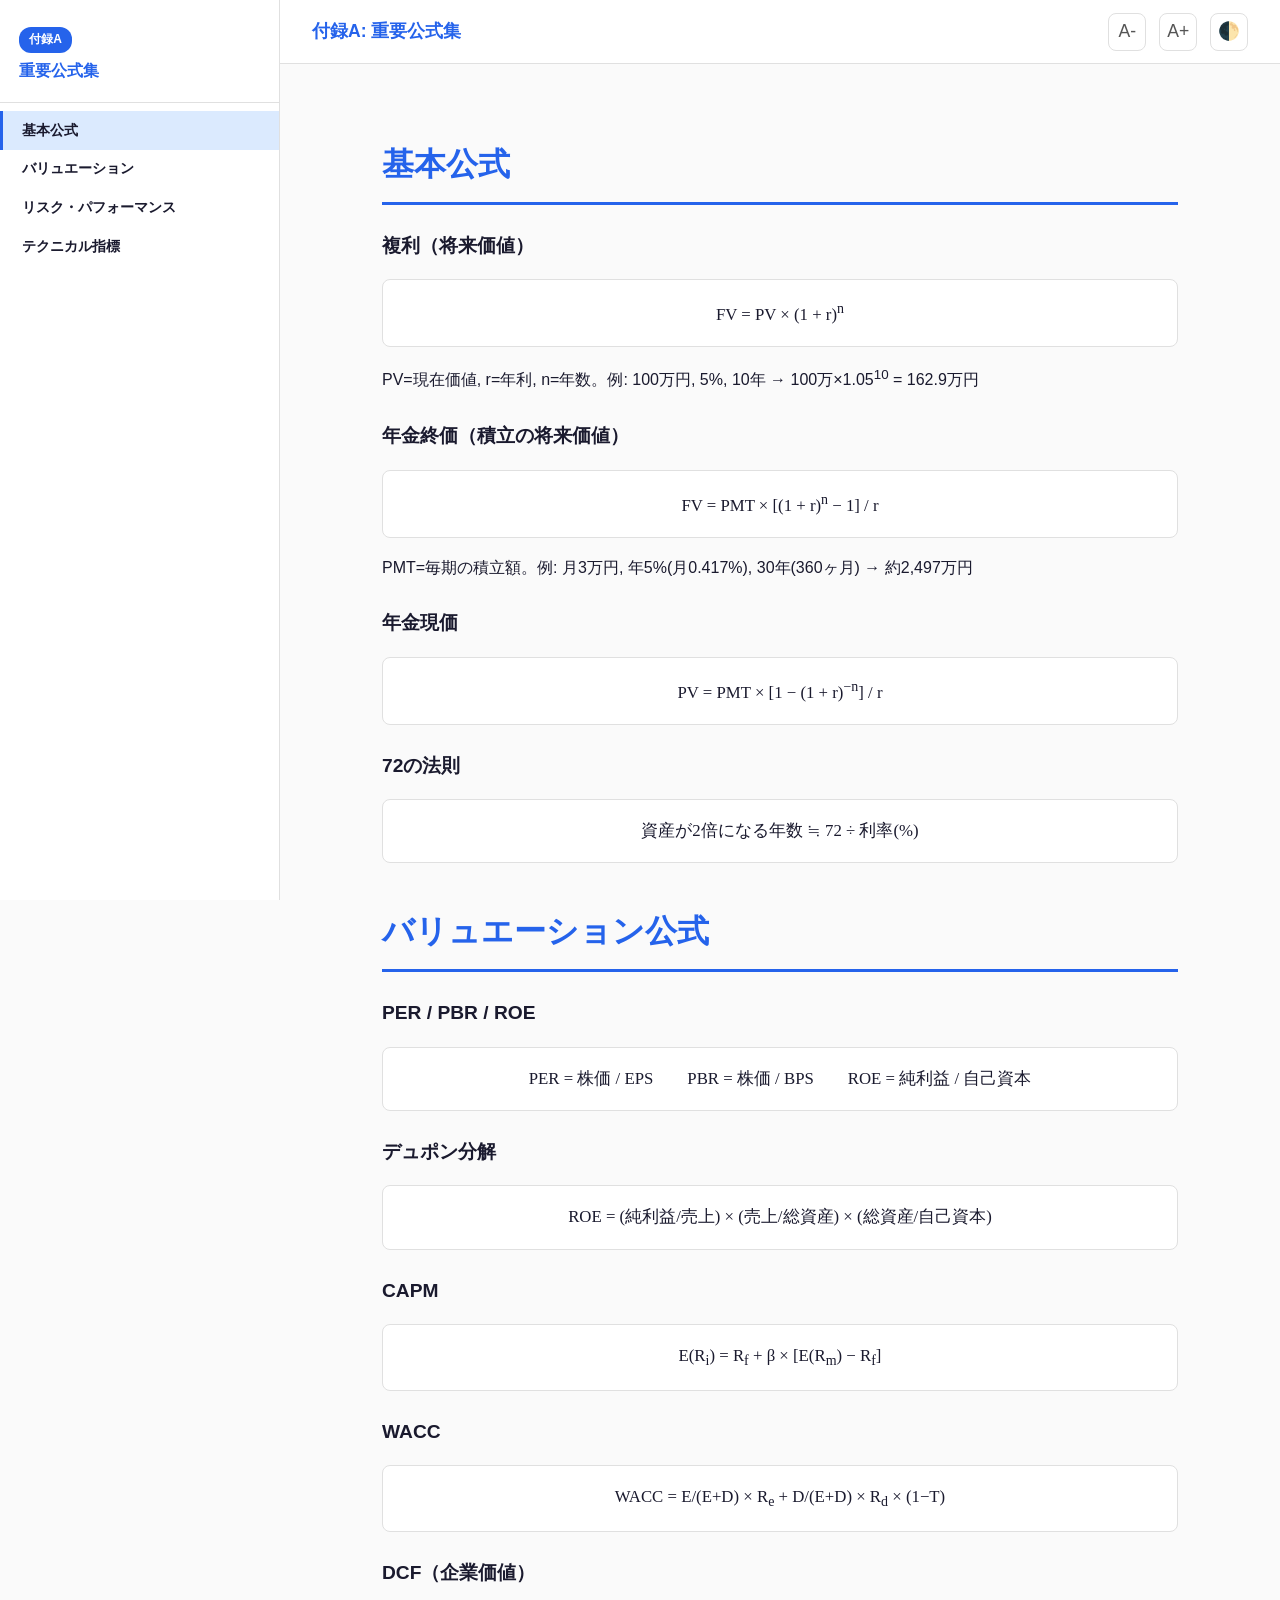
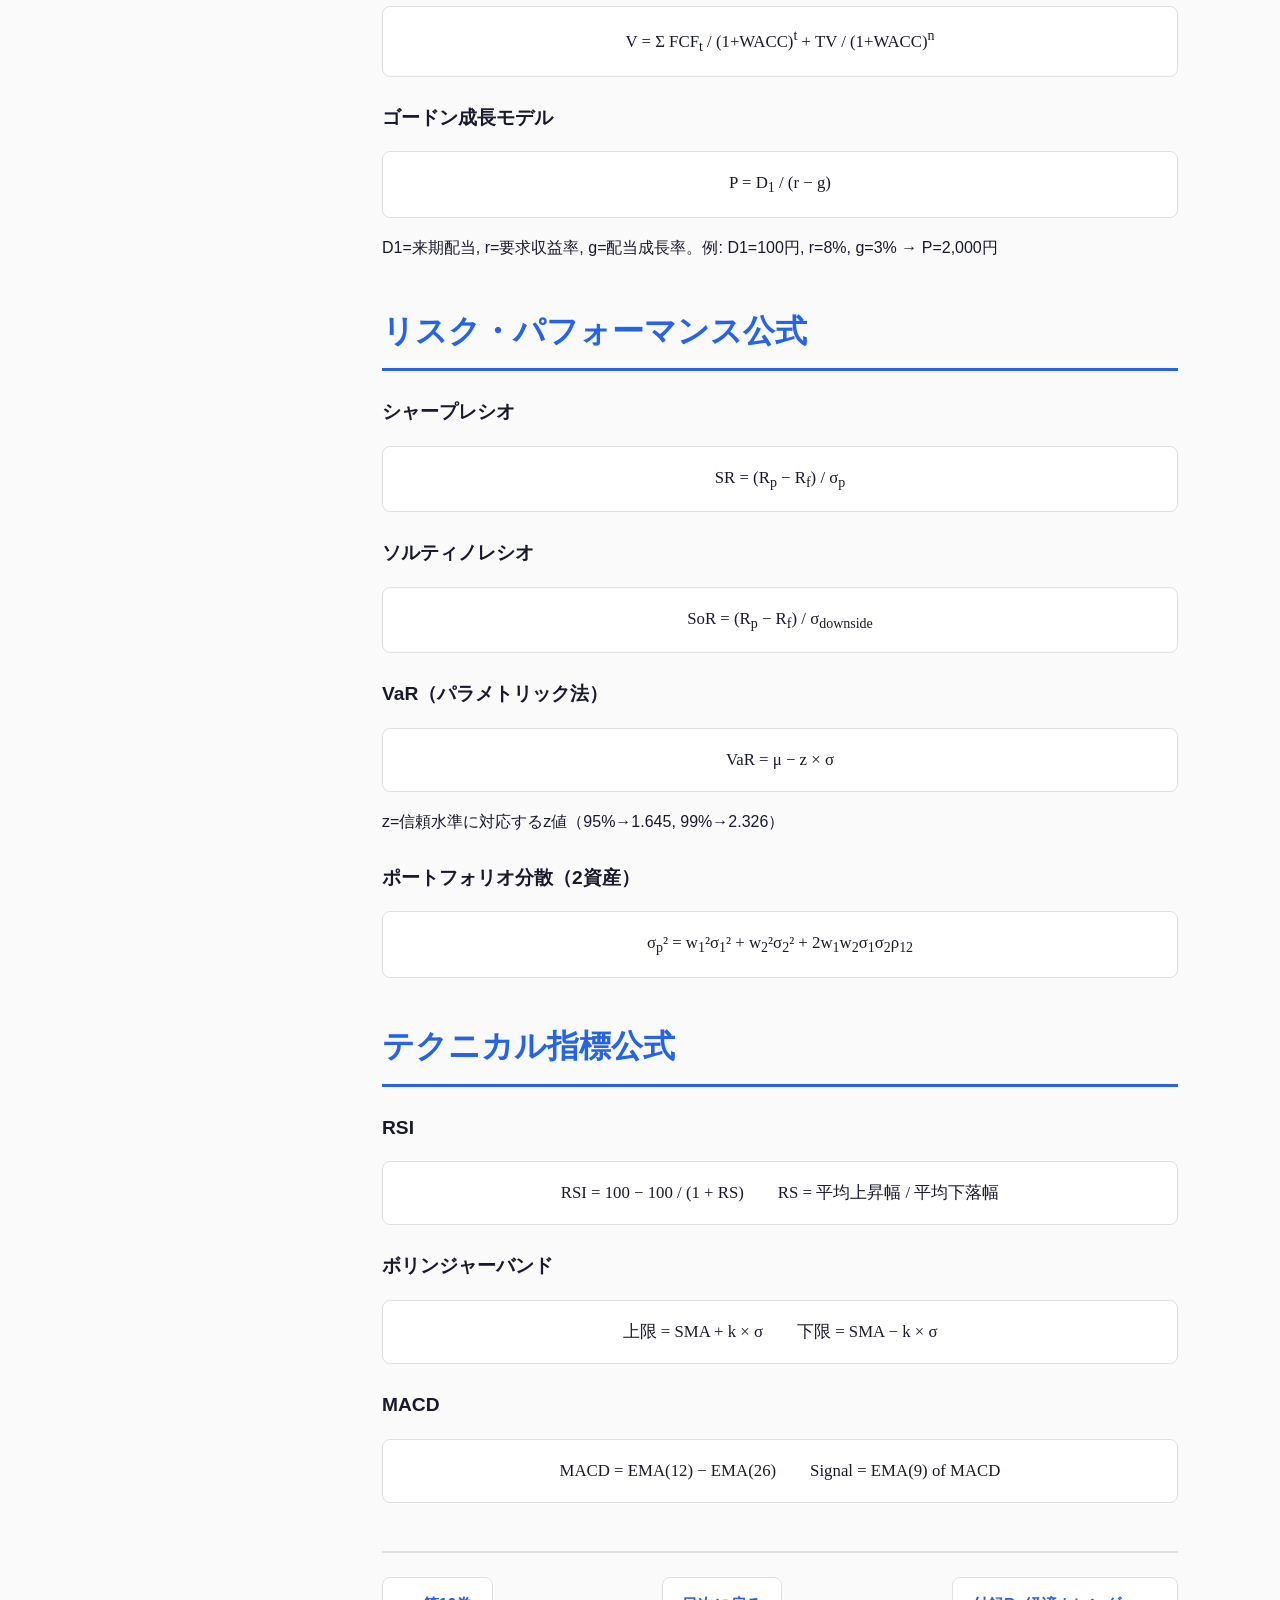
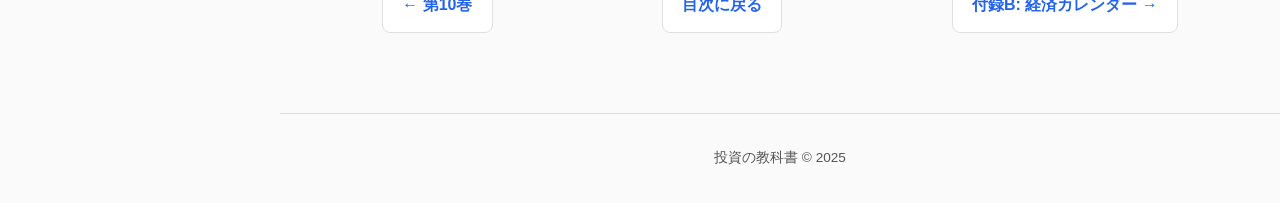
<file: books/appendix/formulas.html>
<!DOCTYPE html>
<html lang="ja">
<head>
<meta charset="UTF-8">
<meta name="viewport" content="width=device-width, initial-scale=1.0">
<title>付録A: 重要公式集 -- 投資の教科書</title>
<link rel="stylesheet" href="../css/style.css">
<style>:root { --vol-color: #2563eb; }</style>
</head>
<body>
<div class="page-wrapper">
<nav class="sidebar">
  <div class="sidebar-header"><div class="vol-badge">付録A</div><br>重要公式集</div>
  <ul class="sidebar-nav">
    <li class="chapter"><a href="#basic">基本公式</a></li>
    <li class="chapter"><a href="#valuation">バリュエーション</a></li>
    <li class="chapter"><a href="#risk">リスク・パフォーマンス</a></li>
    <li class="chapter"><a href="#technical">テクニカル指標</a></li>
  </ul>
</nav>
<div class="main-content">
<header class="top-header">
  <button class="btn-icon menu-toggle" onclick="toggleSidebar()">☰</button>
  <span class="vol-title">付録A: 重要公式集</span>
  <div class="header-actions"><button class="btn-icon" onclick="changeFontSize(-1)">A-</button><button class="btn-icon" onclick="changeFontSize(1)">A+</button><button class="btn-icon" onclick="toggleTheme()">🌓</button></div>
</header>
<div class="chapter-progress"><div class="bar"></div></div>
<div class="content-area">

<h1 id="basic">基本公式</h1>

<h3>複利（将来価値）</h3>
<div class="formula">FV = PV × (1 + r)<sup>n</sup></div>
<p>PV=現在価値, r=年利, n=年数。例: 100万円, 5%, 10年 → 100万×1.05<sup>10</sup> = 162.9万円</p>

<h3>年金終価（積立の将来価値）</h3>
<div class="formula">FV = PMT × [(1 + r)<sup>n</sup> − 1] / r</div>
<p>PMT=毎期の積立額。例: 月3万円, 年5%(月0.417%), 30年(360ヶ月) → 約2,497万円</p>

<h3>年金現価</h3>
<div class="formula">PV = PMT × [1 − (1 + r)<sup>−n</sup>] / r</div>

<h3>72の法則</h3>
<div class="formula">資産が2倍になる年数 ≒ 72 ÷ 利率(%)</div>

<h1 id="valuation">バリュエーション公式</h1>

<h3>PER / PBR / ROE</h3>
<div class="formula">PER = 株価 / EPS　　PBR = 株価 / BPS　　ROE = 純利益 / 自己資本</div>

<h3>デュポン分解</h3>
<div class="formula">ROE = (純利益/売上) × (売上/総資産) × (総資産/自己資本)</div>

<h3>CAPM</h3>
<div class="formula">E(R<sub>i</sub>) = R<sub>f</sub> + β × [E(R<sub>m</sub>) − R<sub>f</sub>]</div>

<h3>WACC</h3>
<div class="formula">WACC = E/(E+D) × R<sub>e</sub> + D/(E+D) × R<sub>d</sub> × (1−T)</div>

<h3>DCF（企業価値）</h3>
<div class="formula">V = Σ FCF<sub>t</sub> / (1+WACC)<sup>t</sup> + TV / (1+WACC)<sup>n</sup></div>

<h3>ゴードン成長モデル</h3>
<div class="formula">P = D<sub>1</sub> / (r − g)</div>
<p>D1=来期配当, r=要求収益率, g=配当成長率。例: D1=100円, r=8%, g=3% → P=2,000円</p>

<h1 id="risk">リスク・パフォーマンス公式</h1>

<h3>シャープレシオ</h3>
<div class="formula">SR = (R<sub>p</sub> − R<sub>f</sub>) / σ<sub>p</sub></div>

<h3>ソルティノレシオ</h3>
<div class="formula">SoR = (R<sub>p</sub> − R<sub>f</sub>) / σ<sub>downside</sub></div>

<h3>VaR（パラメトリック法）</h3>
<div class="formula">VaR = μ − z × σ</div>
<p>z=信頼水準に対応するz値（95%→1.645, 99%→2.326）</p>

<h3>ポートフォリオ分散（2資産）</h3>
<div class="formula">σ<sub>p</sub>² = w<sub>1</sub>²σ<sub>1</sub>² + w<sub>2</sub>²σ<sub>2</sub>² + 2w<sub>1</sub>w<sub>2</sub>σ<sub>1</sub>σ<sub>2</sub>ρ<sub>12</sub></div>

<h1 id="technical">テクニカル指標公式</h1>

<h3>RSI</h3>
<div class="formula">RSI = 100 − 100 / (1 + RS)　　RS = 平均上昇幅 / 平均下落幅</div>

<h3>ボリンジャーバンド</h3>
<div class="formula">上限 = SMA + k × σ　　下限 = SMA − k × σ</div>

<h3>MACD</h3>
<div class="formula">MACD = EMA(12) − EMA(26)　　Signal = EMA(9) of MACD</div>

<div class="vol-nav">
  <a href="../vol10/index.html">← 第10巻</a>
  <a href="../index.html">目次に戻る</a>
  <a href="calendar.html">付録B: 経済カレンダー →</a>
</div>
</div>
<footer class="book-footer">投資の教科書 &copy; 2025</footer>
</div></div>
<script src="../js/main.js"></script>
</body>
</html>
</file>
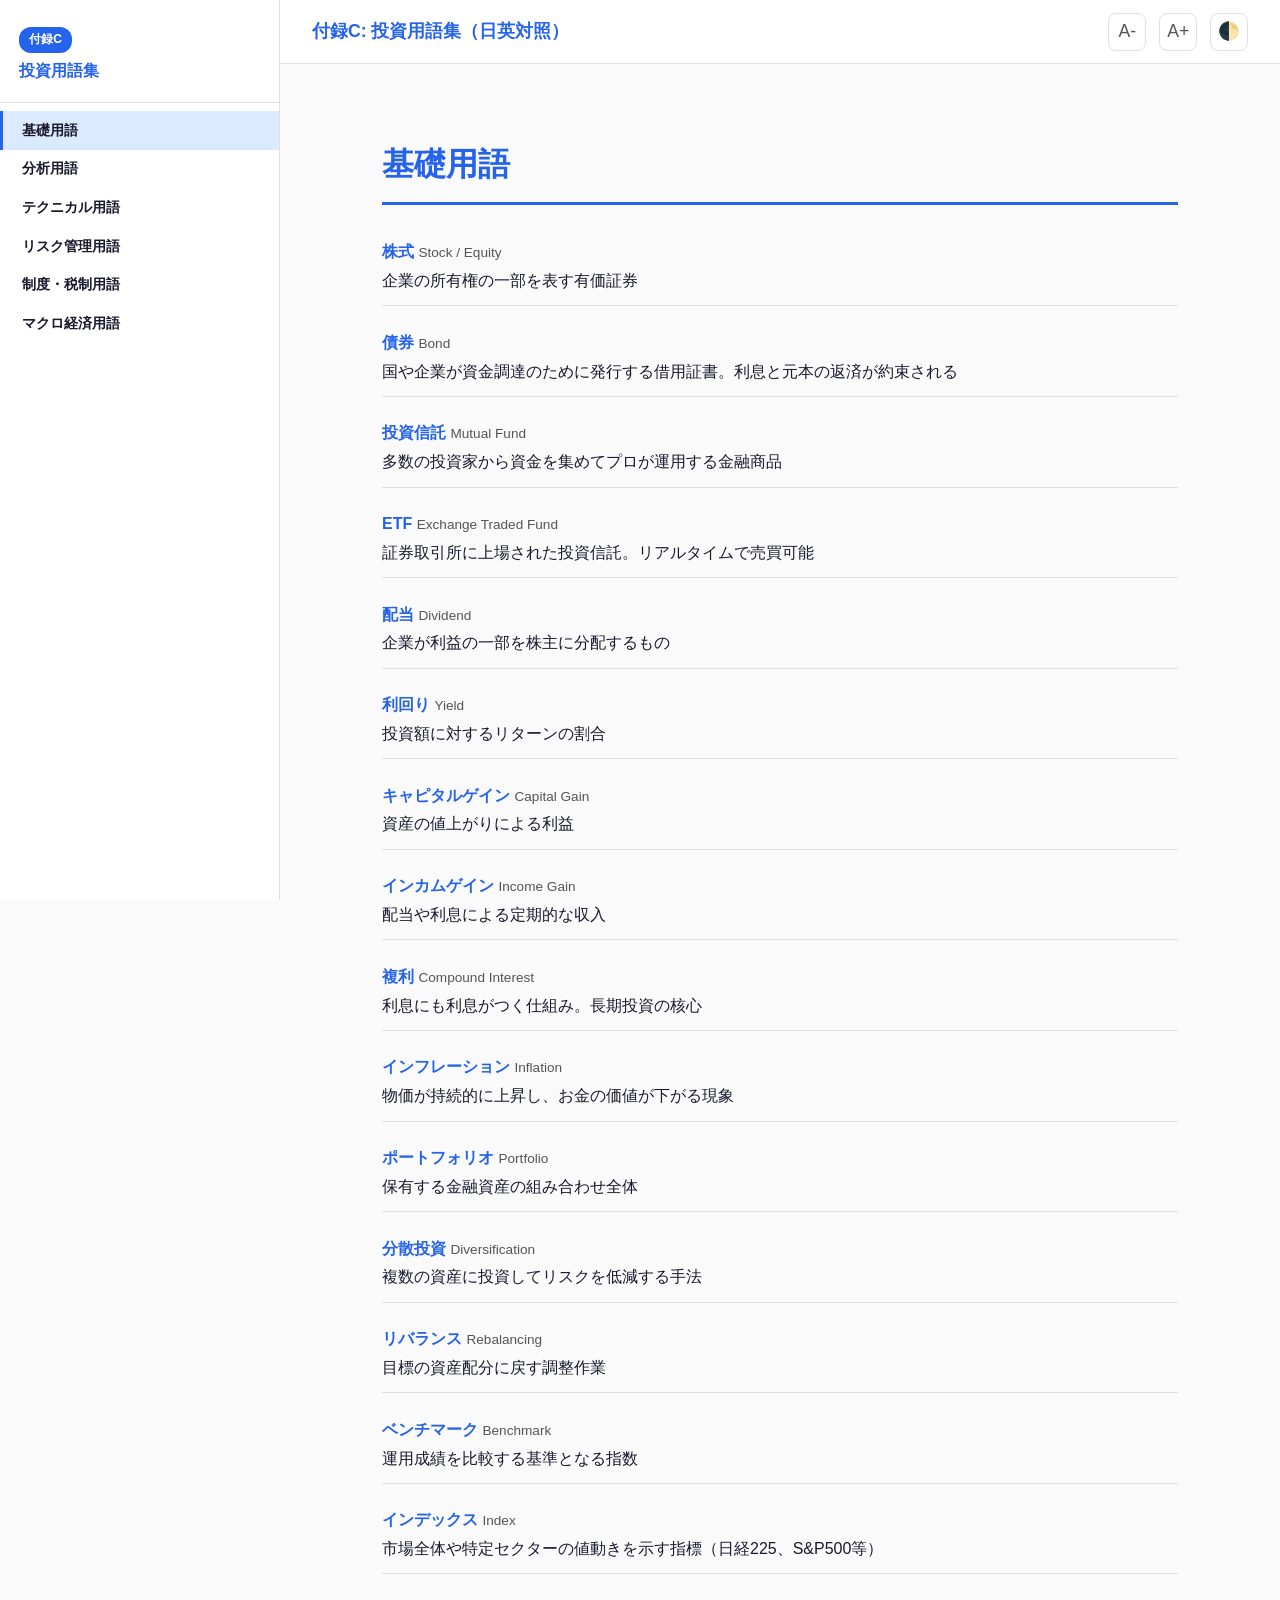
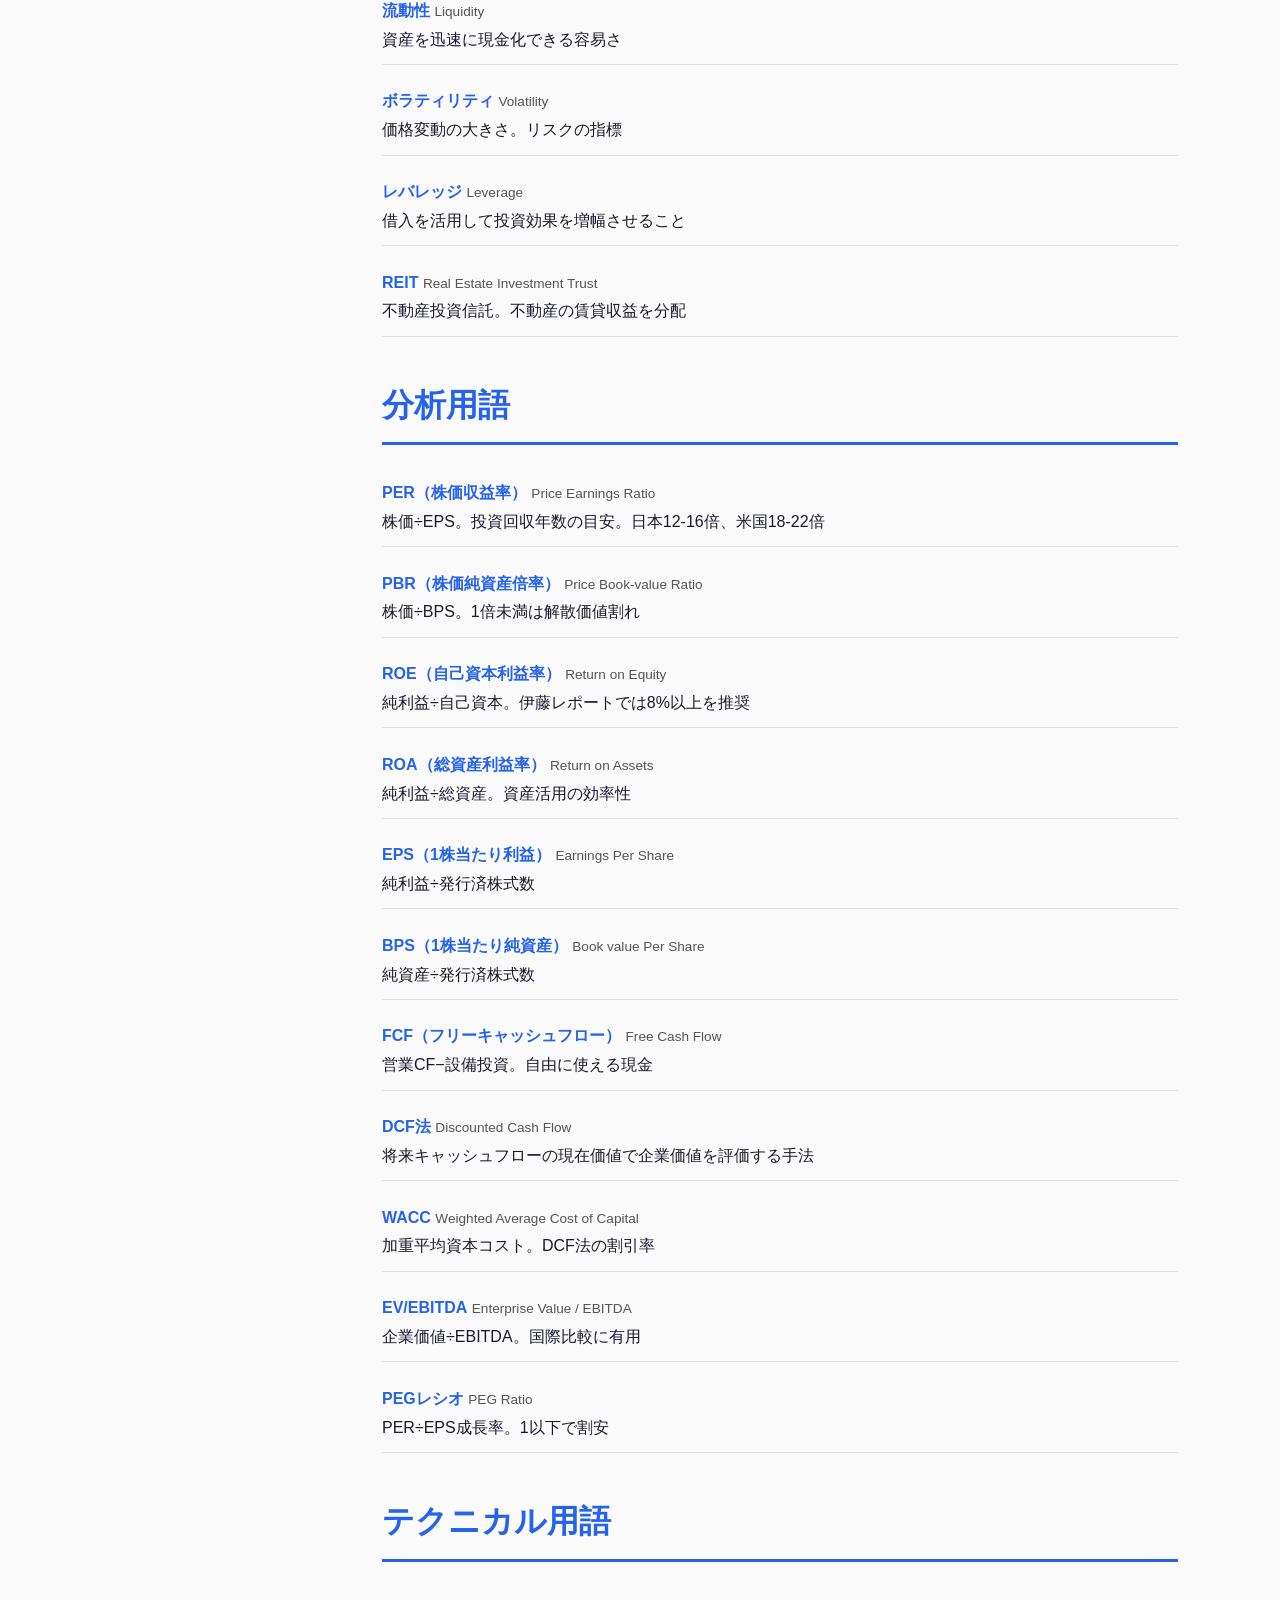
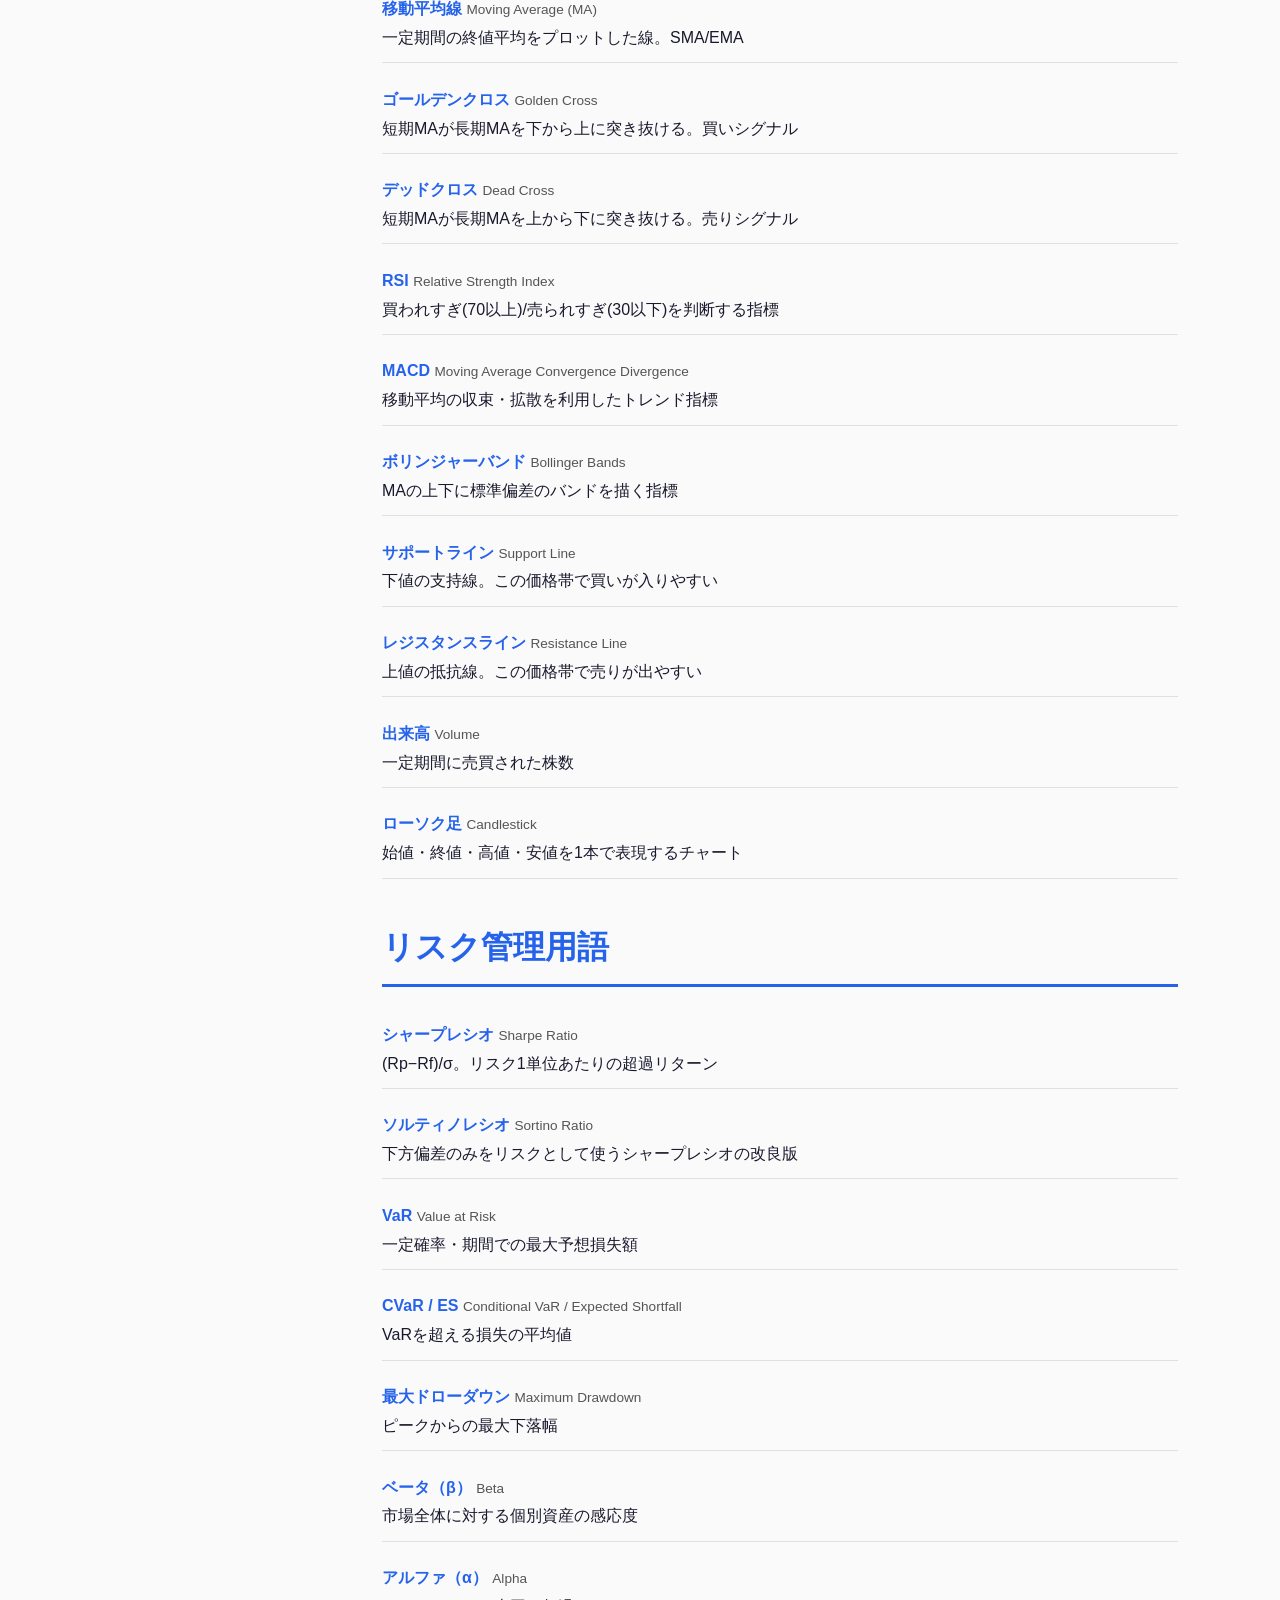
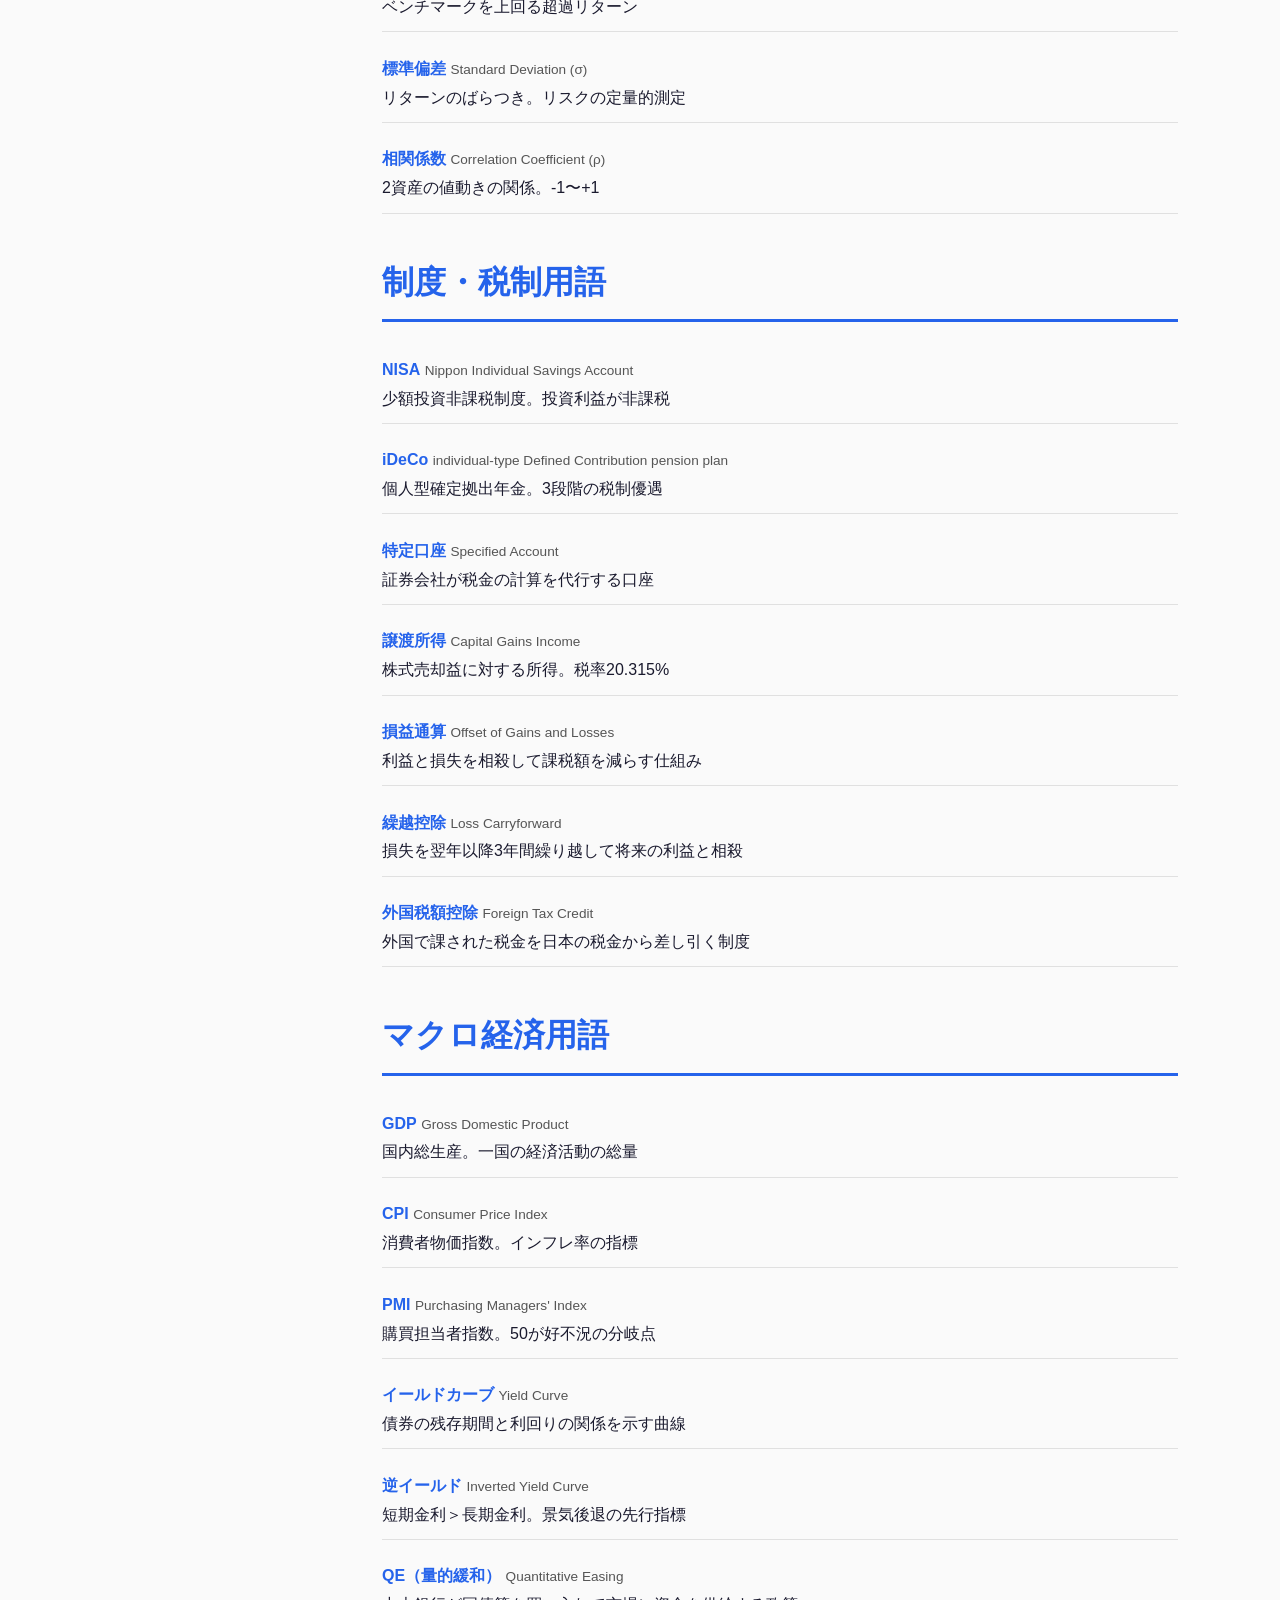
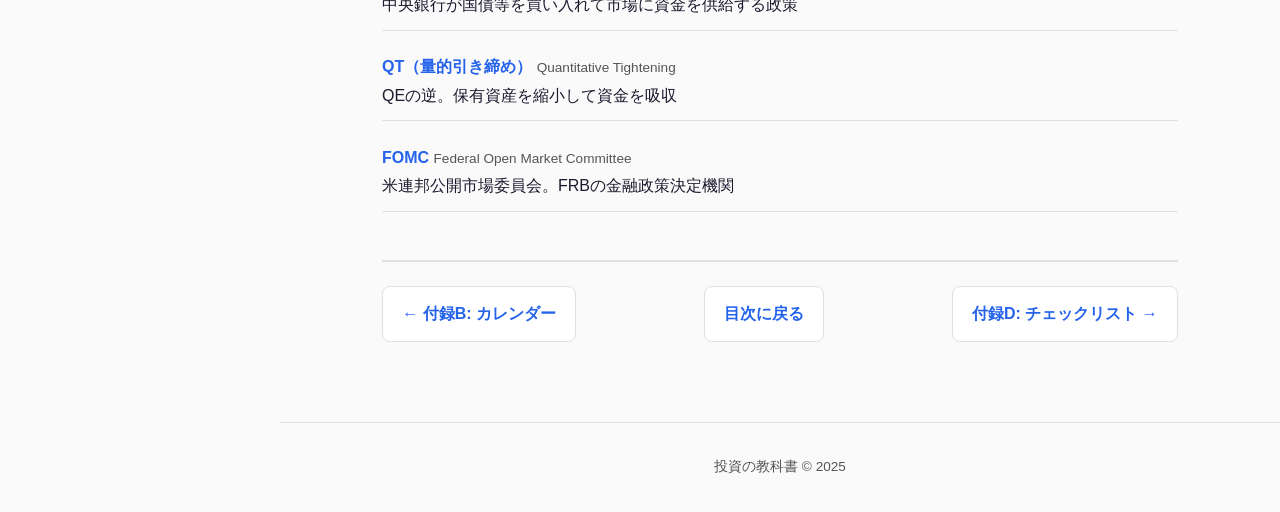
<file: books/appendix/glossary.html>
<!DOCTYPE html>
<html lang="ja">
<head>
<meta charset="UTF-8">
<meta name="viewport" content="width=device-width, initial-scale=1.0">
<title>付録C: 投資用語集 -- 投資の教科書</title>
<link rel="stylesheet" href="../css/style.css">
<style>:root { --vol-color: #2563eb; } .glossary-item{margin-bottom:0.8rem;padding:0.6rem 0;border-bottom:1px solid var(--border);} .glossary-item strong{color:var(--vol-color);} .glossary-item .en{color:var(--text-secondary);font-size:0.85rem;}</style>
</head>
<body>
<div class="page-wrapper">
<nav class="sidebar">
  <div class="sidebar-header"><div class="vol-badge">付録C</div><br>投資用語集</div>
  <ul class="sidebar-nav">
    <li class="chapter"><a href="#cat-basic">基礎用語</a></li>
    <li class="chapter"><a href="#cat-analysis">分析用語</a></li>
    <li class="chapter"><a href="#cat-tech">テクニカル用語</a></li>
    <li class="chapter"><a href="#cat-risk">リスク管理用語</a></li>
    <li class="chapter"><a href="#cat-system">制度・税制用語</a></li>
    <li class="chapter"><a href="#cat-macro">マクロ経済用語</a></li>
  </ul>
</nav>
<div class="main-content">
<header class="top-header">
  <button class="btn-icon menu-toggle" onclick="toggleSidebar()">☰</button>
  <span class="vol-title">付録C: 投資用語集（日英対照）</span>
  <div class="header-actions"><button class="btn-icon" onclick="changeFontSize(-1)">A-</button><button class="btn-icon" onclick="changeFontSize(1)">A+</button><button class="btn-icon" onclick="toggleTheme()">🌓</button></div>
</header>
<div class="chapter-progress"><div class="bar"></div></div>
<div class="content-area">

<h1 id="cat-basic">基礎用語</h1>
<div class="glossary-item"><strong>株式</strong> <span class="en">Stock / Equity</span><br>企業の所有権の一部を表す有価証券</div>
<div class="glossary-item"><strong>債券</strong> <span class="en">Bond</span><br>国や企業が資金調達のために発行する借用証書。利息と元本の返済が約束される</div>
<div class="glossary-item"><strong>投資信託</strong> <span class="en">Mutual Fund</span><br>多数の投資家から資金を集めてプロが運用する金融商品</div>
<div class="glossary-item"><strong>ETF</strong> <span class="en">Exchange Traded Fund</span><br>証券取引所に上場された投資信託。リアルタイムで売買可能</div>
<div class="glossary-item"><strong>配当</strong> <span class="en">Dividend</span><br>企業が利益の一部を株主に分配するもの</div>
<div class="glossary-item"><strong>利回り</strong> <span class="en">Yield</span><br>投資額に対するリターンの割合</div>
<div class="glossary-item"><strong>キャピタルゲイン</strong> <span class="en">Capital Gain</span><br>資産の値上がりによる利益</div>
<div class="glossary-item"><strong>インカムゲイン</strong> <span class="en">Income Gain</span><br>配当や利息による定期的な収入</div>
<div class="glossary-item"><strong>複利</strong> <span class="en">Compound Interest</span><br>利息にも利息がつく仕組み。長期投資の核心</div>
<div class="glossary-item"><strong>インフレーション</strong> <span class="en">Inflation</span><br>物価が持続的に上昇し、お金の価値が下がる現象</div>
<div class="glossary-item"><strong>ポートフォリオ</strong> <span class="en">Portfolio</span><br>保有する金融資産の組み合わせ全体</div>
<div class="glossary-item"><strong>分散投資</strong> <span class="en">Diversification</span><br>複数の資産に投資してリスクを低減する手法</div>
<div class="glossary-item"><strong>リバランス</strong> <span class="en">Rebalancing</span><br>目標の資産配分に戻す調整作業</div>
<div class="glossary-item"><strong>ベンチマーク</strong> <span class="en">Benchmark</span><br>運用成績を比較する基準となる指数</div>
<div class="glossary-item"><strong>インデックス</strong> <span class="en">Index</span><br>市場全体や特定セクターの値動きを示す指標（日経225、S&amp;P500等）</div>
<div class="glossary-item"><strong>流動性</strong> <span class="en">Liquidity</span><br>資産を迅速に現金化できる容易さ</div>
<div class="glossary-item"><strong>ボラティリティ</strong> <span class="en">Volatility</span><br>価格変動の大きさ。リスクの指標</div>
<div class="glossary-item"><strong>レバレッジ</strong> <span class="en">Leverage</span><br>借入を活用して投資効果を増幅させること</div>
<div class="glossary-item"><strong>REIT</strong> <span class="en">Real Estate Investment Trust</span><br>不動産投資信託。不動産の賃貸収益を分配</div>

<h1 id="cat-analysis">分析用語</h1>
<div class="glossary-item"><strong>PER（株価収益率）</strong> <span class="en">Price Earnings Ratio</span><br>株価÷EPS。投資回収年数の目安。日本12-16倍、米国18-22倍</div>
<div class="glossary-item"><strong>PBR（株価純資産倍率）</strong> <span class="en">Price Book-value Ratio</span><br>株価÷BPS。1倍未満は解散価値割れ</div>
<div class="glossary-item"><strong>ROE（自己資本利益率）</strong> <span class="en">Return on Equity</span><br>純利益÷自己資本。伊藤レポートでは8%以上を推奨</div>
<div class="glossary-item"><strong>ROA（総資産利益率）</strong> <span class="en">Return on Assets</span><br>純利益÷総資産。資産活用の効率性</div>
<div class="glossary-item"><strong>EPS（1株当たり利益）</strong> <span class="en">Earnings Per Share</span><br>純利益÷発行済株式数</div>
<div class="glossary-item"><strong>BPS（1株当たり純資産）</strong> <span class="en">Book value Per Share</span><br>純資産÷発行済株式数</div>
<div class="glossary-item"><strong>FCF（フリーキャッシュフロー）</strong> <span class="en">Free Cash Flow</span><br>営業CF−設備投資。自由に使える現金</div>
<div class="glossary-item"><strong>DCF法</strong> <span class="en">Discounted Cash Flow</span><br>将来キャッシュフローの現在価値で企業価値を評価する手法</div>
<div class="glossary-item"><strong>WACC</strong> <span class="en">Weighted Average Cost of Capital</span><br>加重平均資本コスト。DCF法の割引率</div>
<div class="glossary-item"><strong>EV/EBITDA</strong> <span class="en">Enterprise Value / EBITDA</span><br>企業価値÷EBITDA。国際比較に有用</div>
<div class="glossary-item"><strong>PEGレシオ</strong> <span class="en">PEG Ratio</span><br>PER÷EPS成長率。1以下で割安</div>

<h1 id="cat-tech">テクニカル用語</h1>
<div class="glossary-item"><strong>移動平均線</strong> <span class="en">Moving Average (MA)</span><br>一定期間の終値平均をプロットした線。SMA/EMA</div>
<div class="glossary-item"><strong>ゴールデンクロス</strong> <span class="en">Golden Cross</span><br>短期MAが長期MAを下から上に突き抜ける。買いシグナル</div>
<div class="glossary-item"><strong>デッドクロス</strong> <span class="en">Dead Cross</span><br>短期MAが長期MAを上から下に突き抜ける。売りシグナル</div>
<div class="glossary-item"><strong>RSI</strong> <span class="en">Relative Strength Index</span><br>買われすぎ(70以上)/売られすぎ(30以下)を判断する指標</div>
<div class="glossary-item"><strong>MACD</strong> <span class="en">Moving Average Convergence Divergence</span><br>移動平均の収束・拡散を利用したトレンド指標</div>
<div class="glossary-item"><strong>ボリンジャーバンド</strong> <span class="en">Bollinger Bands</span><br>MAの上下に標準偏差のバンドを描く指標</div>
<div class="glossary-item"><strong>サポートライン</strong> <span class="en">Support Line</span><br>下値の支持線。この価格帯で買いが入りやすい</div>
<div class="glossary-item"><strong>レジスタンスライン</strong> <span class="en">Resistance Line</span><br>上値の抵抗線。この価格帯で売りが出やすい</div>
<div class="glossary-item"><strong>出来高</strong> <span class="en">Volume</span><br>一定期間に売買された株数</div>
<div class="glossary-item"><strong>ローソク足</strong> <span class="en">Candlestick</span><br>始値・終値・高値・安値を1本で表現するチャート</div>

<h1 id="cat-risk">リスク管理用語</h1>
<div class="glossary-item"><strong>シャープレシオ</strong> <span class="en">Sharpe Ratio</span><br>(Rp−Rf)/σ。リスク1単位あたりの超過リターン</div>
<div class="glossary-item"><strong>ソルティノレシオ</strong> <span class="en">Sortino Ratio</span><br>下方偏差のみをリスクとして使うシャープレシオの改良版</div>
<div class="glossary-item"><strong>VaR</strong> <span class="en">Value at Risk</span><br>一定確率・期間での最大予想損失額</div>
<div class="glossary-item"><strong>CVaR / ES</strong> <span class="en">Conditional VaR / Expected Shortfall</span><br>VaRを超える損失の平均値</div>
<div class="glossary-item"><strong>最大ドローダウン</strong> <span class="en">Maximum Drawdown</span><br>ピークからの最大下落幅</div>
<div class="glossary-item"><strong>ベータ（β）</strong> <span class="en">Beta</span><br>市場全体に対する個別資産の感応度</div>
<div class="glossary-item"><strong>アルファ（α）</strong> <span class="en">Alpha</span><br>ベンチマークを上回る超過リターン</div>
<div class="glossary-item"><strong>標準偏差</strong> <span class="en">Standard Deviation (σ)</span><br>リターンのばらつき。リスクの定量的測定</div>
<div class="glossary-item"><strong>相関係数</strong> <span class="en">Correlation Coefficient (ρ)</span><br>2資産の値動きの関係。-1〜+1</div>

<h1 id="cat-system">制度・税制用語</h1>
<div class="glossary-item"><strong>NISA</strong> <span class="en">Nippon Individual Savings Account</span><br>少額投資非課税制度。投資利益が非課税</div>
<div class="glossary-item"><strong>iDeCo</strong> <span class="en">individual-type Defined Contribution pension plan</span><br>個人型確定拠出年金。3段階の税制優遇</div>
<div class="glossary-item"><strong>特定口座</strong> <span class="en">Specified Account</span><br>証券会社が税金の計算を代行する口座</div>
<div class="glossary-item"><strong>譲渡所得</strong> <span class="en">Capital Gains Income</span><br>株式売却益に対する所得。税率20.315%</div>
<div class="glossary-item"><strong>損益通算</strong> <span class="en">Offset of Gains and Losses</span><br>利益と損失を相殺して課税額を減らす仕組み</div>
<div class="glossary-item"><strong>繰越控除</strong> <span class="en">Loss Carryforward</span><br>損失を翌年以降3年間繰り越して将来の利益と相殺</div>
<div class="glossary-item"><strong>外国税額控除</strong> <span class="en">Foreign Tax Credit</span><br>外国で課された税金を日本の税金から差し引く制度</div>

<h1 id="cat-macro">マクロ経済用語</h1>
<div class="glossary-item"><strong>GDP</strong> <span class="en">Gross Domestic Product</span><br>国内総生産。一国の経済活動の総量</div>
<div class="glossary-item"><strong>CPI</strong> <span class="en">Consumer Price Index</span><br>消費者物価指数。インフレ率の指標</div>
<div class="glossary-item"><strong>PMI</strong> <span class="en">Purchasing Managers' Index</span><br>購買担当者指数。50が好不況の分岐点</div>
<div class="glossary-item"><strong>イールドカーブ</strong> <span class="en">Yield Curve</span><br>債券の残存期間と利回りの関係を示す曲線</div>
<div class="glossary-item"><strong>逆イールド</strong> <span class="en">Inverted Yield Curve</span><br>短期金利＞長期金利。景気後退の先行指標</div>
<div class="glossary-item"><strong>QE（量的緩和）</strong> <span class="en">Quantitative Easing</span><br>中央銀行が国債等を買い入れて市場に資金を供給する政策</div>
<div class="glossary-item"><strong>QT（量的引き締め）</strong> <span class="en">Quantitative Tightening</span><br>QEの逆。保有資産を縮小して資金を吸収</div>
<div class="glossary-item"><strong>FOMC</strong> <span class="en">Federal Open Market Committee</span><br>米連邦公開市場委員会。FRBの金融政策決定機関</div>

<div class="vol-nav">
  <a href="calendar.html">← 付録B: カレンダー</a>
  <a href="../index.html">目次に戻る</a>
  <a href="checklists.html">付録D: チェックリスト →</a>
</div>
</div>
<footer class="book-footer">投資の教科書 &copy; 2025</footer>
</div></div>
<script src="../js/main.js"></script>
</body>
</html>
</file>
<file: books/css/style.css>
/* ===== Reset & Base ===== */
*, *::before, *::after { box-sizing: border-box; margin: 0; padding: 0; }

:root {
  --bg: #fafafa; --bg-card: #ffffff; --text: #1a1a2e; --text-secondary: #555;
  --border: #e0e0e0; --shadow: rgba(0,0,0,0.06);
  --accent: #2563eb; --accent-light: #dbeafe; --accent-dark: #1d4ed8;
  --success: #16a34a; --warning: #d97706; --danger: #dc2626; --info: #0891b2;
  --sidebar-w: 280px; --header-h: 64px;
  --vol1: #1e3a5f; --vol2: #9b2335; --vol3: #1a6b3c; --vol4: #5b2c83;
  --vol5: #8b6914; --vol6: #c2410c; --vol7: #0d7377; --vol8: #4a5568;
  --vol9: #0369a1; --vol10: #18181b;
  --vol-color: var(--accent);
}

[data-theme="dark"] {
  --bg: #0f172a; --bg-card: #1e293b; --text: #e2e8f0; --text-secondary: #94a3b8;
  --border: #334155; --shadow: rgba(0,0,0,0.3);
  --accent-light: #1e3a5f;
}

html { font-size: 16px; scroll-behavior: smooth; }
body {
  font-family: "Noto Sans JP", "Hiragino Kaku Gothic ProN", "Yu Gothic", sans-serif;
  background: var(--bg); color: var(--text); line-height: 1.8;
  transition: background 0.3s, color 0.3s;
}

a { color: var(--accent); text-decoration: none; }
a:hover { text-decoration: underline; }

/* ===== Layout ===== */
.page-wrapper { display: flex; min-height: 100vh; }

/* Sidebar */
.sidebar {
  position: fixed; top: 0; left: 0; width: var(--sidebar-w); height: 100vh;
  background: var(--bg-card); border-right: 1px solid var(--border);
  overflow-y: auto; z-index: 100; padding: 1rem 0;
  transition: transform 0.3s;
}
.sidebar.hidden { transform: translateX(-100%); }
.sidebar-header {
  padding: 0.5rem 1.2rem 1rem; border-bottom: 1px solid var(--border);
  font-weight: 700; font-size: 1rem; color: var(--vol-color);
}
.sidebar-header .vol-badge {
  display: inline-block; background: var(--vol-color); color: #fff;
  padding: 2px 10px; border-radius: 12px; font-size: 0.75rem; margin-bottom: 0.3rem;
}
.sidebar-nav { list-style: none; padding: 0.5rem 0; }
.sidebar-nav li a {
  display: block; padding: 0.4rem 1.2rem; font-size: 0.85rem;
  color: var(--text-secondary); border-left: 3px solid transparent;
  transition: all 0.2s;
}
.sidebar-nav li a:hover, .sidebar-nav li a.active {
  color: var(--vol-color); background: var(--accent-light);
  border-left-color: var(--vol-color); text-decoration: none;
}
.sidebar-nav li.chapter > a { font-weight: 700; font-size: 0.9rem; color: var(--text); }

/* Main Content */
.main-content {
  margin-left: var(--sidebar-w); flex: 1; min-width: 0;
}

/* Header */
.top-header {
  position: sticky; top: 0; z-index: 90;
  background: var(--bg-card); border-bottom: 1px solid var(--border);
  height: var(--header-h); display: flex; align-items: center;
  padding: 0 2rem; gap: 1rem;
}
.top-header .vol-title { font-size: 1.1rem; font-weight: 700; color: var(--vol-color); }
.header-actions { margin-left: auto; display: flex; gap: 0.8rem; align-items: center; }
.btn-icon {
  background: none; border: 1px solid var(--border); border-radius: 8px;
  width: 38px; height: 38px; cursor: pointer; font-size: 1.1rem;
  display: flex; align-items: center; justify-content: center;
  color: var(--text-secondary); transition: all 0.2s;
}
.btn-icon:hover { background: var(--accent-light); color: var(--vol-color); }
.menu-toggle { display: none; }

/* Content Area */
.content-area { max-width: 860px; margin: 0 auto; padding: 2rem 2rem 4rem; }

/* ===== Typography ===== */
.content-area h1 {
  font-size: 2rem; font-weight: 800; color: var(--vol-color);
  border-bottom: 3px solid var(--vol-color); padding-bottom: 0.5rem;
  margin: 2.5rem 0 1.5rem;
}
.content-area h2 {
  font-size: 1.5rem; font-weight: 700; color: var(--vol-color);
  margin: 2rem 0 1rem; padding-left: 0.8rem;
  border-left: 4px solid var(--vol-color);
}
.content-area h3 {
  font-size: 1.2rem; font-weight: 700; margin: 1.5rem 0 0.8rem;
}
.content-area h4 { font-size: 1.05rem; font-weight: 600; margin: 1.2rem 0 0.6rem; }
.content-area p { margin-bottom: 1rem; }
.content-area ul, .content-area ol { margin: 0.5rem 0 1rem 1.5rem; }
.content-area li { margin-bottom: 0.4rem; }

/* ===== Components ===== */
/* Info Boxes */
.box {
  border-radius: 10px; padding: 1.2rem 1.5rem; margin: 1.5rem 0;
  border-left: 4px solid; background: var(--bg-card);
  box-shadow: 0 2px 8px var(--shadow);
}
.box-info { border-color: var(--info); }
.box-info .box-title { color: var(--info); }
.box-warning { border-color: var(--warning); }
.box-warning .box-title { color: var(--warning); }
.box-danger { border-color: var(--danger); }
.box-danger .box-title { color: var(--danger); }
.box-success { border-color: var(--success); }
.box-success .box-title { color: var(--success); }
.box-title { font-weight: 700; margin-bottom: 0.5rem; font-size: 0.95rem; }

/* Key Point */
.key-point {
  background: linear-gradient(135deg, var(--accent-light), transparent);
  border: 1px solid var(--accent); border-radius: 10px;
  padding: 1.2rem 1.5rem; margin: 1.5rem 0;
}
.key-point .kp-label {
  font-size: 0.8rem; font-weight: 700; color: var(--accent);
  text-transform: uppercase; letter-spacing: 0.05em; margin-bottom: 0.3rem;
}

/* Tables */
.table-wrap { overflow-x: auto; margin: 1rem 0; }
table {
  width: 100%; border-collapse: collapse; font-size: 0.9rem;
  background: var(--bg-card); border-radius: 8px; overflow: hidden;
  box-shadow: 0 1px 4px var(--shadow);
}
th {
  background: var(--vol-color); color: #fff; padding: 0.7rem 1rem;
  text-align: left; font-weight: 600;
}
td { padding: 0.6rem 1rem; border-bottom: 1px solid var(--border); }
tr:last-child td { border-bottom: none; }
tr:hover td { background: var(--accent-light); }

/* Formula */
.formula {
  background: var(--bg-card); border: 1px solid var(--border); border-radius: 8px;
  padding: 1rem 1.5rem; margin: 1rem 0; font-family: "Cambria Math", serif;
  font-size: 1.05rem; text-align: center; overflow-x: auto;
}

/* Quote */
blockquote {
  border-left: 4px solid var(--vol-color); padding: 0.8rem 1.2rem;
  margin: 1rem 0; font-style: italic; color: var(--text-secondary);
  background: var(--bg-card); border-radius: 0 8px 8px 0;
}
blockquote cite { display: block; font-size: 0.85rem; margin-top: 0.5rem; font-style: normal; }

/* Tooltip */
.tooltip {
  position: relative; border-bottom: 1px dashed var(--accent); cursor: help;
}
.tooltip .tooltip-text {
  visibility: hidden; opacity: 0; position: absolute; bottom: 125%; left: 50%;
  transform: translateX(-50%); background: var(--text); color: var(--bg);
  padding: 0.5rem 0.8rem; border-radius: 6px; font-size: 0.8rem;
  white-space: nowrap; max-width: 300px; white-space: normal;
  z-index: 200; transition: opacity 0.2s;
  box-shadow: 0 4px 12px rgba(0,0,0,0.2);
}
.tooltip:hover .tooltip-text { visibility: visible; opacity: 1; }

/* Calculator Widget */
.calculator {
  background: var(--bg-card); border: 1px solid var(--border); border-radius: 12px;
  padding: 1.5rem; margin: 1.5rem 0; box-shadow: 0 2px 8px var(--shadow);
}
.calculator h4 { color: var(--vol-color); margin-bottom: 1rem; }
.calc-row { display: flex; gap: 1rem; margin-bottom: 0.8rem; flex-wrap: wrap; }
.calc-field { flex: 1; min-width: 150px; }
.calc-field label { display: block; font-size: 0.85rem; font-weight: 600; margin-bottom: 0.3rem; }
.calc-field input, .calc-field select {
  width: 100%; padding: 0.5rem 0.8rem; border: 1px solid var(--border);
  border-radius: 6px; font-size: 0.95rem; background: var(--bg);
  color: var(--text);
}
.calc-btn {
  background: var(--vol-color); color: #fff; border: none; border-radius: 8px;
  padding: 0.6rem 1.5rem; font-size: 0.95rem; font-weight: 600;
  cursor: pointer; transition: opacity 0.2s;
}
.calc-btn:hover { opacity: 0.85; }
.calc-result {
  margin-top: 1rem; padding: 1rem; background: var(--accent-light);
  border-radius: 8px; font-size: 1.1rem; font-weight: 700;
}

/* Quiz */
.quiz {
  background: var(--bg-card); border: 2px solid var(--vol-color); border-radius: 12px;
  padding: 1.5rem; margin: 2rem 0;
}
.quiz h4 { color: var(--vol-color); margin-bottom: 1rem; }
.quiz-q { font-weight: 600; margin-bottom: 0.8rem; }
.quiz-options label {
  display: block; padding: 0.5rem 0.8rem; margin: 0.3rem 0;
  border: 1px solid var(--border); border-radius: 6px; cursor: pointer;
  transition: all 0.2s;
}
.quiz-options label:hover { background: var(--accent-light); }
.quiz-options input { margin-right: 0.5rem; }
.quiz-feedback {
  margin-top: 0.8rem; padding: 0.8rem; border-radius: 6px;
  font-weight: 600; display: none;
}
.quiz-feedback.correct { display: block; background: #dcfce7; color: var(--success); }
.quiz-feedback.wrong { display: block; background: #fee2e2; color: var(--danger); }

/* Comparison */
.comparison {
  display: grid; grid-template-columns: 1fr 1fr; gap: 1rem; margin: 1.5rem 0;
}
.comparison .comp-card {
  background: var(--bg-card); border: 1px solid var(--border); border-radius: 10px;
  padding: 1.2rem; box-shadow: 0 2px 6px var(--shadow);
}
.comp-card h4 { color: var(--vol-color); border-bottom: 2px solid var(--vol-color); padding-bottom: 0.3rem; }

/* Progress indicator */
.chapter-progress {
  position: fixed; top: var(--header-h); right: 0; width: 4px;
  height: calc(100vh - var(--header-h)); z-index: 80;
}
.chapter-progress .bar {
  width: 100%; background: var(--vol-color); transition: height 0.1s;
}

/* Nav between volumes */
.vol-nav {
  display: flex; justify-content: space-between; margin: 3rem 0 1rem;
  padding-top: 1.5rem; border-top: 2px solid var(--border);
}
.vol-nav a {
  display: flex; align-items: center; gap: 0.5rem; padding: 0.8rem 1.2rem;
  background: var(--bg-card); border: 1px solid var(--border); border-radius: 8px;
  font-weight: 600; transition: all 0.2s;
}
.vol-nav a:hover { background: var(--accent-light); text-decoration: none; border-color: var(--vol-color); }

/* Footer */
.book-footer {
  text-align: center; padding: 2rem; color: var(--text-secondary);
  font-size: 0.85rem; border-top: 1px solid var(--border);
}

/* ===== Responsive ===== */
@media (max-width: 900px) {
  .sidebar { transform: translateX(-100%); }
  .sidebar.show { transform: translateX(0); box-shadow: 4px 0 20px rgba(0,0,0,0.15); }
  .main-content { margin-left: 0; }
  .menu-toggle { display: flex; }
  .comparison { grid-template-columns: 1fr; }
}

@media (max-width: 600px) {
  .content-area { padding: 1rem 1rem 3rem; }
  .content-area h1 { font-size: 1.5rem; }
  .content-area h2 { font-size: 1.25rem; }
  .calc-row { flex-direction: column; }
}

/* ===== Print ===== */
@media print {
  .sidebar, .top-header, .chapter-progress, .vol-nav { display: none; }
  .main-content { margin-left: 0; }
  .content-area { max-width: 100%; padding: 0; }
  .box, .key-point, .calculator, .quiz { break-inside: avoid; }
}
</file>
